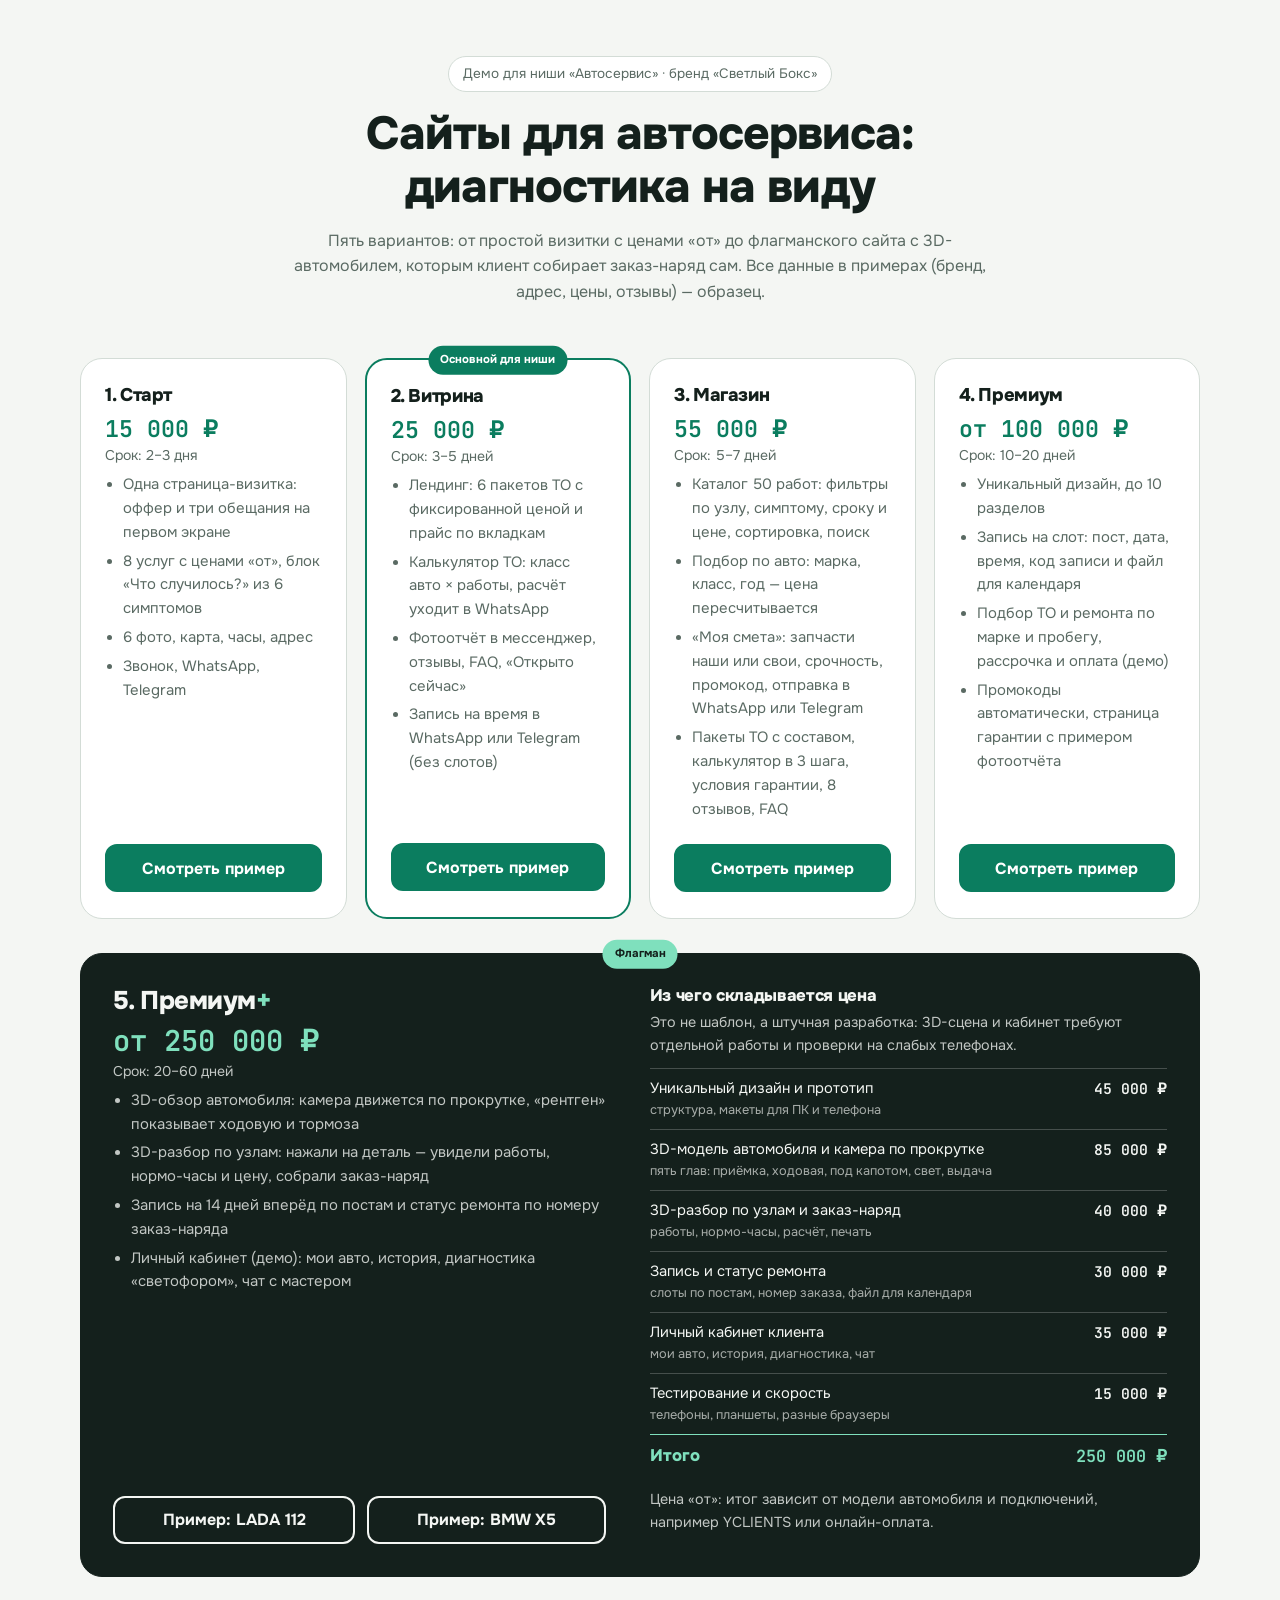
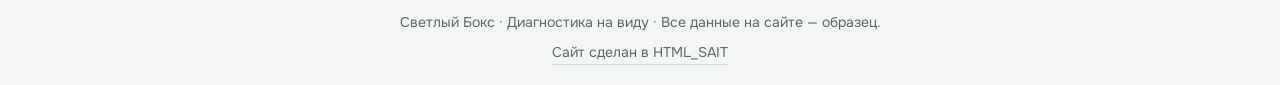
<file: index.html>
<!DOCTYPE html>
<html lang="ru">
<head>
<meta charset="UTF-8">
<meta name="viewport" content="width=device-width, initial-scale=1">
<meta name="robots" content="noindex, nofollow">
<title>Сайты для автосервиса: 5 тарифов — примеры</title>
<meta name="description" content="Пять вариантов сайта для автосервиса: от визитки с ценами до 3D-разбора автомобиля и личного кабинета. Все данные в примерах — образец.">
<meta property="og:type" content="website">
<meta property="og:title" content="Сайты для автосервиса: 5 тарифов — примеры">
<meta property="og:description" content="Пять вариантов сайта для автосервиса: от визитки с ценами до 3D-разбора автомобиля и личного кабинета. Все данные в примерах — образец.">
<meta property="og:image" content="img/1727893119356.jpg">
<link href="fonts/fonts.css" rel="stylesheet">
<!-- Яндекс Метрика: вставьте сюда код счётчика клиента -->
<script>document.documentElement.className+=" js"</script>
<style>
:root{--bg:#f4f6f3;--bg2:#e8eee9;--card:#ffffff;--ink:#14201c;--mute:#5a6a63;--acc:#0b7d5f;--acc-ink:#ffffff;--line:#d3dcd6;--warn:#b76a0a;--wa:#177f44;--tg:#1d76b0;--r:16px}
*{box-sizing:border-box}
html{scroll-behavior:smooth;-webkit-text-size-adjust:100%}
body{margin:0;background:var(--bg);color:var(--ink);font:16px/1.6 Onest,system-ui,-apple-system,"Segoe UI",Roboto,sans-serif;overflow-x:hidden}
h1,h2,h3{margin:0;font-weight:800;line-height:1.14;letter-spacing:-.02em;overflow-wrap:break-word}
p{margin:0}
a{color:inherit}
img{max-width:100%}
[hidden]{display:none!important}
.wr{max-width:1160px;margin:0 auto;padding:0 20px}
.mono{font-family:"JetBrains Mono",ui-monospace,Consolas,monospace;font-variant-numeric:tabular-nums}
:focus-visible{outline:3px solid var(--acc);outline-offset:2px}
.btn{display:inline-flex;align-items:center;justify-content:center;gap:8px;min-height:48px;padding:12px 22px;border-radius:12px;border:2px solid var(--acc);background:var(--acc);color:var(--acc-ink);font:700 1rem/1.2 Onest,system-ui,sans-serif;text-decoration:none;cursor:pointer;transition:transform .2s,box-shadow .2s}
.btn:hover{transform:translateY(-2px);box-shadow:0 10px 20px -12px var(--ink)}
.btn.line{background:transparent;color:var(--ink);border-color:var(--ink)}
.btn.ghost{background:transparent;color:var(--bg);border-color:var(--bg)}
.btns{display:flex;flex-wrap:wrap;gap:12px}
.top{padding:56px 0 34px;text-align:center}
.top h1{font-size:clamp(1.7rem,4.4vw,2.9rem);max-width:22ch;margin:16px auto 14px}
.top p{color:var(--mute);max-width:64ch;margin:0 auto}
.chip{display:inline-block;border:1px solid var(--line);background:var(--card);border-radius:999px;padding:6px 14px;font-size:.85rem;color:var(--mute)}
.g{display:grid;grid-template-columns:repeat(4,1fr);gap:18px;row-gap:34px;margin-top:20px}
.c{position:relative;background:var(--card);border:1px solid var(--line);border-radius:22px;padding:26px 24px;display:flex;flex-direction:column;gap:10px;transition:transform .25s,box-shadow .25s}
.c:hover{transform:translateY(-4px);box-shadow:0 20px 40px -26px var(--ink)}
.c h2{font-size:1.15rem}
.c .p{font-family:"JetBrains Mono",ui-monospace,Consolas,monospace;font-weight:600;font-size:1.45rem;line-height:1.15;color:var(--acc)}
.c .p small{display:block;font-family:Onest,system-ui,sans-serif;font-weight:400;font-size:.88rem;color:var(--mute);margin-top:4px}
.c ul{margin:0;padding-left:18px;color:var(--mute);font-size:.93rem;flex:1}
.c ul li{margin-bottom:5px}
.c .btn{margin-top:8px}
.c.top2{border:2px solid var(--acc)}
.lab{position:absolute;top:0;left:50%;transform:translate(-50%,-50%);white-space:nowrap;background:var(--acc);color:var(--acc-ink);font-size:.72rem;font-weight:700;padding:5px 12px;border-radius:999px}
.plus{grid-column:1/-1;display:grid;grid-template-columns:1fr 1.05fr;gap:14px 44px;background:var(--ink);color:var(--bg);border-color:var(--ink);padding:32px}
.plus:hover{transform:none}
.plus h2{font-size:1.6rem}.plus h2 span{color:#7fe0bd}
.plus .p{font-size:1.8rem;color:#7fe0bd}
.plus .p small,.plus ul{color:rgba(244,246,243,.78)}
.plus .l{display:flex;flex-direction:column;gap:10px}
.plus .lab{background:#7fe0bd;color:var(--ink)}
.why h3{margin:0 0 6px;font-size:1.05rem}
.why p{margin:0 0 10px;color:rgba(244,246,243,.78);font-size:.9rem}
.why table{width:100%;border-collapse:collapse;font-size:.92rem}
.why td{padding:8px 0;border-top:1px solid rgba(244,246,243,.22);vertical-align:top}
.why td small{display:block;color:rgba(244,246,243,.66);font-size:.8rem}
.why td:last-child{text-align:right;white-space:nowrap;font-weight:700;padding-left:14px;font-family:"JetBrains Mono",monospace}
.why tr.t td{border-top:1px solid #7fe0bd;color:#7fe0bd;font-size:1.05rem;font-weight:800}
.mt10{margin-top:10px!important}
.foot{text-align:center;color:var(--mute);font-size:.88rem;margin:34px 0 0;padding-bottom:20px}
.foot a{color:var(--mute);text-decoration:none;border-bottom:1px solid var(--line);display:inline-block;margin-top:8px}
.foot a:hover{color:var(--acc)}
.btns .btn{flex:1 1 auto}
@media(prefers-reduced-motion:reduce){html{scroll-behavior:auto}.btn,.c{transition:none}.c:hover,.btn:hover{transform:none}}
@media(max-width:1100px){.g{grid-template-columns:1fr 1fr}}
@media(max-width:900px){.plus{grid-template-columns:1fr}}
@media(max-width:620px){.g{grid-template-columns:1fr}.plus{padding:24px}.top{padding-top:34px}}
</style>
</head>
<body>
<main class="wr">
<section class="top">
  <span class="chip">Демо для ниши «Автосервис» · бренд «Светлый Бокс»</span>
  <h1>Сайты для автосервиса: диагностика на виду</h1>
  <p>Пять вариантов: от простой визитки с ценами «от» до флагманского сайта с 3D-автомобилем, которым клиент собирает заказ-наряд сам. Все данные в примерах (бренд, адрес, цены, отзывы) — образец.</p>
</section>
<div class="g">
  <div class="c"><h2>1. Старт</h2><div class="p">15 000 ₽<small>Срок: 2–3 дня</small></div><ul><li>Одна страница-визитка: оффер и три обещания на первом экране</li><li>8 услуг с ценами «от», блок «Что случилось?» из 6 симптомов</li><li>6 фото, карта, часы, адрес</li><li>Звонок, WhatsApp, Telegram</li></ul><a class="btn" href="1-start/index.html">Смотреть пример</a></div>
  <div class="c top2"><span class="lab">Основной для ниши</span><h2>2. Витрина</h2><div class="p">25 000 ₽<small>Срок: 3–5 дней</small></div><ul><li>Лендинг: 6 пакетов ТО с фиксированной ценой и прайс по вкладкам</li><li>Калькулятор ТО: класс авто × работы, расчёт уходит в WhatsApp</li><li>Фотоотчёт в мессенджер, отзывы, FAQ, «Открыто сейчас»</li><li>Запись на время в WhatsApp или Telegram (без слотов)</li></ul><a class="btn" href="2-vitrina/index.html">Смотреть пример</a></div>
  <div class="c"><h2>3. Магазин</h2><div class="p">55 000 ₽<small>Срок: 5–7 дней</small></div><ul><li>Каталог 50 работ: фильтры по узлу, симптому, сроку и цене, сортировка, поиск</li><li>Подбор по авто: марка, класс, год — цена пересчитывается</li><li>«Моя смета»: запчасти наши или свои, срочность, промокод, отправка в WhatsApp или Telegram</li><li>Пакеты ТО с составом, калькулятор в 3 шага, условия гарантии, 8 отзывов, FAQ</li></ul><a class="btn" href="3-magazin/index.html">Смотреть пример</a></div>
  <div class="c"><h2>4. Премиум</h2><div class="p">от 100 000 ₽<small>Срок: 10–20 дней</small></div><ul><li>Уникальный дизайн, до 10 разделов</li><li>Запись на слот: пост, дата, время, код записи и файл для календаря</li><li>Подбор ТО и ремонта по марке и пробегу, рассрочка и оплата (демо)</li><li>Промокоды автоматически, страница гарантии с примером фотоотчёта</li></ul><a class="btn" href="4-premium/index.html">Смотреть пример</a></div>
  <div class="c plus"><span class="lab">Флагман</span>
    <div class="l"><h2>5. Премиум<span>+</span></h2><div class="p">от 250 000 ₽<small>Срок: 20–60 дней</small></div><ul><li>3D-обзор автомобиля: камера движется по прокрутке, «рентген» показывает ходовую и тормоза</li><li>3D-разбор по узлам: нажали на деталь — увидели работы, нормо-часы и цену, собрали заказ-наряд</li><li>Запись на 14 дней вперёд по постам и статус ремонта по номеру заказ-наряда</li><li>Личный кабинет (демо): мои авто, история, диагностика «светофором», чат с мастером</li></ul>
      <div class="btns"><a class="btn ghost" href="https://artemdobrovolskii1-bit.github.io/Avtoservis/">Пример: LADA 112</a><a class="btn ghost" href="https://artemdobrovolskii1-bit.github.io/avtoservis-bmw/">Пример: BMW X5</a></div></div>
    <div class="why"><h3>Из чего складывается цена</h3><p>Это не шаблон, а штучная разработка: 3D-сцена и кабинет требуют отдельной работы и проверки на слабых телефонах.</p><table>
      <tr><td>Уникальный дизайн и прототип<small>структура, макеты для ПК и телефона</small></td><td>45 000 ₽</td></tr>
      <tr><td>3D-модель автомобиля и камера по прокрутке<small>пять глав: приёмка, ходовая, под капотом, свет, выдача</small></td><td>85 000 ₽</td></tr>
      <tr><td>3D-разбор по узлам и заказ-наряд<small>работы, нормо-часы, расчёт, печать</small></td><td>40 000 ₽</td></tr>
      <tr><td>Запись и статус ремонта<small>слоты по постам, номер заказа, файл для календаря</small></td><td>30 000 ₽</td></tr>
      <tr><td>Личный кабинет клиента<small>мои авто, история, диагностика, чат</small></td><td>35 000 ₽</td></tr>
      <tr><td>Тестирование и скорость<small>телефоны, планшеты, разные браузеры</small></td><td>15 000 ₽</td></tr>
      <tr class="t"><td>Итого</td><td>250 000 ₽</td></tr></table>
      <p class="mt10">Цена «от»: итог зависит от модели автомобиля и подключений, например YCLIENTS или онлайн-оплата.</p></div>
  </div>
</div>
<p class="foot">Светлый Бокс · Диагностика на виду · Все данные на сайте — образец.<br><a href="https://saitnazakaz.site/" target="_blank" rel="noopener">Сайт сделан в HTML_SAIT</a></p>
</main>
</body>
</html>
</file>
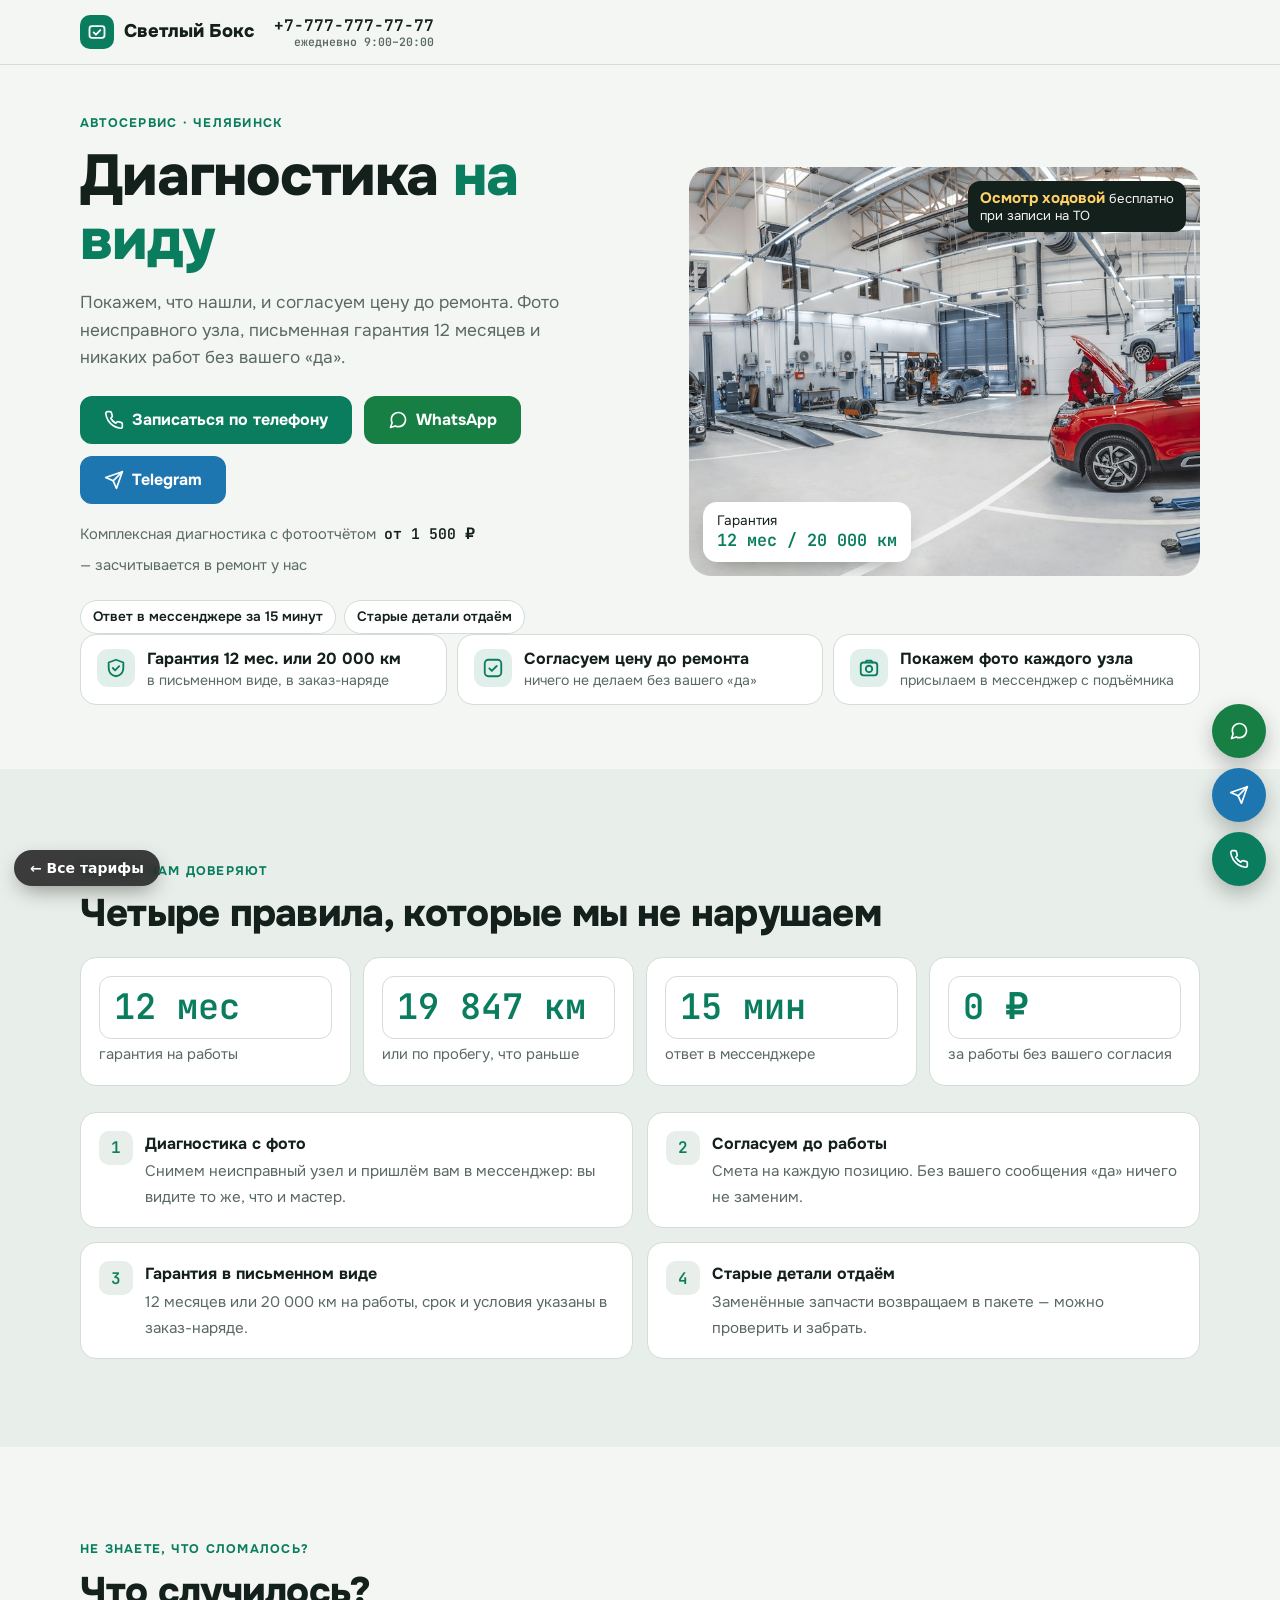
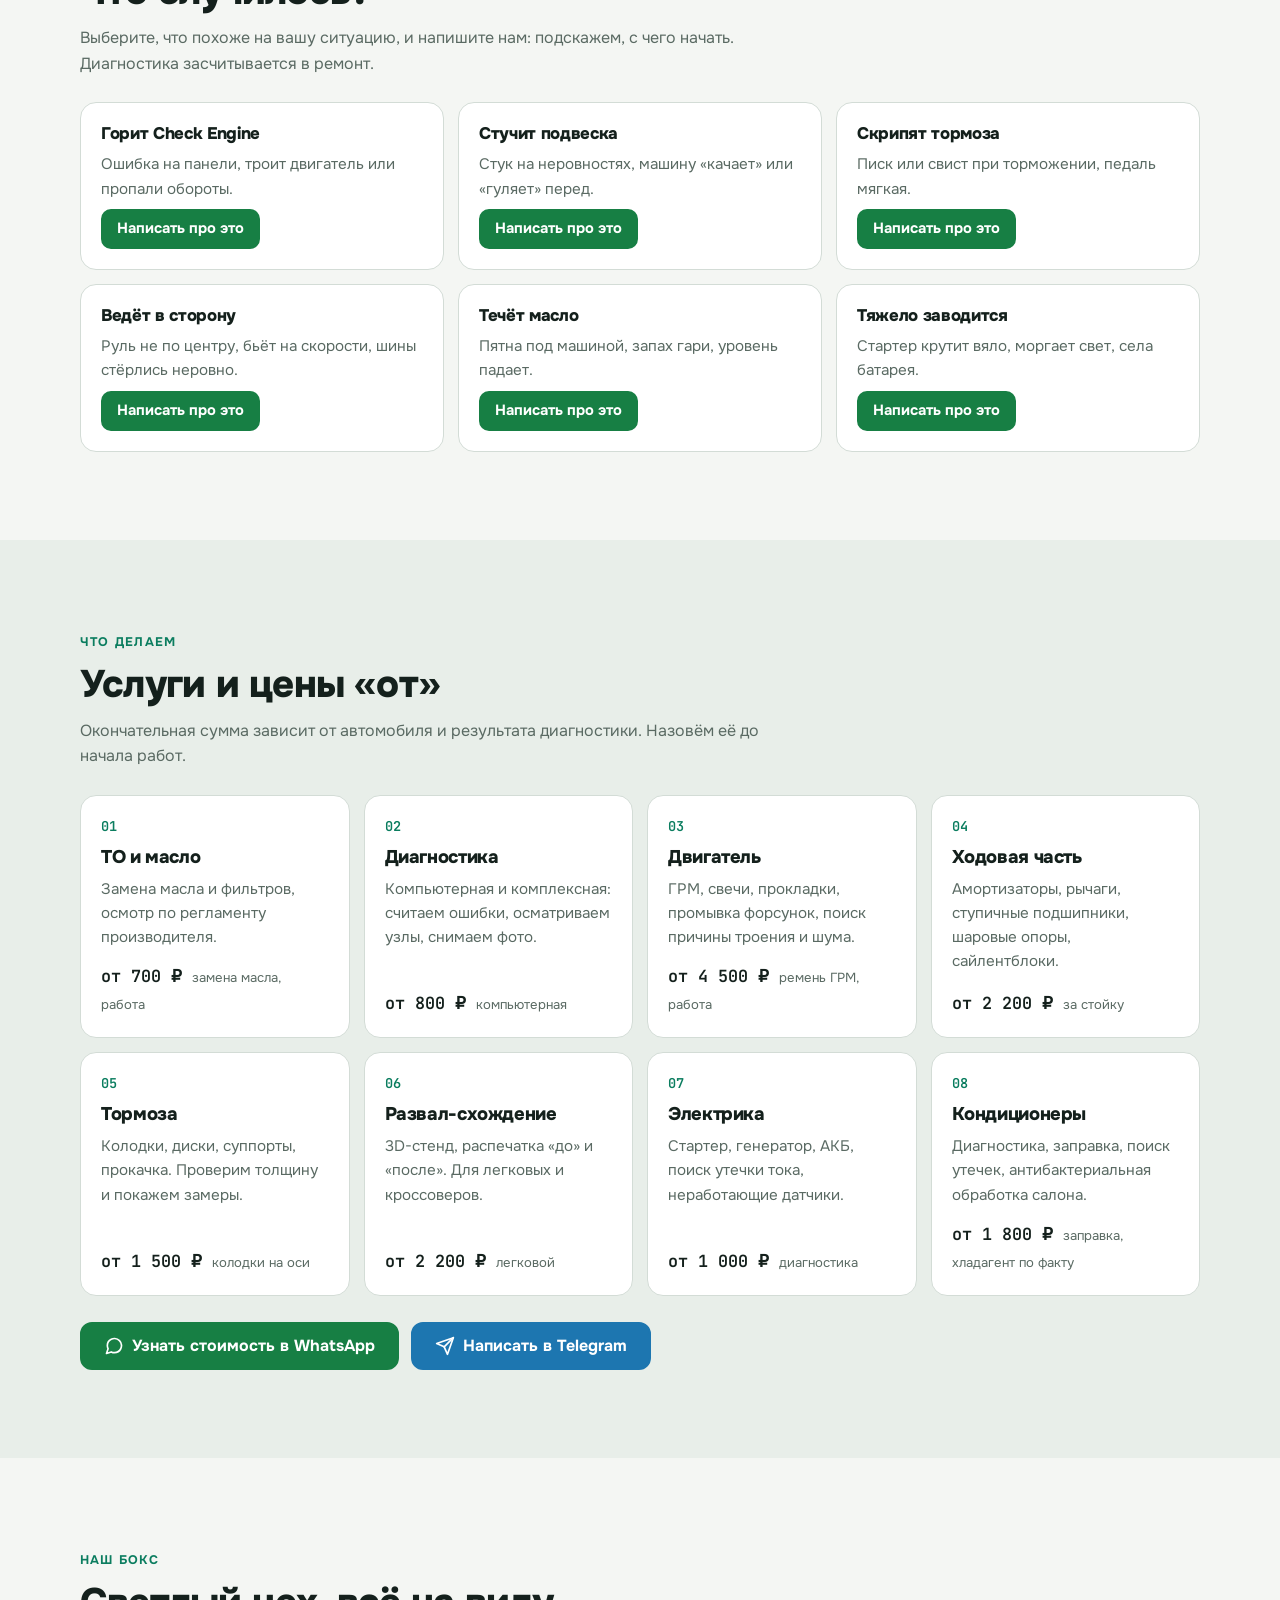
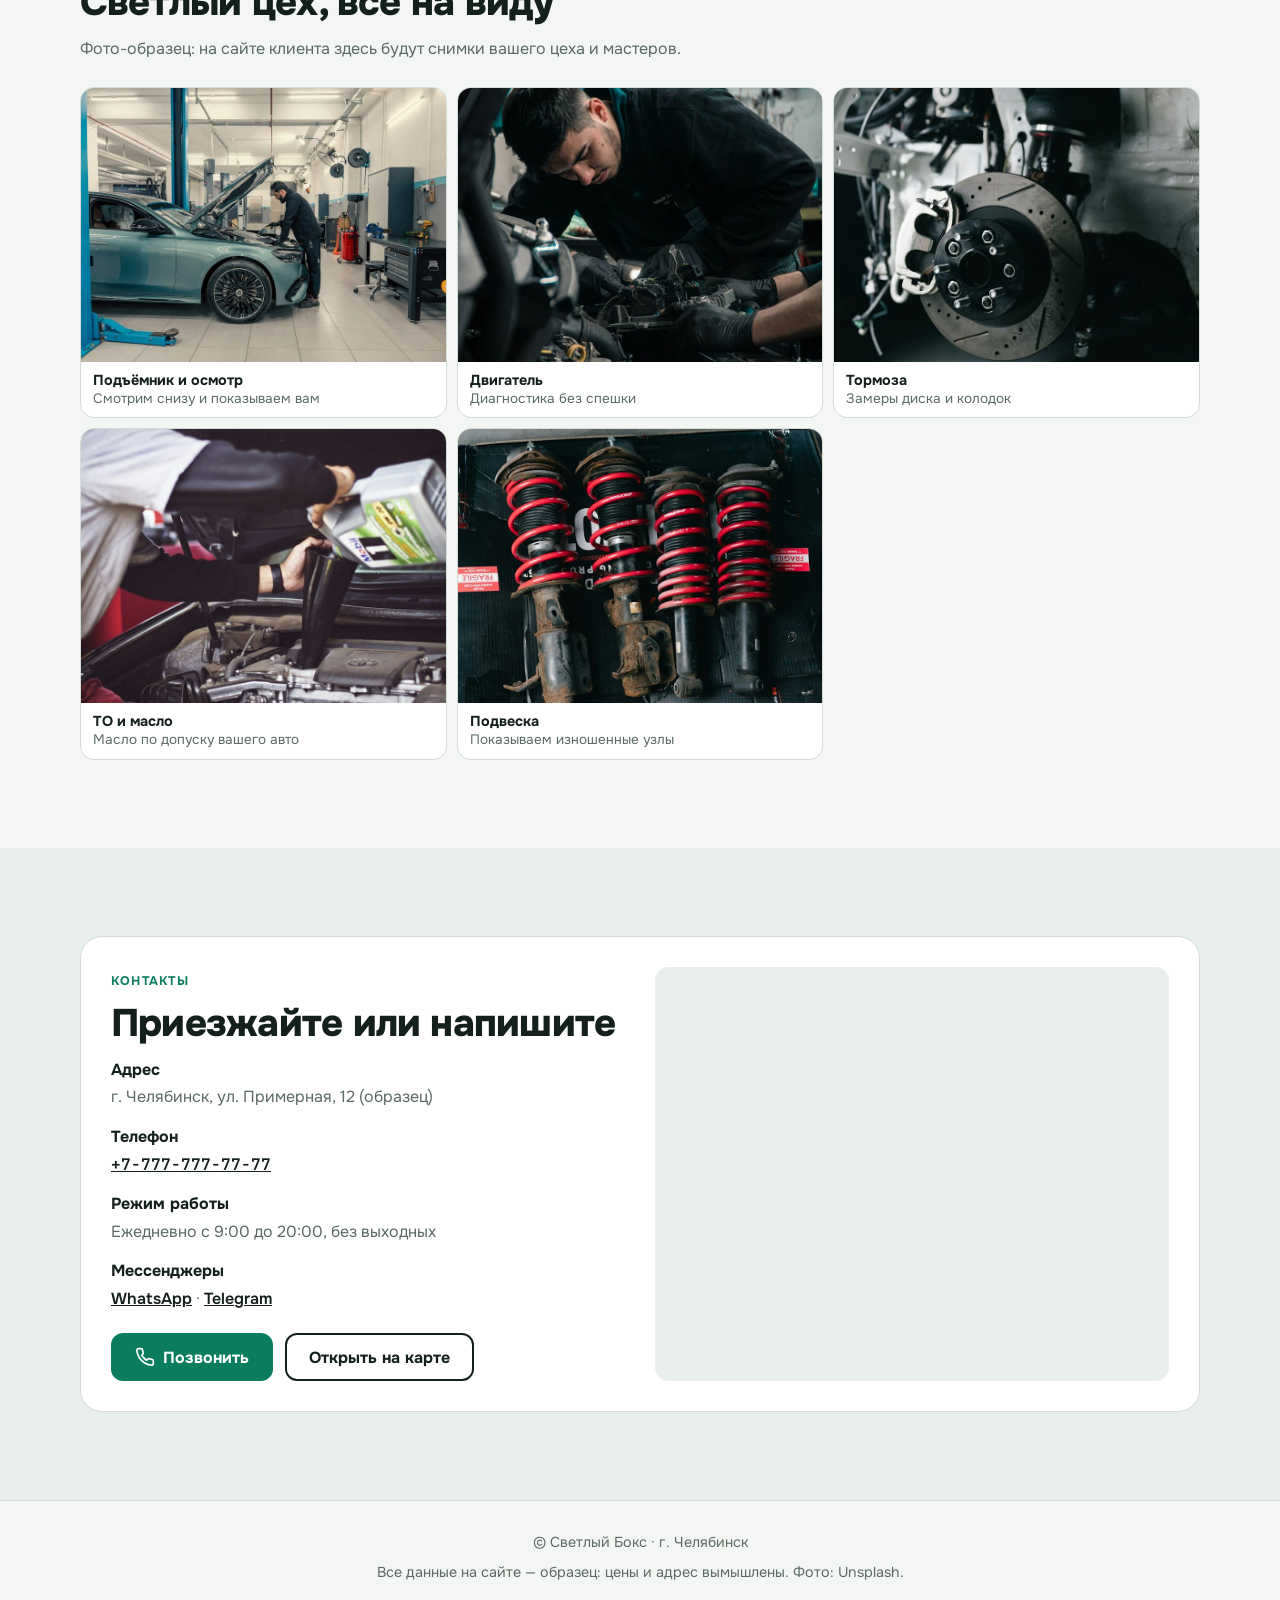
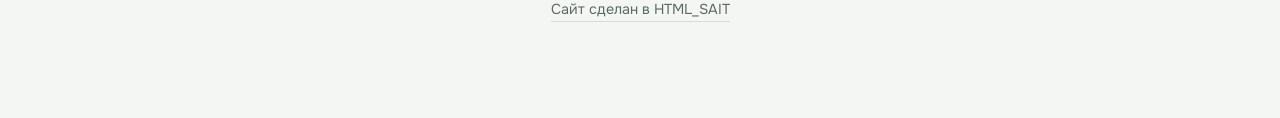
<file: 1-start/index.html>
<!DOCTYPE html>
<html lang="ru">
<head>
<meta charset="UTF-8">
<meta name="viewport" content="width=device-width, initial-scale=1">
<meta name="robots" content="noindex, nofollow">
<title>Светлый Бокс — автосервис в Челябинске, диагностика на виду</title>
<meta name="description" content="Автосервис в Челябинске: ТО, диагностика, двигатель, ходовая, тормоза, развал-схождение. Покажем фото неисправности и согласуем цену до ремонта. Гарантия 12 месяцев.">
<meta property="og:title" content="Светлый Бокс — диагностика на виду">
<meta property="og:description" content="Фото неисправности до ремонта, цена согласована заранее, гарантия 12 месяцев или 20 000 км.">
<meta property="og:type" content="website">
<meta property="og:image" content="img/1727893119356.jpg">
<link href="fonts/fonts.css" rel="stylesheet">
<script>document.documentElement.className+=" js"</script>
<!-- Яндекс Метрика: вставьте сюда код счётчика клиента -->
<style>
:root{--bg:#f4f6f3;--bg2:#e8eee9;--card:#ffffff;--ink:#14201c;--mute:#5a6a63;--acc:#0b7d5f;--acc-ink:#ffffff;--line:#d3dcd6;--warn:#b76a0a;--err:#b3261e;--wa:#177f44;--tg:#1d76b0;--r:16px}
*{box-sizing:border-box}
html{scroll-behavior:smooth;scroll-padding-top:76px}
body{margin:0;background:var(--bg);color:var(--ink);font:16px/1.6 Onest,system-ui,-apple-system,"Segoe UI",Roboto,sans-serif;overflow-x:hidden;-webkit-text-size-adjust:100%}
img{max-width:100%}
a{color:inherit}
h1,h2,h3,h4{margin:0;font-weight:800;line-height:1.12;letter-spacing:-.02em}
h1{font-size:clamp(2rem,6.4vw,3.6rem)}
h2{font-size:clamp(1.6rem,4vw,2.4rem);margin-bottom:12px}
h3{font-size:1.1rem;line-height:1.25}
p{margin:0}
.mono{font-family:"JetBrains Mono",ui-monospace,Consolas,monospace;font-variant-numeric:tabular-nums}
.wr{max-width:1160px;margin:0 auto;padding:0 20px}
.sec{padding:52px 0}
.sec.alt{background:var(--bg2)}
.tag{display:inline-block;color:var(--acc);font-weight:700;font-size:.78rem;letter-spacing:.1em;text-transform:uppercase;margin-bottom:10px}
.lead{color:var(--mute);max-width:64ch;margin-bottom:26px}
.sr{position:absolute;width:1px;height:1px;overflow:hidden;clip:rect(0 0 0 0);white-space:nowrap}
:focus-visible{outline:3px solid var(--acc);outline-offset:2px}

/* кнопки */
.btn{display:inline-flex;align-items:center;justify-content:center;gap:8px;min-height:48px;padding:12px 22px;border-radius:12px;border:2px solid var(--acc);font-family:inherit;font-weight:700;font-size:1rem;line-height:1.2;text-decoration:none;cursor:pointer;background:var(--acc);color:var(--acc-ink);transition:transform .2s,filter .2s,box-shadow .2s}
.btn:hover{filter:brightness(1.1);transform:translateY(-1px);box-shadow:0 8px 18px -10px rgba(20,32,28,.5)}
.btn.line{background:transparent;color:var(--ink);border-color:var(--ink)}
.btn.wa{background:var(--wa);border-color:var(--wa);color:#fff}
.btn.tg{background:var(--tg);border-color:var(--tg);color:#fff}
.btn.sm{min-height:40px;padding:8px 14px;font-size:.92rem;border-radius:10px}
.btn svg,.fl svg{width:20px;height:20px;flex:none;fill:none;stroke:currentColor;stroke-width:2;stroke-linecap:round;stroke-linejoin:round}
.btns{display:flex;flex-wrap:wrap;gap:12px}

/* шапка */
.nav{position:sticky;top:0;z-index:40;background:rgba(244,246,243,.94);-webkit-backdrop-filter:blur(8px);backdrop-filter:blur(8px);border-bottom:1px solid var(--line)}
.nav .wr{display:flex;align-items:center;gap:14px;min-height:64px}
.logo{display:flex;align-items:center;gap:10px;font-weight:800;font-size:1.15rem;text-decoration:none;white-space:nowrap}
.logo i{width:34px;height:34px;border-radius:10px;background:var(--acc);display:grid;place-items:center}
.logo i svg{width:20px;height:20px;fill:none;stroke:var(--acc-ink);stroke-width:2.2;stroke-linecap:round;stroke-linejoin:round}
.menu{display:none;margin-left:auto;gap:4px;align-items:center}
.menu a{padding:8px 11px;border-radius:9px;text-decoration:none;font-weight:600;font-size:.95rem;color:var(--ink)}
.menu a:hover{background:var(--bg2)}
.tel{margin-left:auto;font-weight:800;text-decoration:none;white-space:nowrap;text-align:right;line-height:1.2}
.tel small{display:block;font-weight:600;color:var(--mute);font-size:.72rem}
.burger{width:46px;height:46px;border:1px solid var(--line);border-radius:12px;background:var(--card);display:grid;place-items:center;cursor:pointer;padding:0;color:var(--ink)}
.burger svg{width:22px;height:22px;stroke:currentColor;stroke-width:2;fill:none;stroke-linecap:round}
.mm{display:none;border-top:1px solid var(--line);background:var(--bg);padding:8px 20px 16px}
.mm.on{display:block}
.mm a{display:block;padding:12px 4px;border-bottom:1px solid var(--line);text-decoration:none;font-weight:600}
@media(max-width:480px){.tel small{display:none}.logo{font-size:1rem}.nav .wr{gap:10px}}
@media(max-width:360px){.nav .tel{display:none}.burger{margin-left:auto}}
.nav .wr .burger{margin-left:0}

/* первый экран */
.hero{padding:30px 0 44px}
.hero .wr{display:grid;gap:28px;align-items:center}
.hero h1 em{font-style:normal;color:var(--acc)}
.hero p.sub{color:var(--mute);font-size:1.08rem;margin:16px 0 24px;max-width:46ch}
.pic{position:relative;border-radius:22px;overflow:hidden;background:var(--bg2);aspect-ratio:4/3.2}
.pic img,.pic .ph{width:100%;height:100%;object-fit:cover;display:block}
.pic .bd2{position:absolute;left:14px;bottom:14px;background:var(--card);border-radius:14px;padding:10px 14px;box-shadow:0 10px 24px -12px rgba(20,32,28,.5);font-size:.85rem;line-height:1.3}
.pic .bd2 b{display:block;font-family:"JetBrains Mono",ui-monospace,Consolas,monospace;font-size:1.05rem;color:var(--acc)}
.open{display:inline-flex;align-items:center;gap:8px;font-weight:600;font-size:.9rem;background:var(--card);border:1px solid var(--line);border-radius:999px;padding:6px 14px;margin-bottom:16px}
.open::before{content:"";width:9px;height:9px;border-radius:50%;background:var(--mute)}
.open.on::before{background:var(--acc);box-shadow:0 0 0 4px rgba(11,125,95,.2)}
.chips{display:flex;flex-wrap:wrap;gap:8px;margin-top:22px}
.chips span{font-size:.85rem;font-weight:600;border:1px solid var(--line);background:var(--card);border-radius:999px;padding:5px 12px}

/* карточки, цифры */
.nums{display:grid;grid-template-columns:1fr 1fr;gap:12px}
.num{background:var(--card);border:1px solid var(--line);border-radius:var(--r);padding:18px}
.num b{display:block;font-family:"JetBrains Mono",ui-monospace,Consolas,monospace;font-size:clamp(1.5rem,5vw,2.2rem);color:var(--acc);line-height:1.1;font-weight:600}
.num span{color:var(--mute);font-size:.92rem;display:block;margin-top:4px}
.cards{display:grid;gap:14px}
.card{background:var(--card);border:1px solid var(--line);border-radius:var(--r);padding:20px;display:flex;flex-direction:column;gap:8px}
.card .ix{font-family:"JetBrains Mono",ui-monospace,Consolas,monospace;color:var(--acc);font-size:.85rem;font-weight:600}
.card p{color:var(--mute);font-size:.95rem}
.pr{font-family:"JetBrains Mono",ui-monospace,Consolas,monospace;font-weight:600;font-variant-numeric:tabular-nums}
.pr small{font-family:Onest,system-ui,sans-serif;font-weight:400;color:var(--mute);font-size:.82rem}
.old{text-decoration:line-through;color:var(--mute);font-weight:400;font-size:.9em}
.bd{display:inline-block;font-size:.72rem;font-weight:700;letter-spacing:.04em;text-transform:uppercase;padding:3px 9px;border-radius:999px;background:var(--acc);color:var(--acc-ink);align-self:flex-start}
.bd.new{background:var(--ink)}
.bd.sale{background:var(--warn)}
.gal{display:grid;grid-template-columns:1fr 1fr;gap:10px}
.gal figure{margin:0;border-radius:14px;overflow:hidden;background:var(--card);border:1px solid var(--line)}
.gal .im{aspect-ratio:4/3;background:var(--bg2)}
.gal img,.gal .ph{width:100%;height:100%;object-fit:cover;display:block}
.gal figcaption{padding:9px 12px;font-size:.85rem;color:var(--mute);line-height:1.35}
.gal figcaption b{display:block;color:var(--ink);font-size:.9rem}
img.ph,div.ph{background:var(--bg2)}
div.ph svg{width:100%;height:100%;display:block}
.phs .bg{fill:var(--bg2)}.phs .b{fill:var(--acc)}.phs .w{fill:var(--ink)}.phs .g{fill:var(--card);opacity:.85}

/* контакты */
.ct{display:grid;gap:22px;background:var(--card);border:1px solid var(--line);border-radius:22px;padding:22px}
.ct dl{margin:0}.ct dt{font-weight:700;margin-top:14px}.ct dt:first-child{margin-top:0}.ct dd{margin:2px 0 0;color:var(--mute)}
.ct dd a{color:var(--ink);font-weight:600}
.ct iframe{width:100%;height:100%;min-height:280px;border:0;border-radius:14px;background:var(--bg2)}

/* формы */
.fm{display:grid;gap:14px}
.fm label{display:grid;gap:6px;font-weight:600;font-size:.92rem}
.fm input,.fm select,.fm textarea,.in{width:100%;min-height:48px;padding:11px 14px;border:1.5px solid var(--line);border-radius:12px;background:var(--card);color:var(--ink);font:inherit;font-weight:400}
.fm textarea{min-height:96px;resize:vertical}
.fm input:focus,.fm select:focus,.fm textarea:focus,.in:focus{outline:none;border-color:var(--acc);box-shadow:0 0 0 3px rgba(11,125,95,.18)}
.row2{display:grid;gap:14px}
.cons{display:flex!important;grid-template-columns:none;gap:10px;align-items:flex-start;font-weight:400!important;font-size:.85rem!important;color:var(--mute)}
.cons input{width:22px;height:22px;min-height:0;margin-top:2px;flex:none;accent-color:var(--acc)}
.cons a{color:var(--acc)}
.note{font-size:.85rem;color:var(--mute)}

/* FAQ */
.faq details{background:var(--card);border:1px solid var(--line);border-radius:14px;margin-bottom:10px}
.faq summary{cursor:pointer;padding:16px 18px;font-weight:700;list-style:none;display:flex;justify-content:space-between;gap:14px;align-items:center}
.faq summary::-webkit-details-marker{display:none}
.faq summary::after{content:"+";font-family:"JetBrains Mono",monospace;font-size:1.3rem;color:var(--acc);flex:none}
.faq details[open] summary::after{content:"\2212"}
.faq details p{padding:0 18px 16px;color:var(--mute)}

/* подвал и плавающие */
footer{border-top:1px solid var(--line);padding:30px 0 96px;color:var(--mute);font-size:.9rem;text-align:center}
footer .wr{display:grid;gap:6px}
.float{position:fixed;right:14px;bottom:calc(14px + env(safe-area-inset-bottom,0px));display:flex;flex-direction:column;gap:10px;z-index:45}
.fl{width:54px;height:54px;border-radius:50%;display:grid;place-items:center;color:#fff;text-decoration:none;box-shadow:0 8px 20px rgba(20,32,28,.28);transition:transform .2s}
.fl:hover{transform:scale(1.07)}
.fl.wa{background:var(--wa)}.fl.tg{background:var(--tg)}.fl.call{background:var(--acc)}
.toast{position:fixed;left:50%;bottom:76px;transform:translate(-50%,20px);background:var(--ink);color:var(--bg);padding:10px 18px;border-radius:12px;font-size:.92rem;opacity:0;pointer-events:none;transition:opacity .25s,transform .25s;z-index:60;max-width:90vw;text-align:center}
.toast.on{opacity:1;transform:translate(-50%,0)}

/* появление */
html.js .rv{opacity:0;transform:translateY(14px);transition:opacity .5s ease,transform .5s ease}
html.js .rv.in{opacity:1;transform:none}
@media(prefers-reduced-motion:reduce){html{scroll-behavior:auto}html.js .rv{opacity:1;transform:none;transition:none}.btn,.fl,.toast{transition:none}.btn:hover,.fl:hover{transform:none}}

/* адаптив */
@media(min-width:600px){.cards.c2,.cards.c3,.cards.c4{grid-template-columns:1fr 1fr}.row2{grid-template-columns:1fr 1fr}.gal{grid-template-columns:repeat(3,1fr)}}
@media(min-width:768px){.sec{padding:72px 0}.hero{padding:44px 0 64px}.hero .wr{grid-template-columns:1.05fr .95fr;gap:44px}.nums{grid-template-columns:repeat(4,1fr)}.ct{grid-template-columns:1fr 1fr;padding:30px;gap:30px}.cards.c3{grid-template-columns:repeat(3,1fr)}.cards.c4{grid-template-columns:repeat(2,1fr)}}
@media(min-width:1000px){.menu{display:flex}.burger,.mm{display:none!important}.tel{margin-left:6px}}
@media(min-width:1200px){.sec{padding:88px 0}.cards.c4{grid-template-columns:repeat(4,1fr)}}

/* Старт */
.svc .pr{font-size:1.05rem;margin-top:auto;padding-top:6px}
.svc .card h3{font-size:1.15rem}
.why{display:grid;gap:14px}
.why li{list-style:none;background:var(--card);border:1px solid var(--line);border-radius:var(--r);padding:18px 18px 18px 64px;position:relative}
.why{padding:0;margin:0}
.why li::before{content:attr(data-n);position:absolute;left:18px;top:18px;width:34px;height:34px;border-radius:10px;background:var(--bg2);color:var(--acc);display:grid;place-items:center;font-family:"JetBrains Mono",monospace;font-weight:600}
.why b{display:block;margin-bottom:2px}
.why span{color:var(--mute);font-size:.95rem}
.hours{display:inline-block;margin-top:2px}
@media(min-width:768px){.why{grid-template-columns:1fr 1fr}.cards.c4{grid-template-columns:repeat(2,1fr)}}
@media(min-width:1000px){.cards.c4{grid-template-columns:repeat(4,1fr)}}
/* Старт: полоса обещаний, симптомы, подпись */
[hidden]{display:none!important}
.stripe{display:grid;gap:10px}
.stripe div{display:flex;gap:12px;align-items:flex-start;background:var(--card);border:1px solid var(--line);border-radius:var(--r);padding:14px 16px}
.stripe i{flex:none;width:38px;height:38px;border-radius:11px;background:rgba(11,125,95,.12);display:grid;place-items:center}
.stripe svg{width:22px;height:22px;fill:none;stroke:var(--acc);stroke-width:2;stroke-linecap:round;stroke-linejoin:round}
.stripe b{display:block;line-height:1.25}
.stripe span{color:var(--mute);font-size:.88rem;line-height:1.4;display:block;margin-top:2px}
.anchor{display:inline-flex;gap:8px;align-items:baseline;flex-wrap:wrap;margin-top:18px;font-size:.92rem;color:var(--mute)}
.anchor b{font-family:"JetBrains Mono",ui-monospace,Consolas,monospace;color:var(--ink);font-weight:600}
.pic .bd3{position:absolute;right:14px;top:14px;background:var(--ink);color:var(--bg);border-radius:12px;padding:8px 12px;font-size:.82rem;line-height:1.25;max-width:70%}
.pic .bd3 b{color:#ffd166;font-size:.95rem}
.sym .card h3{font-size:1.05rem}
.sym .card .btn{margin-top:auto;align-self:flex-start}
.hero .wr.s2{display:block;padding-top:0}
footer .made{display:inline-block;margin-top:8px;color:var(--mute);text-decoration:none;border-bottom:1px solid var(--line)}
footer .made:hover{color:var(--acc)}
@media(min-width:600px){.stripe{grid-template-columns:repeat(3,1fr)}}
</style>
</head>
<body><a href="../index.html" class="tarify-back" aria-label="Вернуться ко всем тарифам" style="position:fixed;left:14px;bottom:calc(14px + env(safe-area-inset-bottom,0px));z-index:2147483000;display:inline-flex;align-items:center;gap:6px;padding:11px 16px;border-radius:999px;background:rgba(20,20,20,.82);color:#fff;font:600 14px/1 system-ui,-apple-system,'Segoe UI',Roboto,sans-serif;text-decoration:none;box-shadow:0 8px 22px -6px rgba(0,0,0,.45);-webkit-backdrop-filter:blur(6px);backdrop-filter:blur(6px)">← Все тарифы</a><script data-fp>(function(){try{var k="fp:"+location.pathname.split("/")[1],q=/[?&]from=portfolio(&|$)/.test(location.search);if(q)sessionStorage.setItem(k,"1");if(q||sessionStorage.getItem(k)){var b=document.querySelector(".tarify-back");if(b)b.style.display="none"}}catch(e){}})();</script>
<header class="nav">
  <div class="wr">
    <a class="logo" href="#top" aria-label="Светлый Бокс — на главную"><i><svg viewBox="0 0 24 24" aria-hidden="true"><rect x="3" y="5" width="18" height="14" rx="3"/><path d="M8 12.5l2.7 2.7L16 9.8"/></svg></i>Светлый Бокс</a>
    <a class="tel mono" href="tel:+77777777777">+7-777-777-77-77<small>ежедневно 9:00–20:00</small></a>
  </div>
</header>

<main>
<section class="hero" id="top">
  <div class="wr">
    <div>
      <p class="tag">Автосервис · Челябинск</p>
      <h1>Диагностика <em>на виду</em></h1>
      <p class="sub">Покажем, что нашли, и согласуем цену до ремонта. Фото неисправного узла, письменная гарантия 12 месяцев и никаких работ без вашего «да».</p>
      <div class="btns">
        <a class="btn" href="tel:+77777777777"><svg viewBox="0 0 24 24" aria-hidden="true"><path d="M22 16.92v3a2 2 0 0 1-2.18 2 19.79 19.79 0 0 1-8.63-3.07 19.5 19.5 0 0 1-6-6 19.79 19.79 0 0 1-3.07-8.67A2 2 0 0 1 4.11 2h3a2 2 0 0 1 2 1.72 12.84 12.84 0 0 0 .7 2.81 2 2 0 0 1-.45 2.11L8.09 9.91a16 16 0 0 0 6 6l1.27-1.27a2 2 0 0 1 2.11-.45 12.84 12.84 0 0 0 2.81.7A2 2 0 0 1 22 16.92z"/></svg>Записаться по телефону</a>
        <a class="btn wa" href="https://wa.me/77777777777?text=%D0%97%D0%B4%D1%80%D0%B0%D0%B2%D1%81%D1%82%D0%B2%D1%83%D0%B9%D1%82%D0%B5!%20%D0%A5%D0%BE%D1%87%D1%83%20%D0%B7%D0%B0%D0%BF%D0%B8%D1%81%D0%B0%D1%82%D1%8C%D1%81%D1%8F%20%D0%BD%D0%B0%20%D0%B4%D0%B8%D0%B0%D0%B3%D0%BD%D0%BE%D1%81%D1%82%D0%B8%D0%BA%D1%83." target="_blank" rel="noopener"><svg viewBox="0 0 24 24" aria-hidden="true"><path d="M21 11.5a8.38 8.38 0 0 1-.9 3.8 8.5 8.5 0 0 1-7.6 4.7 8.38 8.38 0 0 1-3.8-.9L3 21l1.9-5.7a8.38 8.38 0 0 1-.9-3.8 8.5 8.5 0 0 1 4.7-7.6 8.38 8.38 0 0 1 3.8-.9h.5a8.48 8.48 0 0 1 8 8v.5z"/></svg>WhatsApp</a>
        <a class="btn tg" href="https://t.me/" target="_blank" rel="noopener"><svg viewBox="0 0 24 24" aria-hidden="true"><path d="M22 2L11 13"/><path d="M22 2l-7 20-4-9-9-4 20-7z"/></svg>Telegram</a>
      </div>
      <p class="anchor"><span>Комплексная диагностика с фотоотчётом</span><b>от 1 500 ₽</b><span>— засчитывается в ремонт у нас</span></p>
      <div class="chips"><span>Ответ в мессенджере за 15 минут</span><span>Старые детали отдаём</span></div>
    </div>
    <div class="pic"><img class="ph" src="img/1727893119356.jpg" width="1000" height="800" alt="Светлый просторный цех автосервиса с подъёмниками" fetchpriority="high" decoding="async">
      <div class="bd3"><b>Осмотр ходовой</b> бесплатно<br>при записи на ТО</div>
      <div class="bd2">Гарантия<b>12 мес / 20 000 км</b></div>
    </div>
  </div>
  <div class="wr s2">
    <div class="stripe">
      <div><i><svg viewBox="0 0 24 24" aria-hidden="true"><path d="M12 3l8 3v6c0 4.5-3.2 8-8 9-4.8-1-8-4.5-8-9V6z"/><path d="M8.5 12l2.5 2.5L15.5 10"/></svg></i><p><b>Гарантия 12 мес. или 20 000 км</b><span>в письменном виде, в заказ-наряде</span></p></div>
      <div><i><svg viewBox="0 0 24 24" aria-hidden="true"><rect x="3" y="3" width="18" height="18" rx="4"/><path d="M8 12.5l2.7 2.7L16 9.8"/></svg></i><p><b>Согласуем цену до ремонта</b><span>ничего не делаем без вашего «да»</span></p></div>
      <div><i><svg viewBox="0 0 24 24" aria-hidden="true"><rect x="3" y="6" width="18" height="14" rx="3"/><circle cx="12" cy="13" r="3.5"/><path d="M8 6l1.5-2h5L16 6"/></svg></i><p><b>Покажем фото каждого узла</b><span>присылаем в мессенджер с подъёмника</span></p></div>
    </div>
  </div>
</section>

<section class="sec alt" id="pochemu" aria-labelledby="h-why">
  <div class="wr">
    <p class="tag">Почему нам доверяют</p>
    <h2 id="h-why">Четыре правила, которые мы не нарушаем</h2>
    <div class="nums" style="margin:22px 0 26px">
      <div class="num"><b data-count="12" data-suf=" мес">12 мес</b><span>гарантия на работы</span></div>
      <div class="num"><b data-count="20000" data-suf=" км">20&nbsp;000 км</b><span>или по пробегу, что раньше</span></div>
      <div class="num"><b data-count="15" data-suf=" мин">15 мин</b><span>ответ в мессенджере</span></div>
      <div class="num"><b data-count="0" data-suf=" ₽">0 ₽</b><span>за работы без вашего согласия</span></div>
    </div>
    <ol class="why">
      <li data-n="1"><b>Диагностика с фото</b><span>Снимем неисправный узел и пришлём вам в мессенджер: вы видите то же, что и мастер.</span></li>
      <li data-n="2"><b>Согласуем до работы</b><span>Смета на каждую позицию. Без вашего сообщения «да» ничего не заменим.</span></li>
      <li data-n="3"><b>Гарантия в письменном виде</b><span>12 месяцев или 20 000 км на работы, срок и условия указаны в заказ-наряде.</span></li>
      <li data-n="4"><b>Старые детали отдаём</b><span>Заменённые запчасти возвращаем в пакете — можно проверить и забрать.</span></li>
    </ol>
  </div>
</section>

<section class="sec" id="simptomy" aria-labelledby="h-sym">
  <div class="wr">
    <p class="tag">Не знаете, что сломалось?</p>
    <h2 id="h-sym">Что случилось?</h2>
    <p class="lead">Выберите, что похоже на вашу ситуацию, и напишите нам: подскажем, с чего начать. Диагностика засчитывается в ремонт.</p>
    <div class="cards c3 sym">
      <article class="card"><h3>Горит Check Engine</h3><p>Ошибка на панели, троит двигатель или пропали обороты.</p><a class="btn sm wa" href="https://wa.me/77777777777?text=%D0%97%D0%B4%D1%80%D0%B0%D0%B2%D1%81%D1%82%D0%B2%D1%83%D0%B9%D1%82%D0%B5%21%20%D0%A3%20%D0%BC%D0%B5%D0%BD%D1%8F%20%D0%BF%D1%80%D0%BE%D0%B1%D0%BB%D0%B5%D0%BC%D0%B0%3A%20%D0%B3%D0%BE%D1%80%D0%B8%D1%82%20check%20engine.%20%D0%A5%D0%BE%D1%87%D1%83%20%D0%B7%D0%B0%D0%BF%D0%B8%D1%81%D0%B0%D1%82%D1%8C%D1%81%D1%8F%20%D0%BD%D0%B0%20%D0%B4%D0%B8%D0%B0%D0%B3%D0%BD%D0%BE%D1%81%D1%82%D0%B8%D0%BA%D1%83." target="_blank" rel="noopener">Написать про это</a></article>
      <article class="card"><h3>Стучит подвеска</h3><p>Стук на неровностях, машину «качает» или «гуляет» перед.</p><a class="btn sm wa" href="https://wa.me/77777777777?text=%D0%97%D0%B4%D1%80%D0%B0%D0%B2%D1%81%D1%82%D0%B2%D1%83%D0%B9%D1%82%D0%B5%21%20%D0%A3%20%D0%BC%D0%B5%D0%BD%D1%8F%20%D0%BF%D1%80%D0%BE%D0%B1%D0%BB%D0%B5%D0%BC%D0%B0%3A%20%D1%81%D1%82%D1%83%D1%87%D0%B8%D1%82%20%D0%BF%D0%BE%D0%B4%D0%B2%D0%B5%D1%81%D0%BA%D0%B0.%20%D0%A5%D0%BE%D1%87%D1%83%20%D0%B7%D0%B0%D0%BF%D0%B8%D1%81%D0%B0%D1%82%D1%8C%D1%81%D1%8F%20%D0%BD%D0%B0%20%D0%B4%D0%B8%D0%B0%D0%B3%D0%BD%D0%BE%D1%81%D1%82%D0%B8%D0%BA%D1%83." target="_blank" rel="noopener">Написать про это</a></article>
      <article class="card"><h3>Скрипят тормоза</h3><p>Писк или свист при торможении, педаль мягкая.</p><a class="btn sm wa" href="https://wa.me/77777777777?text=%D0%97%D0%B4%D1%80%D0%B0%D0%B2%D1%81%D1%82%D0%B2%D1%83%D0%B9%D1%82%D0%B5%21%20%D0%A3%20%D0%BC%D0%B5%D0%BD%D1%8F%20%D0%BF%D1%80%D0%BE%D0%B1%D0%BB%D0%B5%D0%BC%D0%B0%3A%20%D1%81%D0%BA%D1%80%D0%B8%D0%BF%D1%8F%D1%82%20%D1%82%D0%BE%D1%80%D0%BC%D0%BE%D0%B7%D0%B0.%20%D0%A5%D0%BE%D1%87%D1%83%20%D0%B7%D0%B0%D0%BF%D0%B8%D1%81%D0%B0%D1%82%D1%8C%D1%81%D1%8F%20%D0%BD%D0%B0%20%D0%B4%D0%B8%D0%B0%D0%B3%D0%BD%D0%BE%D1%81%D1%82%D0%B8%D0%BA%D1%83." target="_blank" rel="noopener">Написать про это</a></article>
      <article class="card"><h3>Ведёт в сторону</h3><p>Руль не по центру, бьёт на скорости, шины стёрлись неровно.</p><a class="btn sm wa" href="https://wa.me/77777777777?text=%D0%97%D0%B4%D1%80%D0%B0%D0%B2%D1%81%D1%82%D0%B2%D1%83%D0%B9%D1%82%D0%B5%21%20%D0%A3%20%D0%BC%D0%B5%D0%BD%D1%8F%20%D0%BF%D1%80%D0%BE%D0%B1%D0%BB%D0%B5%D0%BC%D0%B0%3A%20%D0%B2%D0%B5%D0%B4%D1%91%D1%82%20%D0%B2%20%D1%81%D1%82%D0%BE%D1%80%D0%BE%D0%BD%D1%83.%20%D0%A5%D0%BE%D1%87%D1%83%20%D0%B7%D0%B0%D0%BF%D0%B8%D1%81%D0%B0%D1%82%D1%8C%D1%81%D1%8F%20%D0%BD%D0%B0%20%D0%B4%D0%B8%D0%B0%D0%B3%D0%BD%D0%BE%D1%81%D1%82%D0%B8%D0%BA%D1%83." target="_blank" rel="noopener">Написать про это</a></article>
      <article class="card"><h3>Течёт масло</h3><p>Пятна под машиной, запах гари, уровень падает.</p><a class="btn sm wa" href="https://wa.me/77777777777?text=%D0%97%D0%B4%D1%80%D0%B0%D0%B2%D1%81%D1%82%D0%B2%D1%83%D0%B9%D1%82%D0%B5%21%20%D0%A3%20%D0%BC%D0%B5%D0%BD%D1%8F%20%D0%BF%D1%80%D0%BE%D0%B1%D0%BB%D0%B5%D0%BC%D0%B0%3A%20%D1%82%D0%B5%D1%87%D1%91%D1%82%20%D0%BC%D0%B0%D1%81%D0%BB%D0%BE.%20%D0%A5%D0%BE%D1%87%D1%83%20%D0%B7%D0%B0%D0%BF%D0%B8%D1%81%D0%B0%D1%82%D1%8C%D1%81%D1%8F%20%D0%BD%D0%B0%20%D0%B4%D0%B8%D0%B0%D0%B3%D0%BD%D0%BE%D1%81%D1%82%D0%B8%D0%BA%D1%83." target="_blank" rel="noopener">Написать про это</a></article>
      <article class="card"><h3>Тяжело заводится</h3><p>Стартер крутит вяло, моргает свет, села батарея.</p><a class="btn sm wa" href="https://wa.me/77777777777?text=%D0%97%D0%B4%D1%80%D0%B0%D0%B2%D1%81%D1%82%D0%B2%D1%83%D0%B9%D1%82%D0%B5%21%20%D0%A3%20%D0%BC%D0%B5%D0%BD%D1%8F%20%D0%BF%D1%80%D0%BE%D0%B1%D0%BB%D0%B5%D0%BC%D0%B0%3A%20%D1%82%D1%8F%D0%B6%D0%B5%D0%BB%D0%BE%20%D0%B7%D0%B0%D0%B2%D0%BE%D0%B4%D0%B8%D1%82%D1%81%D1%8F.%20%D0%A5%D0%BE%D1%87%D1%83%20%D0%B7%D0%B0%D0%BF%D0%B8%D1%81%D0%B0%D1%82%D1%8C%D1%81%D1%8F%20%D0%BD%D0%B0%20%D0%B4%D0%B8%D0%B0%D0%B3%D0%BD%D0%BE%D1%81%D1%82%D0%B8%D0%BA%D1%83." target="_blank" rel="noopener">Написать про это</a></article>
    </div>
  </div>
</section>

<section class="sec alt" id="uslugi" aria-labelledby="h-svc">
  <div class="wr">
    <p class="tag">Что делаем</p>
    <h2 id="h-svc">Услуги и цены «от»</h2>
    <p class="lead">Окончательная сумма зависит от автомобиля и результата диагностики. Назовём её до начала работ.</p>
    <div class="cards c4 svc">
      <article class="card"><span class="ix">01</span><h3>ТО и масло</h3><p>Замена масла и фильтров, осмотр по регламенту производителя.</p><div class="pr">от 700 ₽ <small>замена масла, работа</small></div></article>
      <article class="card"><span class="ix">02</span><h3>Диагностика</h3><p>Компьютерная и комплексная: считаем ошибки, осматриваем узлы, снимаем фото.</p><div class="pr">от 800 ₽ <small>компьютерная</small></div></article>
      <article class="card"><span class="ix">03</span><h3>Двигатель</h3><p>ГРМ, свечи, прокладки, промывка форсунок, поиск причины троения и шума.</p><div class="pr">от 4 500 ₽ <small>ремень ГРМ, работа</small></div></article>
      <article class="card"><span class="ix">04</span><h3>Ходовая часть</h3><p>Амортизаторы, рычаги, ступичные подшипники, шаровые опоры, сайлентблоки.</p><div class="pr">от 2 200 ₽ <small>за стойку</small></div></article>
      <article class="card"><span class="ix">05</span><h3>Тормоза</h3><p>Колодки, диски, суппорты, прокачка. Проверим толщину и покажем замеры.</p><div class="pr">от 1 500 ₽ <small>колодки на оси</small></div></article>
      <article class="card"><span class="ix">06</span><h3>Развал-схождение</h3><p>3D-стенд, распечатка «до» и «после». Для легковых и кроссоверов.</p><div class="pr">от 2 200 ₽ <small>легковой</small></div></article>
      <article class="card"><span class="ix">07</span><h3>Электрика</h3><p>Стартер, генератор, АКБ, поиск утечки тока, неработающие датчики.</p><div class="pr">от 1 000 ₽ <small>диагностика</small></div></article>
      <article class="card"><span class="ix">08</span><h3>Кондиционеры</h3><p>Диагностика, заправка, поиск утечек, антибактериальная обработка салона.</p><div class="pr">от 1 800 ₽ <small>заправка, хладагент по факту</small></div></article>
    </div>
    <div class="btns" style="margin-top:26px">
      <a class="btn wa" href="https://wa.me/77777777777?text=%D0%97%D0%B4%D1%80%D0%B0%D0%B2%D1%81%D1%82%D0%B2%D1%83%D0%B9%D1%82%D0%B5!%20%D0%A5%D0%BE%D1%87%D1%83%20%D1%83%D0%B7%D0%BD%D0%B0%D1%82%D1%8C%20%D1%81%D1%82%D0%BE%D0%B8%D0%BC%D0%BE%D1%81%D1%82%D1%8C%20%D1%80%D0%B5%D0%BC%D0%BE%D0%BD%D1%82%D0%B0." target="_blank" rel="noopener"><svg viewBox="0 0 24 24" aria-hidden="true"><path d="M21 11.5a8.38 8.38 0 0 1-.9 3.8 8.5 8.5 0 0 1-7.6 4.7 8.38 8.38 0 0 1-3.8-.9L3 21l1.9-5.7a8.38 8.38 0 0 1-.9-3.8 8.5 8.5 0 0 1 4.7-7.6 8.38 8.38 0 0 1 3.8-.9h.5a8.48 8.48 0 0 1 8 8v.5z"/></svg>Узнать стоимость в WhatsApp</a>
      <a class="btn tg" href="https://t.me/" target="_blank" rel="noopener"><svg viewBox="0 0 24 24" aria-hidden="true"><path d="M22 2L11 13"/><path d="M22 2l-7 20-4-9-9-4 20-7z"/></svg>Написать в Telegram</a>
    </div>
  </div>
</section>

<section class="sec" id="foto" aria-labelledby="h-foto">
  <div class="wr">
    <p class="tag">Наш бокс</p>
    <h2 id="h-foto">Светлый цех, всё на виду</h2>
    <p class="lead">Фото-образец: на сайте клиента здесь будут снимки вашего цеха и мастеров.</p>
    <div class="gal">
      <figure><div class="im"><img class="ph" src="img/1771340012319.jpg" width="700" height="525" alt="Мастер осматривает седан на подъёмнике" loading="lazy" decoding="async"></div><figcaption><b>Подъёмник и осмотр</b>Смотрим снизу и показываем вам</figcaption></figure>
      <figure><div class="im"><img class="ph" src="img/1615906655593.jpg" width="700" height="525" alt="Мастер над моторным отсеком" loading="lazy" decoding="async"></div><figcaption><b>Двигатель</b>Диагностика без спешки</figcaption></figure>
      <figure><div class="im"><img class="ph" src="img/1760317890322.jpg" width="700" height="525" alt="Тормозной диск и суппорт" loading="lazy" decoding="async"></div><figcaption><b>Тормоза</b>Замеры диска и колодок</figcaption></figure>
      <figure><div class="im"><img class="ph" src="img/1487754180451.jpg" width="700" height="525" alt="Заливка масла в двигатель" loading="lazy" decoding="async"></div><figcaption><b>ТО и масло</b>Масло по допуску вашего авто</figcaption></figure>
      <figure><div class="im"><img class="ph" src="img/1760836395763.jpg" width="700" height="525" alt="Пружинные стойки подвески" loading="lazy" decoding="async"></div><figcaption><b>Подвеска</b>Показываем изношенные узлы</figcaption></figure>
    </div>
  </div>
</section>

<section class="sec alt" id="kontakty" aria-labelledby="h-ct">
  <div class="wr">
    <div class="ct">
      <div>
        <p class="tag">Контакты</p>
        <h2 id="h-ct">Приезжайте или напишите</h2>
        <dl>
          <dt>Адрес</dt><dd>г. Челябинск, ул. Примерная, 12 (образец)</dd>
          <dt>Телефон</dt><dd><a class="mono" href="tel:+77777777777">+7-777-777-77-77</a></dd>
          <dt>Режим работы</dt><dd class="hours">Ежедневно с 9:00 до 20:00, без выходных</dd>
          <dt>Мессенджеры</dt><dd><a href="https://wa.me/77777777777" target="_blank" rel="noopener">WhatsApp</a> · <a href="https://t.me/" target="_blank" rel="noopener">Telegram</a></dd>
        </dl>
        <div class="btns" style="margin-top:22px">
          <a class="btn" href="tel:+77777777777"><svg viewBox="0 0 24 24" aria-hidden="true"><path d="M22 16.92v3a2 2 0 0 1-2.18 2 19.79 19.79 0 0 1-8.63-3.07 19.5 19.5 0 0 1-6-6 19.79 19.79 0 0 1-3.07-8.67A2 2 0 0 1 4.11 2h3a2 2 0 0 1 2 1.72 12.84 12.84 0 0 0 .7 2.81 2 2 0 0 1-.45 2.11L8.09 9.91a16 16 0 0 0 6 6l1.27-1.27a2 2 0 0 1 2.11-.45 12.84 12.84 0 0 0 2.81.7A2 2 0 0 1 22 16.92z"/></svg>Позвонить</a>
          <a class="btn line" href="https://yandex.ru/maps/?text=%D0%A7%D0%B5%D0%BB%D1%8F%D0%B1%D0%B8%D0%BD%D1%81%D0%BA" target="_blank" rel="noopener">Открыть на карте</a>
        </div>
      </div>
      <iframe title="Карта: Челябинск" src="https://yandex.ru/map-widget/v1/?ll=61.402554%2C55.159897&amp;z=11" loading="lazy"></iframe>
    </div>
  </div>
</section>
</main>

<footer>
  <div class="wr">
    <div>© Светлый Бокс · г. Челябинск</div>
    <div>Все данные на сайте — образец: цены и адрес вымышлены. Фото: Unsplash.</div>
    <div><a class="made" href="https://saitnazakaz.site/" target="_blank" rel="noopener">Сайт сделан в HTML_SAIT</a></div>
  </div>
</footer>

<div class="float">
  <a class="fl wa" href="https://wa.me/77777777777" target="_blank" rel="noopener" aria-label="Написать в WhatsApp"><svg viewBox="0 0 24 24" aria-hidden="true"><path d="M21 11.5a8.38 8.38 0 0 1-.9 3.8 8.5 8.5 0 0 1-7.6 4.7 8.38 8.38 0 0 1-3.8-.9L3 21l1.9-5.7a8.38 8.38 0 0 1-.9-3.8 8.5 8.5 0 0 1 4.7-7.6 8.38 8.38 0 0 1 3.8-.9h.5a8.48 8.48 0 0 1 8 8v.5z"/></svg></a>
  <a class="fl tg" href="https://t.me/" target="_blank" rel="noopener" aria-label="Написать в Telegram"><svg viewBox="0 0 24 24" aria-hidden="true"><path d="M22 2L11 13"/><path d="M22 2l-7 20-4-9-9-4 20-7z"/></svg></a>
  <a class="fl call" href="tel:+77777777777" aria-label="Позвонить"><svg viewBox="0 0 24 24" aria-hidden="true"><path d="M22 16.92v3a2 2 0 0 1-2.18 2 19.79 19.79 0 0 1-8.63-3.07 19.5 19.5 0 0 1-6-6 19.79 19.79 0 0 1-3.07-8.67A2 2 0 0 1 4.11 2h3a2 2 0 0 1 2 1.72 12.84 12.84 0 0 0 .7 2.81 2 2 0 0 1-.45 2.11L8.09 9.91a16 16 0 0 0 6 6l1.27-1.27a2 2 0 0 1 2.11-.45 12.84 12.84 0 0 0 2.81.7A2 2 0 0 1 22 16.92z"/></svg></a>
</div>
<div class="toast" id="toast" role="status" aria-live="polite"></div>
<script>
(function(){
'use strict';
var $=function(s,r){return (r||document).querySelector(s)};
var $$=function(s,r){return Array.prototype.slice.call((r||document).querySelectorAll(s))};
var reduce=!!(window.matchMedia&&matchMedia('(prefers-reduced-motion: reduce)').matches);
document.documentElement.classList.add('js');
function waLink(t){return 'https://wa.me/77777777777?text='+encodeURIComponent(t)}
function fmt(n){return String(Math.round(n)).replace(/\B(?=(\d{3})+(?!\d))/g,' ')}
function esc(s){return String(s).replace(/[&<>"']/g,function(c){return {'&':'&amp;','<':'&lt;','>':'&gt;','"':'&quot;',"'":'&#39;'}[c]})}
function toast(t){var el=$('#toast');if(!el)return;el.textContent=t;el.classList.add('on');clearTimeout(toast.t);toast.t=setTimeout(function(){el.classList.remove('on')},2200)}

/* Фото Unsplash; если не загрузилось - показываем иллюстрацию */
var PH='<svg viewBox="0 0 400 300" class="phs" xmlns="http://www.w3.org/2000/svg" preserveAspectRatio="xMidYMid slice" role="img" aria-label="Иллюстрация: автомобиль"><rect class="bg" width="400" height="300"/><rect class="g" x="0" y="214" width="400" height="86"/><path class="b" d="M70 196c0-20 10-30 28-34l40-46c8-9 18-14 32-14h62c14 0 24 5 33 14l34 40c20 3 40 8 40 36v10H70z"/><path class="g" d="M146 150l26-28c4-4 8-6 14-6h30v34zM236 116h24c5 0 9 2 13 6l24 28h-61z"/><circle class="w" cx="140" cy="206" r="26"/><circle class="w" cx="296" cy="206" r="26"/><circle class="g" cx="140" cy="206" r="11"/><circle class="g" cx="296" cy="206" r="11"/></svg>';
function phFail(im){if(!im.parentNode)return;var d=document.createElement('div');d.className='ph';d.innerHTML=PH;im.parentNode.replaceChild(d,im)}
document.addEventListener('error',function(e){var t=e.target;if(t&&t.tagName==='IMG'&&t.classList.contains('ph'))phFail(t)},true);
$$('img.ph').forEach(function(im){if(im.loading!=='lazy'&&im.complete&&im.naturalWidth===0)phFail(im)});
function phUrl(id,w){return 'img/'+id+'.jpg'}
function pic(id,w,h,alt,sizes){var a=Math.round(w/2),b=Math.min(2000,w*2);return '<img class="ph" src="'+phUrl(id,w)+'" width="'+w+'" height="'+h+'" alt="'+esc(alt)+'" loading="lazy" decoding="async">'}

/* Открыто сейчас: 9:00-20:00 ежедневно, время Челябинска (UTC+5) */
function nowMin(){try{var h=0,m=0;new Intl.DateTimeFormat('en-GB',{timeZone:'Asia/Yekaterinburg',hour:'2-digit',minute:'2-digit',hour12:false}).formatToParts(new Date()).forEach(function(x){if(x.type==='hour')h=(+x.value)%24;if(x.type==='minute')m=+x.value});return h*60+m}catch(e){var d=new Date();return d.getHours()*60+d.getMinutes()}}
function openNow(){var t=nowMin(),on=t>=540&&t<1200;$$('[data-open]').forEach(function(el){el.classList.toggle('on',on);el.textContent=on?'Открыто сейчас · до 20:00':(t<540?'Сейчас закрыто · откроемся в 9:00':'Сейчас закрыто · откроемся завтра в 9:00')})}
openNow();setInterval(openNow,60000);

/* Счётчики и появление блоков */
function runCount(el){var to=+el.dataset.count,suf=el.dataset.suf||'',dur=1100,t0=null;if(reduce){el.textContent=fmt(to)+suf;return}function st(ts){if(t0===null)t0=ts;var p=Math.min(1,(ts-t0)/dur),e=1-Math.pow(1-p,3);el.textContent=fmt(to*e)+suf;if(p<1)requestAnimationFrame(st)}requestAnimationFrame(st)}
if('IntersectionObserver' in window){
  var io=new IntersectionObserver(function(es){es.forEach(function(e){if(e.isIntersecting){e.target.classList.add('in');if(e.target.hasAttribute('data-count'))runCount(e.target);io.unobserve(e.target)}})},{rootMargin:'0px 0px -6% 0px'});
  $$('.rv,[data-count]').forEach(function(el){io.observe(el)});
}else{
  $$('.rv').forEach(function(el){el.classList.add('in')});
  $$('[data-count]').forEach(function(el){el.textContent=fmt(+el.dataset.count)+(el.dataset.suf||'')});
}

/* Меню на телефоне */
var bg=$('.burger'),mm=$('.mm');
if(bg&&mm){bg.addEventListener('click',function(){var o=mm.classList.toggle('on');bg.setAttribute('aria-expanded',o?'true':'false')});mm.addEventListener('click',function(e){if(e.target.tagName==='A'){mm.classList.remove('on');bg.setAttribute('aria-expanded','false')}})}

})();
</script>
</body>
</html>
</file>
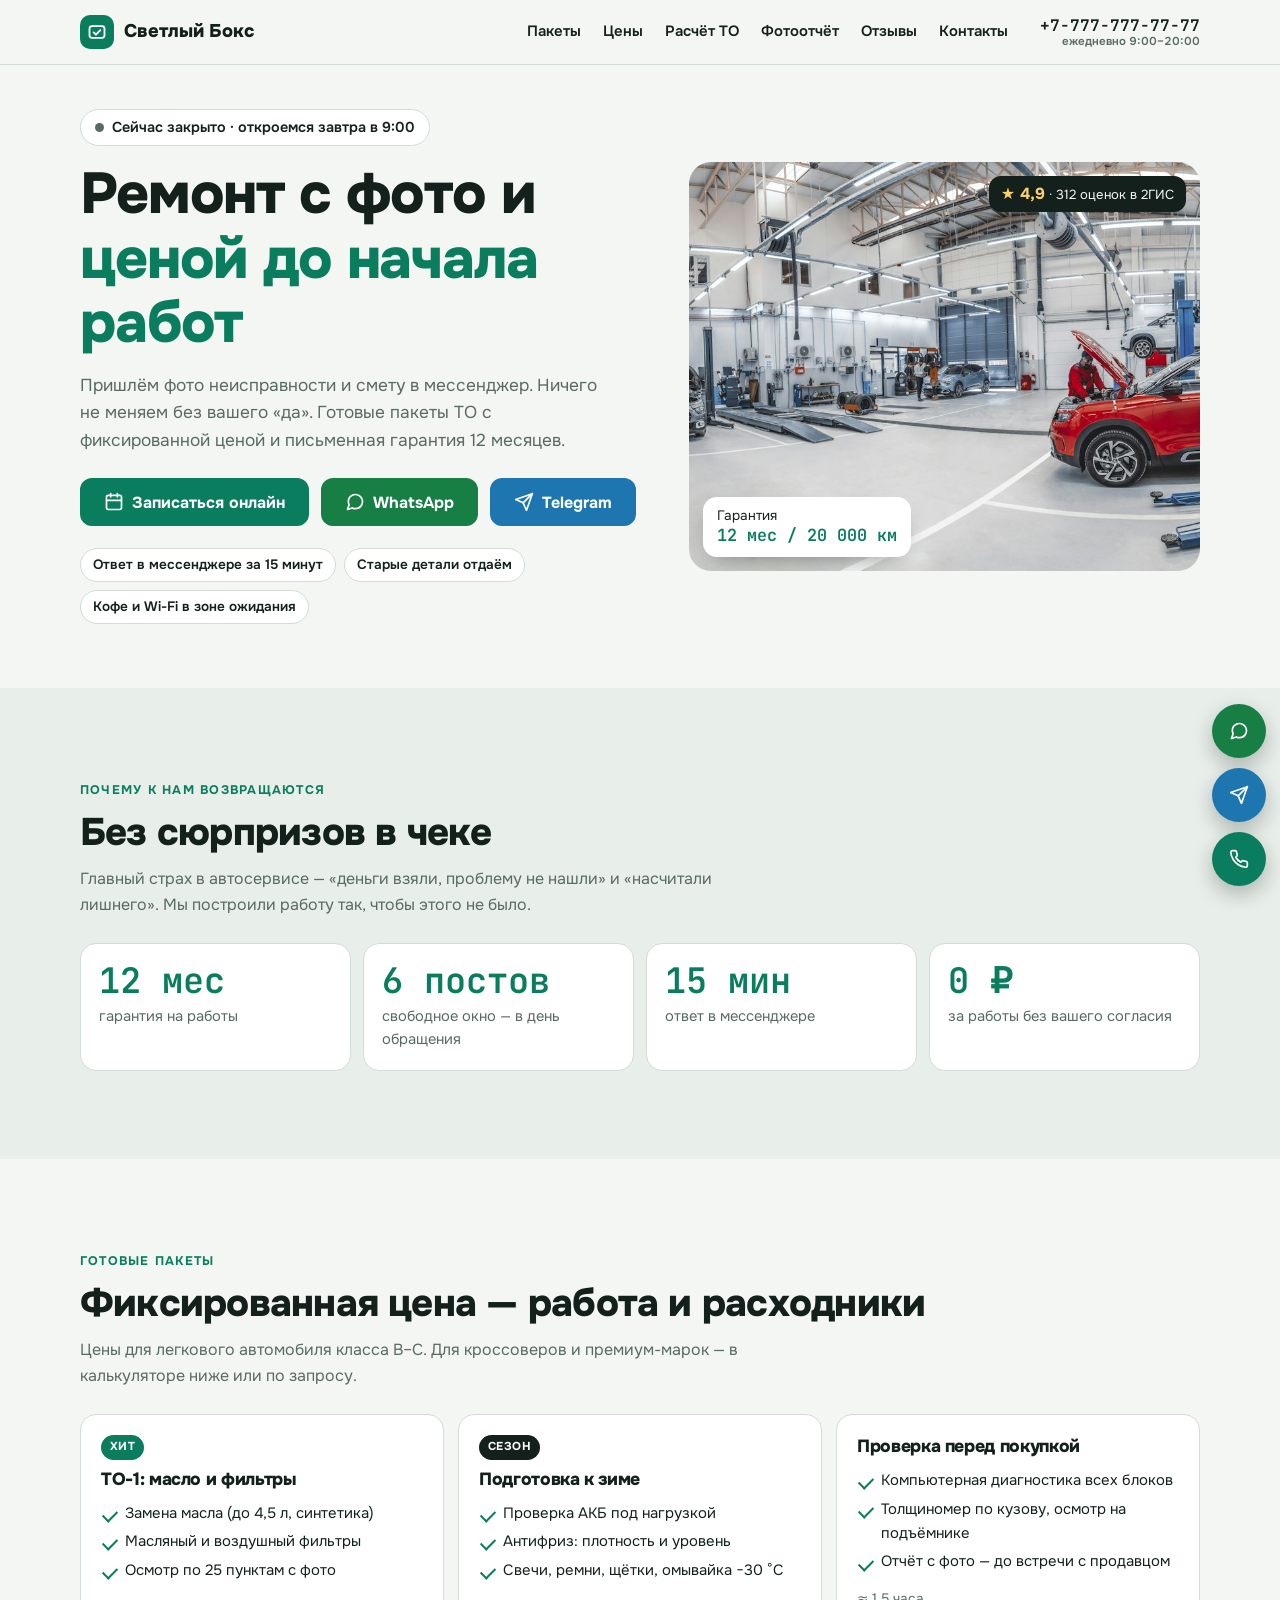
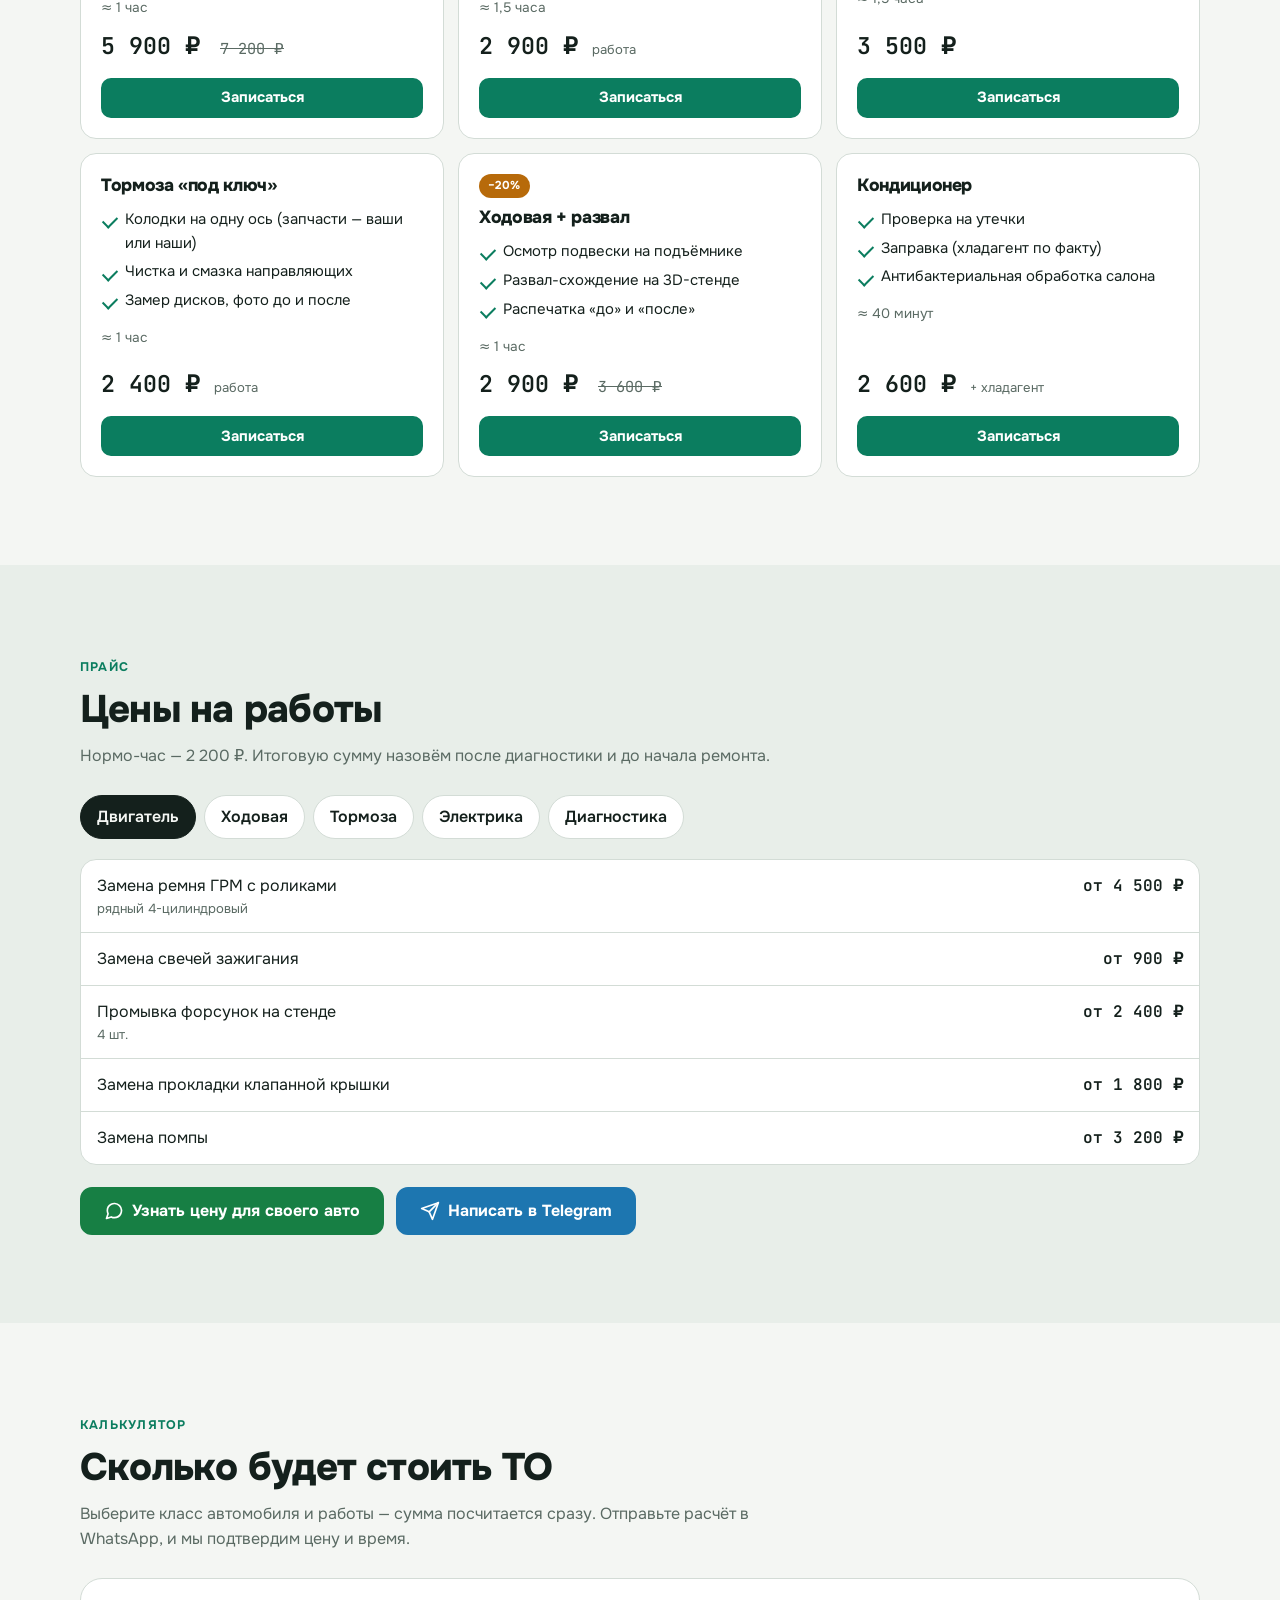
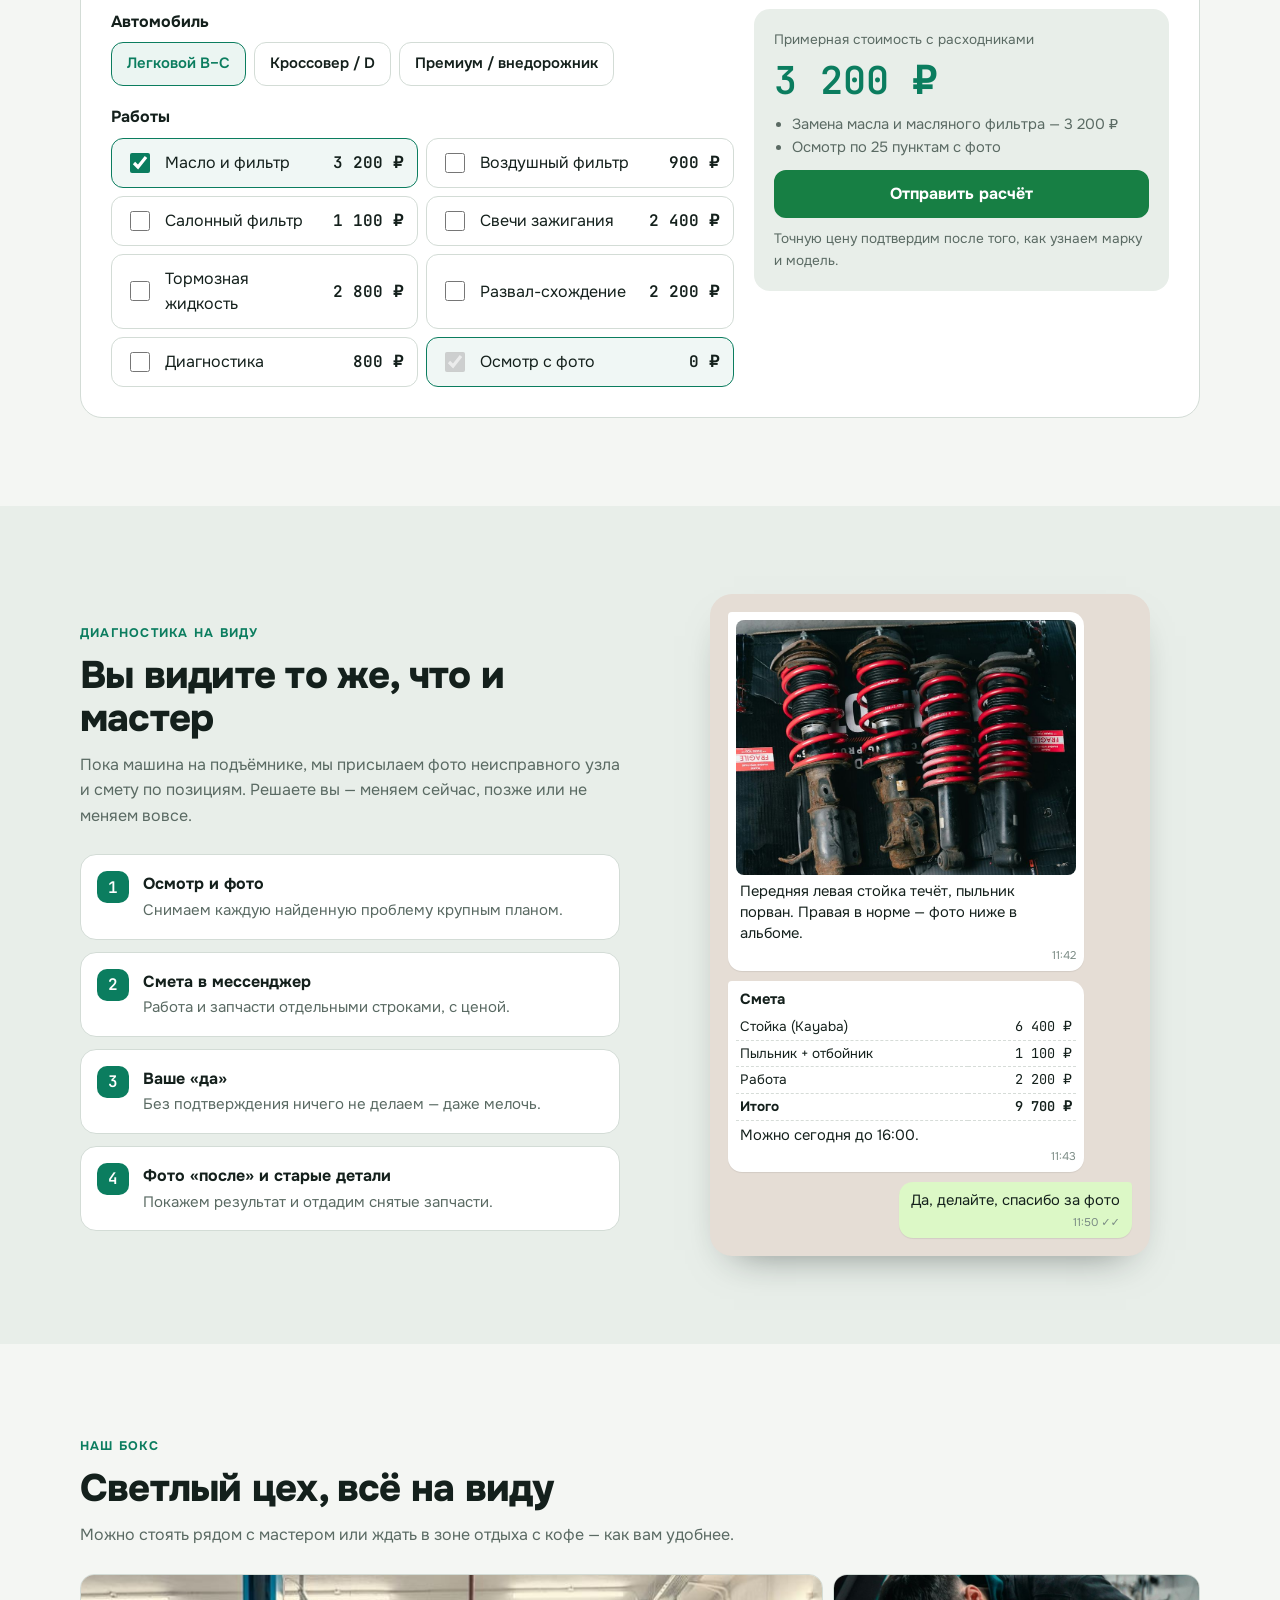
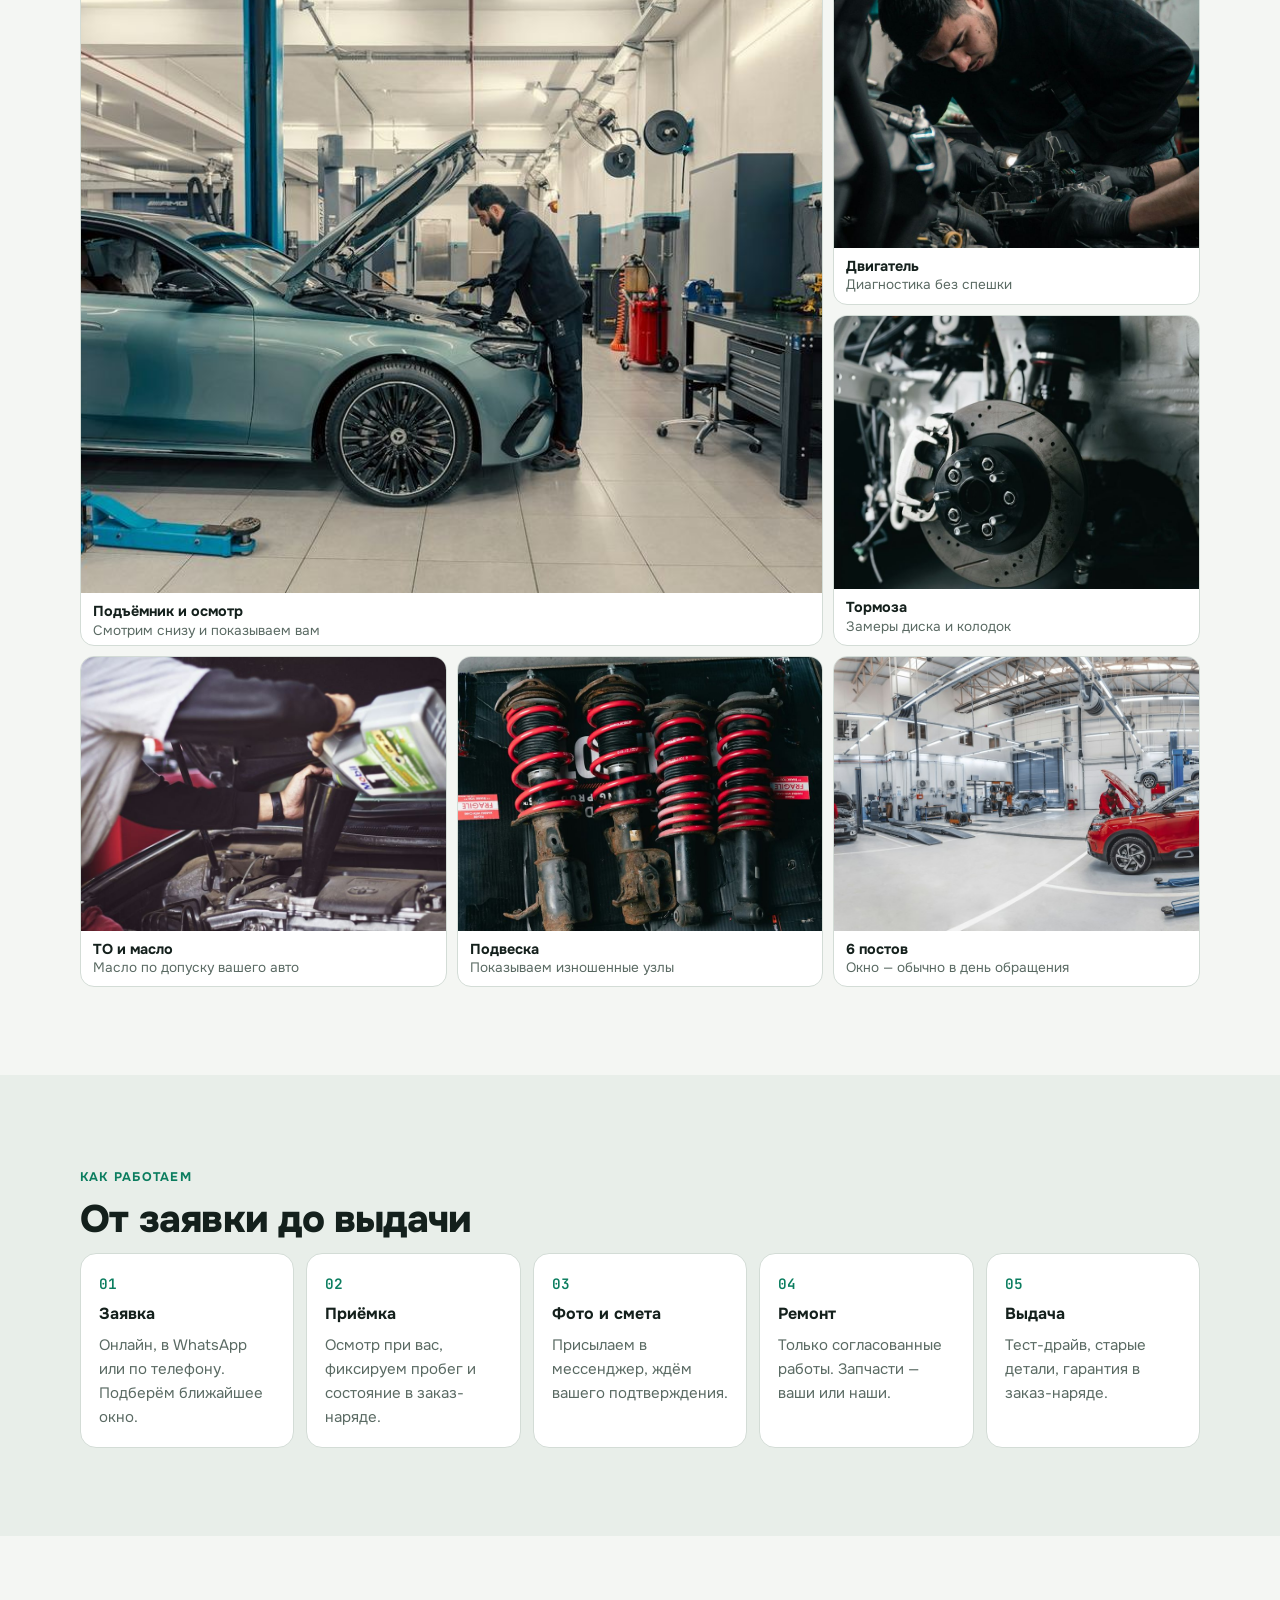
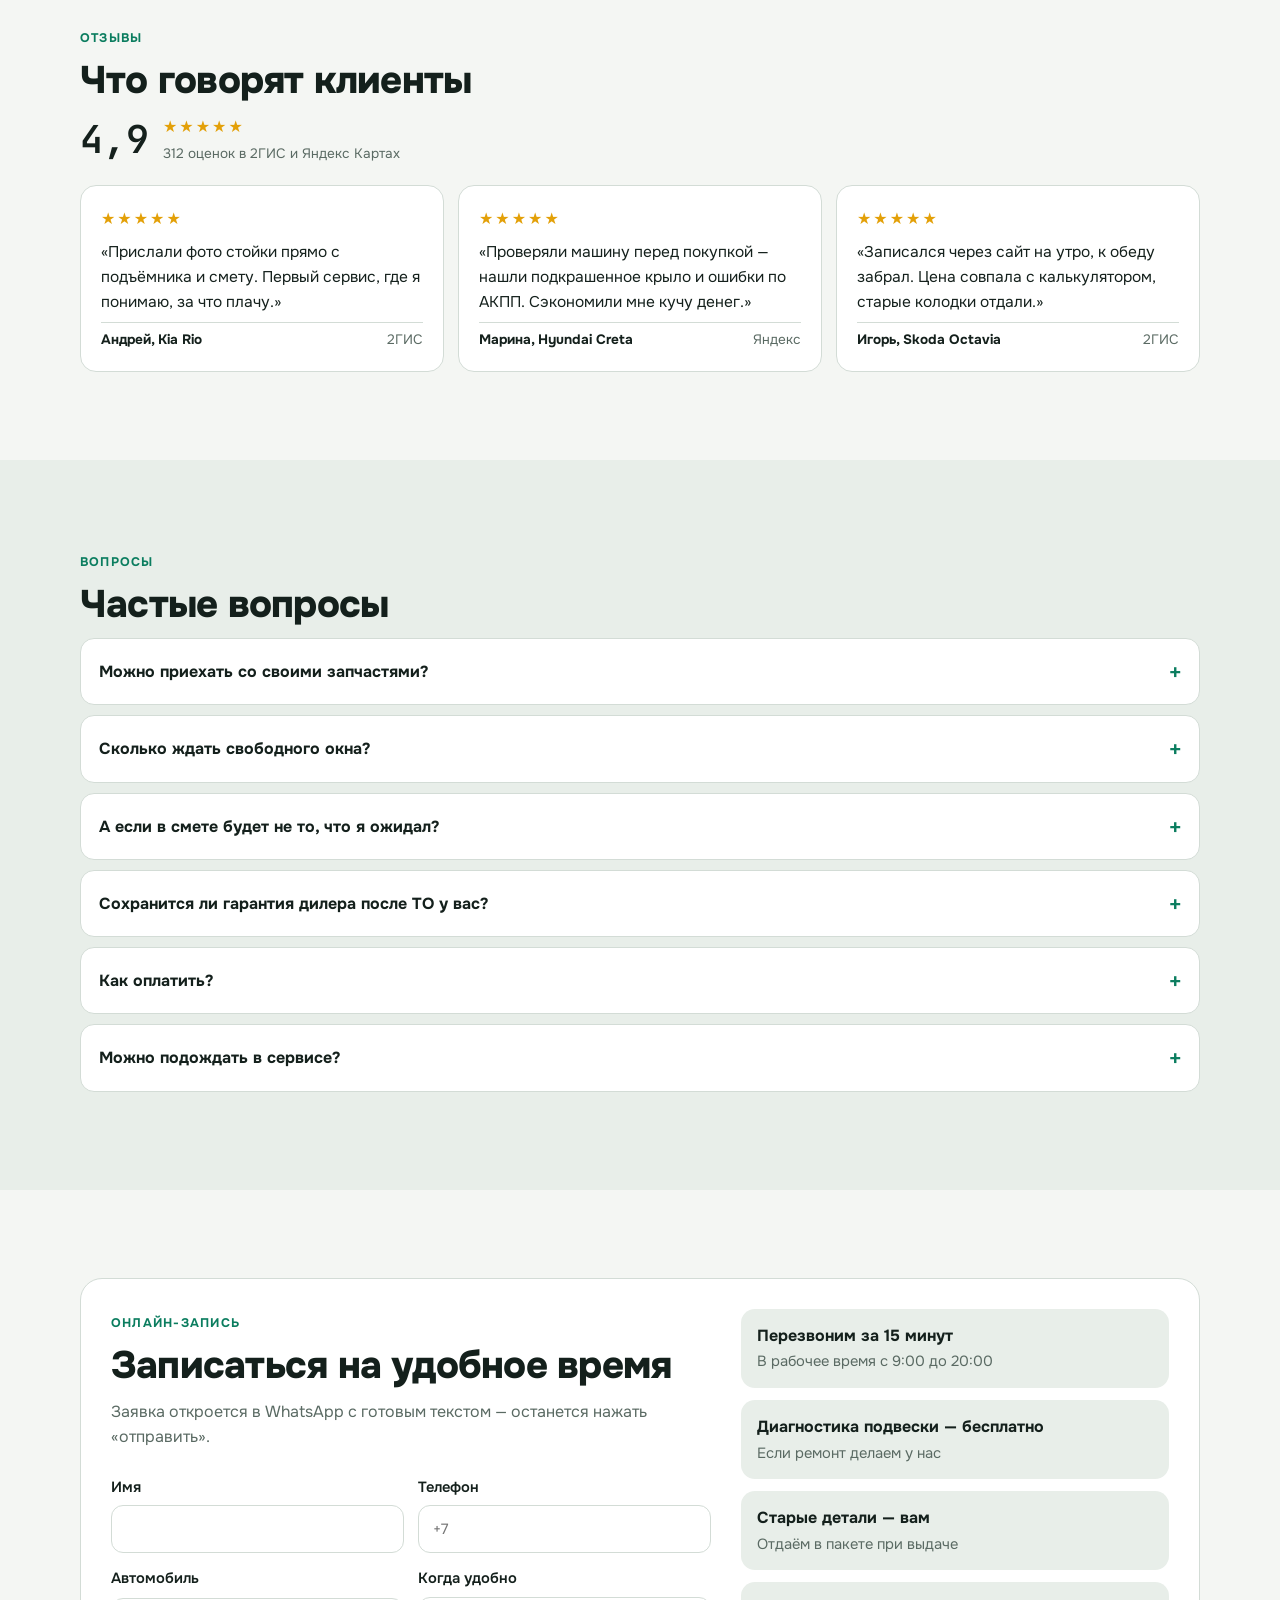
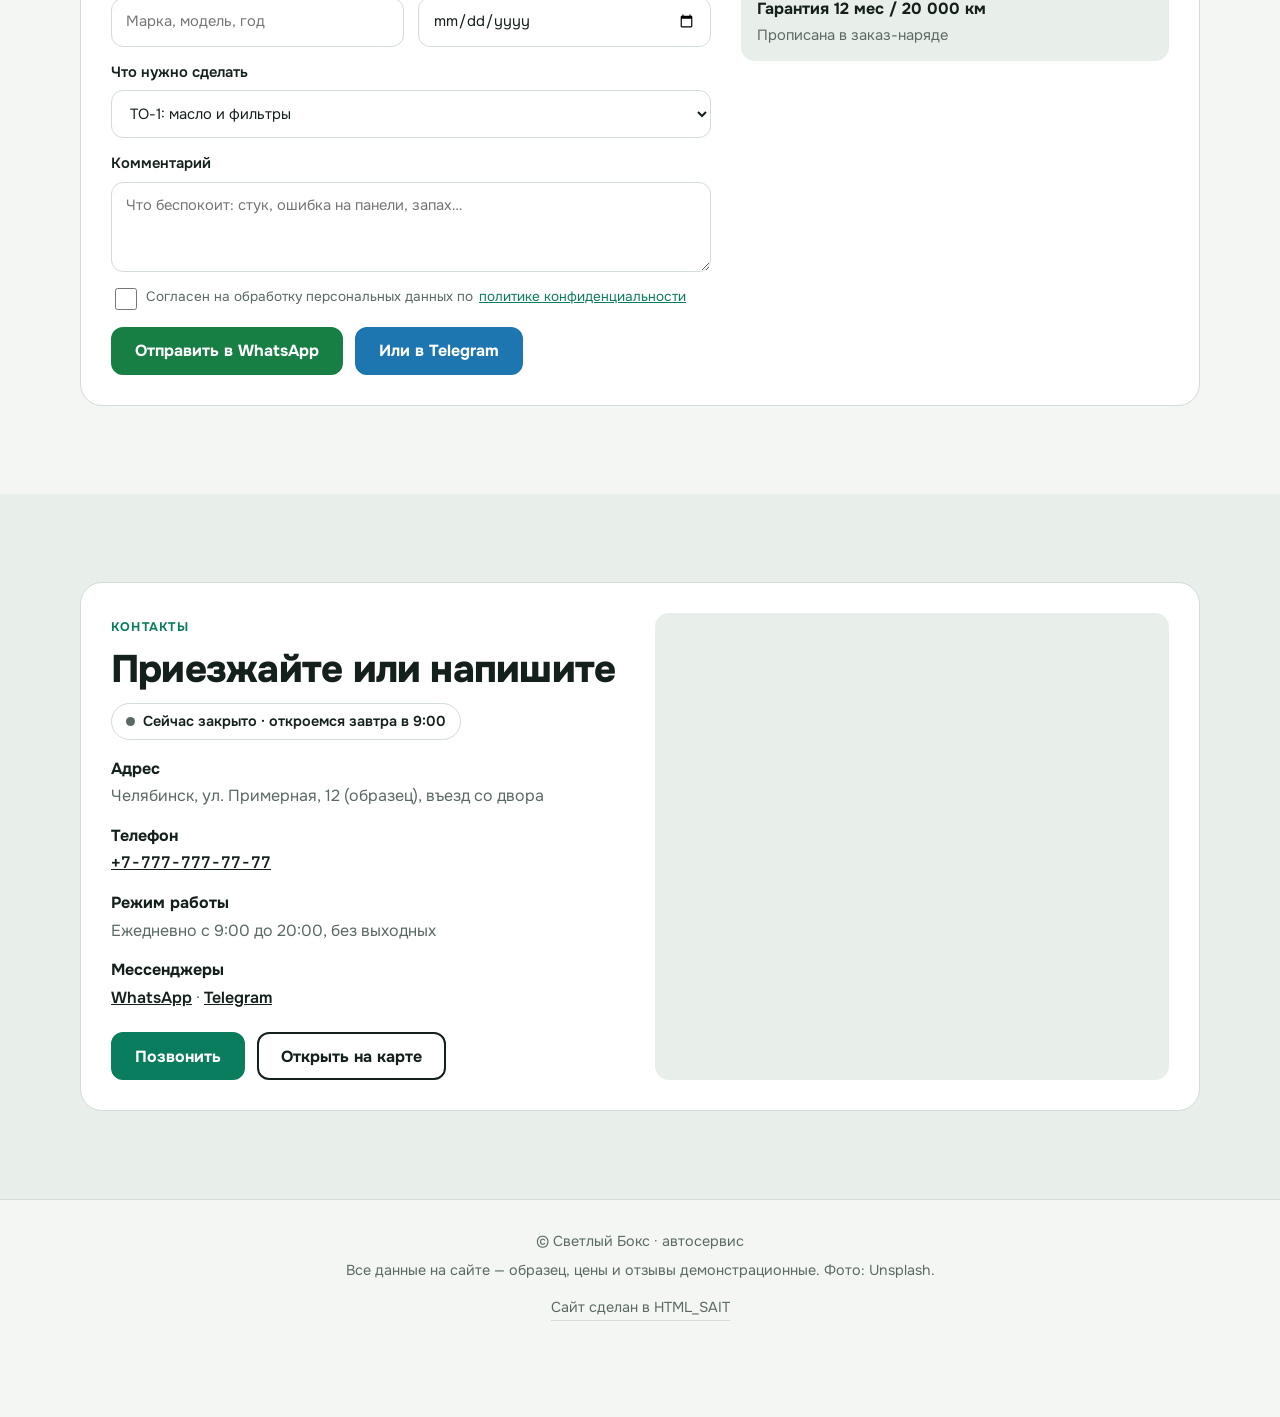
<file: 2-vitrina/index.html>
<!DOCTYPE html>
<html lang="ru">
<head>
<meta charset="UTF-8">
<meta name="viewport" content="width=device-width, initial-scale=1">
<meta name="robots" content="noindex, nofollow">
<title>Светлый Бокс — автосервис: ремонт с фото и ценой до начала работ</title>
<meta name="description" content="Автосервис: ТО, диагностика, двигатель, ходовая, тормоза, развал-схождение. Пакеты с фиксированной ценой, фотоотчёт в мессенджер, гарантия 12 месяцев.">
<meta property="og:title" content="Светлый Бокс — ремонт с фото и ценой до начала работ">
<meta property="og:description" content="Готовые пакеты ТО с ценой, фото неисправности до ремонта, запись онлайн, гарантия 12 месяцев или 20 000 км.">
<meta property="og:type" content="website">
<meta property="og:image" content="img/1727893119356.jpg">
<link href="fonts/fonts.css" rel="stylesheet">
<!-- Яндекс Метрика: вставьте сюда код счётчика клиента -->
<style>
:root{--bg:#f4f6f3;--bg2:#e8eee9;--card:#ffffff;--ink:#14201c;--mute:#5a6a63;--acc:#0b7d5f;--acc-ink:#ffffff;--line:#d3dcd6;--warn:#b76a0a;--wa:#177f44;--tg:#1d76b0;--r:16px}
*{box-sizing:border-box}
html{scroll-behavior:smooth;scroll-padding-top:76px}
body{margin:0;background:var(--bg);color:var(--ink);font:16px/1.6 Onest,system-ui,-apple-system,"Segoe UI",Roboto,sans-serif;overflow-x:hidden;-webkit-text-size-adjust:100%}
img{max-width:100%}
a{color:inherit}
h1,h2,h3,h4{margin:0;font-weight:800;line-height:1.12;letter-spacing:-.02em}
h1{font-size:clamp(2rem,6.4vw,3.6rem)}
h2{font-size:clamp(1.6rem,4vw,2.4rem);margin-bottom:12px}
h3{font-size:1.1rem;line-height:1.25}
p{margin:0}
.mono,.pr{font-family:"JetBrains Mono",ui-monospace,Consolas,monospace;font-variant-numeric:tabular-nums}
.wr{max-width:1160px;margin:0 auto;padding:0 20px}
.sec{padding:52px 0}
.sec.alt{background:var(--bg2)}
.tag{display:inline-block;color:var(--acc);font-weight:700;font-size:.78rem;letter-spacing:.1em;text-transform:uppercase;margin-bottom:10px}
.lead{color:var(--mute);max-width:64ch;margin-bottom:26px}
:focus-visible{outline:3px solid var(--acc);outline-offset:2px}

/* кнопки */
.btn{display:inline-flex;align-items:center;justify-content:center;gap:8px;min-height:48px;padding:12px 22px;border-radius:12px;border:2px solid var(--acc);font-family:inherit;font-weight:700;font-size:1rem;line-height:1.2;text-decoration:none;cursor:pointer;background:var(--acc);color:var(--acc-ink);transition:transform .2s,filter .2s,box-shadow .2s}
.btn:hover{filter:brightness(1.1);transform:translateY(-1px);box-shadow:0 8px 18px -10px rgba(20,32,28,.5)}
.btn.line{background:transparent;color:var(--ink);border-color:var(--ink)}
.btn.wa{background:var(--wa);border-color:var(--wa);color:#fff}
.btn.tg{background:var(--tg);border-color:var(--tg);color:#fff}
.btn.sm{min-height:40px;padding:8px 14px;font-size:.92rem;border-radius:10px}
.btn svg,.fl svg{width:20px;height:20px;flex:none;fill:none;stroke:currentColor;stroke-width:2;stroke-linecap:round;stroke-linejoin:round}
.btns{display:flex;flex-wrap:wrap;gap:12px}

/* шапка */
.nav{position:sticky;top:0;z-index:40;background:rgba(244,246,243,.94);-webkit-backdrop-filter:blur(8px);backdrop-filter:blur(8px);border-bottom:1px solid var(--line)}
.nav .wr{display:flex;align-items:center;gap:14px;min-height:64px}
.logo{display:flex;align-items:center;gap:10px;font-weight:800;font-size:1.15rem;text-decoration:none;white-space:nowrap}
.logo i{width:34px;height:34px;border-radius:10px;background:var(--acc);display:grid;place-items:center}
.logo i svg{width:20px;height:20px;fill:none;stroke:var(--acc-ink);stroke-width:2.2;stroke-linecap:round;stroke-linejoin:round}
.menu{display:none;margin-left:auto;gap:2px;align-items:center}
.menu a{padding:8px 10px;border-radius:9px;text-decoration:none;font-weight:600;font-size:.93rem}
.menu a:hover{background:var(--bg2)}
.tel{margin-left:auto;font-weight:800;text-decoration:none;white-space:nowrap;text-align:right;line-height:1.2}
.tel small{display:block;font-weight:600;color:var(--mute);font-size:.72rem;font-family:Onest,system-ui,sans-serif}
.burger{width:46px;height:46px;border:1px solid var(--line);border-radius:12px;background:var(--card);display:grid;place-items:center;cursor:pointer;padding:0;color:var(--ink);flex:none}
.burger svg{width:22px;height:22px;stroke:currentColor;stroke-width:2;fill:none;stroke-linecap:round}
.mm{display:none;border-top:1px solid var(--line);background:var(--bg);padding:8px 20px 16px}
.mm.on{display:block}
.mm a{display:block;padding:12px 4px;border-bottom:1px solid var(--line);text-decoration:none;font-weight:600}
@media(max-width:480px){.tel small{display:none}.logo{font-size:1rem}.nav .wr{gap:10px}}
@media(max-width:440px){.nav .tel{display:none}.burger{margin-left:auto}}

/* первый экран */
.hero{padding:30px 0 44px}
.hero .wr{display:grid;gap:28px;align-items:center}
.hero h1 em{font-style:normal;color:var(--acc)}
.hero p.sub{color:var(--mute);font-size:1.08rem;margin:16px 0 24px;max-width:48ch}
.pic{position:relative;border-radius:22px;overflow:hidden;background:var(--bg2);aspect-ratio:4/3.2}
.pic img,.pic .ph{width:100%;height:100%;object-fit:cover;display:block}
.pic .bd2{position:absolute;left:14px;bottom:14px;background:var(--card);border-radius:14px;padding:10px 14px;box-shadow:0 10px 24px -12px rgba(20,32,28,.5);font-size:.85rem;line-height:1.3}
.pic .bd2 b{display:block;font-family:"JetBrains Mono",ui-monospace,monospace;font-size:1.05rem;color:var(--acc)}
.pic .bd3{position:absolute;right:14px;top:14px;background:var(--ink);color:var(--bg);border-radius:12px;padding:8px 12px;font-size:.82rem;line-height:1.25}
.pic .bd3 b{color:#ffd166;font-size:1rem}
.open{display:inline-flex;align-items:center;gap:8px;font-weight:600;font-size:.9rem;background:var(--card);border:1px solid var(--line);border-radius:999px;padding:6px 14px;margin-bottom:16px}
.open::before{content:"";width:9px;height:9px;border-radius:50%;background:var(--mute)}
.open.on::before{background:var(--acc);box-shadow:0 0 0 4px rgba(11,125,95,.2)}
.chips{display:flex;flex-wrap:wrap;gap:8px;margin-top:22px}
.chips span{font-size:.85rem;font-weight:600;border:1px solid var(--line);background:var(--card);border-radius:999px;padding:5px 12px}

/* цифры, карточки */
.nums{display:grid;grid-template-columns:1fr 1fr;gap:12px}
.num{background:var(--card);border:1px solid var(--line);border-radius:var(--r);padding:18px}
.num b{display:block;font-family:"JetBrains Mono",ui-monospace,monospace;font-size:clamp(1.5rem,5vw,2.2rem);color:var(--acc);line-height:1.1;font-weight:600}
.num span{color:var(--mute);font-size:.92rem;display:block;margin-top:4px}
.cards{display:grid;gap:14px}
.card{background:var(--card);border:1px solid var(--line);border-radius:var(--r);padding:20px;display:flex;flex-direction:column;gap:8px}
.card p{color:var(--mute);font-size:.95rem}
.bd{display:inline-block;font-size:.72rem;font-weight:700;letter-spacing:.04em;text-transform:uppercase;padding:3px 9px;border-radius:999px;background:var(--acc);color:var(--acc-ink);align-self:flex-start}
.bd.new{background:var(--ink)}.bd.sale{background:var(--warn)}

/* пакеты */
.pk ul{margin:4px 0 6px;padding:0;list-style:none;display:grid;gap:5px;font-size:.93rem}
.pk li{padding-left:24px;position:relative}
.pk li::before{content:"";position:absolute;left:2px;top:.55em;width:12px;height:7px;border-left:2.5px solid var(--acc);border-bottom:2.5px solid var(--acc);transform:rotate(-45deg)}
.pk .pr{font-size:1.45rem;font-weight:600;margin-top:auto}
.pk .pr small{font-family:Onest,system-ui,sans-serif;font-size:.82rem;color:var(--mute);font-weight:400}
.pk .old{text-decoration:line-through;color:var(--mute);font-size:.95rem;margin-left:6px;font-weight:400}
.pk .btn{margin-top:6px}
.pk .tm{font-size:.85rem;color:var(--mute)}

/* прайс */
.tabs{display:flex;gap:8px;overflow-x:auto;padding-bottom:4px;margin-bottom:16px;scrollbar-width:none}
.tabs::-webkit-scrollbar{display:none}
.tabs button{flex:none;min-height:42px;padding:8px 16px;border-radius:999px;border:1.5px solid var(--line);background:var(--card);font:inherit;font-weight:600;color:var(--ink);cursor:pointer}
.tabs button[aria-selected="true"]{background:var(--ink);border-color:var(--ink);color:var(--bg)}
.price{background:var(--card);border:1px solid var(--line);border-radius:var(--r);overflow:hidden}
.price table{width:100%;border-collapse:collapse}
.price td{padding:13px 16px;border-bottom:1px solid var(--line);vertical-align:top}
.price tr:last-child td{border-bottom:0}
.price td:last-child{text-align:right;white-space:nowrap;font-family:"JetBrains Mono",monospace;font-weight:600}
.price td small{display:block;color:var(--mute);font-size:.82rem}
.price [hidden]{display:none}

/* калькулятор */
.calc{display:grid;gap:20px;background:var(--card);border:1px solid var(--line);border-radius:22px;padding:22px}
.seg{display:flex;flex-wrap:wrap;gap:8px;margin:8px 0 18px}
.seg label{cursor:pointer}
.seg input{position:absolute;opacity:0;pointer-events:none}
.seg span{display:inline-block;padding:9px 15px;border-radius:12px;border:1.5px solid var(--line);font-weight:600;font-size:.93rem}
.seg input:checked+span{border-color:var(--acc);background:rgba(11,125,95,.08);color:var(--acc)}
.seg input:focus-visible+span{outline:3px solid var(--acc);outline-offset:2px}
.chk{display:grid;gap:8px}
.chk label{display:flex;gap:12px;align-items:center;padding:11px 14px;border:1.5px solid var(--line);border-radius:12px;cursor:pointer;font-weight:500}
.chk label:has(input:checked){border-color:var(--acc);background:rgba(11,125,95,.06)}
.chk input{width:20px;height:20px;accent-color:var(--acc);flex:none}
.chk b{margin-left:auto;font-family:"JetBrains Mono",monospace;font-weight:600;white-space:nowrap}
.sum{background:var(--bg2);border-radius:16px;padding:20px;display:flex;flex-direction:column;gap:10px;align-self:start}
.sum .total{font-family:"JetBrains Mono",monospace;font-size:clamp(1.8rem,6vw,2.4rem);font-weight:600;color:var(--acc);line-height:1.1}
.sum ul{margin:0;padding-left:18px;color:var(--mute);font-size:.92rem}

/* фотоотчёт */
.rep{display:grid;gap:24px;align-items:center}
.chat{background:#e5ddd5;border-radius:22px;padding:18px;display:grid;gap:10px;max-width:440px;width:100%;justify-self:center;box-shadow:0 18px 40px -24px rgba(20,32,28,.6)}
.msg{background:#fff;border-radius:4px 14px 14px 14px;padding:8px;max-width:88%;font-size:.92rem;line-height:1.45;box-shadow:0 1px 1px rgba(0,0,0,.08)}
.msg.me{justify-self:end;background:#dcf8c6;border-radius:14px 4px 14px 14px;padding:8px 12px}
.msg img,.msg .ph{width:100%;height:auto;aspect-ratio:4/3;object-fit:cover;border-radius:8px;display:block;margin-bottom:6px}
.msg p{padding:0 4px}
.msg .t{display:block;text-align:right;font-size:.7rem;color:#7a8a84;margin-top:2px}
.msg table{width:100%;border-collapse:collapse;font-size:.85rem;margin:4px 0}
.msg td{padding:3px 4px;border-bottom:1px dashed #d6dcd8}
.msg td:last-child{text-align:right;font-family:"JetBrains Mono",monospace;white-space:nowrap}
.steps4{display:grid;gap:12px;padding:0;margin:0;list-style:none;counter-reset:s}
.steps4 li{counter-increment:s;background:var(--card);border:1px solid var(--line);border-radius:var(--r);padding:16px 16px 16px 62px;position:relative}
.steps4 li::before{content:counter(s);position:absolute;left:16px;top:16px;width:32px;height:32px;border-radius:10px;background:var(--acc);color:var(--acc-ink);display:grid;place-items:center;font-family:"JetBrains Mono",monospace;font-weight:600}
.steps4 b{display:block}
.steps4 span{color:var(--mute);font-size:.94rem}

/* галерея */
.gal{display:grid;grid-template-columns:1fr 1fr;gap:10px}
.gal figure{margin:0;border-radius:14px;overflow:hidden;background:var(--card);border:1px solid var(--line)}
.gal .im{aspect-ratio:4/3;background:var(--bg2)}
.gal img,.gal .ph{width:100%;height:100%;object-fit:cover;display:block}
.gal figcaption{padding:9px 12px;font-size:.85rem;color:var(--mute);line-height:1.35}
.gal figcaption b{display:block;color:var(--ink);font-size:.9rem}
.gal figure.big{grid-column:1/-1}
img.ph,div.ph{background:var(--bg2)}
div.ph svg{width:100%;height:100%;display:block}
.phs .bg{fill:var(--bg2)}.phs .b{fill:var(--acc)}.phs .w{fill:var(--ink)}.phs .g{fill:var(--card);opacity:.85}

/* этапы */
.flow{display:grid;gap:12px;padding:0;margin:0;list-style:none}
.flow li{background:var(--card);border:1px solid var(--line);border-radius:var(--r);padding:18px;display:flex;flex-direction:column;gap:6px}
.flow .n{font-family:"JetBrains Mono",monospace;color:var(--acc);font-weight:600;font-size:.9rem}
.flow p{color:var(--mute);font-size:.94rem}

/* отзывы */
.rv-top{display:flex;flex-wrap:wrap;gap:14px;align-items:center;margin-bottom:20px}
.rv-top .big{font-family:"JetBrains Mono",monospace;font-size:2.4rem;font-weight:600;line-height:1}
.stars{color:#e3a008;letter-spacing:2px}
.rvw blockquote{margin:0;color:var(--ink);font-size:.97rem}
.rvw .who{display:flex;justify-content:space-between;gap:10px;font-size:.85rem;color:var(--mute);margin-top:auto;padding-top:6px;border-top:1px solid var(--line)}
.rvw .who b{color:var(--ink)}

/* FAQ */
.faq details{background:var(--card);border:1px solid var(--line);border-radius:14px;margin-bottom:10px}
.faq summary{cursor:pointer;padding:16px 18px;font-weight:700;list-style:none;display:flex;justify-content:space-between;gap:14px;align-items:center}
.faq summary::-webkit-details-marker{display:none}
.faq summary::after{content:"+";font-family:"JetBrains Mono",monospace;font-size:1.3rem;color:var(--acc);flex:none}
.faq details[open] summary::after{content:"\2212"}
.faq details p{padding:0 18px 16px;color:var(--mute)}

/* форма, контакты */
.zap{display:grid;gap:24px;background:var(--card);border:1px solid var(--line);border-radius:22px;padding:22px}
.fm{display:grid;gap:14px}
.fm label{display:grid;gap:6px;font-weight:600;font-size:.92rem}
.fm input,.fm select,.fm textarea{width:100%;min-height:48px;padding:11px 14px;border:1.5px solid var(--line);border-radius:12px;background:var(--card);color:var(--ink);font:inherit;font-weight:400}
.fm textarea{min-height:90px;resize:vertical}
.fm input:focus,.fm select:focus,.fm textarea:focus{outline:none;border-color:var(--acc);box-shadow:0 0 0 3px rgba(11,125,95,.18)}
.fm .err{border-color:#b3261e}
.row2{display:grid;gap:14px}
.cons{display:flex!important;gap:10px;align-items:flex-start;font-weight:400!important;font-size:.85rem!important;color:var(--mute)}
.cons input{width:22px;height:22px;min-height:0!important;margin-top:2px;flex:none;accent-color:var(--acc)}
.cons a{color:var(--acc)}
.note{font-size:.85rem;color:var(--mute)}
.zap .side{display:grid;gap:12px;align-content:start}
.zap .side div{background:var(--bg2);border-radius:14px;padding:14px 16px}
.zap .side b{display:block}
.zap .side span{color:var(--mute);font-size:.92rem}
.ct{display:grid;gap:22px;background:var(--card);border:1px solid var(--line);border-radius:22px;padding:22px}
.ct dl{margin:0}.ct dt{font-weight:700;margin-top:14px}.ct dt:first-child{margin-top:0}.ct dd{margin:2px 0 0;color:var(--mute)}
.ct dd a{color:var(--ink);font-weight:600}
.ct iframe{width:100%;height:100%;min-height:300px;border:0;border-radius:14px;background:var(--bg2)}

/* подвал и плавающие */
footer{border-top:1px solid var(--line);padding:30px 0 96px;color:var(--mute);font-size:.9rem;text-align:center}
footer .wr{display:grid;gap:6px}
footer .made{display:inline-block;margin-top:8px;color:var(--mute);text-decoration:none;border-bottom:1px solid var(--line)}
footer .made:hover{color:var(--acc)}
.float{position:fixed;right:14px;bottom:calc(14px + env(safe-area-inset-bottom,0px));display:flex;flex-direction:column;gap:10px;z-index:45}
.fl{width:54px;height:54px;border-radius:50%;display:grid;place-items:center;color:#fff;text-decoration:none;box-shadow:0 8px 20px rgba(20,32,28,.28);transition:transform .2s}
.fl:hover{transform:scale(1.07)}
.fl.wa{background:var(--wa)}.fl.tg{background:var(--tg)}.fl.call{background:var(--acc)}
.toast{position:fixed;left:50%;bottom:76px;transform:translate(-50%,20px);background:var(--ink);color:var(--bg);padding:10px 18px;border-radius:12px;font-size:.92rem;opacity:0;pointer-events:none;transition:opacity .25s,transform .25s;z-index:60;max-width:90vw;text-align:center}
.toast.on{opacity:1;transform:translate(-50%,0)}

html.js .rv{opacity:0;transform:translateY(14px);transition:opacity .5s ease,transform .5s ease}
html.js .rv.in{opacity:1;transform:none}
@media(prefers-reduced-motion:reduce){html{scroll-behavior:auto}html.js .rv{opacity:1;transform:none;transition:none}.btn,.fl,.toast{transition:none}.btn:hover,.fl:hover{transform:none}}

@media(min-width:600px){.cards.c2,.cards.c3{grid-template-columns:1fr 1fr}.row2{grid-template-columns:1fr 1fr}.gal{grid-template-columns:repeat(3,1fr)}.gal figure.big{grid-column:span 2;grid-row:span 2}.gal figure.big .im{aspect-ratio:auto;height:calc(100% - 52px)}.flow{grid-template-columns:1fr 1fr}.chk{grid-template-columns:1fr 1fr}}
@media(min-width:768px) and (max-width:1099px){.chk{grid-template-columns:1fr}}
@media(min-width:768px){.sec{padding:72px 0}.hero{padding:44px 0 64px}.hero .wr{grid-template-columns:1.05fr .95fr;gap:44px}.nums{grid-template-columns:repeat(4,1fr)}.ct,.zap{grid-template-columns:1fr 1fr;padding:30px;gap:30px}.cards.c3{grid-template-columns:repeat(3,1fr)}.calc{grid-template-columns:1.5fr 1fr;padding:30px}.rep{grid-template-columns:1fr 1fr;gap:40px}.zap{grid-template-columns:1.4fr 1fr}}
@media(min-width:1000px){.menu{display:flex}.burger,.mm{display:none!important}.tel{margin-left:8px}.flow{grid-template-columns:repeat(5,1fr)}}
@media(min-width:1200px){.sec{padding:88px 0}}
</style>
</head>
<body>
<header class="nav">
  <div class="wr">
    <a class="logo" href="#top" aria-label="Светлый Бокс — на главную"><i><svg viewBox="0 0 24 24" aria-hidden="true"><rect x="3" y="5" width="18" height="14" rx="3"/><path d="M8 12.5l2.7 2.7L16 9.8"/></svg></i>Светлый Бокс</a>
    <nav class="menu" aria-label="Разделы">
      <a href="#pakety">Пакеты</a><a href="#ceny">Цены</a><a href="#kalkulyator">Расчёт ТО</a><a href="#otchet">Фотоотчёт</a><a href="#otzyvy">Отзывы</a><a href="#kontakty">Контакты</a>
    </nav>
    <a class="tel mono" href="tel:+77777777777">+7-777-777-77-77<small>ежедневно 9:00–20:00</small></a>
    <button class="burger" type="button" aria-label="Меню" aria-expanded="false" aria-controls="mm"><svg viewBox="0 0 24 24" aria-hidden="true"><path d="M4 7h16M4 12h16M4 17h16"/></svg></button>
  </div>
  <nav class="mm" id="mm" aria-label="Разделы">
    <a href="#pakety">Пакеты с ценой</a><a href="#ceny">Цены на работы</a><a href="#kalkulyator">Расчёт ТО</a><a href="#otchet">Фотоотчёт</a><a href="#raboty">Наш бокс</a><a href="#otzyvy">Отзывы</a><a href="#faq">Вопросы</a><a href="#zapis">Запись</a><a href="#kontakty">Контакты</a>
  </nav>
</header>

<main>
<section class="hero" id="top">
  <div class="wr">
    <div>
      <span class="open" data-open>Открыто сейчас</span>
      <h1>Ремонт с фото и <em>ценой до начала работ</em></h1>
      <p class="sub">Пришлём фото неисправности и смету в мессенджер. Ничего не меняем без вашего «да». Готовые пакеты ТО с фиксированной ценой и письменная гарантия 12 месяцев.</p>
      <div class="btns">
        <a class="btn" href="#zapis"><svg viewBox="0 0 24 24" aria-hidden="true"><rect x="3" y="4" width="18" height="17" rx="2"/><path d="M16 2v4M8 2v4M3 10h18"/></svg>Записаться онлайн</a>
        <a class="btn wa" data-wa="Здравствуйте! Хочу записаться в автосервис." href="https://wa.me/77777777777" target="_blank" rel="noopener"><svg viewBox="0 0 24 24" aria-hidden="true"><path d="M21 11.5a8.38 8.38 0 0 1-.9 3.8 8.5 8.5 0 0 1-7.6 4.7 8.38 8.38 0 0 1-3.8-.9L3 21l1.9-5.7a8.38 8.38 0 0 1-.9-3.8 8.5 8.5 0 0 1 4.7-7.6 8.38 8.38 0 0 1 3.8-.9h.5a8.48 8.48 0 0 1 8 8v.5z"/></svg>WhatsApp</a>
        <a class="btn tg" href="https://t.me/" target="_blank" rel="noopener"><svg viewBox="0 0 24 24" aria-hidden="true"><path d="M22 2L11 13"/><path d="M22 2l-7 20-4-9-9-4 20-7z"/></svg>Telegram</a>
      </div>
      <div class="chips"><span>Ответ в мессенджере за 15 минут</span><span>Старые детали отдаём</span><span>Кофе и Wi-Fi в зоне ожидания</span></div>
    </div>
    <div class="pic"><img class="ph" src="img/1727893119356.jpg" width="1000" height="800" alt="Светлый просторный цех автосервиса с подъёмниками" fetchpriority="high" decoding="async">
      <div class="bd3"><b>★ 4,9</b> · 312 оценок в 2ГИС</div>
      <div class="bd2">Гарантия<b>12 мес / 20 000 км</b></div>
    </div>
  </div>
</section>

<section class="sec alt" id="pochemu" aria-labelledby="h-why">
  <div class="wr">
    <p class="tag">Почему к нам возвращаются</p>
    <h2 id="h-why">Без сюрпризов в чеке</h2>
    <p class="lead">Главный страх в автосервисе — «деньги взяли, проблему не нашли» и «насчитали лишнего». Мы построили работу так, чтобы этого не было.</p>
    <div class="nums">
      <div class="num rv"><b data-count="12" data-suf=" мес">12 мес</b><span>гарантия на работы</span></div>
      <div class="num rv"><b data-count="6" data-suf=" постов">6 постов</b><span>свободное окно — в день обращения</span></div>
      <div class="num rv"><b data-count="15" data-suf=" мин">15 мин</b><span>ответ в мессенджере</span></div>
      <div class="num rv"><b data-count="0" data-suf=" ₽">0 ₽</b><span>за работы без вашего согласия</span></div>
    </div>
  </div>
</section>

<section class="sec" id="pakety" aria-labelledby="h-pk">
  <div class="wr">
    <p class="tag">Готовые пакеты</p>
    <h2 id="h-pk">Фиксированная цена — работа и расходники</h2>
    <p class="lead">Цены для легкового автомобиля класса B–C. Для кроссоверов и премиум-марок — в калькуляторе ниже или по запросу.</p>
    <div class="cards c3">
      <article class="card pk rv"><span class="bd">Хит</span><h3>ТО-1: масло и фильтры</h3><ul><li>Замена масла (до 4,5 л, синтетика)</li><li>Масляный и воздушный фильтры</li><li>Осмотр по 25 пунктам с фото</li></ul><p class="tm">≈ 1 час</p><div class="pr">5 900 ₽ <span class="old">7 200 ₽</span></div><a class="btn sm" data-wa="Здравствуйте! Хочу записаться на пакет «ТО-1: масло и фильтры» (5 900 ₽)." href="https://wa.me/77777777777" target="_blank" rel="noopener">Записаться</a></article>
      <article class="card pk rv"><span class="bd new">Сезон</span><h3>Подготовка к зиме</h3><ul><li>Проверка АКБ под нагрузкой</li><li>Антифриз: плотность и уровень</li><li>Свечи, ремни, щётки, омывайка −30 °С</li></ul><p class="tm">≈ 1,5 часа</p><div class="pr">2 900 ₽ <small>работа</small></div><a class="btn sm" data-wa="Здравствуйте! Хочу записаться на «Подготовку к зиме» (2 900 ₽)." href="https://wa.me/77777777777" target="_blank" rel="noopener">Записаться</a></article>
      <article class="card pk rv"><h3>Проверка перед покупкой</h3><ul><li>Компьютерная диагностика всех блоков</li><li>Толщиномер по кузову, осмотр на подъёмнике</li><li>Отчёт с фото — до встречи с продавцом</li></ul><p class="tm">≈ 1,5 часа</p><div class="pr">3 500 ₽</div><a class="btn sm" data-wa="Здравствуйте! Нужна проверка авто перед покупкой (3 500 ₽)." href="https://wa.me/77777777777" target="_blank" rel="noopener">Записаться</a></article>
      <article class="card pk rv"><h3>Тормоза «под ключ»</h3><ul><li>Колодки на одну ось (запчасти — ваши или наши)</li><li>Чистка и смазка направляющих</li><li>Замер дисков, фото до и после</li></ul><p class="tm">≈ 1 час</p><div class="pr">2 400 ₽ <small>работа</small></div><a class="btn sm" data-wa="Здравствуйте! Хочу заменить тормозные колодки (пакет 2 400 ₽)." href="https://wa.me/77777777777" target="_blank" rel="noopener">Записаться</a></article>
      <article class="card pk rv"><span class="bd sale">−20%</span><h3>Ходовая + развал</h3><ul><li>Осмотр подвески на подъёмнике</li><li>Развал-схождение на 3D-стенде</li><li>Распечатка «до» и «после»</li></ul><p class="tm">≈ 1 час</p><div class="pr">2 900 ₽ <span class="old">3 600 ₽</span></div><a class="btn sm" data-wa="Здравствуйте! Хочу пакет «Ходовая + развал» (2 900 ₽)." href="https://wa.me/77777777777" target="_blank" rel="noopener">Записаться</a></article>
      <article class="card pk rv"><h3>Кондиционер</h3><ul><li>Проверка на утечки</li><li>Заправка (хладагент по факту)</li><li>Антибактериальная обработка салона</li></ul><p class="tm">≈ 40 минут</p><div class="pr">2 600 ₽ <small>+ хладагент</small></div><a class="btn sm" data-wa="Здравствуйте! Хочу обслужить кондиционер (2 600 ₽ + хладагент)." href="https://wa.me/77777777777" target="_blank" rel="noopener">Записаться</a></article>
    </div>
  </div>
</section>

<section class="sec alt" id="ceny" aria-labelledby="h-ceny">
  <div class="wr">
    <p class="tag">Прайс</p>
    <h2 id="h-ceny">Цены на работы</h2>
    <p class="lead">Нормо-час — 2 200 ₽. Итоговую сумму назовём после диагностики и до начала ремонта.</p>
    <div class="tabs" role="tablist" aria-label="Разделы прайса" data-no-hs>
      <button type="button" role="tab" aria-selected="true" data-tab="dv">Двигатель</button>
      <button type="button" role="tab" aria-selected="false" data-tab="hd">Ходовая</button>
      <button type="button" role="tab" aria-selected="false" data-tab="tr">Тормоза</button>
      <button type="button" role="tab" aria-selected="false" data-tab="el">Электрика</button>
      <button type="button" role="tab" aria-selected="false" data-tab="dg">Диагностика</button>
    </div>
    <div class="price" role="tabpanel">
      <table>
        <tbody data-p="dv"><tr><td>Замена ремня ГРМ с роликами<small>рядный 4-цилиндровый</small></td><td>от 4 500 ₽</td></tr><tr><td>Замена свечей зажигания</td><td>от 900 ₽</td></tr><tr><td>Промывка форсунок на стенде<small>4 шт.</small></td><td>от 2 400 ₽</td></tr><tr><td>Замена прокладки клапанной крышки</td><td>от 1 800 ₽</td></tr><tr><td>Замена помпы</td><td>от 3 200 ₽</td></tr></tbody>
        <tbody data-p="hd" hidden><tr><td>Замена амортизатора<small>за 1 шт.</small></td><td>от 2 200 ₽</td></tr><tr><td>Замена рычага подвески</td><td>от 1 600 ₽</td></tr><tr><td>Замена ступичного подшипника</td><td>от 2 500 ₽</td></tr><tr><td>Замена шаровой опоры</td><td>от 1 200 ₽</td></tr><tr><td>Развал-схождение 3D<small>легковой / кроссовер</small></td><td>от 2 200 ₽</td></tr></tbody>
        <tbody data-p="tr" hidden><tr><td>Замена колодок<small>на одну ось</small></td><td>от 1 500 ₽</td></tr><tr><td>Замена дисков и колодок<small>на одну ось</small></td><td>от 2 800 ₽</td></tr><tr><td>Прокачка тормозной системы</td><td>от 1 400 ₽</td></tr><tr><td>Ремонт суппорта</td><td>от 2 000 ₽</td></tr></tbody>
        <tbody data-p="el" hidden><tr><td>Поиск утечки тока</td><td>от 1 800 ₽</td></tr><tr><td>Замена стартера</td><td>от 1 900 ₽</td></tr><tr><td>Замена генератора</td><td>от 2 400 ₽</td></tr><tr><td>Замена АКБ<small>с сохранением настроек</small></td><td>от 500 ₽</td></tr></tbody>
        <tbody data-p="dg" hidden><tr><td>Компьютерная диагностика</td><td>от 800 ₽</td></tr><tr><td>Комплексная диагностика с фотоотчётом</td><td>от 1 900 ₽</td></tr><tr><td>Диагностика подвески на подъёмнике</td><td>бесплатно<small>при ремонте у нас</small></td></tr><tr><td>Эндоскопия цилиндров</td><td>от 1 500 ₽</td></tr></tbody>
      </table>
    </div>
    <div class="btns" style="margin-top:22px">
      <a class="btn wa" data-wa="Здравствуйте! Подскажите стоимость ремонта. Марка, модель, год: " href="https://wa.me/77777777777" target="_blank" rel="noopener"><svg viewBox="0 0 24 24" aria-hidden="true"><path d="M21 11.5a8.38 8.38 0 0 1-.9 3.8 8.5 8.5 0 0 1-7.6 4.7 8.38 8.38 0 0 1-3.8-.9L3 21l1.9-5.7a8.38 8.38 0 0 1-.9-3.8 8.5 8.5 0 0 1 4.7-7.6 8.38 8.38 0 0 1 3.8-.9h.5a8.48 8.48 0 0 1 8 8v.5z"/></svg>Узнать цену для своего авто</a>
      <a class="btn tg" href="https://t.me/" target="_blank" rel="noopener"><svg viewBox="0 0 24 24" aria-hidden="true"><path d="M22 2L11 13"/><path d="M22 2l-7 20-4-9-9-4 20-7z"/></svg>Написать в Telegram</a>
    </div>
  </div>
</section>

<section class="sec" id="kalkulyator" aria-labelledby="h-calc">
  <div class="wr">
    <p class="tag">Калькулятор</p>
    <h2 id="h-calc">Сколько будет стоить ТО</h2>
    <p class="lead">Выберите класс автомобиля и работы — сумма посчитается сразу. Отправьте расчёт в WhatsApp, и мы подтвердим цену и время.</p>
    <form class="calc" id="calc">
      <div>
        <b>Автомобиль</b>
        <div class="seg">
          <label><input type="radio" name="cls" value="1" data-n="Легковой B–C" checked><span>Легковой B–C</span></label>
          <label><input type="radio" name="cls" value="1.2" data-n="Кроссовер / D-класс"><span>Кроссовер / D</span></label>
          <label><input type="radio" name="cls" value="1.45" data-n="Премиум / внедорожник"><span>Премиум / внедорожник</span></label>
        </div>
        <b>Работы</b>
        <div class="chk" style="margin-top:8px">
          <label><input type="checkbox" value="3200" data-n="Замена масла и масляного фильтра" checked>Масло и фильтр<b>3 200 ₽</b></label>
          <label><input type="checkbox" value="900" data-n="Воздушный фильтр">Воздушный фильтр<b>900 ₽</b></label>
          <label><input type="checkbox" value="1100" data-n="Салонный фильтр">Салонный фильтр<b>1 100 ₽</b></label>
          <label><input type="checkbox" value="2400" data-n="Свечи зажигания">Свечи зажигания<b>2 400 ₽</b></label>
          <label><input type="checkbox" value="2800" data-n="Тормозная жидкость">Тормозная жидкость<b>2 800 ₽</b></label>
          <label><input type="checkbox" value="2200" data-n="Развал-схождение">Развал-схождение<b>2 200 ₽</b></label>
          <label><input type="checkbox" value="800" data-n="Компьютерная диагностика">Диагностика<b>800 ₽</b></label>
          <label><input type="checkbox" value="0" data-n="Осмотр по 25 пунктам с фото" checked disabled>Осмотр с фото<b>0 ₽</b></label>
        </div>
      </div>
      <div class="sum" aria-live="polite">
        <span class="note">Примерная стоимость с расходниками</span>
        <div class="total" id="total">3 200 ₽</div>
        <ul id="sel"></ul>
        <a class="btn wa" id="calcWa" href="https://wa.me/77777777777" target="_blank" rel="noopener">Отправить расчёт</a>
        <span class="note">Точную цену подтвердим после того, как узнаем марку и модель.</span>
      </div>
    </form>
  </div>
</section>

<section class="sec alt" id="otchet" aria-labelledby="h-rep">
  <div class="wr">
    <div class="rep">
      <div>
        <p class="tag">Диагностика на виду</p>
        <h2 id="h-rep">Вы видите то же, что и мастер</h2>
        <p class="lead">Пока машина на подъёмнике, мы присылаем фото неисправного узла и смету по позициям. Решаете вы — меняем сейчас, позже или не меняем вовсе.</p>
        <ol class="steps4">
          <li><b>Осмотр и фото</b><span>Снимаем каждую найденную проблему крупным планом.</span></li>
          <li><b>Смета в мессенджер</b><span>Работа и запчасти отдельными строками, с ценой.</span></li>
          <li><b>Ваше «да»</b><span>Без подтверждения ничего не делаем — даже мелочь.</span></li>
          <li><b>Фото «после» и старые детали</b><span>Покажем результат и отдадим снятые запчасти.</span></li>
        </ol>
      </div>
      <div class="chat rv" aria-label="Пример фотоотчёта в мессенджере">
        <div class="msg"><img class="ph" src="img/1760836395763.jpg" width="700" height="525" alt="Фото изношенной стойки подвески из отчёта мастера" loading="lazy" decoding="async"><p>Передняя левая стойка течёт, пыльник порван. Правая в норме — фото ниже в альбоме.</p><span class="t">11:42</span></div>
        <div class="msg"><p><b>Смета</b></p><table><tr><td>Стойка (Kayaba)</td><td>6 400 ₽</td></tr><tr><td>Пыльник + отбойник</td><td>1 100 ₽</td></tr><tr><td>Работа</td><td>2 200 ₽</td></tr><tr><td><b>Итого</b></td><td><b>9 700 ₽</b></td></tr></table><p>Можно сегодня до 16:00.</p><span class="t">11:43</span></div>
        <div class="msg me">Да, делайте, спасибо за фото<span class="t">11:50 ✓✓</span></div>
      </div>
    </div>
  </div>
</section>

<section class="sec" id="raboty" aria-labelledby="h-foto">
  <div class="wr">
    <p class="tag">Наш бокс</p>
    <h2 id="h-foto">Светлый цех, всё на виду</h2>
    <p class="lead">Можно стоять рядом с мастером или ждать в зоне отдыха с кофе — как вам удобнее.</p>
    <div class="gal">
      <figure class="big rv"><div class="im"><img class="ph" src="img/1771340012319.jpg" width="1000" height="750" alt="Мастер осматривает седан на подъёмнике" loading="lazy" decoding="async"></div><figcaption><b>Подъёмник и осмотр</b>Смотрим снизу и показываем вам</figcaption></figure>
      <figure class="rv"><div class="im"><img class="ph" src="img/1615906655593.jpg" width="700" height="525" alt="Мастер над моторным отсеком" loading="lazy" decoding="async"></div><figcaption><b>Двигатель</b>Диагностика без спешки</figcaption></figure>
      <figure class="rv"><div class="im"><img class="ph" src="img/1760317890322.jpg" width="700" height="525" alt="Тормозной диск и суппорт" loading="lazy" decoding="async"></div><figcaption><b>Тормоза</b>Замеры диска и колодок</figcaption></figure>
      <figure class="rv"><div class="im"><img class="ph" src="img/1487754180451.jpg" width="700" height="525" alt="Заливка масла в двигатель" loading="lazy" decoding="async"></div><figcaption><b>ТО и масло</b>Масло по допуску вашего авто</figcaption></figure>
      <figure class="rv"><div class="im"><img class="ph" src="img/1760836395763.jpg" width="700" height="525" alt="Пружинные стойки подвески" loading="lazy" decoding="async"></div><figcaption><b>Подвеска</b>Показываем изношенные узлы</figcaption></figure>
      <figure class="rv"><div class="im"><img class="ph" src="img/1727893119356.jpg" width="700" height="525" alt="Общий вид цеха с подъёмниками" loading="lazy" decoding="async"></div><figcaption><b>6 постов</b>Окно — обычно в день обращения</figcaption></figure>
    </div>
  </div>
</section>

<section class="sec alt" id="etapy" aria-labelledby="h-flow">
  <div class="wr">
    <p class="tag">Как работаем</p>
    <h2 id="h-flow">От заявки до выдачи</h2>
    <ol class="flow">
      <li class="rv"><span class="n">01</span><b>Заявка</b><p>Онлайн, в WhatsApp или по телефону. Подберём ближайшее окно.</p></li>
      <li class="rv"><span class="n">02</span><b>Приёмка</b><p>Осмотр при вас, фиксируем пробег и состояние в заказ-наряде.</p></li>
      <li class="rv"><span class="n">03</span><b>Фото и смета</b><p>Присылаем в мессенджер, ждём вашего подтверждения.</p></li>
      <li class="rv"><span class="n">04</span><b>Ремонт</b><p>Только согласованные работы. Запчасти — ваши или наши.</p></li>
      <li class="rv"><span class="n">05</span><b>Выдача</b><p>Тест-драйв, старые детали, гарантия в заказ-наряде.</p></li>
    </ol>
  </div>
</section>

<section class="sec" id="otzyvy" aria-labelledby="h-rv">
  <div class="wr">
    <p class="tag">Отзывы</p>
    <h2 id="h-rv">Что говорят клиенты</h2>
    <div class="rv-top"><span class="big">4,9</span><div><div class="stars" aria-label="Рейтинг 4,9 из 5">★★★★★</div><span class="note">312 оценок в 2ГИС и Яндекс Картах</span></div></div>
    <div class="cards c3">
      <article class="card rvw rv"><div class="stars" aria-label="5 из 5">★★★★★</div><blockquote>«Прислали фото стойки прямо с подъёмника и смету. Первый сервис, где я понимаю, за что плачу.»</blockquote><div class="who"><b>Андрей, Kia Rio</b><span>2ГИС</span></div></article>
      <article class="card rvw rv"><div class="stars" aria-label="5 из 5">★★★★★</div><blockquote>«Проверяли машину перед покупкой — нашли подкрашенное крыло и ошибки по АКПП. Сэкономили мне кучу денег.»</blockquote><div class="who"><b>Марина, Hyundai Creta</b><span>Яндекс</span></div></article>
      <article class="card rvw rv"><div class="stars" aria-label="5 из 5">★★★★★</div><blockquote>«Записался через сайт на утро, к обеду забрал. Цена совпала с калькулятором, старые колодки отдали.»</blockquote><div class="who"><b>Игорь, Skoda Octavia</b><span>2ГИС</span></div></article>
    </div>
  </div>
</section>

<section class="sec alt faq" id="faq" aria-labelledby="h-faq">
  <div class="wr">
    <p class="tag">Вопросы</p>
    <h2 id="h-faq">Частые вопросы</h2>
    <details><summary>Можно приехать со своими запчастями?</summary><p>Да. Гарантия на работу сохраняется, на саму деталь — у продавца. Если деталь окажется неподходящей, скажем до установки.</p></details>
    <details><summary>Сколько ждать свободного окна?</summary><p>Обычно в день обращения или на следующий: у нас 6 постов. Точное время подтвердим в мессенджере.</p></details>
    <details><summary>А если в смете будет не то, что я ожидал?</summary><p>Вы можете отказаться от любой позиции. Платите только за диагностику и те работы, которые подтвердили.</p></details>
    <details><summary>Сохранится ли гарантия дилера после ТО у вас?</summary><p>Да, если ТО выполнено по регламенту производителя с оригинальными или сертифицированными расходниками. Делаем запись в сервисной книжке.</p></details>
    <details><summary>Как оплатить?</summary><p>Картой, наличными, по QR-коду или безналом для юрлиц. Чек и заказ-наряд выдаём всегда.</p></details>
    <details><summary>Можно подождать в сервисе?</summary><p>Да, есть зона отдыха с кофе и Wi-Fi. Можно также стоять рядом с мастером и смотреть.</p></details>
  </div>
</section>

<section class="sec" id="zapis" aria-labelledby="h-zap">
  <div class="wr">
    <div class="zap">
      <div>
        <p class="tag">Онлайн-запись</p>
        <h2 id="h-zap">Записаться на удобное время</h2>
        <p class="lead">Заявка откроется в WhatsApp с готовым текстом — останется нажать «отправить».</p>
        <form class="fm" id="form" novalidate>
          <div class="row2">
            <label>Имя<input name="name" autocomplete="given-name" required></label>
            <label>Телефон<input name="phone" type="tel" autocomplete="tel" inputmode="tel" placeholder="+7" required></label>
          </div>
          <div class="row2">
            <label>Автомобиль<input name="car" placeholder="Марка, модель, год"></label>
            <label>Когда удобно<input name="date" type="date"></label>
          </div>
          <label>Что нужно сделать<select name="svc"><option>ТО-1: масло и фильтры</option><option>Подготовка к зиме</option><option>Проверка перед покупкой</option><option>Тормоза</option><option>Ходовая и развал</option><option>Кондиционер</option><option>Диагностика / не знаю, что сломалось</option></select></label>
          <label>Комментарий<textarea name="msg" placeholder="Что беспокоит: стук, ошибка на панели, запах…"></textarea></label>
          <label class="cons"><input type="checkbox" name="ok" required>Согласен на обработку персональных данных по <a href="#" data-policy>политике конфиденциальности</a></label>
          <div class="btns"><button class="btn wa" type="submit">Отправить в WhatsApp</button><a class="btn tg" href="https://t.me/" target="_blank" rel="noopener">Или в Telegram</a></div>
        </form>
      </div>
      <div class="side">
        <div><b>Перезвоним за 15 минут</b><span>В рабочее время с 9:00 до 20:00</span></div>
        <div><b>Диагностика подвески — бесплатно</b><span>Если ремонт делаем у нас</span></div>
        <div><b>Старые детали — вам</b><span>Отдаём в пакете при выдаче</span></div>
        <div><b>Гарантия 12 мес / 20 000 км</b><span>Прописана в заказ-наряде</span></div>
      </div>
    </div>
  </div>
</section>

<section class="sec alt" id="kontakty" aria-labelledby="h-ct">
  <div class="wr">
    <div class="ct">
      <div>
        <p class="tag">Контакты</p>
        <h2 id="h-ct">Приезжайте или напишите</h2>
        <span class="open" data-open>Открыто сейчас</span>
        <dl>
          <dt>Адрес</dt><dd>Челябинск, ул. Примерная, 12 (образец), въезд со двора</dd>
          <dt>Телефон</dt><dd><a class="mono" href="tel:+77777777777">+7-777-777-77-77</a></dd>
          <dt>Режим работы</dt><dd>Ежедневно с 9:00 до 20:00, без выходных</dd>
          <dt>Мессенджеры</dt><dd><a href="https://wa.me/77777777777" target="_blank" rel="noopener">WhatsApp</a> · <a href="https://t.me/" target="_blank" rel="noopener">Telegram</a></dd>
        </dl>
        <div class="btns" style="margin-top:22px">
          <a class="btn" href="tel:+77777777777">Позвонить</a>
          <a class="btn line" href="https://yandex.ru/maps/?text=%D0%A7%D0%B5%D0%BB%D1%8F%D0%B1%D0%B8%D0%BD%D1%81%D0%BA%2C%20%D0%B0%D0%B2%D1%82%D0%BE%D1%81%D0%B5%D1%80%D0%B2%D0%B8%D1%81" target="_blank" rel="noopener">Открыть на карте</a>
        </div>
      </div>
      <iframe title="Карта проезда" src="https://yandex.ru/map-widget/v1/?ll=61.402554%2C55.159897&amp;z=11" loading="lazy"></iframe>
    </div>
  </div>
</section>
</main>

<footer>
  <div class="wr">
    <div>© Светлый Бокс · автосервис</div>
    <div>Все данные на сайте — образец, цены и отзывы демонстрационные. Фото: Unsplash.</div>
    <div><a class="made" href="https://saitnazakaz.site/" target="_blank" rel="noopener">Сайт сделан в HTML_SAIT</a></div>
  </div>
</footer>

<div class="float">
  <a class="fl wa" href="https://wa.me/77777777777" target="_blank" rel="noopener" aria-label="Написать в WhatsApp"><svg viewBox="0 0 24 24" aria-hidden="true"><path d="M21 11.5a8.38 8.38 0 0 1-.9 3.8 8.5 8.5 0 0 1-7.6 4.7 8.38 8.38 0 0 1-3.8-.9L3 21l1.9-5.7a8.38 8.38 0 0 1-.9-3.8 8.5 8.5 0 0 1 4.7-7.6 8.38 8.38 0 0 1 3.8-.9h.5a8.48 8.48 0 0 1 8 8v.5z"/></svg></a>
  <a class="fl tg" href="https://t.me/" target="_blank" rel="noopener" aria-label="Написать в Telegram"><svg viewBox="0 0 24 24" aria-hidden="true"><path d="M22 2L11 13"/><path d="M22 2l-7 20-4-9-9-4 20-7z"/></svg></a>
  <a class="fl call" href="tel:+77777777777" aria-label="Позвонить"><svg viewBox="0 0 24 24" aria-hidden="true"><path d="M22 16.92v3a2 2 0 0 1-2.18 2 19.79 19.79 0 0 1-8.63-3.07 19.5 19.5 0 0 1-6-6 19.79 19.79 0 0 1-3.07-8.67A2 2 0 0 1 4.11 2h3a2 2 0 0 1 2 1.72 12.84 12.84 0 0 0 .7 2.81 2 2 0 0 1-.45 2.11L8.09 9.91a16 16 0 0 0 6 6l1.27-1.27a2 2 0 0 1 2.11-.45 12.84 12.84 0 0 0 2.81.7A2 2 0 0 1 22 16.92z"/></svg></a>
</div>
<div class="toast" id="toast" role="status" aria-live="polite"></div>
<script>
(function(){
'use strict';
var PHONE='77777777777';
var $=function(s,r){return (r||document).querySelector(s)};
var $$=function(s,r){return Array.prototype.slice.call((r||document).querySelectorAll(s))};
var reduce=!!(window.matchMedia&&matchMedia('(prefers-reduced-motion: reduce)').matches);
document.documentElement.classList.add('js');
function wa(t){return 'https://wa.me/'+PHONE+'?text='+encodeURIComponent(t)}
function fmt(n){return String(Math.round(n)).replace(/\B(?=(\d{3})+(?!\d))/g,' ')}
function toast(t){var el=$('#toast');el.textContent=t;el.classList.add('on');clearTimeout(toast.t);toast.t=setTimeout(function(){el.classList.remove('on')},2400)}

/* ссылки WhatsApp с готовым текстом */
$$('[data-wa]').forEach(function(a){a.href=wa(a.getAttribute('data-wa'))});

/* фото: если не загрузилось - иллюстрация */
var PH='<svg viewBox="0 0 400 300" class="phs" xmlns="http://www.w3.org/2000/svg" preserveAspectRatio="xMidYMid slice" role="img" aria-label="Иллюстрация: автомобиль"><rect class="bg" width="400" height="300"/><rect class="g" x="0" y="214" width="400" height="86"/><path class="b" d="M70 196c0-20 10-30 28-34l40-46c8-9 18-14 32-14h62c14 0 24 5 33 14l34 40c20 3 40 8 40 36v10H70z"/><circle class="w" cx="140" cy="206" r="26"/><circle class="w" cx="296" cy="206" r="26"/><circle class="g" cx="140" cy="206" r="11"/><circle class="g" cx="296" cy="206" r="11"/></svg>';
function phFail(im){if(!im.parentNode)return;var d=document.createElement('div');d.className='ph';d.innerHTML=PH;im.parentNode.replaceChild(d,im)}
document.addEventListener('error',function(e){var t=e.target;if(t&&t.tagName==='IMG'&&t.classList.contains('ph'))phFail(t)},true);

/* открыто сейчас: 9:00-20:00 по Москве */
function nowMin(){try{var h=0,m=0;new Intl.DateTimeFormat('en-GB',{timeZone:'Europe/Moscow',hour:'2-digit',minute:'2-digit',hour12:false}).formatToParts(new Date()).forEach(function(x){if(x.type==='hour')h=(+x.value)%24;if(x.type==='minute')m=+x.value});return h*60+m}catch(e){var d=new Date();return d.getHours()*60+d.getMinutes()}}
function openNow(){var t=nowMin(),on=t>=540&&t<1200;$$('[data-open]').forEach(function(el){el.classList.toggle('on',on);el.textContent=on?'Открыто сейчас · до 20:00':(t<540?'Сейчас закрыто · откроемся в 9:00':'Сейчас закрыто · откроемся завтра в 9:00')})}
openNow();setInterval(openNow,60000);

/* счётчики и появление */
function runCount(el){var to=+el.dataset.count,suf=el.dataset.suf||'',dur=1100,t0=null;if(reduce){el.textContent=fmt(to)+suf;return}function st(ts){if(t0===null)t0=ts;var p=Math.min(1,(ts-t0)/dur),e=1-Math.pow(1-p,3);el.textContent=fmt(to*e)+suf;if(p<1)requestAnimationFrame(st)}requestAnimationFrame(st)}
if('IntersectionObserver' in window){
  var io=new IntersectionObserver(function(es){es.forEach(function(e){if(e.isIntersecting){e.target.classList.add('in');if(e.target.hasAttribute('data-count'))runCount(e.target);io.unobserve(e.target)}})},{rootMargin:'0px 0px -6% 0px'});
  $$('.rv,[data-count]').forEach(function(el){io.observe(el)});
}else{$$('.rv').forEach(function(el){el.classList.add('in')})}

/* меню */
var bg=$('.burger'),mm=$('.mm');
bg.addEventListener('click',function(){var o=mm.classList.toggle('on');bg.setAttribute('aria-expanded',o?'true':'false')});
mm.addEventListener('click',function(e){if(e.target.tagName==='A'){mm.classList.remove('on');bg.setAttribute('aria-expanded','false')}});

/* вкладки прайса */
var tabs=$$('.tabs button');
tabs.forEach(function(b){b.addEventListener('click',function(){tabs.forEach(function(x){x.setAttribute('aria-selected',x===b?'true':'false')});$$('.price tbody').forEach(function(tb){tb.hidden=tb.getAttribute('data-p')!==b.getAttribute('data-tab')})})});

/* калькулятор ТО */
var calc=$('#calc');
function recalc(){var k=+(calc.querySelector('input[name=cls]:checked').value),cls=calc.querySelector('input[name=cls]:checked').getAttribute('data-n'),sum=0,items=[];
  $$('.chk input',calc).forEach(function(c){if(c.checked){var v=Math.round(+c.value*k/100)*100;sum+=v;items.push(c.getAttribute('data-n')+(v?' — '+fmt(v)+' ₽':''))}});
  $('#total').textContent=fmt(sum)+' ₽';
  $('#sel').innerHTML=items.map(function(i){return '<li>'+i+'</li>'}).join('');
  $('#calcWa').href=wa('Здравствуйте! Посчитал ТО на сайте.\nАвтомобиль: '+cls+'\n'+items.join('\n')+'\nИтого примерно: '+fmt(sum)+' ₽\nМарка и модель: ');
}
calc.addEventListener('change',recalc);calc.addEventListener('submit',function(e){e.preventDefault()});recalc();

/* форма записи */
var f=$('#form');
f.addEventListener('submit',function(e){e.preventDefault();var ok=true;
  ['name','phone'].forEach(function(n){var i=f.elements[n],bad=n==='phone'?i.value.replace(/\D/g,'').length<10:!i.value.trim();i.classList.toggle('err',bad);if(bad)ok=false});
  if(!f.elements.ok.checked){toast('Отметьте согласие на обработку данных');return}
  if(!ok){toast('Заполните имя и телефон');return}
  var d=f.elements.date.value?f.elements.date.value.split('-').reverse().join('.'):'по согласованию';
  var t='Здравствуйте! Запись в автосервис.\nИмя: '+f.elements.name.value.trim()+'\nТелефон: '+f.elements.phone.value.trim()+'\nАвто: '+(f.elements.car.value.trim()||'—')+'\nУслуга: '+f.elements.svc.value+'\nКогда: '+d+(f.elements.msg.value.trim()?'\nКомментарий: '+f.elements.msg.value.trim():'');
  window.open(wa(t),'_blank','noopener');toast('Открываем WhatsApp…');
});
$$('[data-policy]').forEach(function(a){a.addEventListener('click',function(e){e.preventDefault();toast('Политика конфиденциальности — на сайте клиента')})});
})();
</script>
</body>
</html>
</file>
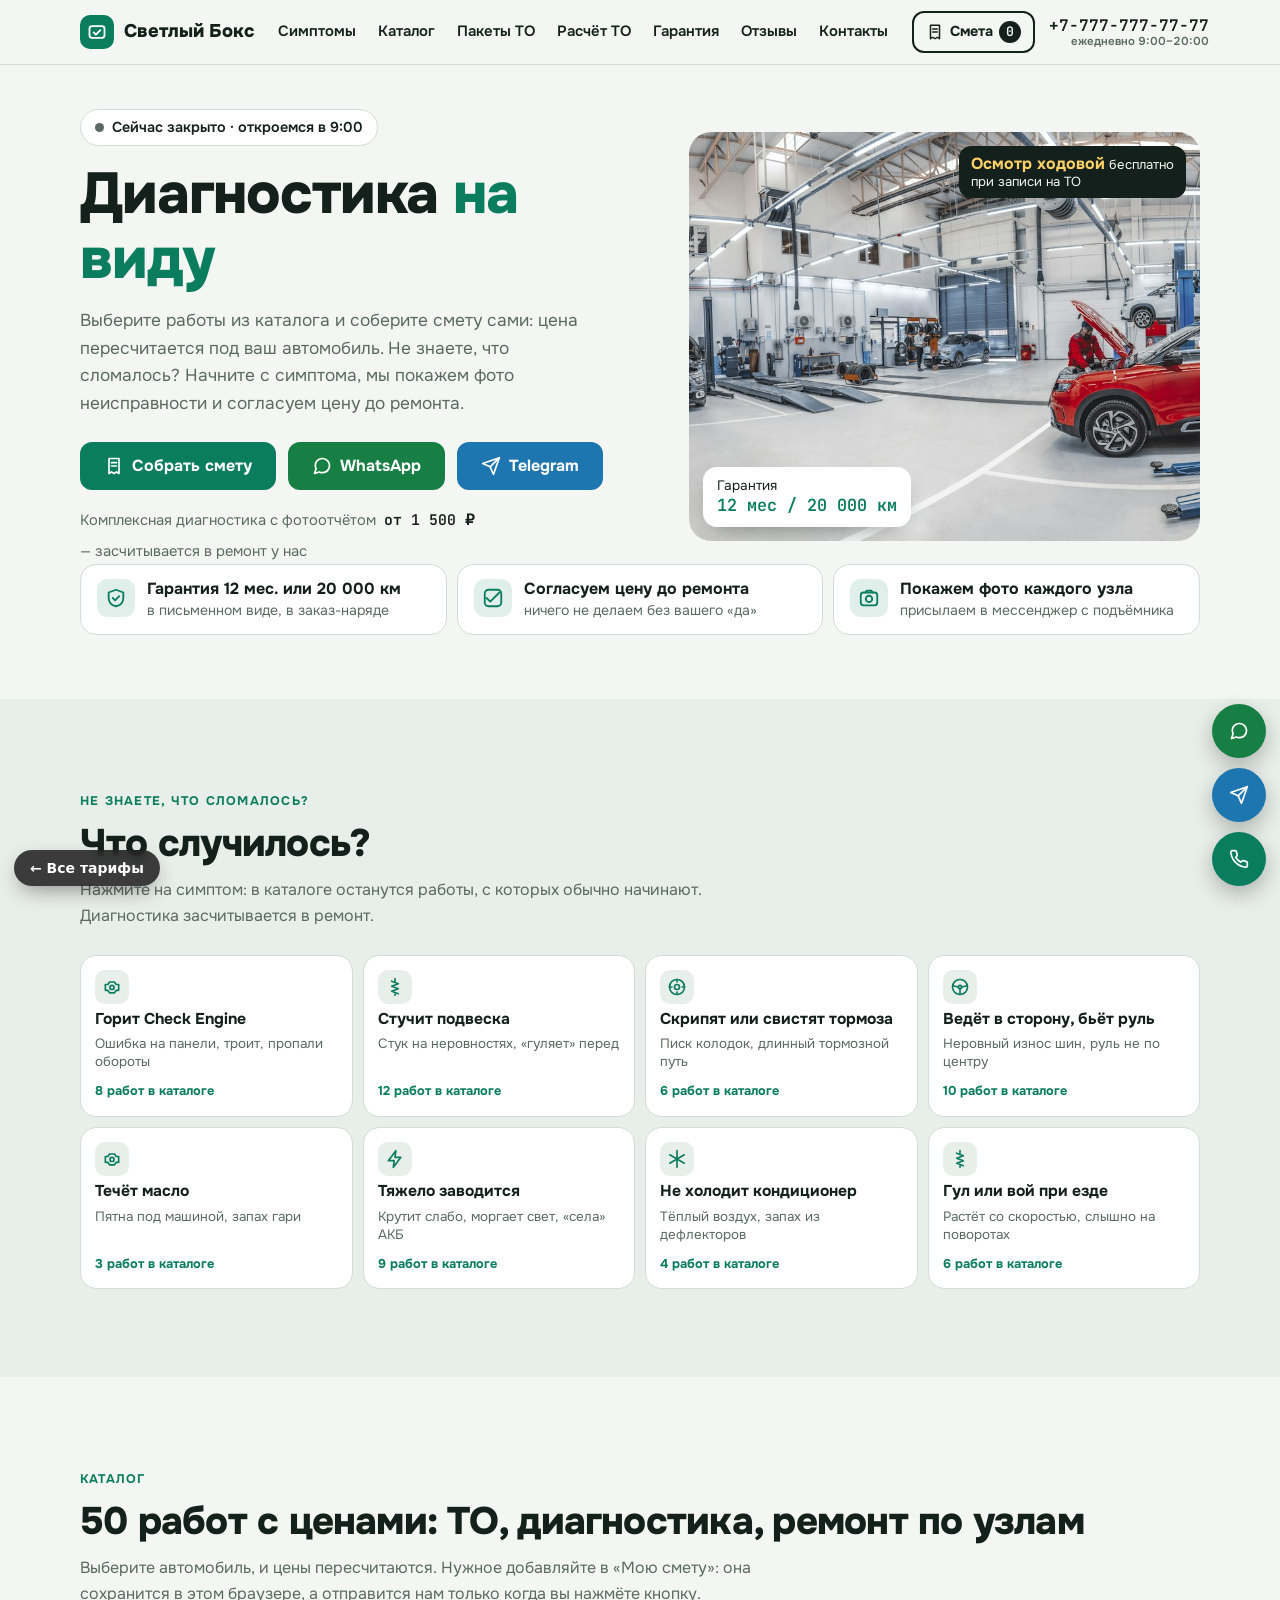
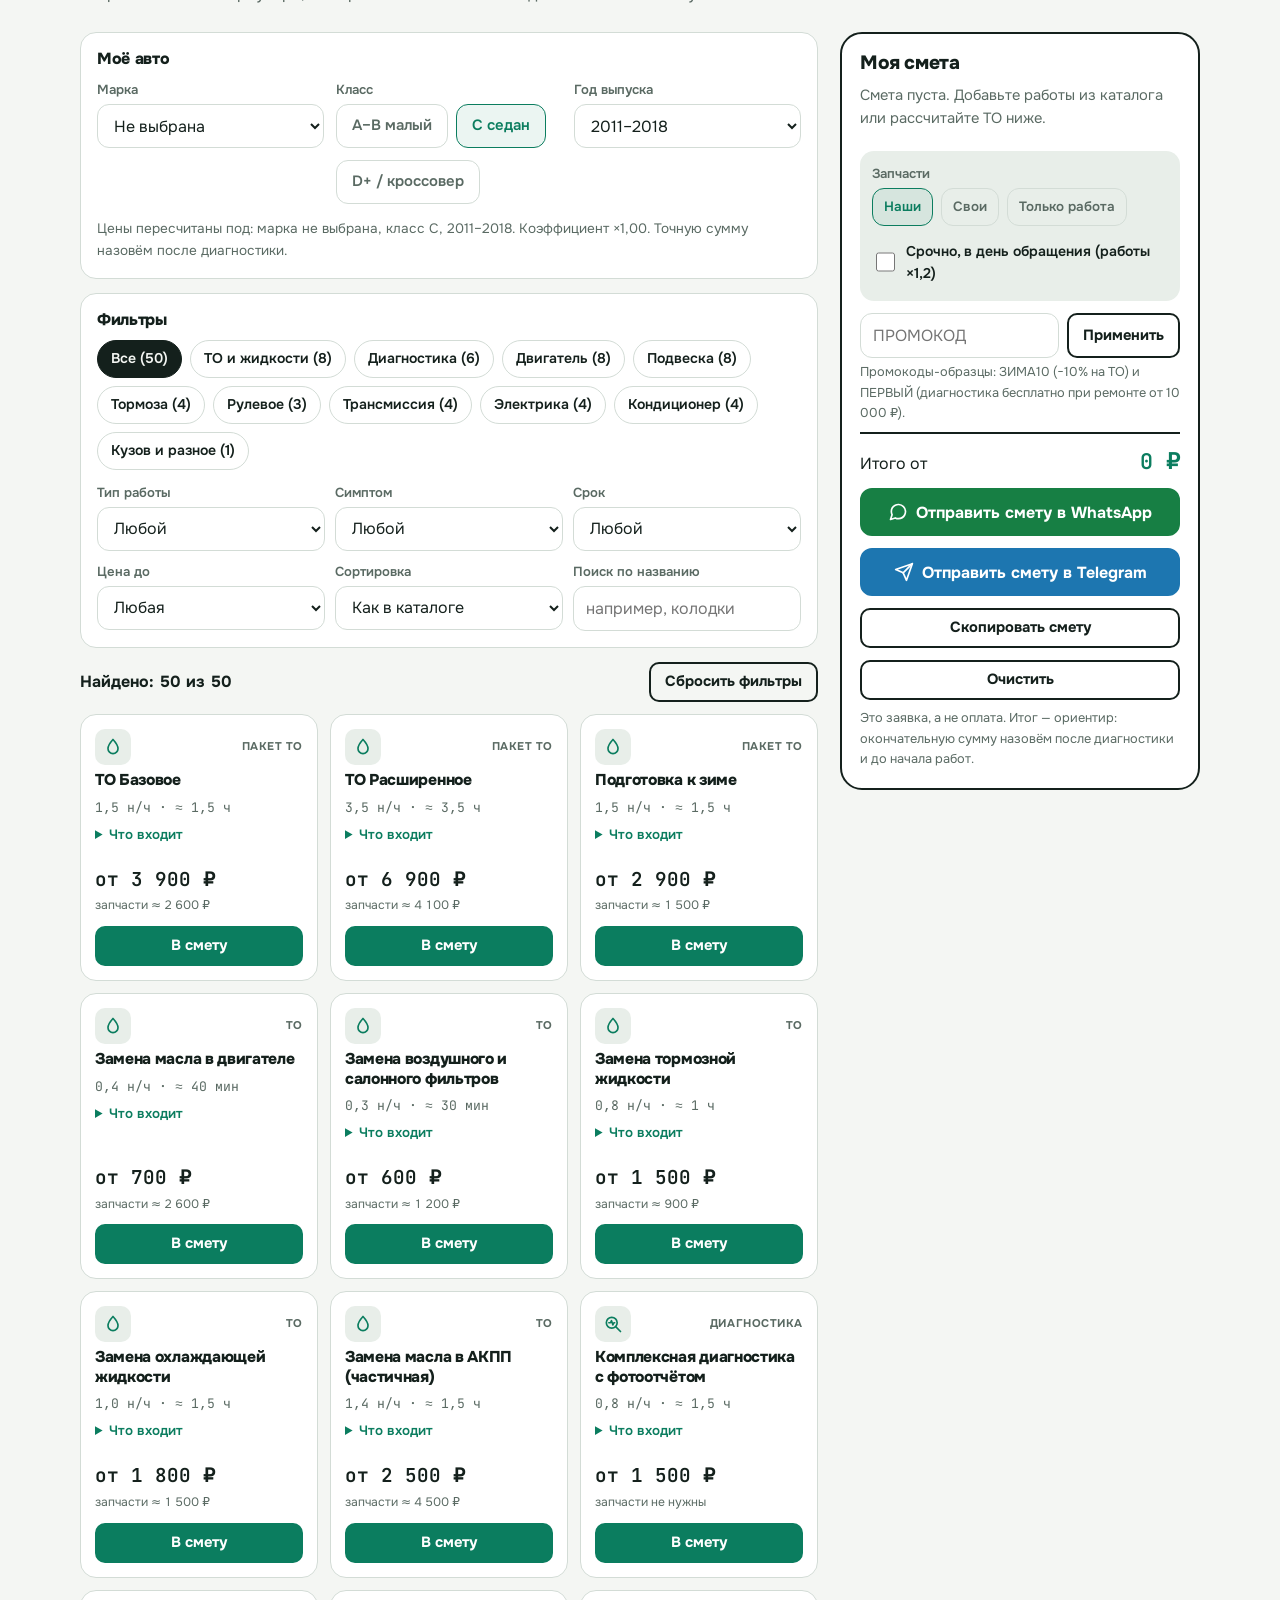
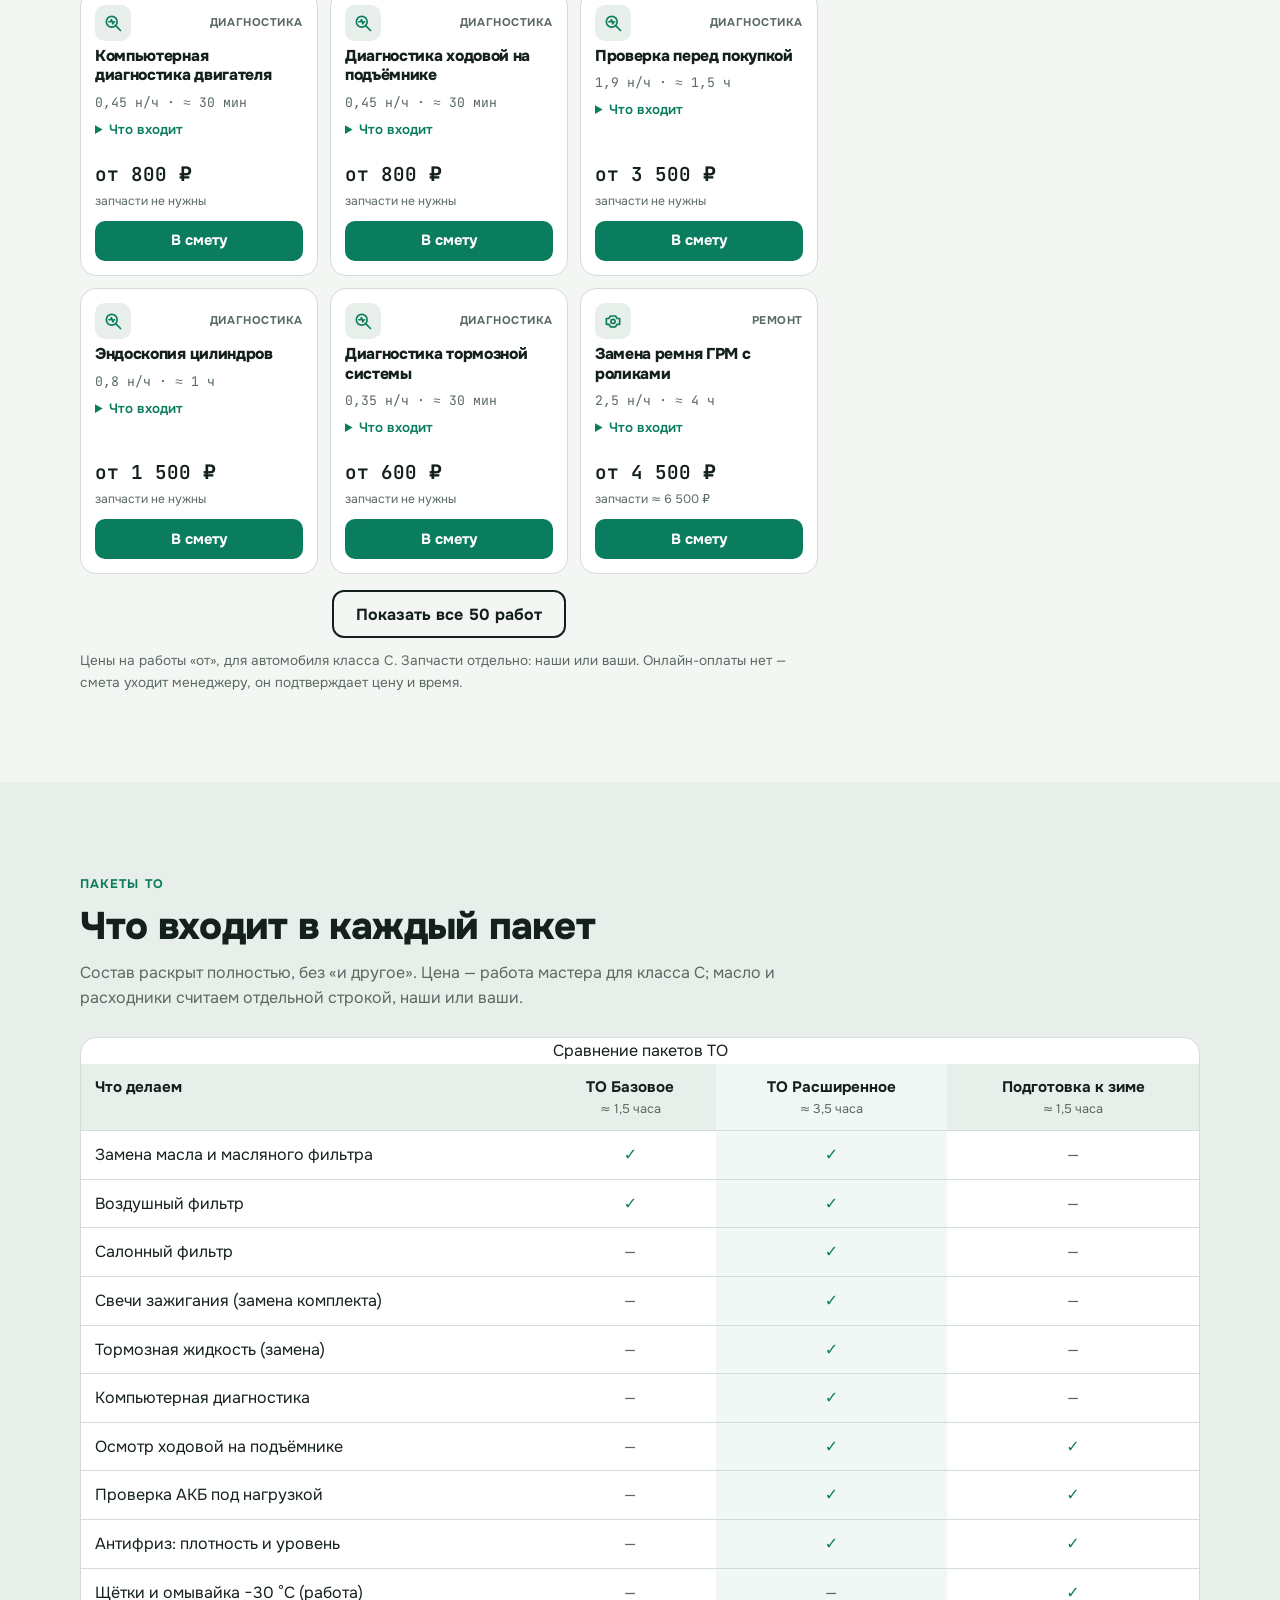
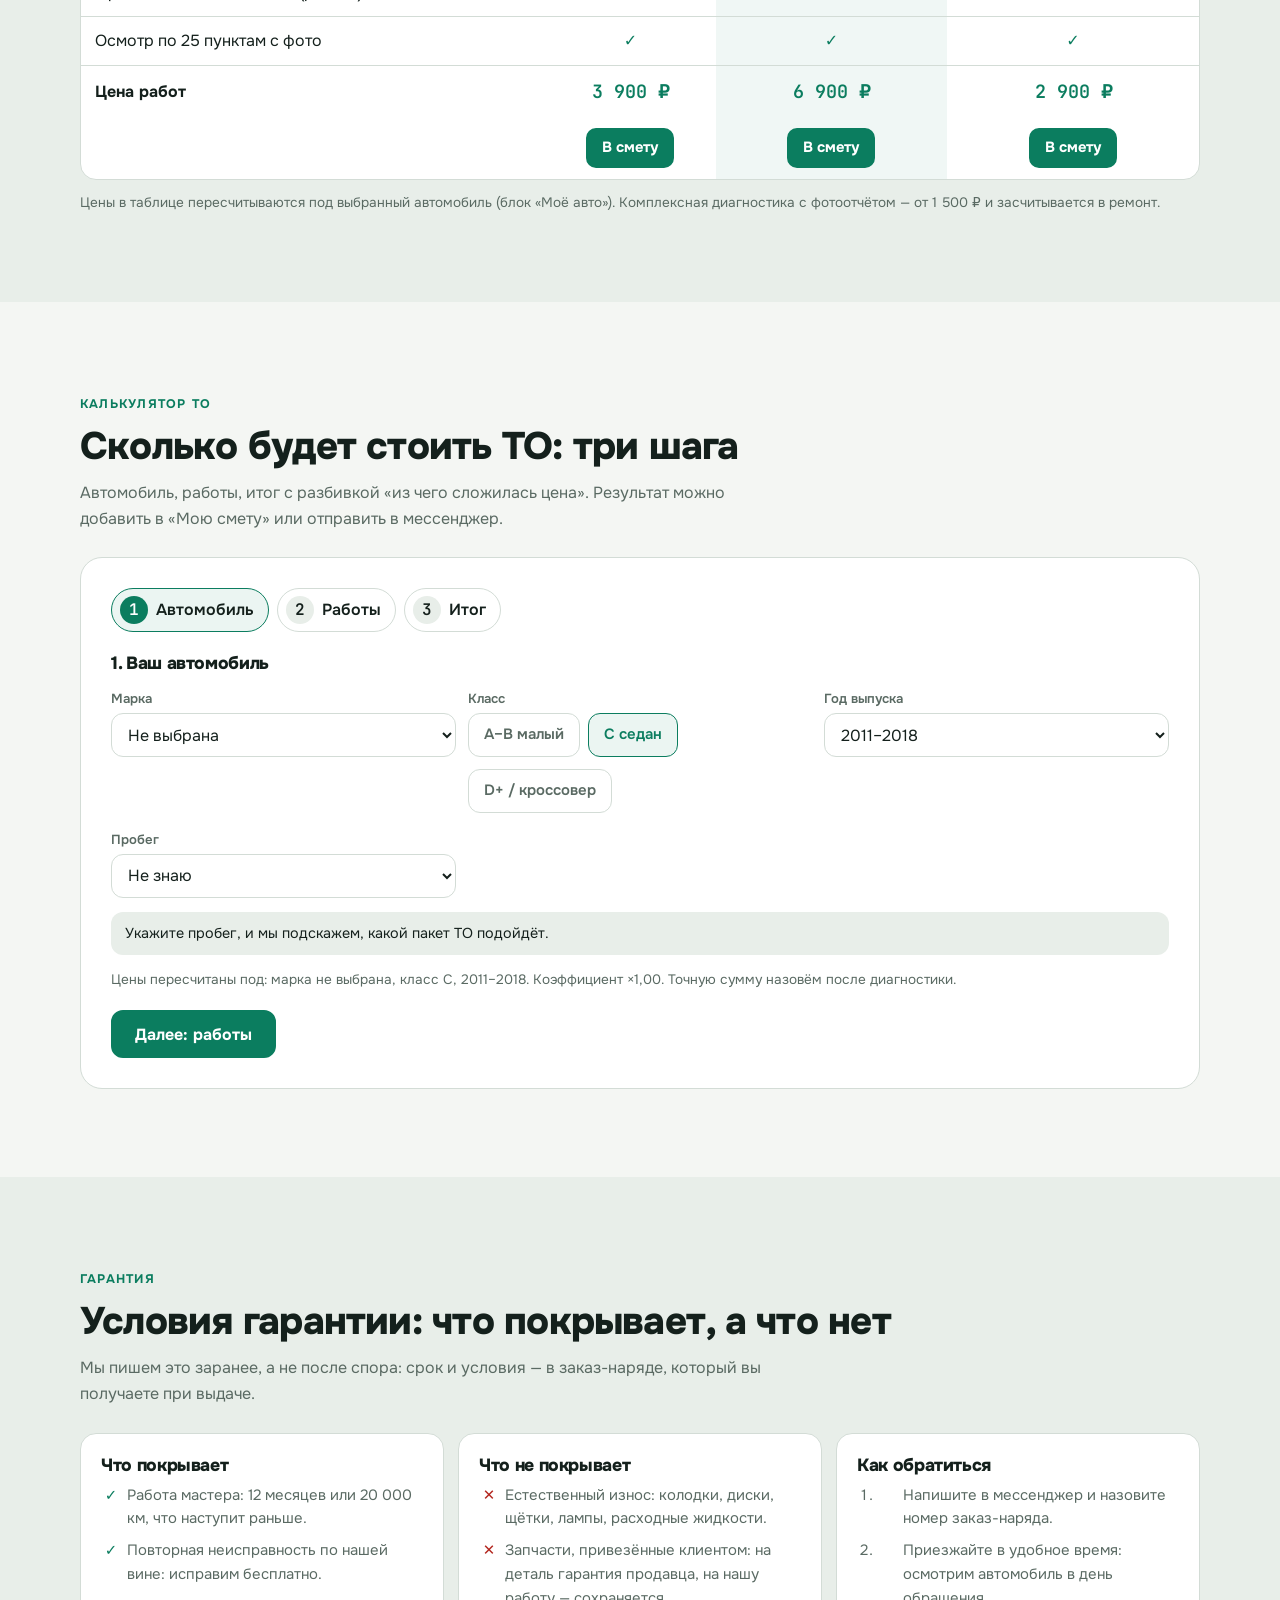
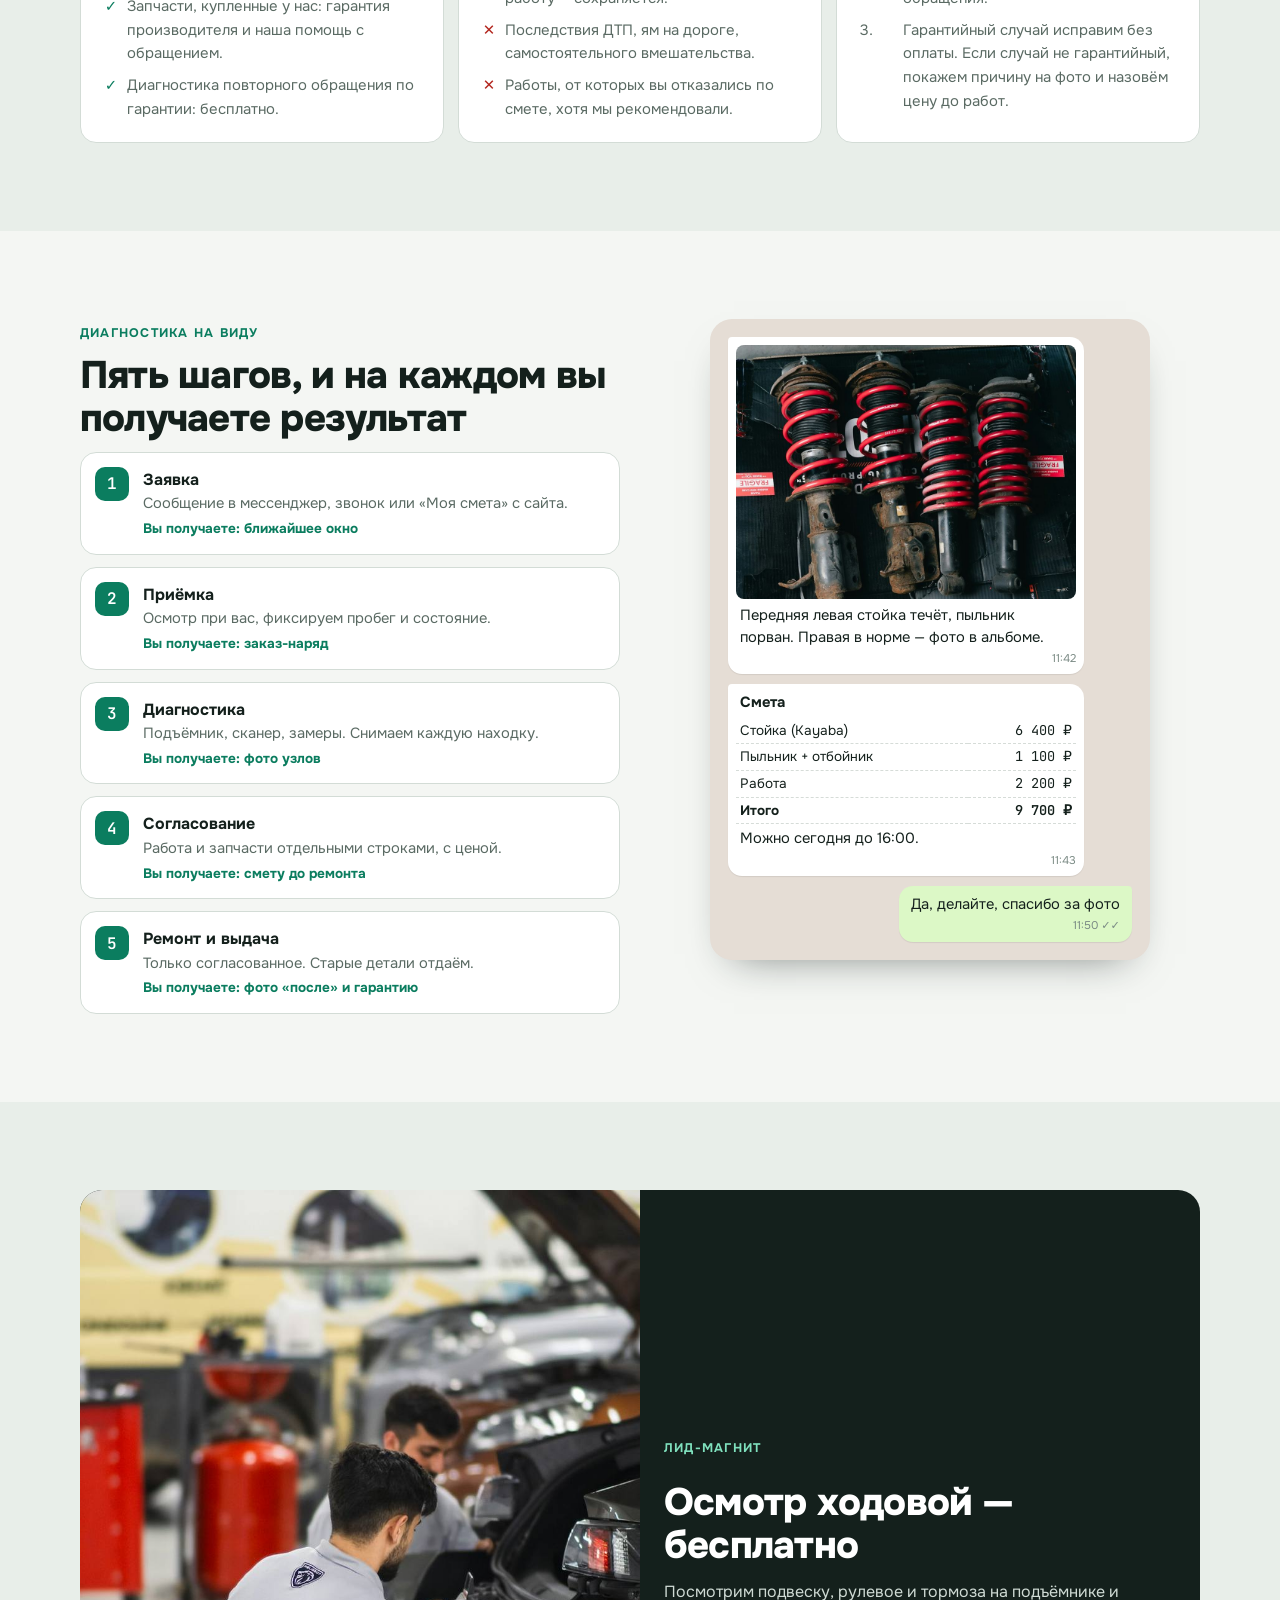
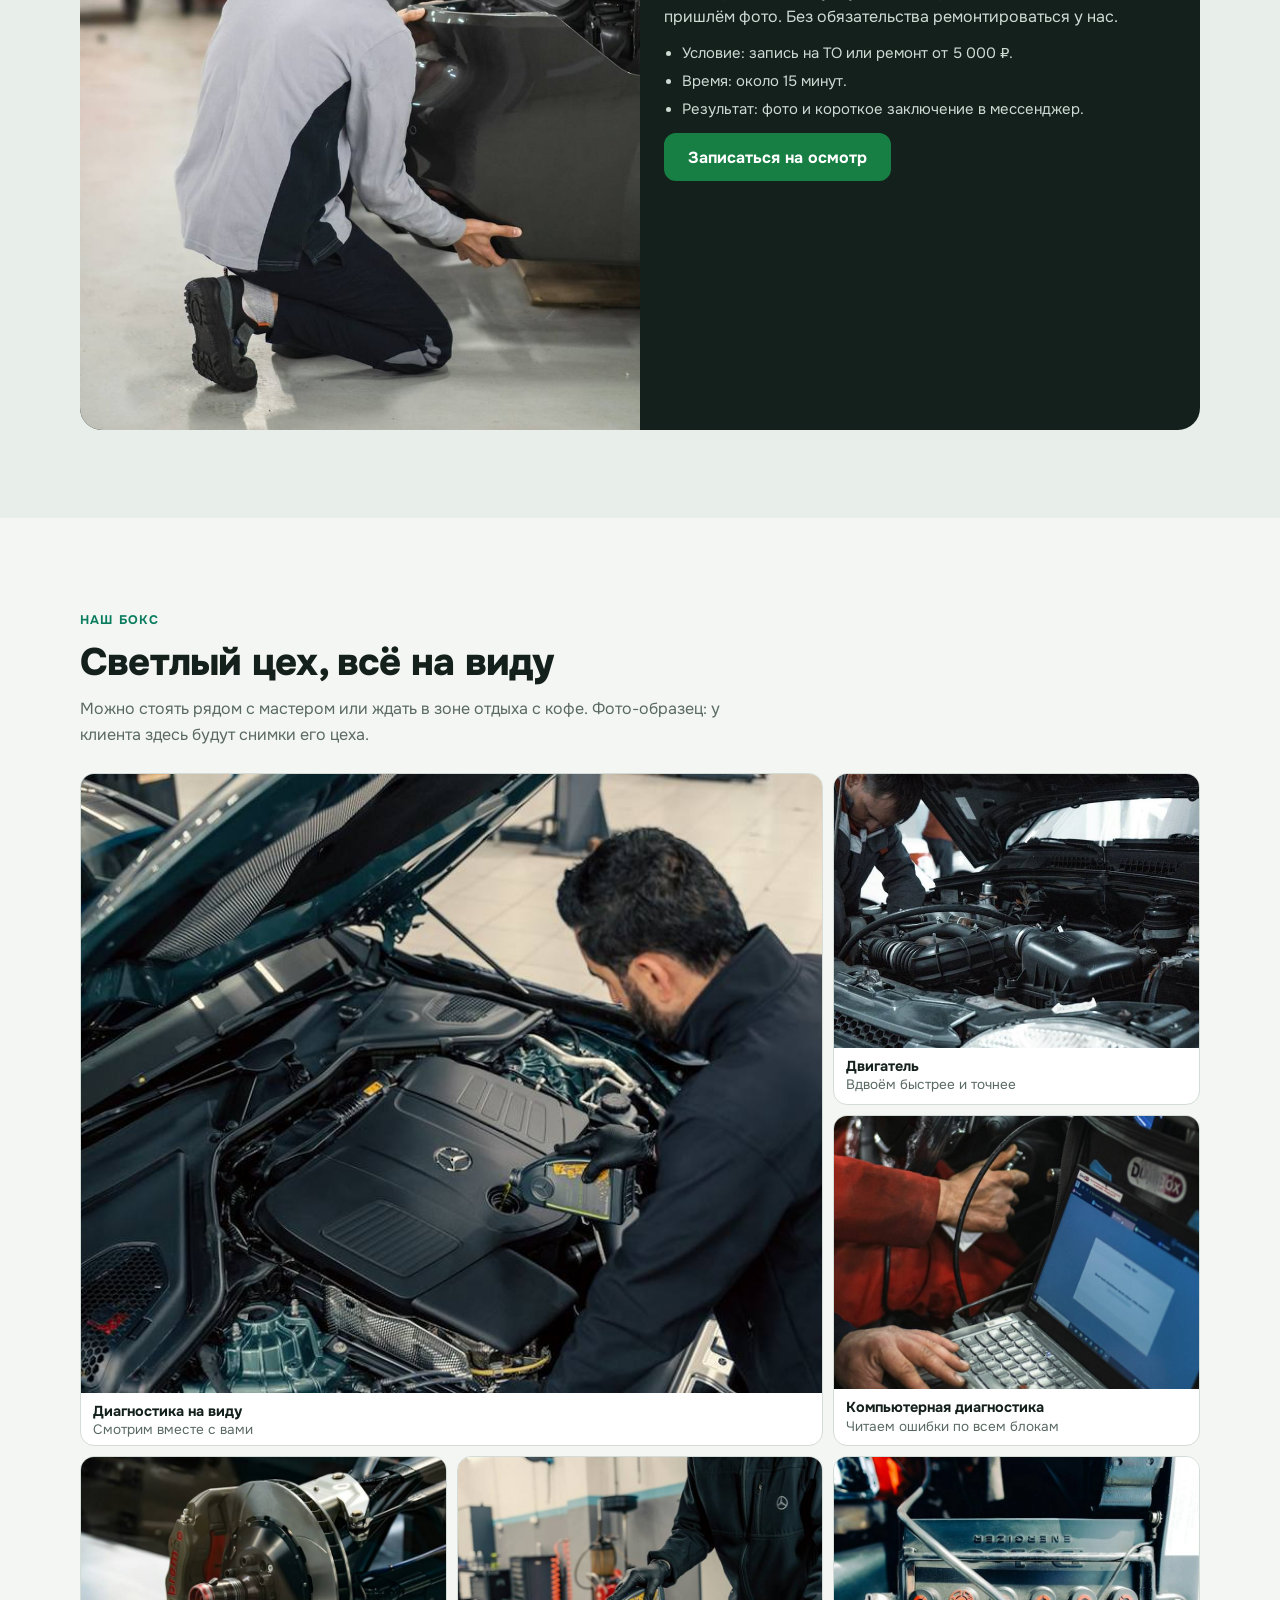
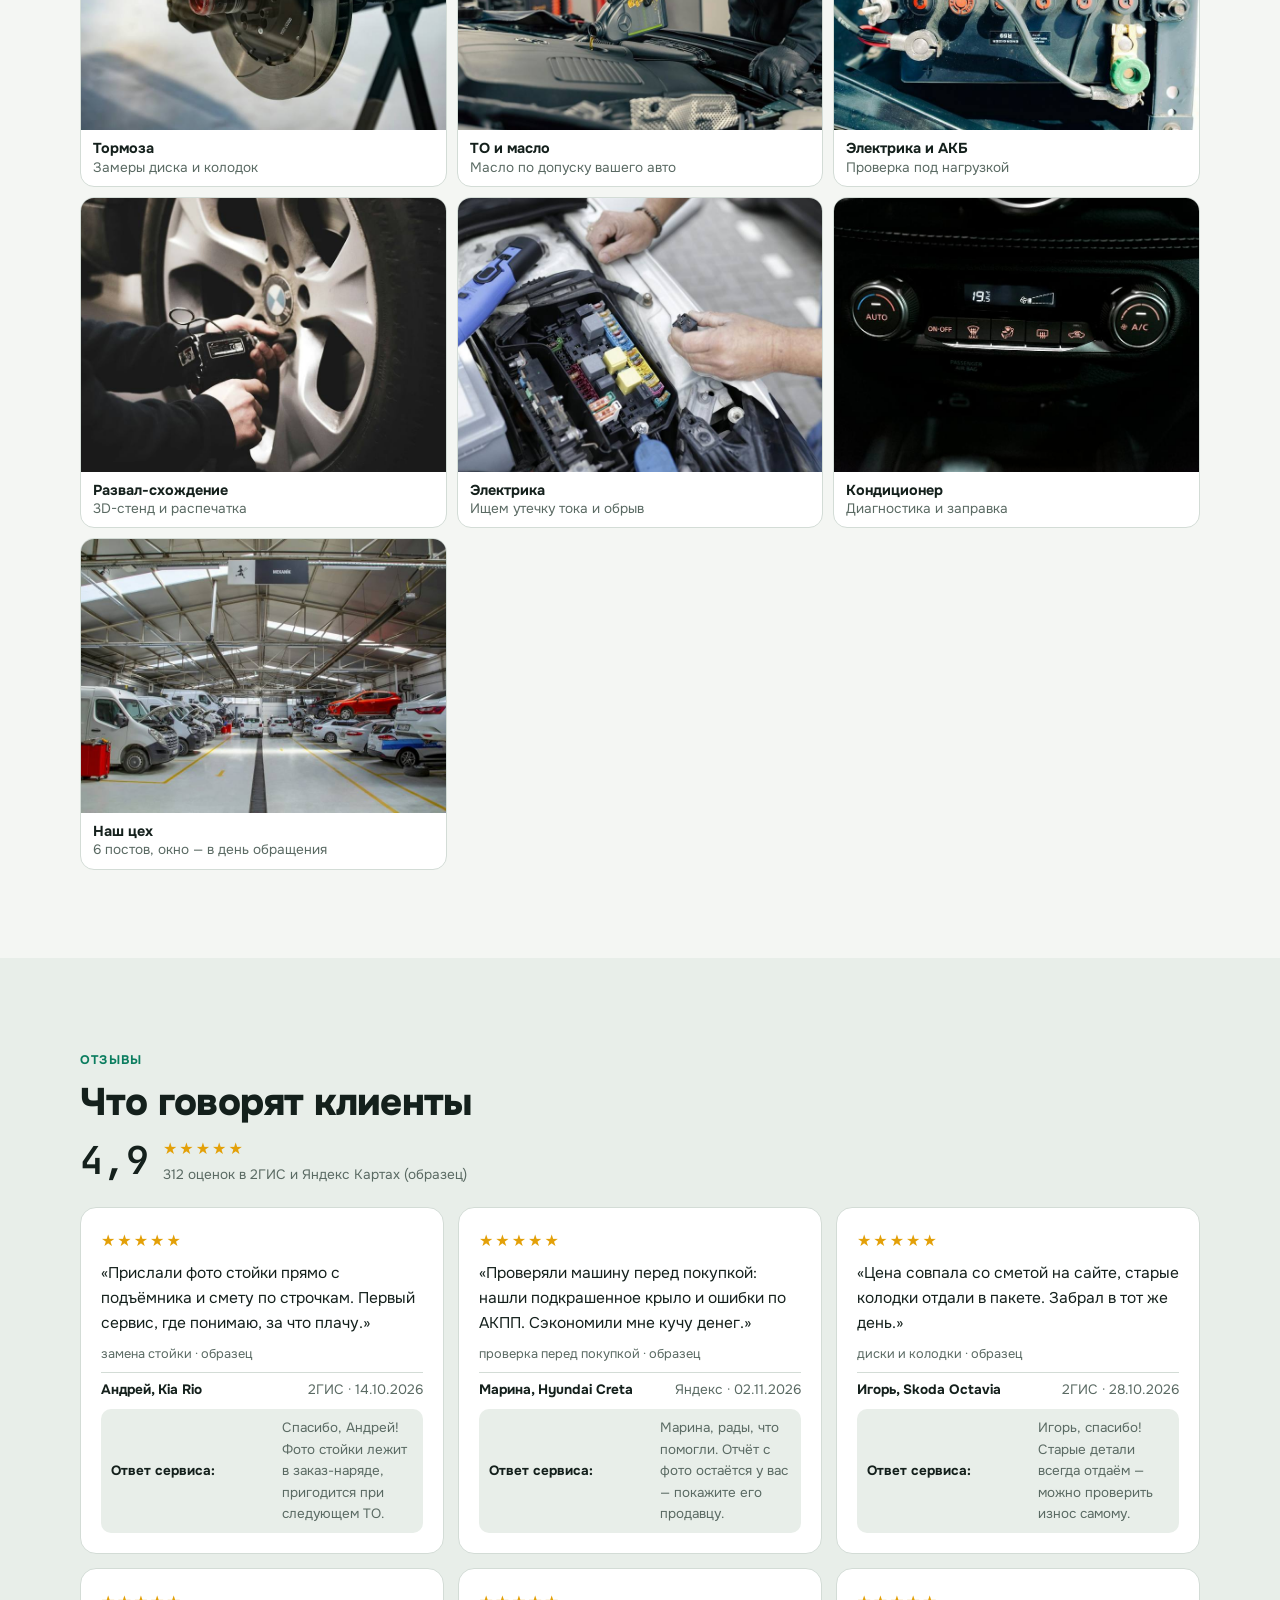
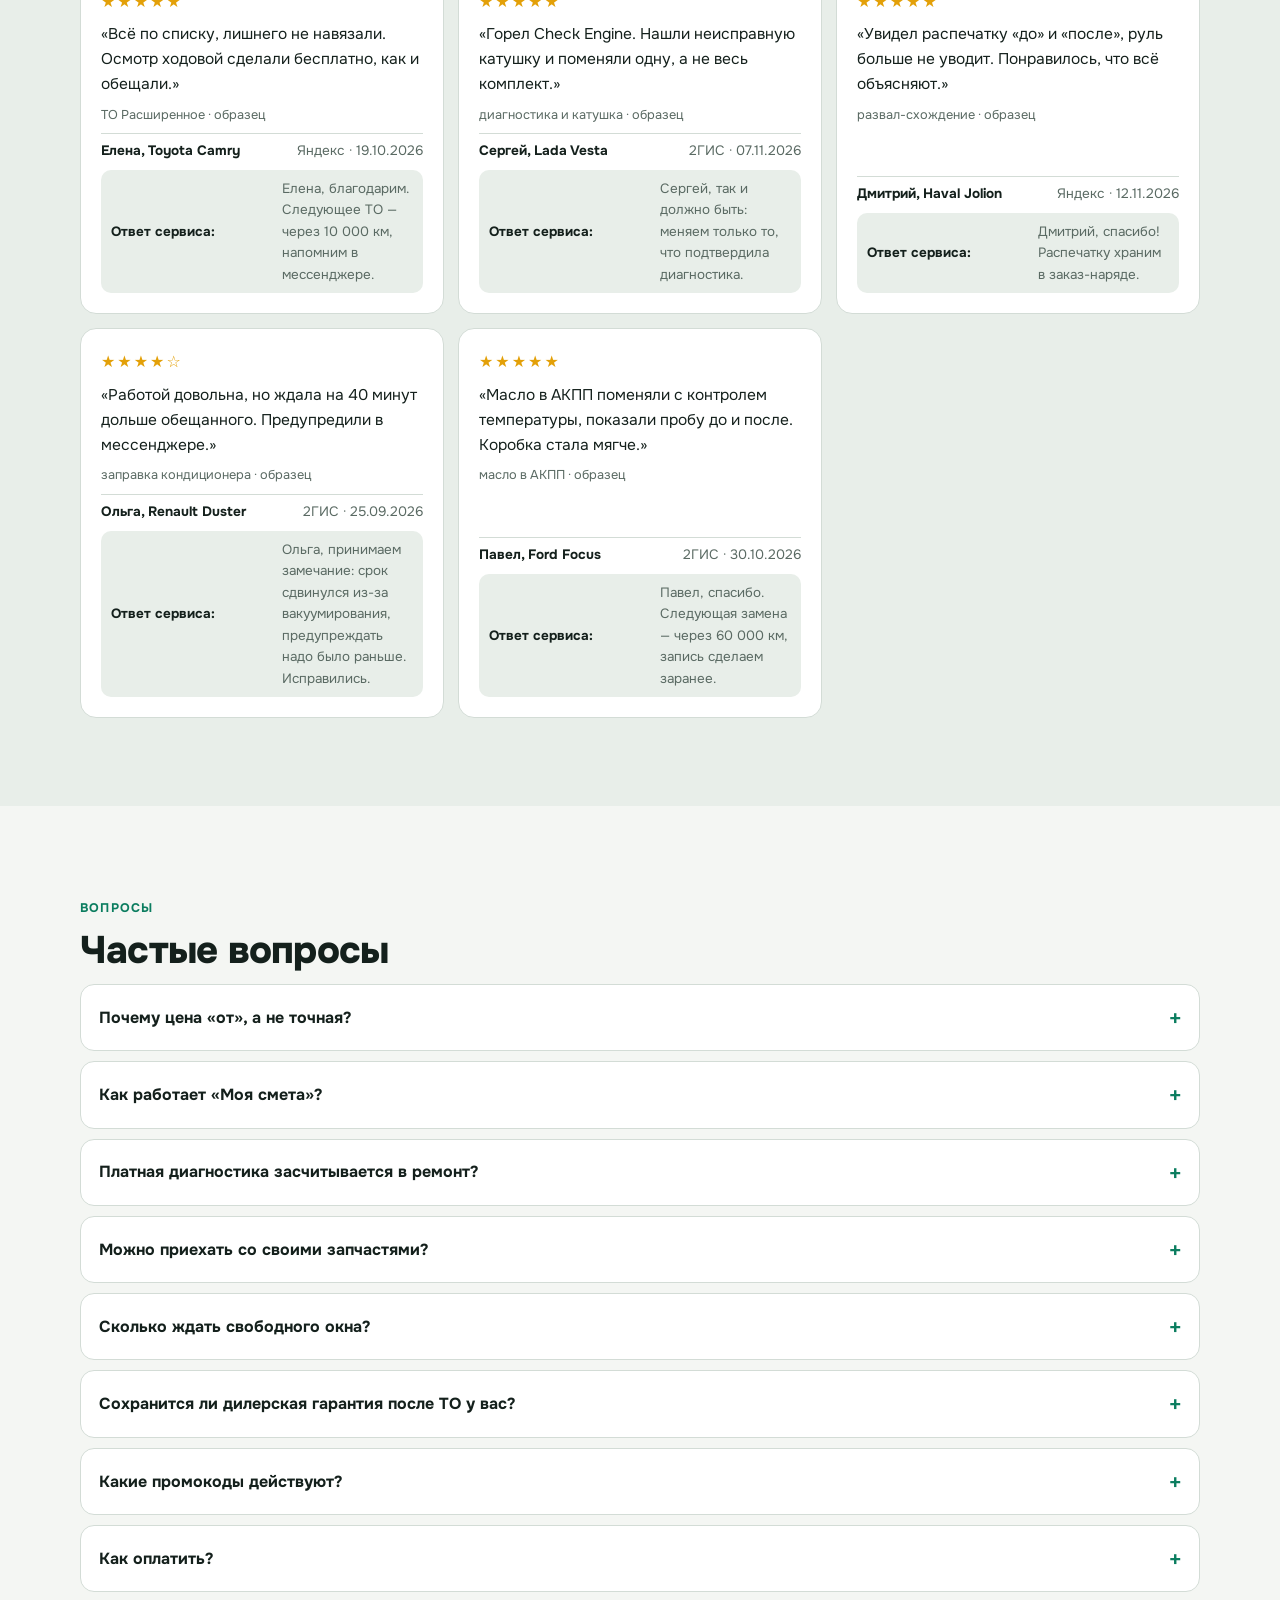
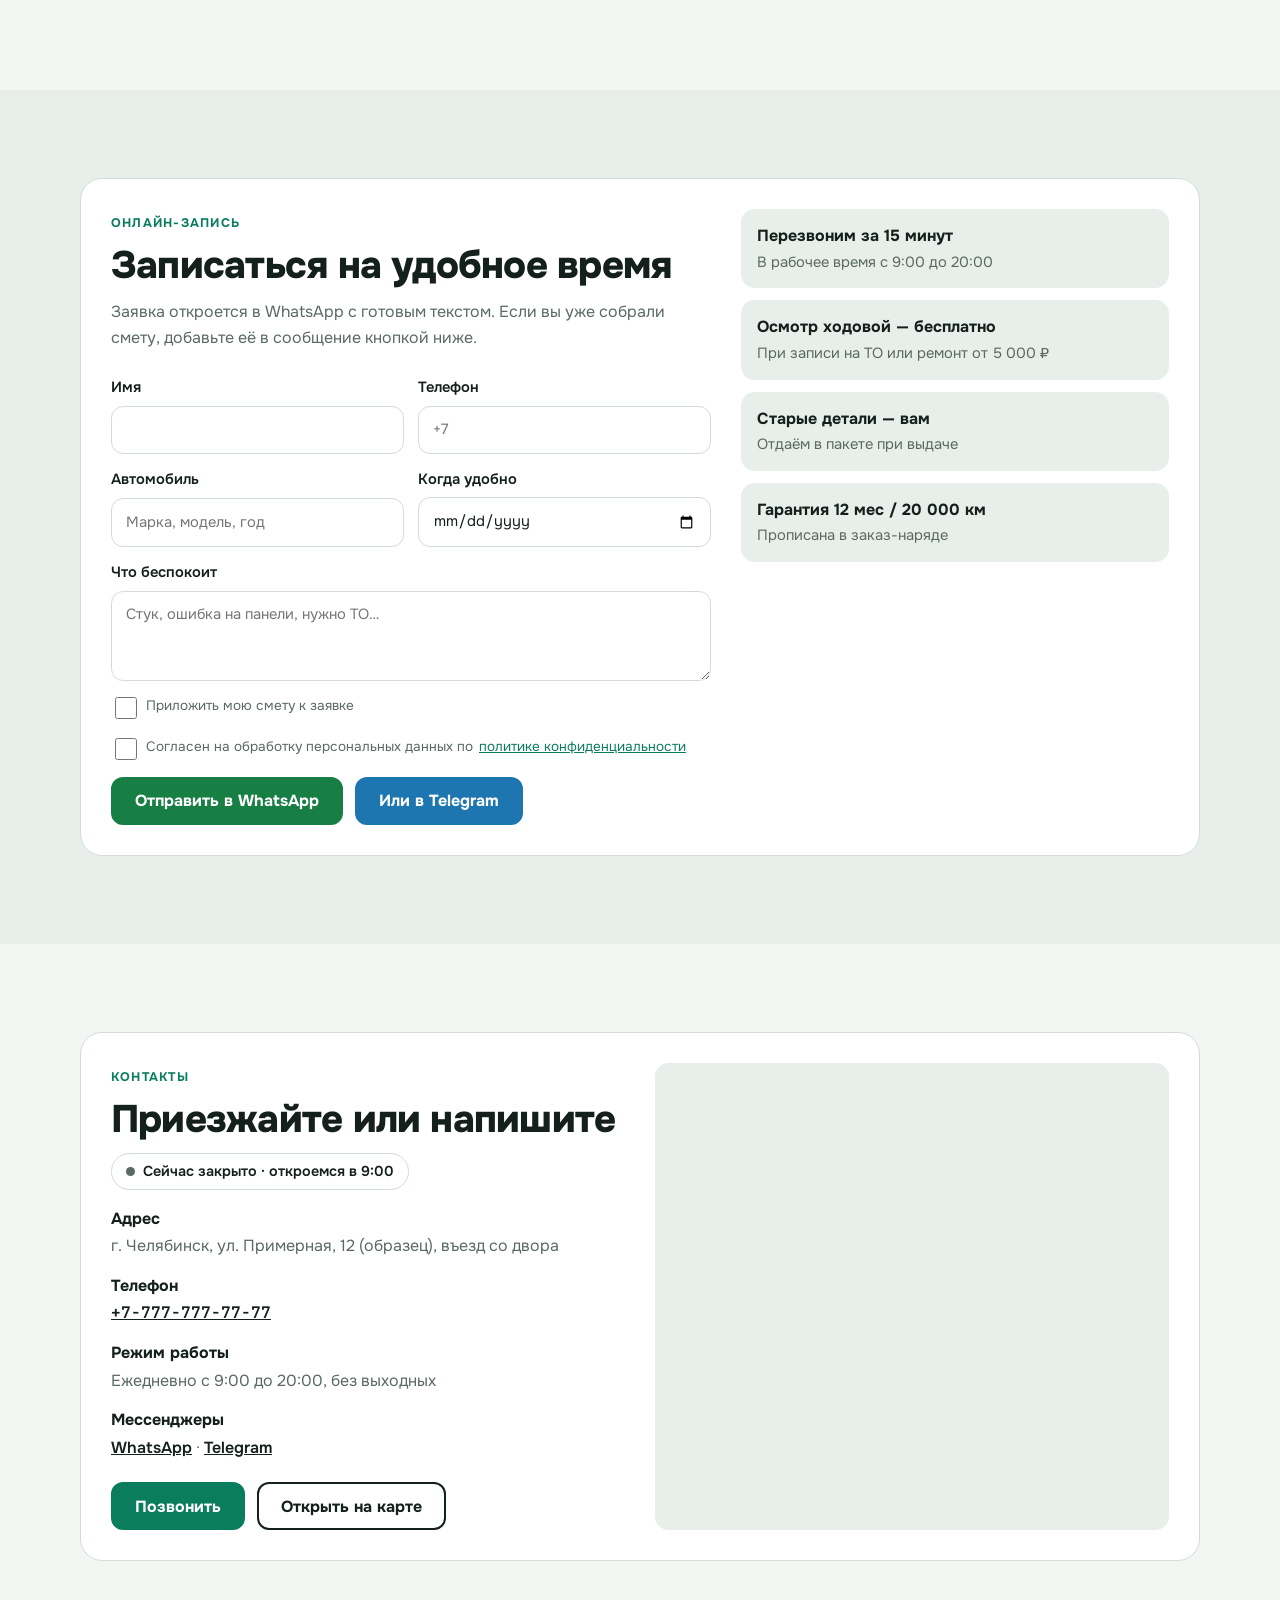
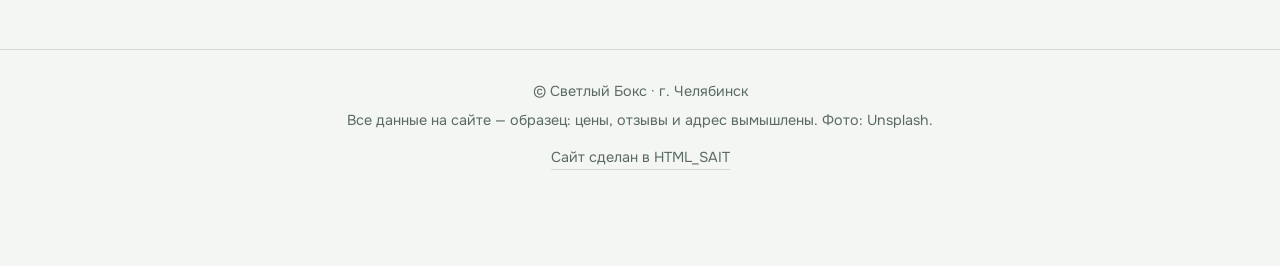
<file: 3-magazin/index.html>
<!DOCTYPE html>
<html lang="ru">
<head>
<meta charset="UTF-8">
<meta name="viewport" content="width=device-width, initial-scale=1">
<meta name="robots" content="noindex, nofollow">
<title>Светлый Бокс — автосервис в Челябинске: 50 работ и «Моя смета»</title>
<meta name="description" content="Автосервис в Челябинске: каталог из 50 работ с ценами, подбор по симптому, «Моя смета» и калькулятор ТО. Фото узлов, цена до ремонта, гарантия 12 месяцев.">
<meta property="og:title" content="Светлый Бокс — диагностика на виду, цена до ремонта">
<meta property="og:description" content="Соберите смету на ремонт и ТО за пару минут: 50 работ, пакеты ТО с составом, гарантия 12 месяцев или 20 000 км.">
<meta property="og:type" content="website">
<meta property="og:image" content="img/1727893119356.jpg">
<link href="fonts/fonts.css" rel="stylesheet">
<script>document.documentElement.className+=" js"</script>
<!-- Яндекс Метрика: вставьте сюда код счётчика клиента -->
<style>
:root{--bg:#f4f6f3;--bg2:#e8eee9;--card:#ffffff;--ink:#14201c;--mute:#5a6a63;--acc:#0b7d5f;--acc-ink:#ffffff;--line:#d3dcd6;--warn:#b76a0a;--wa:#177f44;--tg:#1d76b0;--r:16px}
*{box-sizing:border-box}
html{scroll-behavior:smooth;scroll-padding-top:76px}
body{margin:0;background:var(--bg);color:var(--ink);font:16px/1.6 Onest,system-ui,-apple-system,"Segoe UI",Roboto,sans-serif;overflow-x:hidden;-webkit-text-size-adjust:100%}
img{max-width:100%}
a{color:inherit}
h1,h2,h3,h4{margin:0;font-weight:800;line-height:1.12;letter-spacing:-.02em}
h1{font-size:clamp(2rem,6.4vw,3.6rem)}
h2{font-size:clamp(1.6rem,4vw,2.4rem);margin-bottom:12px}
h3{font-size:1.1rem;line-height:1.25}
p{margin:0}
.mono,.pr{font-family:"JetBrains Mono",ui-monospace,Consolas,monospace;font-variant-numeric:tabular-nums}
.wr{max-width:1160px;margin:0 auto;padding:0 20px}
.sec{padding:52px 0}
.sec.alt{background:var(--bg2)}
.tag{display:inline-block;color:var(--acc);font-weight:700;font-size:.78rem;letter-spacing:.1em;text-transform:uppercase;margin-bottom:10px}
.lead{color:var(--mute);max-width:64ch;margin-bottom:26px}
:focus-visible{outline:3px solid var(--acc);outline-offset:2px}

/* кнопки */
.btn{display:inline-flex;align-items:center;justify-content:center;gap:8px;min-height:48px;padding:12px 22px;border-radius:12px;border:2px solid var(--acc);font-family:inherit;font-weight:700;font-size:1rem;line-height:1.2;text-decoration:none;cursor:pointer;background:var(--acc);color:var(--acc-ink);transition:transform .2s,filter .2s,box-shadow .2s}
.btn:hover{filter:brightness(1.1);transform:translateY(-1px);box-shadow:0 8px 18px -10px rgba(20,32,28,.5)}
.btn.line{background:transparent;color:var(--ink);border-color:var(--ink)}
.btn.wa{background:var(--wa);border-color:var(--wa);color:#fff}
.btn.tg{background:var(--tg);border-color:var(--tg);color:#fff}
.btn.sm{min-height:40px;padding:8px 14px;font-size:.92rem;border-radius:10px}
.btn svg,.fl svg{width:20px;height:20px;flex:none;fill:none;stroke:currentColor;stroke-width:2;stroke-linecap:round;stroke-linejoin:round}
.btns{display:flex;flex-wrap:wrap;gap:12px}

/* шапка */
.nav{position:sticky;top:0;z-index:40;background:rgba(244,246,243,.94);-webkit-backdrop-filter:blur(8px);backdrop-filter:blur(8px);border-bottom:1px solid var(--line)}
.nav .wr{display:flex;align-items:center;gap:14px;min-height:64px}
.logo{display:flex;align-items:center;gap:10px;font-weight:800;font-size:1.15rem;text-decoration:none;white-space:nowrap}
.logo i{width:34px;height:34px;border-radius:10px;background:var(--acc);display:grid;place-items:center}
.logo i svg{width:20px;height:20px;fill:none;stroke:var(--acc-ink);stroke-width:2.2;stroke-linecap:round;stroke-linejoin:round}
.menu{display:none;margin-left:auto;gap:2px;align-items:center}
.menu a{padding:8px 10px;border-radius:9px;text-decoration:none;font-weight:600;font-size:.93rem}
.menu a:hover{background:var(--bg2)}
.tel{margin-left:auto;font-weight:800;text-decoration:none;white-space:nowrap;text-align:right;line-height:1.2}
.tel small{display:block;font-weight:600;color:var(--mute);font-size:.72rem;font-family:Onest,system-ui,sans-serif}
.burger{width:46px;height:46px;border:1px solid var(--line);border-radius:12px;background:var(--card);display:grid;place-items:center;cursor:pointer;padding:0;color:var(--ink);flex:none}
.burger svg{width:22px;height:22px;stroke:currentColor;stroke-width:2;fill:none;stroke-linecap:round}
.mm{display:none;border-top:1px solid var(--line);background:var(--bg);padding:8px 20px 16px}
.mm.on{display:block}
.mm a{display:block;padding:12px 4px;border-bottom:1px solid var(--line);text-decoration:none;font-weight:600}
@media(max-width:480px){.tel small{display:none}.logo{font-size:1rem}.nav .wr{gap:10px}}
@media(max-width:440px){.nav .tel{display:none}.burger{margin-left:auto}}

/* первый экран */
.hero{padding:30px 0 44px}
.hero .wr{display:grid;gap:28px;align-items:center}
.hero h1 em{font-style:normal;color:var(--acc)}
.hero p.sub{color:var(--mute);font-size:1.08rem;margin:16px 0 24px;max-width:48ch}
.pic{position:relative;border-radius:22px;overflow:hidden;background:var(--bg2);aspect-ratio:4/3.2}
.pic img,.pic .ph{width:100%;height:100%;object-fit:cover;display:block}
.pic .bd2{position:absolute;left:14px;bottom:14px;background:var(--card);border-radius:14px;padding:10px 14px;box-shadow:0 10px 24px -12px rgba(20,32,28,.5);font-size:.85rem;line-height:1.3}
.pic .bd2 b{display:block;font-family:"JetBrains Mono",ui-monospace,monospace;font-size:1.05rem;color:var(--acc)}
.pic .bd3{position:absolute;right:14px;top:14px;background:var(--ink);color:var(--bg);border-radius:12px;padding:8px 12px;font-size:.82rem;line-height:1.25}
.pic .bd3 b{color:#ffd166;font-size:1rem}
.open{display:inline-flex;align-items:center;gap:8px;font-weight:600;font-size:.9rem;background:var(--card);border:1px solid var(--line);border-radius:999px;padding:6px 14px;margin-bottom:16px}
.open::before{content:"";width:9px;height:9px;border-radius:50%;background:var(--mute)}
.open.on::before{background:var(--acc);box-shadow:0 0 0 4px rgba(11,125,95,.2)}
.chips{display:flex;flex-wrap:wrap;gap:8px;margin-top:22px}
.chips span{font-size:.85rem;font-weight:600;border:1px solid var(--line);background:var(--card);border-radius:999px;padding:5px 12px}

/* цифры, карточки */
.nums{display:grid;grid-template-columns:1fr 1fr;gap:12px}
.num{background:var(--card);border:1px solid var(--line);border-radius:var(--r);padding:18px}
.num b{display:block;font-family:"JetBrains Mono",ui-monospace,monospace;font-size:clamp(1.5rem,5vw,2.2rem);color:var(--acc);line-height:1.1;font-weight:600}
.num span{color:var(--mute);font-size:.92rem;display:block;margin-top:4px}
.cards{display:grid;gap:14px}
.card{background:var(--card);border:1px solid var(--line);border-radius:var(--r);padding:20px;display:flex;flex-direction:column;gap:8px}
.card p{color:var(--mute);font-size:.95rem}
.bd{display:inline-block;font-size:.72rem;font-weight:700;letter-spacing:.04em;text-transform:uppercase;padding:3px 9px;border-radius:999px;background:var(--acc);color:var(--acc-ink);align-self:flex-start}
.bd.new{background:var(--ink)}.bd.sale{background:var(--warn)}

/* пакеты */
.pk ul{margin:4px 0 6px;padding:0;list-style:none;display:grid;gap:5px;font-size:.93rem}
.pk li{padding-left:24px;position:relative}
.pk li::before{content:"";position:absolute;left:2px;top:.55em;width:12px;height:7px;border-left:2.5px solid var(--acc);border-bottom:2.5px solid var(--acc);transform:rotate(-45deg)}
.pk .pr{font-size:1.45rem;font-weight:600;margin-top:auto}
.pk .pr small{font-family:Onest,system-ui,sans-serif;font-size:.82rem;color:var(--mute);font-weight:400}
.pk .old{text-decoration:line-through;color:var(--mute);font-size:.95rem;margin-left:6px;font-weight:400}
.pk .btn{margin-top:6px}
.pk .tm{font-size:.85rem;color:var(--mute)}

/* прайс */
.tabs{display:flex;gap:8px;overflow-x:auto;padding-bottom:4px;margin-bottom:16px;scrollbar-width:none}
.tabs::-webkit-scrollbar{display:none}
.tabs button{flex:none;min-height:42px;padding:8px 16px;border-radius:999px;border:1.5px solid var(--line);background:var(--card);font:inherit;font-weight:600;color:var(--ink);cursor:pointer}
.tabs button[aria-selected="true"]{background:var(--ink);border-color:var(--ink);color:var(--bg)}
.price{background:var(--card);border:1px solid var(--line);border-radius:var(--r);overflow:hidden}
.price table{width:100%;border-collapse:collapse}
.price td{padding:13px 16px;border-bottom:1px solid var(--line);vertical-align:top}
.price tr:last-child td{border-bottom:0}
.price td:last-child{text-align:right;white-space:nowrap;font-family:"JetBrains Mono",monospace;font-weight:600}
.price td small{display:block;color:var(--mute);font-size:.82rem}
.price [hidden]{display:none}

/* калькулятор */
.calc{display:grid;gap:20px;background:var(--card);border:1px solid var(--line);border-radius:22px;padding:22px}
.seg{display:flex;flex-wrap:wrap;gap:8px;margin:8px 0 18px}
.seg label{cursor:pointer}
.seg input{position:absolute;opacity:0;pointer-events:none}
.seg span{display:inline-block;padding:9px 15px;border-radius:12px;border:1.5px solid var(--line);font-weight:600;font-size:.93rem}
.seg input:checked+span{border-color:var(--acc);background:rgba(11,125,95,.08);color:var(--acc)}
.seg input:focus-visible+span{outline:3px solid var(--acc);outline-offset:2px}
.chk{display:grid;gap:8px}
.chk label{display:flex;gap:12px;align-items:center;padding:11px 14px;border:1.5px solid var(--line);border-radius:12px;cursor:pointer;font-weight:500}
.chk label:has(input:checked){border-color:var(--acc);background:rgba(11,125,95,.06)}
.chk input{width:20px;height:20px;accent-color:var(--acc);flex:none}
.chk b{margin-left:auto;font-family:"JetBrains Mono",monospace;font-weight:600;white-space:nowrap}
.sum{background:var(--bg2);border-radius:16px;padding:20px;display:flex;flex-direction:column;gap:10px;align-self:start}
.sum .total{font-family:"JetBrains Mono",monospace;font-size:clamp(1.8rem,6vw,2.4rem);font-weight:600;color:var(--acc);line-height:1.1}
.sum ul{margin:0;padding-left:18px;color:var(--mute);font-size:.92rem}

/* фотоотчёт */
.rep{display:grid;gap:24px;align-items:center}
.chat{background:#e5ddd5;border-radius:22px;padding:18px;display:grid;gap:10px;max-width:440px;width:100%;justify-self:center;box-shadow:0 18px 40px -24px rgba(20,32,28,.6)}
.msg{background:#fff;border-radius:4px 14px 14px 14px;padding:8px;max-width:88%;font-size:.92rem;line-height:1.45;box-shadow:0 1px 1px rgba(0,0,0,.08)}
.msg.me{justify-self:end;background:#dcf8c6;border-radius:14px 4px 14px 14px;padding:8px 12px}
.msg img,.msg .ph{width:100%;height:auto;aspect-ratio:4/3;object-fit:cover;border-radius:8px;display:block;margin-bottom:6px}
.msg p{padding:0 4px}
.msg .t{display:block;text-align:right;font-size:.7rem;color:#7a8a84;margin-top:2px}
.msg table{width:100%;border-collapse:collapse;font-size:.85rem;margin:4px 0}
.msg td{padding:3px 4px;border-bottom:1px dashed #d6dcd8}
.msg td:last-child{text-align:right;font-family:"JetBrains Mono",monospace;white-space:nowrap}
.steps4{display:grid;gap:12px;padding:0;margin:0;list-style:none;counter-reset:s}
.steps4 li{counter-increment:s;background:var(--card);border:1px solid var(--line);border-radius:var(--r);padding:16px 16px 16px 62px;position:relative}
.steps4 li::before{content:counter(s);position:absolute;left:16px;top:16px;width:32px;height:32px;border-radius:10px;background:var(--acc);color:var(--acc-ink);display:grid;place-items:center;font-family:"JetBrains Mono",monospace;font-weight:600}
.steps4 b{display:block}
.steps4 span{color:var(--mute);font-size:.94rem}

/* галерея */
.gal{display:grid;grid-template-columns:1fr 1fr;gap:10px}
.gal figure{margin:0;border-radius:14px;overflow:hidden;background:var(--card);border:1px solid var(--line)}
.gal .im{aspect-ratio:4/3;background:var(--bg2)}
.gal img,.gal .ph{width:100%;height:100%;object-fit:cover;display:block}
.gal figcaption{padding:9px 12px;font-size:.85rem;color:var(--mute);line-height:1.35}
.gal figcaption b{display:block;color:var(--ink);font-size:.9rem}
.gal figure.big{grid-column:1/-1}
img.ph,div.ph{background:var(--bg2)}
div.ph svg{width:100%;height:100%;display:block}
.phs .bg{fill:var(--bg2)}.phs .b{fill:var(--acc)}.phs .w{fill:var(--ink)}.phs .g{fill:var(--card);opacity:.85}

/* этапы */
.flow{display:grid;gap:12px;padding:0;margin:0;list-style:none}
.flow li{background:var(--card);border:1px solid var(--line);border-radius:var(--r);padding:18px;display:flex;flex-direction:column;gap:6px}
.flow .n{font-family:"JetBrains Mono",monospace;color:var(--acc);font-weight:600;font-size:.9rem}
.flow p{color:var(--mute);font-size:.94rem}

/* отзывы */
.rv-top{display:flex;flex-wrap:wrap;gap:14px;align-items:center;margin-bottom:20px}
.rv-top .big{font-family:"JetBrains Mono",monospace;font-size:2.4rem;font-weight:600;line-height:1}
.stars{color:#e3a008;letter-spacing:2px}
.rvw blockquote{margin:0;color:var(--ink);font-size:.97rem}
.rvw .who{display:flex;justify-content:space-between;gap:10px;font-size:.85rem;color:var(--mute);margin-top:auto;padding-top:6px;border-top:1px solid var(--line)}
.rvw .who b{color:var(--ink)}

/* FAQ */
.faq details{background:var(--card);border:1px solid var(--line);border-radius:14px;margin-bottom:10px}
.faq summary{cursor:pointer;padding:16px 18px;font-weight:700;list-style:none;display:flex;justify-content:space-between;gap:14px;align-items:center}
.faq summary::-webkit-details-marker{display:none}
.faq summary::after{content:"+";font-family:"JetBrains Mono",monospace;font-size:1.3rem;color:var(--acc);flex:none}
.faq details[open] summary::after{content:"\2212"}
.faq details p{padding:0 18px 16px;color:var(--mute)}

/* форма, контакты */
.zap{display:grid;gap:24px;background:var(--card);border:1px solid var(--line);border-radius:22px;padding:22px}
.fm{display:grid;gap:14px}
.fm label{display:grid;gap:6px;font-weight:600;font-size:.92rem}
.fm input,.fm select,.fm textarea{width:100%;min-height:48px;padding:11px 14px;border:1.5px solid var(--line);border-radius:12px;background:var(--card);color:var(--ink);font:inherit;font-weight:400}
.fm textarea{min-height:90px;resize:vertical}
.fm input:focus,.fm select:focus,.fm textarea:focus{outline:none;border-color:var(--acc);box-shadow:0 0 0 3px rgba(11,125,95,.18)}
.fm .err{border-color:#b3261e}
.row2{display:grid;gap:14px}
.cons{display:flex!important;gap:10px;align-items:flex-start;font-weight:400!important;font-size:.85rem!important;color:var(--mute)}
.cons input{width:22px;height:22px;min-height:0!important;margin-top:2px;flex:none;accent-color:var(--acc)}
.cons a{color:var(--acc)}
.note{font-size:.85rem;color:var(--mute)}
.zap .side{display:grid;gap:12px;align-content:start}
.zap .side div{background:var(--bg2);border-radius:14px;padding:14px 16px}
.zap .side b{display:block}
.zap .side span{color:var(--mute);font-size:.92rem}
.ct{display:grid;gap:22px;background:var(--card);border:1px solid var(--line);border-radius:22px;padding:22px}
.ct dl{margin:0}.ct dt{font-weight:700;margin-top:14px}.ct dt:first-child{margin-top:0}.ct dd{margin:2px 0 0;color:var(--mute)}
.ct dd a{color:var(--ink);font-weight:600}
.ct iframe{width:100%;height:100%;min-height:300px;border:0;border-radius:14px;background:var(--bg2)}

/* подвал и плавающие */
footer{border-top:1px solid var(--line);padding:30px 0 96px;color:var(--mute);font-size:.9rem;text-align:center}
footer .wr{display:grid;gap:6px}
footer .made{display:inline-block;margin-top:8px;color:var(--mute);text-decoration:none;border-bottom:1px solid var(--line)}
footer .made:hover{color:var(--acc)}
.float{position:fixed;right:14px;bottom:calc(14px + env(safe-area-inset-bottom,0px));display:flex;flex-direction:column;gap:10px;z-index:45}
.fl{width:54px;height:54px;border-radius:50%;display:grid;place-items:center;color:#fff;text-decoration:none;box-shadow:0 8px 20px rgba(20,32,28,.28);transition:transform .2s}
.fl:hover{transform:scale(1.07)}
.fl.wa{background:var(--wa)}.fl.tg{background:var(--tg)}.fl.call{background:var(--acc)}
.toast{position:fixed;left:50%;bottom:76px;transform:translate(-50%,20px);background:var(--ink);color:var(--bg);padding:10px 18px;border-radius:12px;font-size:.92rem;opacity:0;pointer-events:none;transition:opacity .25s,transform .25s;z-index:60;max-width:90vw;text-align:center}
.toast.on{opacity:1;transform:translate(-50%,0)}

html.js .rv{opacity:0;transform:translateY(14px);transition:opacity .5s ease,transform .5s ease}
html.js .rv.in{opacity:1;transform:none}
@media(prefers-reduced-motion:reduce){html{scroll-behavior:auto}html.js .rv{opacity:1;transform:none;transition:none}.btn,.fl,.toast{transition:none}.btn:hover,.fl:hover{transform:none}}

@media(min-width:600px){.cards.c2,.cards.c3{grid-template-columns:1fr 1fr}.row2{grid-template-columns:1fr 1fr}.gal{grid-template-columns:repeat(3,1fr)}.gal figure.big{grid-column:span 2;grid-row:span 2}.gal figure.big .im{aspect-ratio:auto;height:calc(100% - 52px)}.flow{grid-template-columns:1fr 1fr}.chk{grid-template-columns:1fr 1fr}}
@media(min-width:768px) and (max-width:1099px){.chk{grid-template-columns:1fr}}
@media(min-width:768px){.sec{padding:72px 0}.hero{padding:44px 0 64px}.hero .wr{grid-template-columns:1.05fr .95fr;gap:44px}.nums{grid-template-columns:repeat(4,1fr)}.ct,.zap{grid-template-columns:1fr 1fr;padding:30px;gap:30px}.cards.c3{grid-template-columns:repeat(3,1fr)}.calc{grid-template-columns:1.5fr 1fr;padding:30px}.rep{grid-template-columns:1fr 1fr;gap:40px}.zap{grid-template-columns:1.4fr 1fr}}
@media(min-width:1000px){.menu{display:flex}.burger,.mm{display:none!important}.tel{margin-left:8px}.flow{grid-template-columns:repeat(5,1fr)}}
@media(min-width:1200px){.sec{padding:88px 0}}
.chk label.cov{opacity:.6}.chk label i{font-style:normal;margin-left:auto;font-size:.75rem;color:var(--acc);font-weight:700}.chk label b{margin-left:8px}.chk label i+b{margin-left:8px}.err{border-color:#b3261e!important}

/* ===== Магазин ===== */
[hidden]{display:none!important}
.nav-toggle{position:absolute;opacity:0;pointer-events:none;width:1px;height:1px}
.nav-toggle:checked~.mm{display:block}
.nav-toggle:focus-visible~.wr .burger{outline:3px solid var(--acc);outline-offset:2px}
.burger{cursor:pointer}
.nav .smb{display:inline-flex;align-items:center;gap:6px;min-height:42px;padding:6px 12px;border-radius:12px;border:2px solid var(--ink);font-weight:700;font-size:.9rem;text-decoration:none;white-space:nowrap}
.nav .smb b{font-family:"JetBrains Mono",monospace;background:var(--ink);color:var(--bg);border-radius:999px;min-width:22px;padding:0 6px;text-align:center;font-size:.82rem;line-height:22px}
.nav .smb svg{width:18px;height:18px;fill:none;stroke:currentColor;stroke-width:2;stroke-linecap:round;stroke-linejoin:round}
.nav .tel{margin-left:0}
.nav .smb{margin-left:auto}
@media(max-width:440px){.nav .smb span{display:none}}
.hero .wr.s2{display:block;padding-top:0}
.stripe{display:grid;gap:10px}
.stripe div{display:flex;gap:12px;align-items:flex-start;background:var(--card);border:1px solid var(--line);border-radius:var(--r);padding:14px 16px}
.stripe i{flex:none;width:38px;height:38px;border-radius:11px;background:rgba(11,125,95,.12);display:grid;place-items:center}
.stripe svg{width:22px;height:22px;fill:none;stroke:var(--acc);stroke-width:2;stroke-linecap:round;stroke-linejoin:round}
.stripe b{display:block;line-height:1.25}
.stripe span{color:var(--mute);font-size:.88rem;line-height:1.4;display:block;margin-top:2px}
.anchor{display:inline-flex;gap:8px;align-items:baseline;flex-wrap:wrap;margin-top:18px;font-size:.92rem;color:var(--mute)}
.anchor b{font-family:"JetBrains Mono",monospace;color:var(--ink);font-weight:600}
.syms{display:grid;grid-template-columns:1fr 1fr;gap:10px}
.sy{display:flex;flex-direction:column;gap:6px;text-align:left;background:var(--card);border:1.5px solid var(--line);border-radius:var(--r);padding:14px;font:inherit;color:var(--ink);cursor:pointer;transition:border-color .2s,transform .2s}
.sy:hover{border-color:var(--acc);transform:translateY(-2px)}
.sy .ic{width:34px;height:34px;border-radius:10px;background:var(--bg2);display:grid;place-items:center}
.sy .ic svg{width:20px;height:20px;fill:none;stroke:var(--acc);stroke-width:2;stroke-linecap:round;stroke-linejoin:round}
.sy b{font-size:.98rem;line-height:1.25}
.sy span{color:var(--mute);font-size:.84rem;line-height:1.35}
.sy em{font-style:normal;font-size:.8rem;font-weight:700;color:var(--acc);margin-top:auto;padding-top:4px}
.shop{display:grid;gap:22px;align-items:start}
.panel{background:var(--card);border:1px solid var(--line);border-radius:var(--r);padding:16px;margin-bottom:14px}
.panel h3{font-size:1rem;margin-bottom:10px}
.fg{display:grid;gap:12px}
.fg label,.fl2 label{display:block;font-weight:600;font-size:.82rem;margin-bottom:4px;color:var(--mute)}
.panel select,.panel input[type=text],.panel input[type=search],.cart input[type=text],.stepp select{width:100%;min-height:44px;padding:9px 12px;border:1.5px solid var(--line);border-radius:12px;background:var(--card);color:var(--ink);font:inherit;font-weight:400}
.panel select:focus,.panel input:focus,.cart input:focus,.stepp select:focus{outline:none;border-color:var(--acc);box-shadow:0 0 0 3px rgba(11,125,95,.18)}
.fg .seg{margin:0}
.fl2{display:grid;gap:10px;margin-top:12px}
.sbtn{display:flex;flex-wrap:wrap;gap:8px}
.sbtn button{min-height:38px;padding:6px 13px;border-radius:999px;border:1.5px solid var(--line);background:var(--card);font:inherit;font-size:.88rem;font-weight:600;color:var(--ink);cursor:pointer}
.sbtn button[aria-pressed="true"]{background:var(--ink);border-color:var(--ink);color:var(--bg)}
.bar{display:flex;flex-wrap:wrap;gap:10px;align-items:center;justify-content:space-between;margin:4px 0 12px}
.bar .cnt{font-weight:700}
.symflag{display:flex;gap:10px;align-items:center;justify-content:space-between;background:rgba(11,125,95,.1);border:1px solid var(--acc);border-radius:12px;padding:8px 12px;margin-bottom:12px;font-size:.9rem;font-weight:600}
.grid{display:grid;grid-template-columns:repeat(auto-fill,minmax(235px,1fr));gap:12px;list-style:none;margin:0;padding:0}
.pc{background:var(--card);border:1px solid var(--line);border-radius:var(--r);padding:14px;display:flex;flex-direction:column;gap:6px;min-width:0}
.pc .top{display:flex;align-items:center;gap:8px;justify-content:space-between}
.pc .i{width:36px;height:36px;border-radius:10px;background:var(--bg2);display:grid;place-items:center;flex:none}
.pc .i svg{width:20px;height:20px;fill:none;stroke:var(--acc);stroke-width:2;stroke-linecap:round;stroke-linejoin:round}
.pc .tp{font-size:.7rem;font-weight:700;letter-spacing:.05em;text-transform:uppercase;color:var(--mute)}
.pc h3{font-size:.98rem;line-height:1.25}
.pc .mt{font-size:.82rem;color:var(--mute);font-family:"JetBrains Mono",monospace}
.pc details{font-size:.84rem;color:var(--mute)}
.pc summary{cursor:pointer;font-weight:600;color:var(--acc);min-height:28px}
.pc details p{margin-top:4px;line-height:1.45}
.pc .pr{margin-top:auto;padding-top:6px;font-size:1.2rem;font-weight:600}
.pc .pr small{display:block;font-family:Onest,system-ui,sans-serif;font-size:.76rem;color:var(--mute);font-weight:400;margin-top:2px}
.pc .btn{margin-top:4px;width:100%}
.pc .btn.on{background:var(--ink);border-color:var(--ink);color:var(--bg)}
.more{display:flex;justify-content:center;margin-top:16px}
.cart{background:var(--card);border:2px solid var(--ink);border-radius:22px;padding:18px}
.cart h2{font-size:1.2rem;margin:0 0 10px}
.cart ul{list-style:none;margin:0 0 10px;padding:0;display:grid;gap:10px}
.cart li{display:grid;grid-template-columns:1fr auto;gap:4px 10px;padding-bottom:10px;border-bottom:1px solid var(--line);font-size:.88rem}
.cart li .n{font-weight:700;line-height:1.3}
.cart li .n small{display:block;font-weight:400;color:var(--mute);font-family:"JetBrains Mono",monospace;font-size:.78rem}
.cart li .s{font-family:"JetBrains Mono",monospace;font-weight:600;text-align:right;white-space:nowrap}
.cart .q{display:flex;align-items:center;gap:6px}
.cart .q button{width:32px;height:32px;border-radius:8px;border:1.5px solid var(--ink);background:var(--bg);font:700 1rem/1 Onest,sans-serif;color:var(--ink);cursor:pointer}
.cart .q b{min-width:24px;text-align:center}
.cart .x{justify-self:end;background:none;border:0;color:var(--mute);cursor:pointer;font:inherit;font-size:.8rem;text-decoration:underline;padding:4px;min-height:32px}
.cart .ex{grid-column:1/-1;font-size:.8rem;color:var(--mute)}
.cart .empty{color:var(--mute);font-size:.92rem;margin-bottom:10px}
.opt{display:grid;gap:10px;margin:8px 0 12px;padding:12px;background:var(--bg2);border-radius:14px}
.opt label{font-size:.82rem;font-weight:600;color:var(--mute);display:block;margin-bottom:4px}
.opt .seg{margin:0}
.opt .seg span{padding:7px 11px;font-size:.84rem}
.opt .urg{display:flex;gap:8px;align-items:center;font-size:.88rem;font-weight:600;color:var(--ink);cursor:pointer}
.opt .urg input{width:20px;height:20px;accent-color:var(--acc)}
.promo{display:flex;gap:8px;margin:6px 0 4px}
.promo input{flex:1;min-width:0;text-transform:uppercase}
.pm{font-size:.8rem;color:var(--mute);min-height:1.2em;margin-bottom:8px}
.brk{display:grid;gap:4px;font-size:.88rem;margin:6px 0 10px}
.brk div{display:flex;justify-content:space-between;gap:10px;color:var(--mute)}
.brk div span:last-child{font-family:"JetBrains Mono",monospace;white-space:nowrap}
.brk .dsc span:last-child{color:var(--acc)}
.tot{display:flex;justify-content:space-between;align-items:baseline;gap:10px;border-top:2px solid var(--ink);padding-top:10px}
.tot b{font-family:"JetBrains Mono",monospace;font-size:1.35rem;color:var(--acc);font-weight:600;text-align:right}
.rng{font-size:.82rem;color:var(--mute);text-align:right;margin-bottom:10px}
.cart .btns{margin-top:8px}
.cart .btns .btn{flex:1 1 100%}
.cart .nt{font-size:.8rem;color:var(--mute);margin-top:8px}
.sbar{position:fixed;left:14px;bottom:calc(66px + env(safe-area-inset-bottom,0px));z-index:44;display:inline-flex;align-items:center;gap:8px;background:var(--acc);color:var(--acc-ink);text-decoration:none;font-weight:700;font-size:.92rem;padding:11px 16px;border-radius:999px;box-shadow:0 10px 22px -8px rgba(20,32,28,.55)}
.sbar b{font-family:"JetBrains Mono",monospace}
.sbar svg{width:18px;height:18px;fill:none;stroke:currentColor;stroke-width:2;stroke-linecap:round;stroke-linejoin:round}
.cmpw{overflow-x:auto;border:1px solid var(--line);border-radius:var(--r);background:var(--card)}
.cmp{width:100%;border-collapse:collapse;min-width:560px}
.cmp th,.cmp td{padding:11px 14px;border-bottom:1px solid var(--line);text-align:center;vertical-align:middle}
.cmp th:first-child,.cmp td:first-child{text-align:left}
.cmp thead th{background:var(--bg2);font-size:.95rem;vertical-align:top}
.cmp thead th small{display:block;font-weight:400;color:var(--mute)}
.cmp .pp{font-family:"JetBrains Mono",monospace;font-weight:600;font-size:1.15rem;color:var(--acc)}
.cmp .yes{color:var(--acc);font-weight:800}
.cmp .no{color:var(--mute)}
.cmp tfoot td{border-bottom:0}
.cmp .hi{background:rgba(11,125,95,.06)}
.stp{display:flex;gap:8px;list-style:none;margin:0 0 20px;padding:0;overflow-x:auto}
.stp button{display:flex;gap:8px;align-items:center;min-height:44px;padding:6px 14px 6px 8px;border-radius:999px;border:1.5px solid var(--line);background:var(--card);font:inherit;font-weight:600;color:var(--ink);cursor:pointer;white-space:nowrap}
.stp button i{font-style:normal;width:28px;height:28px;border-radius:50%;background:var(--bg2);display:grid;place-items:center;font-family:"JetBrains Mono",monospace;font-weight:600}
.stp button[aria-current="step"]{border-color:var(--acc);background:rgba(11,125,95,.08)}
.stp button[aria-current="step"] i{background:var(--acc);color:var(--acc-ink)}
.stepp{display:grid;gap:14px}
.stepp h3{font-size:1.1rem}
.stepp .nx{display:flex;gap:10px;flex-wrap:wrap;margin-top:6px}
.stepp .hint{background:var(--bg2);border-radius:12px;padding:10px 14px;font-size:.9rem}
.cw{background:var(--card);border:1px solid var(--line);border-radius:22px;padding:22px}
html.js .cw.stepmode .stepp:not(.on){display:none}
.rtab{width:100%;border-collapse:collapse;font-size:.92rem}
.rtab td{padding:8px 4px;border-bottom:1px dashed var(--line);vertical-align:top}
.rtab td:last-child{text-align:right;font-family:"JetBrains Mono",monospace;white-space:nowrap}
.rtab small{display:block;color:var(--mute);font-size:.8rem;font-family:"JetBrains Mono",monospace}
.rsum{background:var(--bg2);border-radius:16px;padding:16px;display:grid;gap:8px}
.rsum .total{font-family:"JetBrains Mono",monospace;font-size:clamp(1.5rem,5vw,2rem);font-weight:600;color:var(--acc);line-height:1.15}
.gar{display:grid;gap:14px}
.gar .card h3{display:flex;gap:8px;align-items:center}
.gar ul{list-style:none;margin:0;padding:0;display:grid;gap:8px;font-size:.93rem}
.gar li{padding-left:26px;position:relative;color:var(--mute)}
.gar li::before{position:absolute;left:0;top:0;width:20px;text-align:center;font-weight:800}
.gar .ok li::before{content:"\2713";color:var(--acc)}
.gar .no li::before{content:"\2715";color:#b3261e}
.gar ol{margin:0;padding-left:20px;display:grid;gap:8px;font-size:.93rem;color:var(--mute)}
.band{display:grid;gap:0;border-radius:22px;overflow:hidden;background:var(--ink);color:var(--bg)}
.band .im{aspect-ratio:16/9;background:var(--bg2)}
.band img,.band .ph{width:100%;height:100%;object-fit:cover;display:block}
.band .tx{padding:24px;display:grid;gap:12px;align-content:center}
.band .tag{color:#7fe0bd}
.band h2{color:#fff;margin:0}
.band p{color:#cfdad4}
.band ul{margin:0;padding-left:18px;color:#cfdad4;font-size:.93rem;display:grid;gap:4px}
.band .btn.line{color:#fff;border-color:#fff}
.rvw .rep{font-size:.84rem;color:var(--mute);background:var(--bg2);border-radius:10px;padding:8px 10px}
.rvw .rep b{color:var(--ink)}
.rvw .wk{font-size:.8rem;color:var(--mute)}
.steps5{display:grid;gap:12px;padding:0;margin:0;list-style:none;counter-reset:s}
.steps5 li{counter-increment:s;background:var(--card);border:1px solid var(--line);border-radius:var(--r);padding:14px 16px 14px 62px;position:relative}
.steps5 li::before{content:counter(s);position:absolute;left:14px;top:14px;width:34px;height:34px;border-radius:10px;background:var(--acc);color:var(--acc-ink);display:grid;place-items:center;font-family:"JetBrains Mono",monospace;font-weight:600}
.steps5 b{display:block}
.steps5 span{color:var(--mute);font-size:.92rem;display:block}
.steps5 em{font-style:normal;font-weight:700;color:var(--acc);font-size:.85rem;display:block;margin-top:2px}
.rep2{display:grid;gap:24px;align-items:start}
.dg .tabs{margin-bottom:0}
.spr{display:none}
.cards>*,.gar>*{min-width:0}
#otzyvy .cards.c3{grid-template-columns:1fr}
@media(min-width:640px){#otzyvy .cards.c3{grid-template-columns:1fr 1fr}}
@media(min-width:900px){.gar{grid-template-columns:repeat(3,1fr)}}
@media(min-width:1100px){#otzyvy .cards.c3{grid-template-columns:repeat(3,1fr)}}
.menu a{white-space:nowrap}
@media(min-width:1000px) and (max-width:1179px){.menu{display:none}.burger{display:grid!important}.nav-toggle:checked~.mm{display:block!important}.nav .smb{margin-left:auto}}
@media(min-width:600px){.syms{grid-template-columns:repeat(4,1fr)}.stripe{grid-template-columns:repeat(3,1fr)}.fg{grid-template-columns:repeat(3,1fr)}.fl2{grid-template-columns:1fr 1fr 1fr}}
@media(min-width:768px){.band{grid-template-columns:1fr 1fr}.band .im{aspect-ratio:auto;min-height:260px}.rep2{grid-template-columns:1fr 1fr;gap:40px}.cw{padding:30px}}
@media(min-width:1000px){.shop{grid-template-columns:minmax(0,1fr) 360px}.cart{position:sticky;top:78px;max-height:calc(100vh - 96px);overflow:auto}.sbar{display:none}.fl2{grid-template-columns:repeat(3,1fr)}.fg{grid-template-columns:repeat(3,1fr)}}
@media(max-width:599px){.fl2{grid-template-columns:1fr 1fr}.fl2 .wide{grid-column:1/-1}}
</style>
</head>
<body>
<a href="../index.html" class="tarify-back" aria-label="Вернуться ко всем тарифам" style="position:fixed;left:14px;bottom:calc(14px + env(safe-area-inset-bottom,0px));z-index:2147483000;display:inline-flex;align-items:center;gap:6px;padding:11px 16px;border-radius:999px;background:rgba(20,20,20,.82);color:#fff;font:600 14px/1 system-ui,-apple-system,'Segoe UI',Roboto,sans-serif;text-decoration:none;box-shadow:0 8px 22px -6px rgba(0,0,0,.45);-webkit-backdrop-filter:blur(6px);backdrop-filter:blur(6px)">← Все тарифы</a><script data-fp>(function(){try{var k="fp:"+location.pathname.split("/")[1],q=/[?&]from=portfolio(&|$)/.test(location.search);if(q)sessionStorage.setItem(k,"1");if(q||sessionStorage.getItem(k)){var b=document.querySelector(".tarify-back");if(b)b.style.display="none"}}catch(e){}})();</script>

<header class="nav">
  <input class="nav-toggle" id="navT" type="checkbox" tabindex="-1" aria-hidden="true">
  <div class="wr">
    <a class="logo" href="#top" aria-label="Светлый Бокс — на главную"><i><svg viewBox="0 0 24 24" aria-hidden="true"><rect x="3" y="5" width="18" height="14" rx="3"/><path d="M8 12.5l2.7 2.7L16 9.8"/></svg></i>Светлый Бокс</a>
    <nav class="menu" aria-label="Разделы">
      <a href="#simptomy">Симптомы</a><a href="#katalog">Каталог</a><a href="#pakety">Пакеты ТО</a><a href="#kalkulyator">Расчёт ТО</a><a href="#garantiya">Гарантия</a><a href="#otzyvy">Отзывы</a><a href="#kontakty">Контакты</a>
    </nav>
    <a class="smb" href="#smeta" aria-label="Перейти к моей смете"><svg viewBox="0 0 24 24" aria-hidden="true"><path d="M6 3h12v18l-3-2-3 2-3-2-3 2z"/><path d="M9 8h6M9 12h6"/></svg><span>Смета</span><b id="navCnt">0</b></a>
    <a class="tel mono" href="tel:+77777777777">+7-777-777-77-77<small>ежедневно 9:00–20:00</small></a>
    <label class="burger" for="navT" role="button" tabindex="0" aria-label="Меню" aria-controls="mm"><svg viewBox="0 0 24 24" aria-hidden="true"><path d="M4 7h16M4 12h16M4 17h16"/></svg></label>
  </div>
  <nav class="mm" id="mm" aria-label="Разделы">
    <a href="#simptomy">Что случилось?</a><a href="#katalog">Каталог работ и «Моя смета»</a><a href="#pakety">Пакеты ТО с составом</a><a href="#kalkulyator">Калькулятор ТО</a><a href="#garantiya">Гарантия</a><a href="#otchet">Диагностика на виду</a><a href="#foto">Наш бокс</a><a href="#otzyvy">Отзывы</a><a href="#faq">Вопросы</a><a href="#kontakty">Контакты</a>
  </nav>
</header>

<main>
<section class="hero" id="top">
  <div class="wr">
    <div>
      <span class="open" data-open>Открыто сейчас</span>
      <h1>Диагностика <em>на виду</em></h1>
      <p class="sub">Выберите работы из каталога и соберите смету сами: цена пересчитается под ваш автомобиль. Не знаете, что сломалось? Начните с симптома, мы покажем фото неисправности и согласуем цену до ремонта.</p>
      <div class="btns">
        <a class="btn" href="#katalog"><svg viewBox="0 0 24 24" aria-hidden="true"><path d="M6 3h12v18l-3-2-3 2-3-2-3 2z"/><path d="M9 8h6M9 12h6"/></svg>Собрать смету</a>
        <a class="btn wa" data-wa="Здравствуйте! Хочу записаться в автосервис." href="https://wa.me/77777777777" target="_blank" rel="noopener"><svg viewBox="0 0 24 24" aria-hidden="true"><path d="M21 11.5a8.38 8.38 0 0 1-.9 3.8 8.5 8.5 0 0 1-7.6 4.7 8.38 8.38 0 0 1-3.8-.9L3 21l1.9-5.7a8.38 8.38 0 0 1-.9-3.8 8.5 8.5 0 0 1 4.7-7.6 8.38 8.38 0 0 1 3.8-.9h.5a8.48 8.48 0 0 1 8 8v.5z"/></svg>WhatsApp</a>
        <a class="btn tg" href="https://t.me/" target="_blank" rel="noopener"><svg viewBox="0 0 24 24" aria-hidden="true"><path d="M22 2L11 13"/><path d="M22 2l-7 20-4-9-9-4 20-7z"/></svg>Telegram</a>
      </div>
      <p class="anchor"><span>Комплексная диагностика с фотоотчётом</span><b>от 1 500 ₽</b><span>— засчитывается в ремонт у нас</span></p>
    </div>
    <div class="pic"><img class="ph" src="img/1727893119356.jpg" width="1000" height="800" alt="Светлый просторный цех автосервиса с подъёмниками" fetchpriority="high" decoding="async">
      <div class="bd3"><b>Осмотр ходовой</b> бесплатно<br>при записи на ТО</div>
      <div class="bd2">Гарантия<b>12 мес / 20 000 км</b></div>
    </div>
  </div>
  <div class="wr s2">
    <div class="stripe">
      <div><i><svg viewBox="0 0 24 24" aria-hidden="true"><path d="M12 3l8 3v6c0 4.5-3.2 8-8 9-4.8-1-8-4.5-8-9V6z"/><path d="M8.5 12l2.5 2.5L15.5 10"/></svg></i><p><b>Гарантия 12 мес. или 20 000 км</b><span>в письменном виде, в заказ-наряде</span></p></div>
      <div><i><svg viewBox="0 0 24 24" aria-hidden="true"><path d="M5 12l4 4 10-10"/><rect x="3" y="3" width="18" height="18" rx="4"/></svg></i><p><b>Согласуем цену до ремонта</b><span>ничего не делаем без вашего «да»</span></p></div>
      <div><i><svg viewBox="0 0 24 24" aria-hidden="true"><rect x="3" y="6" width="18" height="14" rx="3"/><circle cx="12" cy="13" r="3.5"/><path d="M8 6l1.5-2h5L16 6"/></svg></i><p><b>Покажем фото каждого узла</b><span>присылаем в мессенджер с подъёмника</span></p></div>
    </div>
  </div>
</section>

<section class="sec alt" id="simptomy" aria-labelledby="h-sym">
  <div class="wr">
    <p class="tag">Не знаете, что сломалось?</p>
    <h2 id="h-sym">Что случилось?</h2>
    <p class="lead">Нажмите на симптом: в каталоге останутся работы, с которых обычно начинают. Диагностика засчитывается в ремонт.</p>
    <div class="syms">
      <button class="sy" type="button" data-sym="check"><span class="ic"><svg viewBox="0 0 24 24" aria-hidden="true"><path d="M4 9h3l2-3h6l2 3h3v7h-3l-2 3H9l-2-3H4z"/><circle cx="12" cy="12.5" r="2.5"/></svg></span><b>Горит Check Engine</b><span>Ошибка на панели, троит, пропали обороты</span><em>8 работ в каталоге</em></button>
      <button class="sy" type="button" data-sym="knock"><span class="ic"><svg viewBox="0 0 24 24" aria-hidden="true"><path d="M12 2v3M8 5l8 3-8 3 8 3-8 3 8 3M12 20v2"/></svg></span><b>Стучит подвеска</b><span>Стук на неровностях, «гуляет» перед</span><em>12 работ в каталоге</em></button>
      <button class="sy" type="button" data-sym="squeak"><span class="ic"><svg viewBox="0 0 24 24" aria-hidden="true"><circle cx="12" cy="12" r="9"/><circle cx="12" cy="12" r="3"/><path d="M12 3v3M12 18v3M3 12h3M18 12h3"/></svg></span><b>Скрипят или свистят тормоза</b><span>Писк колодок, длинный тормозной путь</span><em>6 работ в каталоге</em></button>
      <button class="sy" type="button" data-sym="pull"><span class="ic"><svg viewBox="0 0 24 24" aria-hidden="true"><circle cx="12" cy="12" r="9"/><circle cx="12" cy="12" r="2"/><path d="M12 14v7M3.5 10.5L10 12M20.5 10.5L14 12"/></svg></span><b>Ведёт в сторону, бьёт руль</b><span>Неровный износ шин, руль не по центру</span><em>10 работ в каталоге</em></button>
      <button class="sy" type="button" data-sym="oil"><span class="ic"><svg viewBox="0 0 24 24" aria-hidden="true"><path d="M4 9h3l2-3h6l2 3h3v7h-3l-2 3H9l-2-3H4z"/><circle cx="12" cy="12.5" r="2.5"/></svg></span><b>Течёт масло</b><span>Пятна под машиной, запах гари</span><em>3 работ в каталоге</em></button>
      <button class="sy" type="button" data-sym="cold"><span class="ic"><svg viewBox="0 0 24 24" aria-hidden="true"><path d="M13 2L4 14h7l-1 8 9-12h-7z"/></svg></span><b>Тяжело заводится</b><span>Крутит слабо, моргает свет, «села» АКБ</span><em>9 работ в каталоге</em></button>
      <button class="sy" type="button" data-sym="ac"><span class="ic"><svg viewBox="0 0 24 24" aria-hidden="true"><path d="M12 2v20M3.3 7l17.4 10M3.3 17L20.7 7"/></svg></span><b>Не холодит кондиционер</b><span>Тёплый воздух, запах из дефлекторов</span><em>4 работ в каталоге</em></button>
      <button class="sy" type="button" data-sym="noise"><span class="ic"><svg viewBox="0 0 24 24" aria-hidden="true"><path d="M12 2v3M8 5l8 3-8 3 8 3-8 3 8 3M12 20v2"/></svg></span><b>Гул или вой при езде</b><span>Растёт со скоростью, слышно на поворотах</span><em>6 работ в каталоге</em></button>
    </div>
  </div>
</section>

<section class="sec" id="katalog" aria-labelledby="h-kat">
  <div class="wr">
    <p class="tag">Каталог</p>
    <h2 id="h-kat">50 работ с ценами: ТО, диагностика, ремонт по узлам</h2>
    <p class="lead">Выберите автомобиль, и цены пересчитаются. Нужное добавляйте в «Мою смету»: она сохранится в этом браузере, а отправится нам только когда вы нажмёте кнопку.</p>
    <div class="shop">
      <div>
        <div class="panel">
          <h3>Моё авто</h3>
          <div class="fg">
            <div><label for="cb">Марка</label><select id="cb" data-car="brand"><option value="" data-k="1">Не выбрана</option><option value="Lada" data-k="0.9">Lada</option><option value="Kia" data-k="1">Kia</option><option value="Hyundai" data-k="1">Hyundai</option><option value="Renault" data-k="0.9">Renault</option><option value="Skoda" data-k="1.1">Skoda</option><option value="Volkswagen" data-k="1.1">Volkswagen</option><option value="Toyota" data-k="1">Toyota</option><option value="Nissan" data-k="1">Nissan</option><option value="Ford" data-k="1">Ford</option><option value="Haval" data-k="1.1">Haval</option><option value="Geely" data-k="1.1">Geely</option><option value="Chery" data-k="1.1">Chery</option><option value="Audi" data-k="1.3">Audi</option><option value="BMW" data-k="1.3">BMW</option><option value="Mercedes-Benz" data-k="1.3">Mercedes-Benz</option></select></div>
            <div><label>Класс</label><div class="seg" role="radiogroup" aria-label="Класс автомобиля"><label><input type="radio" name="cls1" value="ab" data-cls><span>A–B малый</span></label><label><input type="radio" name="cls1" value="c" data-cls checked><span>C седан</span></label><label><input type="radio" name="cls1" value="d" data-cls><span>D+ / кроссовер</span></label></div></div>
            <div><label for="cy">Год выпуска</label><select id="cy" data-car="year"><option value="new">2019 и новее</option><option value="mid" selected>2011–2018</option><option value="old">2010 и старше</option></select></div>
          </div>
          <p class="note" id="knote0" style="margin-top:10px">Коэффициент цены: ×1,00 (класс C). Точную сумму назовём после диагностики.</p>
        </div>
        <div class="panel">
          <h3>Фильтры</h3>
          <div class="sbtn" role="group" aria-label="Раздел"><button type="button" data-sys="all" aria-pressed="true">Все (50)</button><button type="button" data-sys="to" aria-pressed="false">ТО и жидкости (8)</button><button type="button" data-sys="diag" aria-pressed="false">Диагностика (6)</button><button type="button" data-sys="dvs" aria-pressed="false">Двигатель (8)</button><button type="button" data-sys="hod" aria-pressed="false">Подвеска (8)</button><button type="button" data-sys="tor" aria-pressed="false">Тормоза (4)</button><button type="button" data-sys="rul" aria-pressed="false">Рулевое (3)</button><button type="button" data-sys="tr" aria-pressed="false">Трансмиссия (4)</button><button type="button" data-sys="el" aria-pressed="false">Электрика (4)</button><button type="button" data-sys="cond" aria-pressed="false">Кондиционер (4)</button><button type="button" data-sys="kuz" aria-pressed="false">Кузов и разное (1)</button></div>
          <div class="fl2">
            <div><label for="ft">Тип работы</label><select id="ft"><option value="">Любой</option><option value="diag">Диагностика</option><option value="replace">Замена</option><option value="repair">Ремонт</option><option value="to">ТО и обслуживание</option></select></div>
            <div><label for="fy">Симптом</label><select id="fy"><option value="">Любой</option><option value="check">Горит Check Engine</option><option value="knock">Стучит подвеска</option><option value="squeak">Скрипят или свистят тормоза</option><option value="pull">Ведёт в сторону, бьёт руль</option><option value="oil">Течёт масло</option><option value="cold">Тяжело заводится</option><option value="ac">Не холодит кондиционер</option><option value="noise">Гул или вой при езде</option></select></div>
            <div><label for="fm">Срок</label><select id="fm"><option value="">Любой</option><option value="1">До 1 часа</option><option value="3">До 3 часов</option><option value="8">В день обращения</option></select></div>
            <div><label for="fp">Цена до</label><select id="fp"><option value="">Любая</option><option value="1000">1 000 ₽</option><option value="2500">2 500 ₽</option><option value="5000">5 000 ₽</option><option value="9000">9 000 ₽</option></select></div>
            <div><label for="fo">Сортировка</label><select id="fo"><option value="">Как в каталоге</option><option value="pa">Сначала дешевле</option><option value="pd">Сначала дороже</option><option value="ta">Сначала быстрее</option><option value="n">По названию</option></select></div>
            <div><label for="fq">Поиск по названию</label><input type="search" id="fq" placeholder="например, колодки" autocomplete="off"></div>
          </div>
        </div>
        <div class="bar"><span class="cnt" id="cnt" aria-live="polite">Найдено: 50 из 50</span><button class="btn line sm" type="button" id="rst">Сбросить фильтры</button></div>
        <div class="symflag" id="symflag" hidden><span id="symtxt"></span><button class="btn line sm" type="button" id="symx">Показать всё</button></div>
        <ul class="grid" id="grid">
          <li class="pc" data-id="pk-base" data-sys="to" data-type="pack" data-name="ТО Базовое" data-nh="1.5" data-base="3900" data-est="2600" data-term="≈ 1,5 ч" data-termh="2" data-sym="" data-inc="замена масла и масляного фильтра; воздушный фильтр; осмотр по 25 пунктам с фото. Фильтры в цене, масло отдельно">
            <div class="top"><span class="i"><svg viewBox="0 0 24 24" aria-hidden="true"><path d="M12 3s6 6.5 6 11a6 6 0 0 1-12 0c0-4.5 6-11 6-11z"/></svg></span><span class="tp">Пакет ТО</span></div>
            <h3>ТО Базовое</h3>
            <p class="mt">1,5 н/ч · ≈ 1,5 ч</p>
            <details><summary>Что входит</summary><p>Замена масла и масляного фильтра; воздушный фильтр; осмотр по 25 пунктам с фото. Фильтры в цене, масло отдельно.</p></details>
            <div class="pr"><span class="pv">от 3 900 ₽</span><small>запчасти ≈ 2 600 ₽</small></div>
            <button class="btn sm add" type="button">В смету</button>
          </li>
          <li class="pc" data-id="pk-ext" data-sys="to" data-type="pack" data-name="ТО Расширенное" data-nh="3.5" data-base="6900" data-est="4100" data-term="≈ 3,5 ч" data-termh="4" data-sym="" data-inc="всё из Базового; салонный фильтр; свечи; тормозная жидкость; компьютерная диагностика; осмотр ходовой">
            <div class="top"><span class="i"><svg viewBox="0 0 24 24" aria-hidden="true"><path d="M12 3s6 6.5 6 11a6 6 0 0 1-12 0c0-4.5 6-11 6-11z"/></svg></span><span class="tp">Пакет ТО</span></div>
            <h3>ТО Расширенное</h3>
            <p class="mt">3,5 н/ч · ≈ 3,5 ч</p>
            <details><summary>Что входит</summary><p>Всё из Базового; салонный фильтр; свечи; тормозная жидкость; компьютерная диагностика; осмотр ходовой.</p></details>
            <div class="pr"><span class="pv">от 6 900 ₽</span><small>запчасти ≈ 4 100 ₽</small></div>
            <button class="btn sm add" type="button">В смету</button>
          </li>
          <li class="pc" data-id="pk-win" data-sys="to" data-type="pack" data-name="Подготовка к зиме" data-nh="1.5" data-base="2900" data-est="1500" data-term="≈ 1,5 ч" data-termh="2" data-sym="cold" data-inc="проверка АКБ под нагрузкой; антифриз: плотность и уровень; щётки и омывайка −30 °С; осмотр ходовой">
            <div class="top"><span class="i"><svg viewBox="0 0 24 24" aria-hidden="true"><path d="M12 3s6 6.5 6 11a6 6 0 0 1-12 0c0-4.5 6-11 6-11z"/></svg></span><span class="tp">Пакет ТО</span></div>
            <h3>Подготовка к зиме</h3>
            <p class="mt">1,5 н/ч · ≈ 1,5 ч</p>
            <details><summary>Что входит</summary><p>Проверка АКБ под нагрузкой; антифриз: плотность и уровень; щётки и омывайка −30 °С; осмотр ходовой.</p></details>
            <div class="pr"><span class="pv">от 2 900 ₽</span><small>запчасти ≈ 1 500 ₽</small></div>
            <button class="btn sm add" type="button">В смету</button>
          </li>
          <li class="pc" data-id="oil" data-sys="to" data-type="to" data-name="Замена масла в двигателе" data-nh="0.4" data-base="700" data-est="2600" data-term="≈ 40 мин" data-termh="1" data-sym="oil" data-inc="слив, замена масляного фильтра, заливка, сброс интервала ТО; запчасти: масло и фильтр">
            <div class="top"><span class="i"><svg viewBox="0 0 24 24" aria-hidden="true"><path d="M12 3s6 6.5 6 11a6 6 0 0 1-12 0c0-4.5 6-11 6-11z"/></svg></span><span class="tp">ТО</span></div>
            <h3>Замена масла в двигателе</h3>
            <p class="mt">0,4 н/ч · ≈ 40 мин</p>
            <details><summary>Что входит</summary><p>Слив, замена масляного фильтра, заливка, сброс интервала ТО; запчасти: масло и фильтр.</p></details>
            <div class="pr"><span class="pv">от 700 ₽</span><small>запчасти ≈ 2 600 ₽</small></div>
            <button class="btn sm add" type="button">В смету</button>
          </li>
          <li class="pc" data-id="filt" data-sys="to" data-type="to" data-name="Замена воздушного и салонного фильтров" data-nh="0.3" data-base="600" data-est="1200" data-term="≈ 30 мин" data-termh="1" data-sym="" data-inc="замена двух фильтров, чистка корпусов; запчасти: фильтры">
            <div class="top"><span class="i"><svg viewBox="0 0 24 24" aria-hidden="true"><path d="M12 3s6 6.5 6 11a6 6 0 0 1-12 0c0-4.5 6-11 6-11z"/></svg></span><span class="tp">ТО</span></div>
            <h3>Замена воздушного и салонного фильтров</h3>
            <p class="mt">0,3 н/ч · ≈ 30 мин</p>
            <details><summary>Что входит</summary><p>Замена двух фильтров, чистка корпусов; запчасти: фильтры.</p></details>
            <div class="pr"><span class="pv">от 600 ₽</span><small>запчасти ≈ 1 200 ₽</small></div>
            <button class="btn sm add" type="button">В смету</button>
          </li>
          <li class="pc" data-id="brk-fl" data-sys="to" data-type="to" data-name="Замена тормозной жидкости" data-nh="0.8" data-base="1500" data-est="900" data-term="≈ 1 ч" data-termh="1" data-sym="squeak" data-inc="замена с прокачкой всех контуров, проверка уровня и плотности">
            <div class="top"><span class="i"><svg viewBox="0 0 24 24" aria-hidden="true"><path d="M12 3s6 6.5 6 11a6 6 0 0 1-12 0c0-4.5 6-11 6-11z"/></svg></span><span class="tp">ТО</span></div>
            <h3>Замена тормозной жидкости</h3>
            <p class="mt">0,8 н/ч · ≈ 1 ч</p>
            <details><summary>Что входит</summary><p>Замена с прокачкой всех контуров, проверка уровня и плотности.</p></details>
            <div class="pr"><span class="pv">от 1 500 ₽</span><small>запчасти ≈ 900 ₽</small></div>
            <button class="btn sm add" type="button">В смету</button>
          </li>
          <li class="pc" data-id="cool" data-sys="to" data-type="to" data-name="Замена охлаждающей жидкости" data-nh="1.0" data-base="1800" data-est="1500" data-term="≈ 1,5 ч" data-termh="2" data-sym="" data-inc="слив, промывка контура, заливка, удаление воздуха; запчасти: антифриз">
            <div class="top"><span class="i"><svg viewBox="0 0 24 24" aria-hidden="true"><path d="M12 3s6 6.5 6 11a6 6 0 0 1-12 0c0-4.5 6-11 6-11z"/></svg></span><span class="tp">ТО</span></div>
            <h3>Замена охлаждающей жидкости</h3>
            <p class="mt">1,0 н/ч · ≈ 1,5 ч</p>
            <details><summary>Что входит</summary><p>Слив, промывка контура, заливка, удаление воздуха; запчасти: антифриз.</p></details>
            <div class="pr"><span class="pv">от 1 800 ₽</span><small>запчасти ≈ 1 500 ₽</small></div>
            <button class="btn sm add" type="button">В смету</button>
          </li>
          <li class="pc" data-id="akpp-oil" data-sys="to" data-type="to" data-name="Замена масла в АКПП (частичная)" data-nh="1.4" data-base="2500" data-est="4500" data-term="≈ 1,5 ч" data-termh="2" data-sym="" data-inc="слив и заливка с контролем уровня и температуры; запчасти: масло АКПП">
            <div class="top"><span class="i"><svg viewBox="0 0 24 24" aria-hidden="true"><path d="M12 3s6 6.5 6 11a6 6 0 0 1-12 0c0-4.5 6-11 6-11z"/></svg></span><span class="tp">ТО</span></div>
            <h3>Замена масла в АКПП (частичная)</h3>
            <p class="mt">1,4 н/ч · ≈ 1,5 ч</p>
            <details><summary>Что входит</summary><p>Слив и заливка с контролем уровня и температуры; запчасти: масло АКПП.</p></details>
            <div class="pr"><span class="pv">от 2 500 ₽</span><small>запчасти ≈ 4 500 ₽</small></div>
            <button class="btn sm add" type="button">В смету</button>
          </li>
          <li class="pc" data-id="d-full" data-sys="diag" data-type="diag" data-name="Комплексная диагностика с фотоотчётом" data-nh="0.8" data-base="1500" data-est="0" data-term="≈ 1,5 ч" data-termh="2" data-sym="check knock noise pull cold" data-inc="компьютерная диагностика, осмотр на подъёмнике, фото найденного, заключение в мессенджер. Засчитывается в ремонт">
            <div class="top"><span class="i"><svg viewBox="0 0 24 24" aria-hidden="true"><circle cx="10.5" cy="10.5" r="6.5"/><path d="M15.5 15.5L21 21M7 10.5h2l1.2-2.5 1.6 5 1.2-2.5H14"/></svg></span><span class="tp">Диагностика</span></div>
            <h3>Комплексная диагностика с фотоотчётом</h3>
            <p class="mt">0,8 н/ч · ≈ 1,5 ч</p>
            <details><summary>Что входит</summary><p>Компьютерная диагностика, осмотр на подъёмнике, фото найденного, заключение в мессенджер. Засчитывается в ремонт.</p></details>
            <div class="pr"><span class="pv">от 1 500 ₽</span><small>запчасти не нужны</small></div>
            <button class="btn sm add" type="button">В смету</button>
          </li>
          <li class="pc" data-id="d-pc" data-sys="diag" data-type="diag" data-name="Компьютерная диагностика двигателя" data-nh="0.45" data-base="800" data-est="0" data-term="≈ 30 мин" data-termh="1" data-sym="check cold" data-inc="считывание и расшифровка ошибок, заключение. Сброс ошибок только по согласованию">
            <div class="top"><span class="i"><svg viewBox="0 0 24 24" aria-hidden="true"><circle cx="10.5" cy="10.5" r="6.5"/><path d="M15.5 15.5L21 21M7 10.5h2l1.2-2.5 1.6 5 1.2-2.5H14"/></svg></span><span class="tp">Диагностика</span></div>
            <h3>Компьютерная диагностика двигателя</h3>
            <p class="mt">0,45 н/ч · ≈ 30 мин</p>
            <details><summary>Что входит</summary><p>Считывание и расшифровка ошибок, заключение. Сброс ошибок только по согласованию.</p></details>
            <div class="pr"><span class="pv">от 800 ₽</span><small>запчасти не нужны</small></div>
            <button class="btn sm add" type="button">В смету</button>
          </li>
          <li class="pc" data-id="d-chs" data-sys="diag" data-type="diag" data-name="Диагностика ходовой на подъёмнике" data-nh="0.45" data-base="800" data-est="0" data-term="≈ 30 мин" data-termh="1" data-sym="knock pull noise squeak" data-inc="осмотр подвески, рулевого и тормозов, фото узлов. Бесплатно, если ремонт делаем у нас">
            <div class="top"><span class="i"><svg viewBox="0 0 24 24" aria-hidden="true"><circle cx="10.5" cy="10.5" r="6.5"/><path d="M15.5 15.5L21 21M7 10.5h2l1.2-2.5 1.6 5 1.2-2.5H14"/></svg></span><span class="tp">Диагностика</span></div>
            <h3>Диагностика ходовой на подъёмнике</h3>
            <p class="mt">0,45 н/ч · ≈ 30 мин</p>
            <details><summary>Что входит</summary><p>Осмотр подвески, рулевого и тормозов, фото узлов. Бесплатно, если ремонт делаем у нас.</p></details>
            <div class="pr"><span class="pv">от 800 ₽</span><small>запчасти не нужны</small></div>
            <button class="btn sm add" type="button">В смету</button>
          </li>
          <li class="pc" data-id="d-buy" data-sys="diag" data-type="diag" data-name="Проверка перед покупкой" data-nh="1.9" data-base="3500" data-est="0" data-term="≈ 1,5 ч" data-termh="2" data-sym="" data-inc="диагностика всех блоков, толщиномер по кузову, осмотр на подъёмнике, отчёт с фото">
            <div class="top"><span class="i"><svg viewBox="0 0 24 24" aria-hidden="true"><circle cx="10.5" cy="10.5" r="6.5"/><path d="M15.5 15.5L21 21M7 10.5h2l1.2-2.5 1.6 5 1.2-2.5H14"/></svg></span><span class="tp">Диагностика</span></div>
            <h3>Проверка перед покупкой</h3>
            <p class="mt">1,9 н/ч · ≈ 1,5 ч</p>
            <details><summary>Что входит</summary><p>Диагностика всех блоков, толщиномер по кузову, осмотр на подъёмнике, отчёт с фото.</p></details>
            <div class="pr"><span class="pv">от 3 500 ₽</span><small>запчасти не нужны</small></div>
            <button class="btn sm add" type="button">В смету</button>
          </li>
          <li class="pc" data-id="d-endo" data-sys="diag" data-type="diag" data-name="Эндоскопия цилиндров" data-nh="0.8" data-base="1500" data-est="0" data-term="≈ 1 ч" data-termh="1" data-sym="check oil" data-inc="осмотр стенок цилиндров и клапанов эндоскопом, фото и заключение">
            <div class="top"><span class="i"><svg viewBox="0 0 24 24" aria-hidden="true"><circle cx="10.5" cy="10.5" r="6.5"/><path d="M15.5 15.5L21 21M7 10.5h2l1.2-2.5 1.6 5 1.2-2.5H14"/></svg></span><span class="tp">Диагностика</span></div>
            <h3>Эндоскопия цилиндров</h3>
            <p class="mt">0,8 н/ч · ≈ 1 ч</p>
            <details><summary>Что входит</summary><p>Осмотр стенок цилиндров и клапанов эндоскопом, фото и заключение.</p></details>
            <div class="pr"><span class="pv">от 1 500 ₽</span><small>запчасти не нужны</small></div>
            <button class="btn sm add" type="button">В смету</button>
          </li>
          <li class="pc" data-id="d-brk" data-sys="diag" data-type="diag" data-name="Диагностика тормозной системы" data-nh="0.35" data-base="600" data-est="0" data-term="≈ 30 мин" data-termh="1" data-sym="squeak pull" data-inc="замер колодок и дисков, проверка шлангов и жидкости, фото">
            <div class="top"><span class="i"><svg viewBox="0 0 24 24" aria-hidden="true"><circle cx="10.5" cy="10.5" r="6.5"/><path d="M15.5 15.5L21 21M7 10.5h2l1.2-2.5 1.6 5 1.2-2.5H14"/></svg></span><span class="tp">Диагностика</span></div>
            <h3>Диагностика тормозной системы</h3>
            <p class="mt">0,35 н/ч · ≈ 30 мин</p>
            <details><summary>Что входит</summary><p>Замер колодок и дисков, проверка шлангов и жидкости, фото.</p></details>
            <div class="pr"><span class="pv">от 600 ₽</span><small>запчасти не нужны</small></div>
            <button class="btn sm add" type="button">В смету</button>
          </li>
          <li class="pc" data-id="belt" data-sys="dvs" data-type="repair" data-name="Замена ремня ГРМ с роликами" data-nh="2.5" data-base="4500" data-est="6500" data-term="≈ 4 ч" data-termh="4" data-sym="check" data-inc="замена ремня и роликов, проверка фаз; запчасти: комплект ГРМ">
            <div class="top"><span class="i"><svg viewBox="0 0 24 24" aria-hidden="true"><path d="M4 9h3l2-3h6l2 3h3v7h-3l-2 3H9l-2-3H4z"/><circle cx="12" cy="12.5" r="2.5"/></svg></span><span class="tp">Ремонт</span></div>
            <h3>Замена ремня ГРМ с роликами</h3>
            <p class="mt">2,5 н/ч · ≈ 4 ч</p>
            <details><summary>Что входит</summary><p>Замена ремня и роликов, проверка фаз; запчасти: комплект ГРМ.</p></details>
            <div class="pr"><span class="pv">от 4 500 ₽</span><small>запчасти ≈ 6 500 ₽</small></div>
            <button class="btn sm add" type="button">В смету</button>
          </li>
          <li class="pc" data-id="chain" data-sys="dvs" data-type="repair" data-name="Замена цепи ГРМ" data-nh="5.0" data-base="9000" data-est="14000" data-term="1 день" data-termh="8" data-sym="check" data-inc="замена цепи, звёздочек и натяжителя; запчасти: комплект цепи">
            <div class="top"><span class="i"><svg viewBox="0 0 24 24" aria-hidden="true"><path d="M4 9h3l2-3h6l2 3h3v7h-3l-2 3H9l-2-3H4z"/><circle cx="12" cy="12.5" r="2.5"/></svg></span><span class="tp">Ремонт</span></div>
            <h3>Замена цепи ГРМ</h3>
            <p class="mt">5,0 н/ч · 1 день</p>
            <details><summary>Что входит</summary><p>Замена цепи, звёздочек и натяжителя; запчасти: комплект цепи.</p></details>
            <div class="pr"><span class="pv">от 9 000 ₽</span><small>запчасти ≈ 14 000 ₽</small></div>
            <button class="btn sm add" type="button">В смету</button>
          </li>
          <li class="pc" data-id="spark" data-sys="dvs" data-type="replace" data-name="Замена свечей зажигания" data-nh="0.5" data-base="900" data-est="1600" data-term="≈ 40 мин" data-termh="1" data-sym="check cold" data-inc="замена комплекта, проверка зазора; запчасти: свечи">
            <div class="top"><span class="i"><svg viewBox="0 0 24 24" aria-hidden="true"><path d="M4 9h3l2-3h6l2 3h3v7h-3l-2 3H9l-2-3H4z"/><circle cx="12" cy="12.5" r="2.5"/></svg></span><span class="tp">Замена</span></div>
            <h3>Замена свечей зажигания</h3>
            <p class="mt">0,5 н/ч · ≈ 40 мин</p>
            <details><summary>Что входит</summary><p>Замена комплекта, проверка зазора; запчасти: свечи.</p></details>
            <div class="pr"><span class="pv">от 900 ₽</span><small>запчасти ≈ 1 600 ₽</small></div>
            <button class="btn sm add" type="button">В смету</button>
          </li>
          <li class="pc" data-id="coil" data-sys="dvs" data-type="replace" data-name="Замена катушки зажигания" data-nh="0.45" data-base="800" data-est="3500" data-term="≈ 40 мин" data-termh="1" data-sym="check" data-inc="замена одной катушки, проверка ошибок; запчасти: катушка">
            <div class="top"><span class="i"><svg viewBox="0 0 24 24" aria-hidden="true"><path d="M4 9h3l2-3h6l2 3h3v7h-3l-2 3H9l-2-3H4z"/><circle cx="12" cy="12.5" r="2.5"/></svg></span><span class="tp">Замена</span></div>
            <h3>Замена катушки зажигания</h3>
            <p class="mt">0,45 н/ч · ≈ 40 мин</p>
            <details><summary>Что входит</summary><p>Замена одной катушки, проверка ошибок; запчасти: катушка.</p></details>
            <div class="pr"><span class="pv">от 800 ₽</span><small>запчасти ≈ 3 500 ₽</small></div>
            <button class="btn sm add" type="button">В смету</button>
          </li>
          <li class="pc" data-id="inj" data-sys="dvs" data-type="repair" data-name="Промывка форсунок на стенде" data-nh="1.0" data-base="1800" data-est="0" data-term="≈ 3 ч" data-termh="3" data-sym="check cold" data-inc="снятие, промывка на ультразвуковом стенде, проверка факела, установка">
            <div class="top"><span class="i"><svg viewBox="0 0 24 24" aria-hidden="true"><path d="M4 9h3l2-3h6l2 3h3v7h-3l-2 3H9l-2-3H4z"/><circle cx="12" cy="12.5" r="2.5"/></svg></span><span class="tp">Ремонт</span></div>
            <h3>Промывка форсунок на стенде</h3>
            <p class="mt">1,0 н/ч · ≈ 3 ч</p>
            <details><summary>Что входит</summary><p>Снятие, промывка на ультразвуковом стенде, проверка факела, установка.</p></details>
            <div class="pr"><span class="pv">от 1 800 ₽</span><small>запчасти не нужны</small></div>
            <button class="btn sm add" type="button">В смету</button>
          </li>
          <li class="pc" data-id="vcover" data-sys="dvs" data-type="repair" data-name="Замена прокладки клапанной крышки" data-nh="1.0" data-base="1800" data-est="1200" data-term="≈ 2 ч" data-termh="3" data-sym="oil" data-inc="снятие крышки, замена прокладки, чистка посадочных мест; запчасти: прокладка">
            <div class="top"><span class="i"><svg viewBox="0 0 24 24" aria-hidden="true"><path d="M4 9h3l2-3h6l2 3h3v7h-3l-2 3H9l-2-3H4z"/><circle cx="12" cy="12.5" r="2.5"/></svg></span><span class="tp">Ремонт</span></div>
            <h3>Замена прокладки клапанной крышки</h3>
            <p class="mt">1,0 н/ч · ≈ 2 ч</p>
            <details><summary>Что входит</summary><p>Снятие крышки, замена прокладки, чистка посадочных мест; запчасти: прокладка.</p></details>
            <div class="pr"><span class="pv">от 1 800 ₽</span><small>запчасти ≈ 1 200 ₽</small></div>
            <button class="btn sm add" type="button">В смету</button>
          </li>
          <li class="pc" data-id="pump" data-sys="dvs" data-type="replace" data-name="Замена помпы" data-nh="1.8" data-base="3200" data-est="4000" data-term="≈ 3 ч" data-termh="3" data-sym="" data-inc="замена помпы, заливка и прокачка охлаждающей жидкости; запчасти: помпа">
            <div class="top"><span class="i"><svg viewBox="0 0 24 24" aria-hidden="true"><path d="M4 9h3l2-3h6l2 3h3v7h-3l-2 3H9l-2-3H4z"/><circle cx="12" cy="12.5" r="2.5"/></svg></span><span class="tp">Замена</span></div>
            <h3>Замена помпы</h3>
            <p class="mt">1,8 н/ч · ≈ 3 ч</p>
            <details><summary>Что входит</summary><p>Замена помпы, заливка и прокачка охлаждающей жидкости; запчасти: помпа.</p></details>
            <div class="pr"><span class="pv">от 3 200 ₽</span><small>запчасти ≈ 4 000 ₽</small></div>
            <button class="btn sm add" type="button">В смету</button>
          </li>
          <li class="pc" data-id="thermo" data-sys="dvs" data-type="replace" data-name="Замена термостата" data-nh="0.8" data-base="1500" data-est="1800" data-term="≈ 2 ч" data-termh="2" data-sym="" data-inc="замена термостата и прокладки, прокачка контура; запчасти: термостат">
            <div class="top"><span class="i"><svg viewBox="0 0 24 24" aria-hidden="true"><path d="M4 9h3l2-3h6l2 3h3v7h-3l-2 3H9l-2-3H4z"/><circle cx="12" cy="12.5" r="2.5"/></svg></span><span class="tp">Замена</span></div>
            <h3>Замена термостата</h3>
            <p class="mt">0,8 н/ч · ≈ 2 ч</p>
            <details><summary>Что входит</summary><p>Замена термостата и прокладки, прокачка контура; запчасти: термостат.</p></details>
            <div class="pr"><span class="pv">от 1 500 ₽</span><small>запчасти ≈ 1 800 ₽</small></div>
            <button class="btn sm add" type="button">В смету</button>
          </li>
          <li class="pc" data-id="strut" data-sys="hod" data-type="replace" data-name="Замена амортизатора (стойки)" data-nh="1.2" data-base="2200" data-est="5000" data-term="≈ 2 ч" data-termh="2" data-sym="knock noise pull" data-inc="замена одной стойки в сборе, затяжка на опущенной подвеске; запчасти: стойка">
            <div class="top"><span class="i"><svg viewBox="0 0 24 24" aria-hidden="true"><path d="M12 2v3M8 5l8 3-8 3 8 3-8 3 8 3M12 20v2"/></svg></span><span class="tp">Замена</span></div>
            <h3>Замена амортизатора (стойки)</h3>
            <p class="mt">1,2 н/ч · ≈ 2 ч</p>
            <details><summary>Что входит</summary><p>Замена одной стойки в сборе, затяжка на опущенной подвеске; запчасти: стойка.</p></details>
            <div class="pr"><span class="pv">от 2 200 ₽</span><small>запчасти ≈ 5 000 ₽</small></div>
            <button class="btn sm add" type="button">В смету</button>
          </li>
          <li class="pc" data-id="stab" data-sys="hod" data-type="replace" data-name="Замена стойки стабилизатора" data-nh="0.5" data-base="900" data-est="900" data-term="≈ 40 мин" data-termh="1" data-sym="knock" data-inc="замена одной стойки, проверка люфтов; запчасти: стойка стабилизатора">
            <div class="top"><span class="i"><svg viewBox="0 0 24 24" aria-hidden="true"><path d="M12 2v3M8 5l8 3-8 3 8 3-8 3 8 3M12 20v2"/></svg></span><span class="tp">Замена</span></div>
            <h3>Замена стойки стабилизатора</h3>
            <p class="mt">0,5 н/ч · ≈ 40 мин</p>
            <details><summary>Что входит</summary><p>Замена одной стойки, проверка люфтов; запчасти: стойка стабилизатора.</p></details>
            <div class="pr"><span class="pv">от 900 ₽</span><small>запчасти ≈ 900 ₽</small></div>
            <button class="btn sm add" type="button">В смету</button>
          </li>
          <li class="pc" data-id="arm" data-sys="hod" data-type="replace" data-name="Замена рычага подвески" data-nh="0.9" data-base="1600" data-est="4500" data-term="≈ 1,5 ч" data-termh="2" data-sym="knock pull" data-inc="замена рычага, проверка углов; запчасти: рычаг">
            <div class="top"><span class="i"><svg viewBox="0 0 24 24" aria-hidden="true"><path d="M12 2v3M8 5l8 3-8 3 8 3-8 3 8 3M12 20v2"/></svg></span><span class="tp">Замена</span></div>
            <h3>Замена рычага подвески</h3>
            <p class="mt">0,9 н/ч · ≈ 1,5 ч</p>
            <details><summary>Что входит</summary><p>Замена рычага, проверка углов; запчасти: рычаг.</p></details>
            <div class="pr"><span class="pv">от 1 600 ₽</span><small>запчасти ≈ 4 500 ₽</small></div>
            <button class="btn sm add" type="button">В смету</button>
          </li>
          <li class="pc" data-id="hub" data-sys="hod" data-type="replace" data-name="Замена ступичного подшипника" data-nh="1.4" data-base="2500" data-est="3500" data-term="≈ 2 ч" data-termh="2" data-sym="noise" data-inc="выпрессовка и запрессовка подшипника, проверка; запчасти: подшипник">
            <div class="top"><span class="i"><svg viewBox="0 0 24 24" aria-hidden="true"><path d="M12 2v3M8 5l8 3-8 3 8 3-8 3 8 3M12 20v2"/></svg></span><span class="tp">Замена</span></div>
            <h3>Замена ступичного подшипника</h3>
            <p class="mt">1,4 н/ч · ≈ 2 ч</p>
            <details><summary>Что входит</summary><p>Выпрессовка и запрессовка подшипника, проверка; запчасти: подшипник.</p></details>
            <div class="pr"><span class="pv">от 2 500 ₽</span><small>запчасти ≈ 3 500 ₽</small></div>
            <button class="btn sm add" type="button">В смету</button>
          </li>
          <li class="pc" data-id="ball" data-sys="hod" data-type="replace" data-name="Замена шаровой опоры" data-nh="0.7" data-base="1200" data-est="1500" data-term="≈ 1 ч" data-termh="1" data-sym="knock" data-inc="замена опоры и пыльника, проверка люфтов; запчасти: шаровая">
            <div class="top"><span class="i"><svg viewBox="0 0 24 24" aria-hidden="true"><path d="M12 2v3M8 5l8 3-8 3 8 3-8 3 8 3M12 20v2"/></svg></span><span class="tp">Замена</span></div>
            <h3>Замена шаровой опоры</h3>
            <p class="mt">0,7 н/ч · ≈ 1 ч</p>
            <details><summary>Что входит</summary><p>Замена опоры и пыльника, проверка люфтов; запчасти: шаровая.</p></details>
            <div class="pr"><span class="pv">от 1 200 ₽</span><small>запчасти ≈ 1 500 ₽</small></div>
            <button class="btn sm add" type="button">В смету</button>
          </li>
          <li class="pc" data-id="silent" data-sys="hod" data-type="repair" data-name="Замена сайлентблоков рычага" data-nh="1.1" data-base="2000" data-est="1800" data-term="≈ 2 ч" data-termh="2" data-sym="knock pull" data-inc="выпрессовка и запрессовка сайлентблоков; запчасти: сайлентблоки">
            <div class="top"><span class="i"><svg viewBox="0 0 24 24" aria-hidden="true"><path d="M12 2v3M8 5l8 3-8 3 8 3-8 3 8 3M12 20v2"/></svg></span><span class="tp">Ремонт</span></div>
            <h3>Замена сайлентблоков рычага</h3>
            <p class="mt">1,1 н/ч · ≈ 2 ч</p>
            <details><summary>Что входит</summary><p>Выпрессовка и запрессовка сайлентблоков; запчасти: сайлентблоки.</p></details>
            <div class="pr"><span class="pv">от 2 000 ₽</span><small>запчасти ≈ 1 800 ₽</small></div>
            <button class="btn sm add" type="button">В смету</button>
          </li>
          <li class="pc" data-id="align" data-sys="hod" data-type="repair" data-name="Развал-схождение на 3D-стенде" data-nh="1.2" data-base="2200" data-est="0" data-term="≈ 1 ч" data-termh="1" data-sym="pull" data-inc="регулировка углов, распечатка «до» и «после»">
            <div class="top"><span class="i"><svg viewBox="0 0 24 24" aria-hidden="true"><path d="M12 2v3M8 5l8 3-8 3 8 3-8 3 8 3M12 20v2"/></svg></span><span class="tp">Ремонт</span></div>
            <h3>Развал-схождение на 3D-стенде</h3>
            <p class="mt">1,2 н/ч · ≈ 1 ч</p>
            <details><summary>Что входит</summary><p>Регулировка углов, распечатка «до» и «после».</p></details>
            <div class="pr"><span class="pv">от 2 200 ₽</span><small>запчасти не нужны</small></div>
            <button class="btn sm add" type="button">В смету</button>
          </li>
          <li class="pc" data-id="mount" data-sys="hod" data-type="replace" data-name="Замена опоры амортизатора" data-nh="1.0" data-base="1800" data-est="2500" data-term="≈ 1,5 ч" data-termh="2" data-sym="knock" data-inc="замена опоры и подшипника; запчасти: опора">
            <div class="top"><span class="i"><svg viewBox="0 0 24 24" aria-hidden="true"><path d="M12 2v3M8 5l8 3-8 3 8 3-8 3 8 3M12 20v2"/></svg></span><span class="tp">Замена</span></div>
            <h3>Замена опоры амортизатора</h3>
            <p class="mt">1,0 н/ч · ≈ 1,5 ч</p>
            <details><summary>Что входит</summary><p>Замена опоры и подшипника; запчасти: опора.</p></details>
            <div class="pr"><span class="pv">от 1 800 ₽</span><small>запчасти ≈ 2 500 ₽</small></div>
            <button class="btn sm add" type="button">В смету</button>
          </li>
          <li class="pc" data-id="pads" data-sys="tor" data-type="replace" data-name="Замена колодок (на ось)" data-nh="0.8" data-base="1500" data-est="2200" data-term="≈ 1 ч" data-termh="1" data-sym="squeak" data-inc="замена колодок, чистка и смазка направляющих, замер дисков; запчасти: колодки">
            <div class="top"><span class="i"><svg viewBox="0 0 24 24" aria-hidden="true"><circle cx="12" cy="12" r="9"/><circle cx="12" cy="12" r="3"/><path d="M12 3v3M12 18v3M3 12h3M18 12h3"/></svg></span><span class="tp">Замена</span></div>
            <h3>Замена колодок (на ось)</h3>
            <p class="mt">0,8 н/ч · ≈ 1 ч</p>
            <details><summary>Что входит</summary><p>Замена колодок, чистка и смазка направляющих, замер дисков; запчасти: колодки.</p></details>
            <div class="pr"><span class="pv">от 1 500 ₽</span><small>запчасти ≈ 2 200 ₽</small></div>
            <button class="btn sm add" type="button">В смету</button>
          </li>
          <li class="pc" data-id="disc" data-sys="tor" data-type="replace" data-name="Замена дисков и колодок (на ось)" data-nh="1.5" data-base="2800" data-est="6500" data-term="≈ 1,5 ч" data-termh="2" data-sym="squeak pull" data-inc="замена дисков и колодок, чистка суппортов, фото до и после; запчасти: диски, колодки">
            <div class="top"><span class="i"><svg viewBox="0 0 24 24" aria-hidden="true"><circle cx="12" cy="12" r="9"/><circle cx="12" cy="12" r="3"/><path d="M12 3v3M12 18v3M3 12h3M18 12h3"/></svg></span><span class="tp">Замена</span></div>
            <h3>Замена дисков и колодок (на ось)</h3>
            <p class="mt">1,5 н/ч · ≈ 1,5 ч</p>
            <details><summary>Что входит</summary><p>Замена дисков и колодок, чистка суппортов, фото до и после; запчасти: диски, колодки.</p></details>
            <div class="pr"><span class="pv">от 2 800 ₽</span><small>запчасти ≈ 6 500 ₽</small></div>
            <button class="btn sm add" type="button">В смету</button>
          </li>
          <li class="pc" data-id="bleed" data-sys="tor" data-type="to" data-name="Прокачка тормозной системы" data-nh="0.8" data-base="1400" data-est="900" data-term="≈ 1 ч" data-termh="1" data-sym="" data-inc="прокачка всех контуров; запчасти: тормозная жидкость">
            <div class="top"><span class="i"><svg viewBox="0 0 24 24" aria-hidden="true"><circle cx="12" cy="12" r="9"/><circle cx="12" cy="12" r="3"/><path d="M12 3v3M12 18v3M3 12h3M18 12h3"/></svg></span><span class="tp">ТО</span></div>
            <h3>Прокачка тормозной системы</h3>
            <p class="mt">0,8 н/ч · ≈ 1 ч</p>
            <details><summary>Что входит</summary><p>Прокачка всех контуров; запчасти: тормозная жидкость.</p></details>
            <div class="pr"><span class="pv">от 1 400 ₽</span><small>запчасти ≈ 900 ₽</small></div>
            <button class="btn sm add" type="button">В смету</button>
          </li>
          <li class="pc" data-id="caliper" data-sys="tor" data-type="repair" data-name="Ремонт суппорта" data-nh="1.1" data-base="2000" data-est="1200" data-term="≈ 2 ч" data-termh="3" data-sym="squeak pull" data-inc="снятие, чистка, замена пыльников и поршней; запчасти: ремкомплект">
            <div class="top"><span class="i"><svg viewBox="0 0 24 24" aria-hidden="true"><circle cx="12" cy="12" r="9"/><circle cx="12" cy="12" r="3"/><path d="M12 3v3M12 18v3M3 12h3M18 12h3"/></svg></span><span class="tp">Ремонт</span></div>
            <h3>Ремонт суппорта</h3>
            <p class="mt">1,1 н/ч · ≈ 2 ч</p>
            <details><summary>Что входит</summary><p>Снятие, чистка, замена пыльников и поршней; запчасти: ремкомплект.</p></details>
            <div class="pr"><span class="pv">от 2 000 ₽</span><small>запчасти ≈ 1 200 ₽</small></div>
            <button class="btn sm add" type="button">В смету</button>
          </li>
          <li class="pc" data-id="tip" data-sys="rul" data-type="replace" data-name="Замена рулевых наконечников" data-nh="0.7" data-base="1200" data-est="1400" data-term="≈ 1 ч" data-termh="1" data-sym="knock pull" data-inc="замена наконечника, регулировка схождения отдельно; запчасти: наконечник">
            <div class="top"><span class="i"><svg viewBox="0 0 24 24" aria-hidden="true"><circle cx="12" cy="12" r="9"/><circle cx="12" cy="12" r="2"/><path d="M12 14v7M3.5 10.5L10 12M20.5 10.5L14 12"/></svg></span><span class="tp">Замена</span></div>
            <h3>Замена рулевых наконечников</h3>
            <p class="mt">0,7 н/ч · ≈ 1 ч</p>
            <details><summary>Что входит</summary><p>Замена наконечника, регулировка схождения отдельно; запчасти: наконечник.</p></details>
            <div class="pr"><span class="pv">от 1 200 ₽</span><small>запчасти ≈ 1 400 ₽</small></div>
            <button class="btn sm add" type="button">В смету</button>
          </li>
          <li class="pc" data-id="rod" data-sys="rul" data-type="replace" data-name="Замена рулевой тяги" data-nh="0.8" data-base="1400" data-est="2200" data-term="≈ 1,5 ч" data-termh="2" data-sym="knock" data-inc="замена тяги, проверка люфта; запчасти: рулевая тяга">
            <div class="top"><span class="i"><svg viewBox="0 0 24 24" aria-hidden="true"><circle cx="12" cy="12" r="9"/><circle cx="12" cy="12" r="2"/><path d="M12 14v7M3.5 10.5L10 12M20.5 10.5L14 12"/></svg></span><span class="tp">Замена</span></div>
            <h3>Замена рулевой тяги</h3>
            <p class="mt">0,8 н/ч · ≈ 1,5 ч</p>
            <details><summary>Что входит</summary><p>Замена тяги, проверка люфта; запчасти: рулевая тяга.</p></details>
            <div class="pr"><span class="pv">от 1 400 ₽</span><small>запчасти ≈ 2 200 ₽</small></div>
            <button class="btn sm add" type="button">В смету</button>
          </li>
          <li class="pc" data-id="rack" data-sys="rul" data-type="repair" data-name="Ремонт рулевой рейки" data-nh="3.2" data-base="5500" data-est="3000" data-term="1 день" data-termh="8" data-sym="knock noise" data-inc="снятие, разборка, замена втулки и уплотнений, установка; запчасти: ремкомплект">
            <div class="top"><span class="i"><svg viewBox="0 0 24 24" aria-hidden="true"><circle cx="12" cy="12" r="9"/><circle cx="12" cy="12" r="2"/><path d="M12 14v7M3.5 10.5L10 12M20.5 10.5L14 12"/></svg></span><span class="tp">Ремонт</span></div>
            <h3>Ремонт рулевой рейки</h3>
            <p class="mt">3,2 н/ч · 1 день</p>
            <details><summary>Что входит</summary><p>Снятие, разборка, замена втулки и уплотнений, установка; запчасти: ремкомплект.</p></details>
            <div class="pr"><span class="pv">от 5 500 ₽</span><small>запчасти ≈ 3 000 ₽</small></div>
            <button class="btn sm add" type="button">В смету</button>
          </li>
          <li class="pc" data-id="clutch" data-sys="tr" data-type="replace" data-name="Замена сцепления" data-nh="4.7" data-base="8500" data-est="9500" data-term="1 день" data-termh="8" data-sym="" data-inc="снятие КПП, замена комплекта, установка; запчасти: комплект сцепления">
            <div class="top"><span class="i"><svg viewBox="0 0 24 24" aria-hidden="true"><path d="M7 4v16M7 4L4 7M7 4l3 3M17 20V4M17 20l-3-3M17 20l3-3"/></svg></span><span class="tp">Замена</span></div>
            <h3>Замена сцепления</h3>
            <p class="mt">4,7 н/ч · 1 день</p>
            <details><summary>Что входит</summary><p>Снятие КПП, замена комплекта, установка; запчасти: комплект сцепления.</p></details>
            <div class="pr"><span class="pv">от 8 500 ₽</span><small>запчасти ≈ 9 500 ₽</small></div>
            <button class="btn sm add" type="button">В смету</button>
          </li>
          <li class="pc" data-id="mkpp" data-sys="tr" data-type="to" data-name="Замена масла в МКПП" data-nh="0.8" data-base="1500" data-est="2500" data-term="≈ 1 ч" data-termh="1" data-sym="" data-inc="слив и заливка, проверка сапунов; запчасти: масло КПП">
            <div class="top"><span class="i"><svg viewBox="0 0 24 24" aria-hidden="true"><path d="M7 4v16M7 4L4 7M7 4l3 3M17 20V4M17 20l-3-3M17 20l3-3"/></svg></span><span class="tp">ТО</span></div>
            <h3>Замена масла в МКПП</h3>
            <p class="mt">0,8 н/ч · ≈ 1 ч</p>
            <details><summary>Что входит</summary><p>Слив и заливка, проверка сапунов; запчасти: масло КПП.</p></details>
            <div class="pr"><span class="pv">от 1 500 ₽</span><small>запчасти ≈ 2 500 ₽</small></div>
            <button class="btn sm add" type="button">В смету</button>
          </li>
          <li class="pc" data-id="cvt" data-sys="tr" data-type="to" data-name="Замена масла в вариаторе" data-nh="1.7" data-base="3000" data-est="6500" data-term="≈ 2 ч" data-termh="2" data-sym="" data-inc="слив и заливка с контролем температуры; запчасти: масло вариатора">
            <div class="top"><span class="i"><svg viewBox="0 0 24 24" aria-hidden="true"><path d="M7 4v16M7 4L4 7M7 4l3 3M17 20V4M17 20l-3-3M17 20l3-3"/></svg></span><span class="tp">ТО</span></div>
            <h3>Замена масла в вариаторе</h3>
            <p class="mt">1,7 н/ч · ≈ 2 ч</p>
            <details><summary>Что входит</summary><p>Слив и заливка с контролем температуры; запчасти: масло вариатора.</p></details>
            <div class="pr"><span class="pv">от 3 000 ₽</span><small>запчасти ≈ 6 500 ₽</small></div>
            <button class="btn sm add" type="button">В смету</button>
          </li>
          <li class="pc" data-id="cv" data-sys="tr" data-type="replace" data-name="Замена ШРУСа" data-nh="1.5" data-base="2700" data-est="3500" data-term="≈ 2 ч" data-termh="2" data-sym="knock noise" data-inc="замена шарнира и пыльника; запчасти: ШРУС">
            <div class="top"><span class="i"><svg viewBox="0 0 24 24" aria-hidden="true"><path d="M7 4v16M7 4L4 7M7 4l3 3M17 20V4M17 20l-3-3M17 20l3-3"/></svg></span><span class="tp">Замена</span></div>
            <h3>Замена ШРУСа</h3>
            <p class="mt">1,5 н/ч · ≈ 2 ч</p>
            <details><summary>Что входит</summary><p>Замена шарнира и пыльника; запчасти: ШРУС.</p></details>
            <div class="pr"><span class="pv">от 2 700 ₽</span><small>запчасти ≈ 3 500 ₽</small></div>
            <button class="btn sm add" type="button">В смету</button>
          </li>
          <li class="pc" data-id="akb" data-sys="el" data-type="replace" data-name="Замена АКБ" data-nh="0.3" data-base="500" data-est="6000" data-term="≈ 20 мин" data-termh="1" data-sym="cold" data-inc="замена с сохранением настроек, проверка зарядки; запчасти: аккумулятор">
            <div class="top"><span class="i"><svg viewBox="0 0 24 24" aria-hidden="true"><path d="M13 2L4 14h7l-1 8 9-12h-7z"/></svg></span><span class="tp">Замена</span></div>
            <h3>Замена АКБ</h3>
            <p class="mt">0,3 н/ч · ≈ 20 мин</p>
            <details><summary>Что входит</summary><p>Замена с сохранением настроек, проверка зарядки; запчасти: аккумулятор.</p></details>
            <div class="pr"><span class="pv">от 500 ₽</span><small>запчасти ≈ 6 000 ₽</small></div>
            <button class="btn sm add" type="button">В смету</button>
          </li>
          <li class="pc" data-id="starter" data-sys="el" data-type="replace" data-name="Замена стартера" data-nh="1.1" data-base="1900" data-est="6500" data-term="≈ 2 ч" data-termh="2" data-sym="cold" data-inc="снятие, замена, проверка запуска; запчасти: стартер">
            <div class="top"><span class="i"><svg viewBox="0 0 24 24" aria-hidden="true"><path d="M13 2L4 14h7l-1 8 9-12h-7z"/></svg></span><span class="tp">Замена</span></div>
            <h3>Замена стартера</h3>
            <p class="mt">1,1 н/ч · ≈ 2 ч</p>
            <details><summary>Что входит</summary><p>Снятие, замена, проверка запуска; запчасти: стартер.</p></details>
            <div class="pr"><span class="pv">от 1 900 ₽</span><small>запчасти ≈ 6 500 ₽</small></div>
            <button class="btn sm add" type="button">В смету</button>
          </li>
          <li class="pc" data-id="gen" data-sys="el" data-type="replace" data-name="Замена генератора" data-nh="1.3" data-base="2400" data-est="8500" data-term="≈ 2 ч" data-termh="2" data-sym="cold" data-inc="замена генератора и ремня, проверка зарядки; запчасти: генератор">
            <div class="top"><span class="i"><svg viewBox="0 0 24 24" aria-hidden="true"><path d="M13 2L4 14h7l-1 8 9-12h-7z"/></svg></span><span class="tp">Замена</span></div>
            <h3>Замена генератора</h3>
            <p class="mt">1,3 н/ч · ≈ 2 ч</p>
            <details><summary>Что входит</summary><p>Замена генератора и ремня, проверка зарядки; запчасти: генератор.</p></details>
            <div class="pr"><span class="pv">от 2 400 ₽</span><small>запчасти ≈ 8 500 ₽</small></div>
            <button class="btn sm add" type="button">В смету</button>
          </li>
          <li class="pc" data-id="leak" data-sys="el" data-type="diag" data-name="Поиск утечки тока" data-nh="1.0" data-base="1800" data-est="0" data-term="≈ 2 ч" data-termh="3" data-sym="cold" data-inc="измерение токов, поиск потребителя, заключение">
            <div class="top"><span class="i"><svg viewBox="0 0 24 24" aria-hidden="true"><path d="M13 2L4 14h7l-1 8 9-12h-7z"/></svg></span><span class="tp">Диагностика</span></div>
            <h3>Поиск утечки тока</h3>
            <p class="mt">1,0 н/ч · ≈ 2 ч</p>
            <details><summary>Что входит</summary><p>Измерение токов, поиск потребителя, заключение.</p></details>
            <div class="pr"><span class="pv">от 1 800 ₽</span><small>запчасти не нужны</small></div>
            <button class="btn sm add" type="button">В смету</button>
          </li>
          <li class="pc" data-id="ac-d" data-sys="cond" data-type="diag" data-name="Диагностика кондиционера" data-nh="0.45" data-base="800" data-est="0" data-term="≈ 30 мин" data-termh="1" data-sym="ac" data-inc="проверка давления, работы компрессора и вентилятора, заключение">
            <div class="top"><span class="i"><svg viewBox="0 0 24 24" aria-hidden="true"><path d="M12 2v20M3.3 7l17.4 10M3.3 17L20.7 7"/></svg></span><span class="tp">Диагностика</span></div>
            <h3>Диагностика кондиционера</h3>
            <p class="mt">0,45 н/ч · ≈ 30 мин</p>
            <details><summary>Что входит</summary><p>Проверка давления, работы компрессора и вентилятора, заключение.</p></details>
            <div class="pr"><span class="pv">от 800 ₽</span><small>запчасти не нужны</small></div>
            <button class="btn sm add" type="button">В смету</button>
          </li>
          <li class="pc" data-id="ac-f" data-sys="cond" data-type="to" data-name="Заправка кондиционера" data-nh="1.0" data-base="1800" data-est="1500" data-term="≈ 1 ч" data-termh="1" data-sym="ac" data-inc="вакуумирование, заправка, проверка; хладагент по факту">
            <div class="top"><span class="i"><svg viewBox="0 0 24 24" aria-hidden="true"><path d="M12 2v20M3.3 7l17.4 10M3.3 17L20.7 7"/></svg></span><span class="tp">ТО</span></div>
            <h3>Заправка кондиционера</h3>
            <p class="mt">1,0 н/ч · ≈ 1 ч</p>
            <details><summary>Что входит</summary><p>Вакуумирование, заправка, проверка; хладагент по факту.</p></details>
            <div class="pr"><span class="pv">от 1 800 ₽</span><small>запчасти ≈ 1 500 ₽</small></div>
            <button class="btn sm add" type="button">В смету</button>
          </li>
          <li class="pc" data-id="ac-l" data-sys="cond" data-type="repair" data-name="Поиск утечек кондиционера" data-nh="0.85" data-base="1500" data-est="0" data-term="≈ 1 ч" data-termh="1" data-sym="ac" data-inc="заправка контрастом, осмотр в ультрафиолете, заключение с фото">
            <div class="top"><span class="i"><svg viewBox="0 0 24 24" aria-hidden="true"><path d="M12 2v20M3.3 7l17.4 10M3.3 17L20.7 7"/></svg></span><span class="tp">Ремонт</span></div>
            <h3>Поиск утечек кондиционера</h3>
            <p class="mt">0,85 н/ч · ≈ 1 ч</p>
            <details><summary>Что входит</summary><p>Заправка контрастом, осмотр в ультрафиолете, заключение с фото.</p></details>
            <div class="pr"><span class="pv">от 1 500 ₽</span><small>запчасти не нужны</small></div>
            <button class="btn sm add" type="button">В смету</button>
          </li>
          <li class="pc" data-id="ac-b" data-sys="cond" data-type="to" data-name="Антибактериальная обработка салона" data-nh="0.85" data-base="1500" data-est="700" data-term="≈ 1 ч" data-termh="1" data-sym="ac" data-inc="обработка испарителя и каналов; запчасти: состав">
            <div class="top"><span class="i"><svg viewBox="0 0 24 24" aria-hidden="true"><path d="M12 2v20M3.3 7l17.4 10M3.3 17L20.7 7"/></svg></span><span class="tp">ТО</span></div>
            <h3>Антибактериальная обработка салона</h3>
            <p class="mt">0,85 н/ч · ≈ 1 ч</p>
            <details><summary>Что входит</summary><p>Обработка испарителя и каналов; запчасти: состав.</p></details>
            <div class="pr"><span class="pv">от 1 500 ₽</span><small>запчасти ≈ 700 ₽</small></div>
            <button class="btn sm add" type="button">В смету</button>
          </li>
          <li class="pc" data-id="lamp" data-sys="kuz" data-type="repair" data-name="Полировка фар" data-nh="1.0" data-base="1800" data-est="0" data-term="≈ 2 ч" data-termh="3" data-sym="" data-inc="шлифовка, полировка, защитный лак">
            <div class="top"><span class="i"><svg viewBox="0 0 24 24" aria-hidden="true"><path d="M3 15l1.5-5A2 2 0 0 1 6.4 8.5h11.2a2 2 0 0 1 1.9 1.5L21 15v3h-2.5M3 15v3h2.5M3 15h18"/><circle cx="7.5" cy="18" r="1.5"/><circle cx="16.5" cy="18" r="1.5"/></svg></span><span class="tp">Ремонт</span></div>
            <h3>Полировка фар</h3>
            <p class="mt">1,0 н/ч · ≈ 2 ч</p>
            <details><summary>Что входит</summary><p>Шлифовка, полировка, защитный лак.</p></details>
            <div class="pr"><span class="pv">от 1 800 ₽</span><small>запчасти не нужны</small></div>
            <button class="btn sm add" type="button">В смету</button>
          </li>
        </ul>
        <p class="note" id="empty" hidden style="margin-top:12px">Ничего не нашлось. Сбросьте фильтры или напишите нам — подберём вручную.</p>
        <div class="more"><button class="btn line" type="button" id="more" hidden>Показать все 50 работ</button></div>
        <p class="note" style="margin-top:12px">Цены на работы «от», для автомобиля класса C. Запчасти отдельно: наши или ваши. Онлайн-оплаты нет — смета уходит менеджеру, он подтверждает цену и время.</p>
      </div>
      <aside class="cart" id="smeta" aria-label="Моя смета">
        <h2>Моя смета</h2>
        <p class="empty" id="sempty">Смета пуста. Добавьте работы из каталога или рассчитайте ТО ниже.</p>
        <ul id="slist"></ul>
        <div class="opt">
          <div><label>Запчасти</label><div class="seg" role="radiogroup" aria-label="Запчасти"><label><input type="radio" name="pts" value="ours" data-opt-parts checked><span>Наши</span></label><label><input type="radio" name="pts" value="own" data-opt-parts><span>Свои</span></label><label><input type="radio" name="pts" value="none" data-opt-parts><span>Только работа</span></label></div></div>
          <label class="urg"><input type="checkbox" data-opt="urgent"> Срочно, в день обращения (работы ×1,2)</label>
        </div>
        <div class="promo"><input type="text" id="pcode" placeholder="Промокод" aria-label="Промокод" autocomplete="off"><button class="btn sm line" type="button" id="pbtn">Применить</button></div>
        <div class="pm" id="pmsg">Промокоды-образцы: ЗИМА10 (−10% на ТО) и ПЕРВЫЙ (диагностика бесплатно при ремонте от 10 000 ₽).</div>
        <div class="brk" id="brk" hidden></div>
        <div class="tot"><span>Итого от</span><b id="stot">0&nbsp;₽</b></div>
        <div class="rng" id="srng">до — ₽ после диагностики</div>
        <div class="btns">
          <button class="btn wa" type="button" id="swa"><svg viewBox="0 0 24 24" aria-hidden="true"><path d="M21 11.5a8.38 8.38 0 0 1-.9 3.8 8.5 8.5 0 0 1-7.6 4.7 8.38 8.38 0 0 1-3.8-.9L3 21l1.9-5.7a8.38 8.38 0 0 1-.9-3.8 8.5 8.5 0 0 1 4.7-7.6 8.38 8.38 0 0 1 3.8-.9h.5a8.48 8.48 0 0 1 8 8v.5z"/></svg>Отправить смету в WhatsApp</button>
          <button class="btn tg" type="button" id="stg"><svg viewBox="0 0 24 24" aria-hidden="true"><path d="M22 2L11 13"/><path d="M22 2l-7 20-4-9-9-4 20-7z"/></svg>Отправить смету в Telegram</button>
          <button class="btn line sm" type="button" id="scp">Скопировать смету</button>
          <button class="btn line sm" type="button" id="sclr">Очистить</button>
        </div>
        <div class="nt" id="snote">Это заявка, а не оплата. Итог — ориентир: окончательную сумму назовём после диагностики и до начала работ.</div>
      </aside>
    </div>
  </div>
</section>

<section class="sec alt" id="pakety" aria-labelledby="h-pk">
  <div class="wr">
    <p class="tag">Пакеты ТО</p>
    <h2 id="h-pk">Что входит в каждый пакет</h2>
    <p class="lead">Состав раскрыт полностью, без «и другое». Цена — работа мастера для класса C; масло и расходники считаем отдельной строкой, наши или ваши.</p>
    <div class="cmpw">
      <table class="cmp">
        <caption class="sr">Сравнение пакетов ТО</caption>
        <thead><tr><th scope="col">Что делаем</th><th scope="col">ТО Базовое<small>≈ 1,5 часа</small></th><th scope="col" class="hi">ТО Расширенное<small>≈ 3,5 часа</small></th><th scope="col">Подготовка к зиме<small>≈ 1,5 часа</small></th></tr></thead>
        <tbody>
          <tr><td>Замена масла и масляного фильтра</td><td><span class="yes" aria-label="входит">✓</span></td><td class="hi"><span class="yes" aria-label="входит">✓</span></td><td><span class="no" aria-label="не входит">—</span></td></tr>
          <tr><td>Воздушный фильтр</td><td><span class="yes" aria-label="входит">✓</span></td><td class="hi"><span class="yes" aria-label="входит">✓</span></td><td><span class="no" aria-label="не входит">—</span></td></tr>
          <tr><td>Салонный фильтр</td><td><span class="no" aria-label="не входит">—</span></td><td class="hi"><span class="yes" aria-label="входит">✓</span></td><td><span class="no" aria-label="не входит">—</span></td></tr>
          <tr><td>Свечи зажигания (замена комплекта)</td><td><span class="no" aria-label="не входит">—</span></td><td class="hi"><span class="yes" aria-label="входит">✓</span></td><td><span class="no" aria-label="не входит">—</span></td></tr>
          <tr><td>Тормозная жидкость (замена)</td><td><span class="no" aria-label="не входит">—</span></td><td class="hi"><span class="yes" aria-label="входит">✓</span></td><td><span class="no" aria-label="не входит">—</span></td></tr>
          <tr><td>Компьютерная диагностика</td><td><span class="no" aria-label="не входит">—</span></td><td class="hi"><span class="yes" aria-label="входит">✓</span></td><td><span class="no" aria-label="не входит">—</span></td></tr>
          <tr><td>Осмотр ходовой на подъёмнике</td><td><span class="no" aria-label="не входит">—</span></td><td class="hi"><span class="yes" aria-label="входит">✓</span></td><td><span class="yes" aria-label="входит">✓</span></td></tr>
          <tr><td>Проверка АКБ под нагрузкой</td><td><span class="no" aria-label="не входит">—</span></td><td class="hi"><span class="yes" aria-label="входит">✓</span></td><td><span class="yes" aria-label="входит">✓</span></td></tr>
          <tr><td>Антифриз: плотность и уровень</td><td><span class="no" aria-label="не входит">—</span></td><td class="hi"><span class="yes" aria-label="входит">✓</span></td><td><span class="yes" aria-label="входит">✓</span></td></tr>
          <tr><td>Щётки и омывайка −30 °С (работа)</td><td><span class="no" aria-label="не входит">—</span></td><td class="hi"><span class="no" aria-label="не входит">—</span></td><td><span class="yes" aria-label="входит">✓</span></td></tr>
          <tr><td>Осмотр по 25 пунктам с фото</td><td><span class="yes" aria-label="входит">✓</span></td><td class="hi"><span class="yes" aria-label="входит">✓</span></td><td><span class="yes" aria-label="входит">✓</span></td></tr>
        </tbody>
        <tfoot>
          <tr><td><b>Цена работ</b></td><td><span class="pp" data-pp="pk-base">3 900 ₽</span></td><td class="hi"><span class="pp" data-pp="pk-ext">6 900 ₽</span></td><td><span class="pp" data-pp="pk-win">2 900 ₽</span></td></tr>
          <tr><td></td><td><button class="btn sm" type="button" data-add="pk-base">В смету</button></td><td class="hi"><button class="btn sm" type="button" data-add="pk-ext">В смету</button></td><td><button class="btn sm" type="button" data-add="pk-win">В смету</button></td></tr>
        </tfoot>
      </table>
    </div>
    <p class="note" style="margin-top:12px">Цены в таблице пересчитываются под выбранный автомобиль (блок «Моё авто»). Комплексная диагностика с фотоотчётом — от 1 500 ₽ и засчитывается в ремонт.</p>
  </div>
</section>

<section class="sec" id="kalkulyator" aria-labelledby="h-calc">
  <div class="wr">
    <p class="tag">Калькулятор ТО</p>
    <h2 id="h-calc">Сколько будет стоить ТО: три шага</h2>
    <p class="lead">Автомобиль, работы, итог с разбивкой «из чего сложилась цена». Результат можно добавить в «Мою смету» или отправить в мессенджер.</p>
    <div class="cw" id="calc">
      <ol class="stp" id="stp" aria-label="Шаги расчёта" hidden>
        <li><button type="button" data-go="1" aria-current="step"><i>1</i>Автомобиль</button></li>
        <li><button type="button" data-go="2"><i>2</i>Работы</button></li>
        <li><button type="button" data-go="3"><i>3</i>Итог</button></li>
      </ol>
      <div class="stepp on" data-step="1">
        <h3>1. Ваш автомобиль</h3>
        <div class="fg">
          <div><label for="kb">Марка</label><select id="kb" data-car="brand"><option value="" data-k="1">Не выбрана</option><option value="Lada" data-k="0.9">Lada</option><option value="Kia" data-k="1">Kia</option><option value="Hyundai" data-k="1">Hyundai</option><option value="Renault" data-k="0.9">Renault</option><option value="Skoda" data-k="1.1">Skoda</option><option value="Volkswagen" data-k="1.1">Volkswagen</option><option value="Toyota" data-k="1">Toyota</option><option value="Nissan" data-k="1">Nissan</option><option value="Ford" data-k="1">Ford</option><option value="Haval" data-k="1.1">Haval</option><option value="Geely" data-k="1.1">Geely</option><option value="Chery" data-k="1.1">Chery</option><option value="Audi" data-k="1.3">Audi</option><option value="BMW" data-k="1.3">BMW</option><option value="Mercedes-Benz" data-k="1.3">Mercedes-Benz</option></select></div>
          <div><label>Класс</label><div class="seg" role="radiogroup" aria-label="Класс автомобиля для расчёта"><label><input type="radio" name="cls2" value="ab" data-cls><span>A–B малый</span></label><label><input type="radio" name="cls2" value="c" data-cls checked><span>C седан</span></label><label><input type="radio" name="cls2" value="d" data-cls><span>D+ / кроссовер</span></label></div></div>
          <div><label for="ky">Год выпуска</label><select id="ky" data-car="year"><option value="new">2019 и новее</option><option value="mid" selected>2011–2018</option><option value="old">2010 и старше</option></select></div>
          <div><label for="km">Пробег</label><select id="km"><option value="">Не знаю</option><option value="40">до 60 000 км</option><option value="90">60 000–120 000 км</option><option value="150">больше 120 000 км</option></select></div>
        </div>
        <p class="hint" id="kmhint">Укажите пробег, и мы подскажем, какой пакет ТО подойдёт.</p>
        <p class="note" id="knote1">Коэффициент цены: ×1,00 (класс C).</p>
        <div class="nx"><button class="btn" type="button" data-go="2">Далее: работы</button></div>
      </div>
      <div class="stepp on" data-step="2">
        <h3>2. Что нужно сделать</h3>
        <div><label class="note" style="display:block;margin-bottom:6px;font-weight:600">Пакет ТО</label>
          <div class="seg" role="radiogroup" aria-label="Пакет ТО">
            <label><input type="radio" name="pk" value="" checked><span>Без пакета</span></label>
            <label><input type="radio" name="pk" value="pk-base"><span>ТО Базовое</span></label>
            <label><input type="radio" name="pk" value="pk-ext"><span>ТО Расширенное</span></label>
            <label><input type="radio" name="pk" value="pk-win"><span>Подготовка к зиме</span></label>
          </div></div>
        <div><label class="note" style="display:block;margin-bottom:6px;font-weight:600">Дополнительно</label>
          <div class="chk" id="kx">
            <label><input type="checkbox" data-id="oil">Замена масла в двигателе<i hidden>в пакете</i></label>
            <label><input type="checkbox" data-id="filt">Замена воздушного и салонного фильтров<i hidden>в пакете</i></label>
            <label><input type="checkbox" data-id="spark">Замена свечей зажигания<i hidden>в пакете</i></label>
            <label><input type="checkbox" data-id="brk-fl">Замена тормозной жидкости<i hidden>в пакете</i></label>
            <label><input type="checkbox" data-id="cool">Замена охлаждающей жидкости<i hidden>в пакете</i></label>
            <label><input type="checkbox" data-id="akpp-oil">Замена масла в АКПП (частичная)<i hidden>в пакете</i></label>
            <label><input type="checkbox" data-id="mkpp">Замена масла в МКПП<i hidden>в пакете</i></label>
            <label><input type="checkbox" data-id="d-pc">Компьютерная диагностика двигателя<i hidden>в пакете</i></label>
            <label><input type="checkbox" data-id="d-chs">Диагностика ходовой на подъёмнике<i hidden>в пакете</i></label>
            <label><input type="checkbox" data-id="align">Развал-схождение на 3D-стенде<i hidden>в пакете</i></label>
            <label><input type="checkbox" data-id="pads">Замена колодок (на ось)<i hidden>в пакете</i></label>
            <label><input type="checkbox" data-id="ac-f">Заправка кондиционера<i hidden>в пакете</i></label>
          </div></div>
        <div class="nx"><button class="btn line" type="button" data-go="1">Назад</button><button class="btn" type="button" data-go="3">Далее: итог</button></div>
      </div>
      <div class="stepp on" data-step="3" aria-live="polite">
        <h3>3. Итог: из чего сложилась цена</h3>
        <div class="rsum">
          <table class="rtab" id="rtab"></table>
          <div class="brk" id="rbrk"></div>
          <div class="tot"><span>Итого от</span><b class="total" id="rtot">0&nbsp;₽</b></div>
          <div class="rng" id="rrng" style="margin:0"></div>
          <div class="btns">
            <button class="btn" type="button" id="radd">Добавить в «Мою смету»</button>
            <a class="btn wa" id="rwa" href="https://wa.me/77777777777" target="_blank" rel="noopener">Отправить расчёт в WhatsApp</a>
          </div>
          <p class="note">Запчасти и срочность задаются в «Моей смете» и учитываются здесь. Окончательную сумму назовём после диагностики.</p>
        </div>
        <div class="nx"><button class="btn line" type="button" data-go="2">Назад</button></div>
      </div>
    </div>
  </div>
</section>

<section class="sec alt" id="garantiya" aria-labelledby="h-gar">
  <div class="wr">
    <p class="tag">Гарантия</p>
    <h2 id="h-gar">Условия гарантии: что покрывает, а что нет</h2>
    <p class="lead">Мы пишем это заранее, а не после спора: срок и условия — в заказ-наряде, который вы получаете при выдаче.</p>
    <div class="gar">
      <article class="card ok rv"><h3>Что покрывает</h3><ul>
        <li>Работа мастера: 12 месяцев или 20 000 км, что наступит раньше.</li>
        <li>Повторная неисправность по нашей вине: исправим бесплатно.</li>
        <li>Запчасти, купленные у нас: гарантия производителя и наша помощь с обращением.</li>
        <li>Диагностика повторного обращения по гарантии: бесплатно.</li></ul></article>
      <article class="card no rv"><h3>Что не покрывает</h3><ul>
        <li>Естественный износ: колодки, диски, щётки, лампы, расходные жидкости.</li>
        <li>Запчасти, привезённые клиентом: на деталь гарантия продавца, на нашу работу — сохраняется.</li>
        <li>Последствия ДТП, ям на дороге, самостоятельного вмешательства.</li>
        <li>Работы, от которых вы отказались по смете, хотя мы рекомендовали.</li></ul></article>
      <article class="card rv"><h3>Как обратиться</h3><ol>
        <li>Напишите в мессенджер и назовите номер заказ-наряда.</li>
        <li>Приезжайте в удобное время: осмотрим автомобиль в день обращения.</li>
        <li>Гарантийный случай исправим без оплаты. Если случай не гарантийный, покажем причину на фото и назовём цену до работ.</li></ol></article>
    </div>
  </div>
</section>

<section class="sec" id="otchet" aria-labelledby="h-rep">
  <div class="wr">
    <div class="rep2">
      <div>
        <p class="tag">Диагностика на виду</p>
        <h2 id="h-rep">Пять шагов, и на каждом вы получаете результат</h2>
        <ol class="steps5">
          <li><b>Заявка</b><span>Сообщение в мессенджер, звонок или «Моя смета» с сайта.</span><em>Вы получаете: ближайшее окно</em></li>
          <li><b>Приёмка</b><span>Осмотр при вас, фиксируем пробег и состояние.</span><em>Вы получаете: заказ-наряд</em></li>
          <li><b>Диагностика</b><span>Подъёмник, сканер, замеры. Снимаем каждую находку.</span><em>Вы получаете: фото узлов</em></li>
          <li><b>Согласование</b><span>Работа и запчасти отдельными строками, с ценой.</span><em>Вы получаете: смету до ремонта</em></li>
          <li><b>Ремонт и выдача</b><span>Только согласованное. Старые детали отдаём.</span><em>Вы получаете: фото «после» и гарантию</em></li>
        </ol>
      </div>
      <div class="chat rv" aria-label="Пример фотоотчёта в мессенджере">
        <div class="msg"><img class="ph" src="img/1760836395763.jpg" width="700" height="525" alt="Фото изношенной стойки подвески из отчёта мастера" loading="lazy" decoding="async"><p>Передняя левая стойка течёт, пыльник порван. Правая в норме — фото в альбоме.</p><span class="t">11:42</span></div>
        <div class="msg"><p><b>Смета</b></p><table><tr><td>Стойка (Kayaba)</td><td>6 400 ₽</td></tr><tr><td>Пыльник + отбойник</td><td>1 100 ₽</td></tr><tr><td>Работа</td><td>2 200 ₽</td></tr><tr><td><b>Итого</b></td><td><b>9 700 ₽</b></td></tr></table><p>Можно сегодня до 16:00.</p><span class="t">11:43</span></div>
        <div class="msg me">Да, делайте, спасибо за фото<span class="t">11:50 ✓✓</span></div>
      </div>
    </div>
  </div>
</section>

<section class="sec alt" id="osmotr" aria-labelledby="h-os">
  <div class="wr">
    <div class="band">
      <div class="im"><img class="ph" src="img/1727893359929.jpg" width="900" height="600" alt="Мастер осматривает автомобиль в светлом боксе" loading="lazy" decoding="async"></div>
      <div class="tx">
        <p class="tag">Лид-магнит</p>
        <h2 id="h-os">Осмотр ходовой — бесплатно</h2>
        <p>Посмотрим подвеску, рулевое и тормоза на подъёмнике и пришлём фото. Без обязательства ремонтироваться у нас.</p>
        <ul><li>Условие: запись на ТО или ремонт от 5 000 ₽.</li><li>Время: около 15 минут.</li><li>Результат: фото и короткое заключение в мессенджер.</li></ul>
        <div class="btns"><a class="btn wa" data-wa="Здравствуйте! Хочу записаться на ТО и бесплатный осмотр ходовой." href="https://wa.me/77777777777" target="_blank" rel="noopener">Записаться на осмотр</a></div>
      </div>
    </div>
  </div>
</section>

<section class="sec" id="foto" aria-labelledby="h-foto">
  <div class="wr">
    <p class="tag">Наш бокс</p>
    <h2 id="h-foto">Светлый цех, всё на виду</h2>
    <p class="lead">Можно стоять рядом с мастером или ждать в зоне отдыха с кофе. Фото-образец: у клиента здесь будут снимки его цеха.</p>
    <div class="gal">
      <figure class="rv big"><div class="im"><img class="ph" src="img/1771340012378.jpg" width="1000" height="750" alt="Мастер у открытого капота" loading="lazy" decoding="async"></div><figcaption><b>Диагностика на виду</b>Смотрим вместе с вами</figcaption></figure>
      <figure class="rv"><div class="im"><img class="ph" src="img/1625047509248.jpg" width="700" height="525" alt="Два мастера у двигателя" loading="lazy" decoding="async"></div><figcaption><b>Двигатель</b>Вдвоём быстрее и точнее</figcaption></figure>
      <figure class="rv"><div class="im"><img class="ph" src="img/1727893380169.jpg" width="700" height="525" alt="Ноутбук подключён к автомобилю" loading="lazy" decoding="async"></div><figcaption><b>Компьютерная диагностика</b>Читаем ошибки по всем блокам</figcaption></figure>
      <figure class="rv"><div class="im"><img class="ph" src="img/1696494561430.jpg" width="700" height="525" alt="Тормозной диск на стойке" loading="lazy" decoding="async"></div><figcaption><b>Тормоза</b>Замеры диска и колодок</figcaption></figure>
      <figure class="rv"><div class="im"><img class="ph" src="img/1771340742493.jpg" width="700" height="525" alt="Мастер заливает масло в двигатель" loading="lazy" decoding="async"></div><figcaption><b>ТО и масло</b>Масло по допуску вашего авто</figcaption></figure>
      <figure class="rv"><div class="im"><img class="ph" src="img/1765211003026.jpg" width="700" height="525" alt="Аккумулятор с подключёнными проводами" loading="lazy" decoding="async"></div><figcaption><b>Электрика и АКБ</b>Проверка под нагрузкой</figcaption></figure>
      <figure class="rv"><div class="im"><img class="ph" src="img/1613214149922.jpg" width="700" height="525" alt="Мастер измеряет колесо автомобиля" loading="lazy" decoding="async"></div><figcaption><b>Развал-схождение</b>3D-стенд и распечатка</figcaption></figure>
      <figure class="rv"><div class="im"><img class="ph" src="img/1632733711679.jpg" width="700" height="525" alt="Блок предохранителей под капотом" loading="lazy" decoding="async"></div><figcaption><b>Электрика</b>Ищем утечку тока и обрыв</figcaption></figure>
      <figure class="rv"><div class="im"><img class="ph" src="img/1778938525731.jpg" width="700" height="525" alt="Панель климат-контроля" loading="lazy" decoding="async"></div><figcaption><b>Кондиционер</b>Диагностика и заправка</figcaption></figure>
      <figure class="rv"><div class="im"><img class="ph" src="img/1727893294198.jpg" width="700" height="525" alt="Общий вид большого цеха с боксами" loading="lazy" decoding="async"></div><figcaption><b>Наш цех</b>6 постов, окно — в день обращения</figcaption></figure>
    </div>
  </div>
</section>

<section class="sec alt" id="otzyvy" aria-labelledby="h-rv">
  <div class="wr">
    <p class="tag">Отзывы</p>
    <h2 id="h-rv">Что говорят клиенты</h2>
    <div class="rv-top"><span class="big">4,9</span><div><div class="stars" aria-label="Рейтинг 4,9 из 5">★★★★★</div><span class="note">312 оценок в 2ГИС и Яндекс Картах (образец)</span></div></div>
    <div class="cards c3">
      <article class="card rvw rv"><div class="stars" aria-label="5 из 5">★★★★★</div><blockquote>«Прислали фото стойки прямо с подъёмника и смету по строчкам. Первый сервис, где понимаю, за что плачу.»</blockquote><p class="wk">замена стойки · образец</p><div class="who"><b>Андрей, Kia Rio</b><span>2ГИС · 14.10.2026</span></div><p class="rep"><b>Ответ сервиса:</b> Спасибо, Андрей! Фото стойки лежит в заказ-наряде, пригодится при следующем ТО.</p></article>
      <article class="card rvw rv"><div class="stars" aria-label="5 из 5">★★★★★</div><blockquote>«Проверяли машину перед покупкой: нашли подкрашенное крыло и ошибки по АКПП. Сэкономили мне кучу денег.»</blockquote><p class="wk">проверка перед покупкой · образец</p><div class="who"><b>Марина, Hyundai Creta</b><span>Яндекс · 02.11.2026</span></div><p class="rep"><b>Ответ сервиса:</b> Марина, рады, что помогли. Отчёт с фото остаётся у вас — покажите его продавцу.</p></article>
      <article class="card rvw rv"><div class="stars" aria-label="5 из 5">★★★★★</div><blockquote>«Цена совпала со сметой на сайте, старые колодки отдали в пакете. Забрал в тот же день.»</blockquote><p class="wk">диски и колодки · образец</p><div class="who"><b>Игорь, Skoda Octavia</b><span>2ГИС · 28.10.2026</span></div><p class="rep"><b>Ответ сервиса:</b> Игорь, спасибо! Старые детали всегда отдаём — можно проверить износ самому.</p></article>
      <article class="card rvw rv"><div class="stars" aria-label="5 из 5">★★★★★</div><blockquote>«Всё по списку, лишнего не навязали. Осмотр ходовой сделали бесплатно, как и обещали.»</blockquote><p class="wk">ТО Расширенное · образец</p><div class="who"><b>Елена, Toyota Camry</b><span>Яндекс · 19.10.2026</span></div><p class="rep"><b>Ответ сервиса:</b> Елена, благодарим. Следующее ТО — через 10 000 км, напомним в мессенджере.</p></article>
      <article class="card rvw rv"><div class="stars" aria-label="5 из 5">★★★★★</div><blockquote>«Горел Check Engine. Нашли неисправную катушку и поменяли одну, а не весь комплект.»</blockquote><p class="wk">диагностика и катушка · образец</p><div class="who"><b>Сергей, Lada Vesta</b><span>2ГИС · 07.11.2026</span></div><p class="rep"><b>Ответ сервиса:</b> Сергей, так и должно быть: меняем только то, что подтвердила диагностика.</p></article>
      <article class="card rvw rv"><div class="stars" aria-label="5 из 5">★★★★★</div><blockquote>«Увидел распечатку «до» и «после», руль больше не уводит. Понравилось, что всё объясняют.»</blockquote><p class="wk">развал-схождение · образец</p><div class="who"><b>Дмитрий, Haval Jolion</b><span>Яндекс · 12.11.2026</span></div><p class="rep"><b>Ответ сервиса:</b> Дмитрий, спасибо! Распечатку храним в заказ-наряде.</p></article>
      <article class="card rvw rv"><div class="stars" aria-label="4 из 5">★★★★☆</div><blockquote>«Работой довольна, но ждала на 40 минут дольше обещанного. Предупредили в мессенджере.»</blockquote><p class="wk">заправка кондиционера · образец</p><div class="who"><b>Ольга, Renault Duster</b><span>2ГИС · 25.09.2026</span></div><p class="rep"><b>Ответ сервиса:</b> Ольга, принимаем замечание: срок сдвинулся из-за вакуумирования, предупреждать надо было раньше. Исправились.</p></article>
      <article class="card rvw rv"><div class="stars" aria-label="5 из 5">★★★★★</div><blockquote>«Масло в АКПП поменяли с контролем температуры, показали пробу до и после. Коробка стала мягче.»</blockquote><p class="wk">масло в АКПП · образец</p><div class="who"><b>Павел, Ford Focus</b><span>2ГИС · 30.10.2026</span></div><p class="rep"><b>Ответ сервиса:</b> Павел, спасибо. Следующая замена — через 60 000 км, запись сделаем заранее.</p></article>
    </div>
  </div>
</section>

<section class="sec faq" id="faq" aria-labelledby="h-faq">
  <div class="wr">
    <p class="tag">Вопросы</p>
    <h2 id="h-faq">Частые вопросы</h2>
    <details><summary>Почему цена «от», а не точная?</summary><p>Цена зависит от марки, года и состояния узлов. В каталоге мы считаем по нормо-часу 1 800 ₽ с поправкой на ваш автомобиль, а итог называем после диагностики и до начала работ. В смете показан диапазон: до +15% к «от».</p></details>
    <details><summary>Как работает «Моя смета»?</summary><p>Вы добавляете работы, а мы считаем сумму. Смета хранится только в вашем браузере на этом устройстве. Нам она уйдёт, когда вы нажмёте «Отправить в WhatsApp» или «в Telegram».</p></details>
    <details><summary>Платная диагностика засчитывается в ремонт?</summary><p>Да. Если после диагностики вы делаете ремонт у нас, её стоимость вычитается из счёта. Подробности и условия — в разделе «Гарантия» и в заказ-наряде.</p></details>
    <details><summary>Можно приехать со своими запчастями?</summary><p>Да. В смете выберите «Свои»: работы считаем с коэффициентом ×1,15, потому что мы отвечаем за результат без контроля качества детали. Если деталь окажется неподходящей, скажем до установки.</p></details>
    <details><summary>Сколько ждать свободного окна?</summary><p>Обычно в день обращения или на следующий: у нас 6 постов. Срочные работы «в день обращения» считаем с коэффициентом ×1,2.</p></details>
    <details><summary>Сохранится ли дилерская гарантия после ТО у вас?</summary><p>Да, если ТО выполнено по регламенту производителя с подходящими расходниками. Делаем запись в сервисной книжке и храним чеки на расходники.</p></details>
    <details><summary>Какие промокоды действуют?</summary><p>В образце: ЗИМА10 (−10% на ТО и жидкости) и ПЕРВЫЙ (диагностика бесплатно при ремонте от 10 000 ₽). Вводятся вручную в «Моей смете». Актуальные промокоды клиент меняет сам.</p></details>
    <details><summary>Как оплатить?</summary><p>Картой, наличными, по QR-коду или безналом для юрлиц. Чек и заказ-наряд выдаём всегда. Онлайн-оплаты на сайте нет.</p></details>
  </div>
</section>

<section class="sec alt" id="zapis" aria-labelledby="h-zap">
  <div class="wr">
    <div class="zap">
      <div>
        <p class="tag">Онлайн-запись</p>
        <h2 id="h-zap">Записаться на удобное время</h2>
        <p class="lead">Заявка откроется в WhatsApp с готовым текстом. Если вы уже собрали смету, добавьте её в сообщение кнопкой ниже.</p>
        <form class="fm" id="form" novalidate>
          <div class="row2">
            <label>Имя<input name="name" autocomplete="given-name" required></label>
            <label>Телефон<input name="phone" type="tel" autocomplete="tel" inputmode="tel" placeholder="+7" required></label>
          </div>
          <div class="row2">
            <label>Автомобиль<input name="car" placeholder="Марка, модель, год"></label>
            <label>Когда удобно<input name="date" type="date"></label>
          </div>
          <label>Что беспокоит<textarea name="msg" placeholder="Стук, ошибка на панели, нужно ТО…"></textarea></label>
          <label class="cons"><input type="checkbox" name="smeta"> Приложить мою смету к заявке</label>
          <label class="cons"><input type="checkbox" name="ok" required>Согласен на обработку персональных данных по <a href="#" data-policy>политике конфиденциальности</a></label>
          <div class="btns"><button class="btn wa" type="submit">Отправить в WhatsApp</button><a class="btn tg" href="https://t.me/" target="_blank" rel="noopener">Или в Telegram</a></div>
        </form>
      </div>
      <div class="side">
        <div><b>Перезвоним за 15 минут</b><span>В рабочее время с 9:00 до 20:00</span></div>
        <div><b>Осмотр ходовой — бесплатно</b><span>При записи на ТО или ремонт от 5 000 ₽</span></div>
        <div><b>Старые детали — вам</b><span>Отдаём в пакете при выдаче</span></div>
        <div><b>Гарантия 12 мес / 20 000 км</b><span>Прописана в заказ-наряде</span></div>
      </div>
    </div>
  </div>
</section>

<section class="sec" id="kontakty" aria-labelledby="h-ct">
  <div class="wr">
    <div class="ct">
      <div>
        <p class="tag">Контакты</p>
        <h2 id="h-ct">Приезжайте или напишите</h2>
        <span class="open" data-open>Открыто сейчас</span>
        <dl>
          <dt>Адрес</dt><dd>г. Челябинск, ул. Примерная, 12 (образец), въезд со двора</dd>
          <dt>Телефон</dt><dd><a class="mono" href="tel:+77777777777">+7-777-777-77-77</a></dd>
          <dt>Режим работы</dt><dd>Ежедневно с 9:00 до 20:00, без выходных</dd>
          <dt>Мессенджеры</dt><dd><a href="https://wa.me/77777777777" target="_blank" rel="noopener">WhatsApp</a> · <a href="https://t.me/" target="_blank" rel="noopener">Telegram</a></dd>
        </dl>
        <div class="btns" style="margin-top:22px">
          <a class="btn" href="tel:+77777777777">Позвонить</a>
          <a class="btn line" href="https://yandex.ru/maps/?text=%D0%A7%D0%B5%D0%BB%D1%8F%D0%B1%D0%B8%D0%BD%D1%81%D0%BA%20%D0%B0%D0%B2%D1%82%D0%BE%D1%81%D0%B5%D1%80%D0%B2%D0%B8%D1%81" target="_blank" rel="noopener">Открыть на карте</a>
        </div>
      </div>
      <iframe title="Карта: Челябинск" src="https://yandex.ru/map-widget/v1/?ll=61.402554%2C55.159897&amp;z=11" loading="lazy"></iframe>
    </div>
  </div>
</section>
</main>

<footer>
  <div class="wr">
    <div>© Светлый Бокс · г. Челябинск</div>
    <div>Все данные на сайте — образец: цены, отзывы и адрес вымышлены. Фото: Unsplash.</div>
    <div><a class="made" href="https://saitnazakaz.site/" target="_blank" rel="noopener">Сайт сделан в HTML_SAIT</a></div>
  </div>
</footer>

<a class="sbar" id="sbar" href="#smeta" hidden><svg viewBox="0 0 24 24" aria-hidden="true"><path d="M6 3h12v18l-3-2-3 2-3-2-3 2z"/><path d="M9 8h6M9 12h6"/></svg><span id="sbt"></span></a>
<div class="float">
  <a class="fl wa" href="https://wa.me/77777777777" target="_blank" rel="noopener" aria-label="Написать в WhatsApp"><svg viewBox="0 0 24 24" aria-hidden="true"><path d="M21 11.5a8.38 8.38 0 0 1-.9 3.8 8.5 8.5 0 0 1-7.6 4.7 8.38 8.38 0 0 1-3.8-.9L3 21l1.9-5.7a8.38 8.38 0 0 1-.9-3.8 8.5 8.5 0 0 1 4.7-7.6 8.38 8.38 0 0 1 3.8-.9h.5a8.48 8.48 0 0 1 8 8v.5z"/></svg></a>
  <a class="fl tg" href="https://t.me/" target="_blank" rel="noopener" aria-label="Написать в Telegram"><svg viewBox="0 0 24 24" aria-hidden="true"><path d="M22 2L11 13"/><path d="M22 2l-7 20-4-9-9-4 20-7z"/></svg></a>
  <a class="fl call" href="tel:+77777777777" aria-label="Позвонить"><svg viewBox="0 0 24 24" aria-hidden="true"><path d="M22 16.92v3a2 2 0 0 1-2.18 2 19.79 19.79 0 0 1-8.63-3.07 19.5 19.5 0 0 1-6-6 19.79 19.79 0 0 1-3.07-8.67A2 2 0 0 1 4.11 2h3a2 2 0 0 1 2 1.72 12.84 12.84 0 0 0 .7 2.81 2 2 0 0 1-.45 2.11L8.09 9.91a16 16 0 0 0 6 6l1.27-1.27a2 2 0 0 1 2.11-.45 12.84 12.84 0 0 0 2.81.7A2 2 0 0 1 22 16.92z"/></svg></a>
</div>
<div class="toast" id="toast" role="status" aria-live="polite"></div>
<script>
(function(){
'use strict';
var PHONE='77777777777',HOUR=1800;
var $=function(s,r){return (r||document).querySelector(s)};
var $$=function(s,r){return Array.prototype.slice.call((r||document).querySelectorAll(s))};
var reduce=!!(window.matchMedia&&matchMedia('(prefers-reduced-motion: reduce)').matches);
function wa(t){return 'https://wa.me/'+PHONE+(t?'?text='+encodeURIComponent(t):'')}
function rub(n){return String(Math.round(n)).replace(/\B(?=(\d{3})+(?!\d))/g,' ')+' ₽'}
function esc(s){return String(s).replace(/&/g,'&amp;').replace(/"/g,'&quot;').replace(/</g,'&lt;')}
function p50(x){return Math.round(x/50)*50}
function toast(t){var el=$('#toast');el.textContent=t;el.classList.add('on');clearTimeout(toast.t);toast.t=setTimeout(function(){el.classList.remove('on')},2600)}
function copyText(t,done){function fb(){var a=document.createElement('textarea');a.value=t;a.setAttribute('readonly','');a.style.position='fixed';a.style.opacity='0';document.body.appendChild(a);a.select();try{document.execCommand('copy')}catch(e){}document.body.removeChild(a);done()}
  if(navigator.clipboard&&navigator.clipboard.writeText){navigator.clipboard.writeText(t).then(done,fb)}else fb()}
$$('[data-wa]').forEach(function(a){a.href=wa(a.getAttribute('data-wa'))});

/* фото: если не загрузилось - иллюстрация */
var PH='<svg viewBox="0 0 400 300" class="phs" xmlns="http://www.w3.org/2000/svg" preserveAspectRatio="xMidYMid slice" role="img" aria-label="Иллюстрация: автомобиль"><rect class="bg" width="400" height="300"/><rect class="g" x="0" y="214" width="400" height="86"/><path class="b" d="M70 196c0-20 10-30 28-34l40-46c8-9 18-14 32-14h62c14 0 24 5 33 14l34 40c20 3 40 8 40 36v10H70z"/><circle class="w" cx="140" cy="206" r="26"/><circle class="w" cx="296" cy="206" r="26"/><circle class="g" cx="140" cy="206" r="11"/><circle class="g" cx="296" cy="206" r="11"/></svg>';
function phFail(im){if(!im.parentNode||im.dataset.fb)return;im.dataset.fb=1;var d=document.createElement('div');d.className='ph';d.innerHTML=PH;im.parentNode.replaceChild(d,im)}
document.addEventListener('error',function(e){var t=e.target;if(t&&t.tagName==='IMG'&&t.classList.contains('ph'))phFail(t)},true);
$$('img.ph').forEach(function(im){if(im.complete&&im.naturalWidth===0)phFail(im)});

/* открыто сейчас: 9:00-20:00, время Челябинска */
function nowMin(){try{var h=0,m=0;new Intl.DateTimeFormat('en-GB',{timeZone:'Asia/Yekaterinburg',hour:'2-digit',minute:'2-digit',hour12:false}).formatToParts(new Date()).forEach(function(x){if(x.type==='hour')h=(+x.value)%24;if(x.type==='minute')m=+x.value});return h*60+m}catch(e){var d=new Date();return d.getHours()*60+d.getMinutes()}}
function openNow(){var t=nowMin(),on=t>=540&&t<1200;$$('[data-open]').forEach(function(el){el.classList.toggle('on',on);el.textContent=on?'Открыто сейчас · до 20:00':(t<540?'Сейчас закрыто · откроемся в 9:00':'Сейчас закрыто · откроемся завтра в 9:00')})}
openNow();setInterval(openNow,60000);

/* появление блоков */
if('IntersectionObserver' in window&&!reduce){
  var io=new IntersectionObserver(function(es){es.forEach(function(e){if(e.isIntersecting){e.target.classList.add('in');io.unobserve(e.target)}})},{rootMargin:'0px 0px -6% 0px'});
  $$('.rv').forEach(function(el){io.observe(el)});
  setTimeout(function(){$$('.rv').forEach(function(e){e.classList.add('in')})},3500);
}else{$$('.rv').forEach(function(el){el.classList.add('in')})}

/* меню */
var navT=$('#navT');
$$('.mm a,.menu a').forEach(function(a){a.addEventListener('click',function(){navT.checked=false})});
$('.burger').addEventListener('keydown',function(e){if(e.key==='Enter'||e.key===' '){e.preventDefault();navT.checked=!navT.checked}});

/* ---------- данные каталога из разметки ---------- */
var CLS={ab:.9,c:1,d:1.25},YR={old:1.1,mid:1,"new":1};
var CLSN={ab:'класс A–B',c:'класс C',d:'D+ / кроссовер'},YRN={old:'2010 и старше',mid:'2011–2018',"new":'2019 и новее'};
var SYMN={};$$('#fy option[value]').forEach(function(o){if(o.value)SYMN[o.value]=o.textContent});
var lis=$$('#grid .pc'),IT={};
lis.forEach(function(li){var d=li.dataset;IT[d.id]={id:d.id,sys:d.sys,type:d.type,name:d.name,nh:+d.nh,base:+d.base,est:+d.est,term:d.term,termh:+d.termh,sym:(d.sym||'').split(' ').filter(Boolean),inc:d.inc,li:li}});
var PACKINC={'pk-base':['oil','filt'],'pk-ext':['oil','filt','spark','brk-fl','d-pc','d-chs'],'pk-win':[]};
var car={brand:'',cls:'c',year:'mid'},opts={parts:'ours',urgent:false},cart=[],promo='';
var KEY='sb-magazin-v1';
function brandK(){var s=$('#cb'),o=s.options[s.selectedIndex];return o?(+o.getAttribute('data-k')||1):1}
function kAll(){return CLS[car.cls]*YR[car.year]*brandK()}
function unit(it){return p50(it.base*kAll())}
function brandName(){var s=$('#cb');return s.value?s.options[s.selectedIndex].textContent:'марка не выбрана'}
function carText(){return brandName()+', '+CLSN[car.cls]+', '+YRN[car.year]}
function kText(){var k=kAll();return 'Цены пересчитаны под: '+carText()+'. Коэффициент ×'+k.toFixed(2).replace('.',',')+'. Точную сумму назовём после диагностики.'}
function save(){try{localStorage.setItem(KEY,JSON.stringify({cart:cart,car:car,opts:opts,promo:promo}))}catch(e){}}
function load(){try{var s=JSON.parse(localStorage.getItem(KEY)||'null');if(!s)return;
  if(s.car){car.brand=s.car.brand||'';car.cls=CLS[s.car.cls]?s.car.cls:'c';car.year=YR[s.car.year]?s.car.year:'mid'}
  if(s.opts){opts.parts=({ours:1,own:1,none:1})[s.opts.parts]?s.opts.parts:'ours';opts.urgent=!!s.opts.urgent}
  promo=(s.promo||'').toString().slice(0,20);
  (s.cart||[]).forEach(function(l){if(l&&IT[l.id]){var q=Math.max(1,Math.min(99,+l.qty||1));cart.push({id:l.id,qty:q})}})
}catch(e){}}

/* ---------- Моё авто (общее для каталога и калькулятора) ---------- */
function syncCarUI(){
  $$('[data-car="brand"]').forEach(function(s){s.value=car.brand});
  $$('[data-car="year"]').forEach(function(s){s.value=car.year});
  $$('input[data-cls]').forEach(function(r){r.checked=r.value===car.cls});
  $$('input[data-opt-parts]').forEach(function(r){r.checked=r.value===opts.parts});
  $$('input[data-opt="urgent"]').forEach(function(c){c.checked=opts.urgent});
  var t=kText();$('#knote0').textContent=t;$('#knote1').textContent=t;
}
function onCar(){syncCarUI();priceAll();filt();renderCart();calcRender()}
$$('[data-car="brand"]').forEach(function(s){s.addEventListener('change',function(){car.brand=s.value;onCar()})});
$$('[data-car="year"]').forEach(function(s){s.addEventListener('change',function(){car.year=s.value;onCar()})});
$$('input[data-cls]').forEach(function(r){r.addEventListener('change',function(){if(r.checked){car.cls=r.value;onCar()}})});
$$('input[data-opt-parts]').forEach(function(r){r.addEventListener('change',function(){if(r.checked){opts.parts=r.value;syncCarUI();renderCart();calcRender()}})});
$$('input[data-opt="urgent"]').forEach(function(c){c.addEventListener('change',function(){opts.urgent=c.checked;syncCarUI();renderCart();calcRender()})});
function priceAll(){
  lis.forEach(function(li){var it=IT[li.dataset.id];$('.pv',li).textContent='от '+rub(unit(it))});
  $$('[data-pp]').forEach(function(el){el.textContent=rub(unit(IT[el.getAttribute('data-pp')]))});
}

/* ---------- Фильтры ---------- */
var F={sys:'all',type:'',sym:'',term:'',price:'',q:'',sort:''},LIMIT=15,expanded=false,orig=lis.slice();
function active(){return F.sys!=='all'||F.type||F.sym||F.term||F.price||F.q||F.sort}
function filt(){
  var n=0,shown=0,q=F.q.trim().toLowerCase(),mp=+F.price||0,mt=+F.term||0,act=!!(F.sys!=='all'||F.type||F.sym||F.term||F.price||q);
  var arr=orig.slice();
  if(F.sort==='pa')arr.sort(function(a,b){return unit(IT[a.dataset.id])-unit(IT[b.dataset.id])});
  if(F.sort==='pd')arr.sort(function(a,b){return unit(IT[b.dataset.id])-unit(IT[a.dataset.id])});
  if(F.sort==='ta')arr.sort(function(a,b){return IT[a.dataset.id].termh-IT[b.dataset.id].termh});
  if(F.sort==='n')arr.sort(function(a,b){return IT[a.dataset.id].name.localeCompare(IT[b.dataset.id].name,'ru')});
  var g=$('#grid');arr.forEach(function(li){g.appendChild(li)});
  arr.forEach(function(li){var it=IT[li.dataset.id],ok=true;
    if(F.sys!=='all'&&it.sys!==F.sys)ok=false;
    if(F.type&&it.type!==F.type&&!(F.type==='to'&&it.type==='pack'))ok=false;
    if(F.sym&&it.sym.indexOf(F.sym)<0)ok=false;
    if(mt&&it.termh>mt)ok=false;
    if(mp&&unit(it)>mp)ok=false;
    if(q&&it.name.toLowerCase().indexOf(q)<0)ok=false;
    if(ok){n++;if(!act&&!expanded&&shown>=LIMIT){li.hidden=true}else{li.hidden=false;shown++}}else li.hidden=true});
  $('#cnt').textContent='Найдено: '+n+' из '+lis.length;
  $('#empty').hidden=n>0;
  var more=$('#more');more.hidden=!(n>shown);if(!more.hidden)more.textContent='Показать все '+n+' работ';
  var sf=$('#symflag');sf.hidden=!F.sym;if(F.sym)$('#symtxt').textContent='Симптом: «'+SYMN[F.sym]+'». Показаны работы, с которых начинают.';
  $$('.sbtn button').forEach(function(b){b.setAttribute('aria-pressed',b.getAttribute('data-sys')===F.sys?'true':'false')});
  $('#ft').value=F.type;$('#fy').value=F.sym;$('#fm').value=F.term;$('#fp').value=F.price;$('#fo').value=F.sort;
}
$$('.sbtn button').forEach(function(b){b.addEventListener('click',function(){F.sys=b.getAttribute('data-sys');filt()})});
[['ft','type'],['fy','sym'],['fm','term'],['fp','price'],['fo','sort']].forEach(function(p){$('#'+p[0]).addEventListener('change',function(){F[p[1]]=this.value;filt()})});
$('#fq').addEventListener('input',function(){F.q=this.value;filt()});
function resetF(){F={sys:'all',type:'',sym:'',term:'',price:'',q:'',sort:''};$('#fq').value='';expanded=false;filt()}
$('#rst').addEventListener('click',resetF);
$('#symx').addEventListener('click',function(){F.sym='';filt()});
$('#more').addEventListener('click',function(){expanded=true;filt()});
$$('.sy').forEach(function(b){b.addEventListener('click',function(){
  F={sys:'all',type:'',sym:b.getAttribute('data-sym'),term:'',price:'',q:'',sort:''};$('#fq').value='';filt();
  $('#katalog').scrollIntoView({behavior:reduce?'auto':'smooth',block:'start'});
  toast('Показаны работы: '+SYMN[F.sym])})});

/* ---------- Расчёт сметы ---------- */
function totals(lines,usePromo){
  var work=0,repair=0,diag=0,toS=0,parts=0;
  lines.forEach(function(l){var it=IT[l.id],u=unit(it),w=u*l.qty;l.u=u;l.w=w;work+=w;
    if(it.type==='replace'||it.type==='repair')repair+=w;
    if(it.type==='diag')diag+=w;
    if(it.sys==='to')toS+=w;
    if(opts.parts==='ours')parts+=it.est*l.qty});
  var mult=(opts.urgent?1.2:1)*(opts.parts==='own'?1.15:1),workAdj=p50(work*mult),urgentAdd=0,ownAdd=0;
  if(opts.urgent){urgentAdd=p50(work*.2)}
  if(opts.parts==='own'){ownAdd=workAdj-work-urgentAdd}
  var disc=0,dnote='';
  if(usePromo&&promo==='ЗИМА10'&&toS>0){disc=Math.round(toS*.1/10)*10;dnote='ЗИМА10: −10% на ТО и жидкости'}
  if(usePromo&&promo==='ПЕРВЫЙ'&&diag>0&&repair>=10000){disc=diag;dnote='ПЕРВЫЙ: диагностика бесплатно'}
  var total=Math.max(0,workAdj+parts-disc);
  return {work:work,urgentAdd:urgentAdd,ownAdd:ownAdd,parts:parts,disc:disc,dnote:dnote,total:total,hi:p50(total*1.15)}
}
function brkHTML(t){
  var h='<div><span>Работы</span><span>'+rub(t.work)+'</span></div>';
  if(t.urgentAdd)h+='<div><span>Срочность ×1,2</span><span>+'+rub(t.urgentAdd)+'</span></div>';
  if(t.ownAdd)h+='<div><span>Свои запчасти ×1,15</span><span>+'+rub(t.ownAdd)+'</span></div>';
  if(opts.parts==='ours')h+='<div><span>Запчасти и расходники (оценка)</span><span>+'+rub(t.parts)+'</span></div>';
  if(t.disc)h+='<div class="dsc"><span>'+esc(t.dnote)+'</span><span>−'+rub(t.disc)+'</span></div>';
  return h
}
var PM={ours:'наши, оценка по каждой позиции',own:'ваши, работы ×1,15',none:'только работа'};
function textOf(lines,t,head){
  var s=head+'\nАвто: '+carText()+'\n';
  lines.forEach(function(l,i){s+=(i+1)+'. '+IT[l.id].name+(l.qty>1?' × '+l.qty:'')+' — '+rub(l.w)+'\n'});
  s+='Запчасти: '+PM[opts.parts]+(opts.parts==='ours'?' ('+rub(t.parts)+')':'')+'\n';
  if(opts.urgent)s+='Срочно: в день обращения\n';
  if(t.disc)s+=t.dnote+': −'+rub(t.disc)+'\n';
  s+='Итого: от '+rub(t.total)+' до '+rub(t.hi)+' (окончательную цену подтвердите после диагностики)';return s
}

/* ---------- Моя смета ---------- */
function find(id){for(var i=0;i<cart.length;i++)if(cart[i].id===id)return cart[i];return null}
function add(id,qty){var l=find(id);if(l)l.qty=Math.min(99,l.qty+(qty||1));else cart.push({id:id,qty:qty||1});renderCart()}
function renderCart(){
  var ul=$('#slist');ul.innerHTML='';var lines=cart.map(function(l){return {id:l.id,qty:l.qty}}),t=totals(lines,true);
  lines.forEach(function(l,i){var it=IT[l.id],c=cart[i],el=document.createElement('li');
    el.innerHTML='<div class="n">'+esc(it.name)+'<small>'+String(it.nh).replace('.',',')+' н/ч · '+rub(l.u)+(l.qty>1?' × '+l.qty:'')+'</small></div><div class="s">'+rub(l.w)+'</div><div class="q"><button type="button" data-a="m" aria-label="Меньше">−</button><b>'+l.qty+'</b><button type="button" data-a="p" aria-label="Больше">+</button></div><button class="x" type="button" data-a="x">Убрать</button><div class="ex">Что входит: '+esc(it.inc)+'</div>';
    $$('button',el).forEach(function(b){b.addEventListener('click',function(){var a=b.getAttribute('data-a');if(a==='p')c.qty=Math.min(99,c.qty+1);if(a==='m')c.qty=Math.max(1,c.qty-1);if(a==='x')cart.splice(cart.indexOf(c),1);renderCart()})});
    ul.appendChild(el)});
  $('#sempty').hidden=cart.length>0;
  var b=$('#brk');b.hidden=!cart.length;b.innerHTML=cart.length?brkHTML(t):'';
  $('#stot').innerHTML=rub(t.total).replace(/ /g,'&nbsp;');
  $('#srng').textContent=cart.length?'до '+rub(t.hi)+' после диагностики':'';
  var pm=$('#pmsg');
  if(promo==='ЗИМА10')pm.textContent=t.disc?'Промокод ЗИМА10 применён: −'+rub(t.disc)+'.':'Промокод принят: скидка 10% действует на ТО и жидкости — добавьте их в смету.';
  else if(promo==='ПЕРВЫЙ')pm.textContent=t.disc?'Промокод ПЕРВЫЙ применён: диагностика бесплатно.':'Промокод принят: нужна диагностика и ремонт от 10 000 ₽ в смете.';
  else if(promo)pm.textContent='Такого промокода нет. Образцы: ЗИМА10, ПЕРВЫЙ.';
  else pm.textContent='Промокоды-образцы: ЗИМА10 (−10% на ТО) и ПЕРВЫЙ (диагностика бесплатно при ремонте от 10 000 ₽).';
  lis.forEach(function(li){var bt=$('.add',li),l=find(li.dataset.id);if(l){bt.textContent='В смете: '+l.qty+' · ещё';bt.classList.add('on')}else{bt.textContent='В смету';bt.classList.remove('on')}});
  $$('[data-add]').forEach(function(bt){var l=find(bt.getAttribute('data-add'));bt.textContent=l?'В смете · ещё':'В смету'});
  $('#navCnt').textContent=cart.length;
  var sb=$('#sbar');sb.hidden=!cart.length;$('#sbt').innerHTML='Смета: '+cart.length+' поз. · <b>'+rub(t.total)+'</b>';
  save();
}
lis.forEach(function(li){$('.add',li).addEventListener('click',function(){add(li.dataset.id)})});
$$('[data-add]').forEach(function(b){b.addEventListener('click',function(){add(b.getAttribute('data-add'));toast('Добавлено в «Мою смету»')})});
$('#pbtn').addEventListener('click',function(){promo=$('#pcode').value.trim().toUpperCase();renderCart()});
$('#pcode').addEventListener('keydown',function(e){if(e.key==='Enter'){e.preventDefault();$('#pbtn').click()}});
$('#sclr').addEventListener('click',function(){cart=[];promo='';$('#pcode').value='';renderCart()});
function cartPayload(){var lines=cart.map(function(l){return {id:l.id,qty:l.qty}}),t=totals(lines,true);return textOf(lines,t,'Здравствуйте! Моя смета с сайта «Светлый Бокс»:')}
function needCart(){if(!cart.length){$('#snote').textContent='Сначала добавьте в смету хотя бы одну работу.';toast('Смета пуста');return false}$('#snote').textContent='Это заявка, а не оплата. Итог — ориентир: окончательную сумму назовём после диагностики и до начала работ.';return true}
$('#swa').addEventListener('click',function(){if(needCart())window.open(wa(cartPayload()),'_blank','noopener')});
$('#stg').addEventListener('click',function(){if(!needCart())return;copyText(cartPayload(),function(){$('#snote').textContent='Смета скопирована. Откроется Telegram: вставьте текст в чат и отправьте.';window.open('https://t.me/','_blank','noopener')})});
$('#scp').addEventListener('click',function(){if(!needCart())return;copyText(cartPayload(),function(){toast('Смета скопирована')})});

/* ---------- Калькулятор ТО цепочкой ---------- */
var calcEl=$('#calc'),step=1;
calcEl.classList.add('stepmode');$('#stp').hidden=false;
function go(n){step=n;$$('.stepp',calcEl).forEach(function(p){p.classList.toggle('on',+p.getAttribute('data-step')===n)});
  $$('#stp button').forEach(function(b){if(+b.getAttribute('data-go')===n)b.setAttribute('aria-current','step');else b.removeAttribute('aria-current')});
  if(n===3)calcRender()}
$$('[data-go]',calcEl).forEach(function(b){b.addEventListener('click',function(){go(+b.getAttribute('data-go'))})});
go(1);
function calcSel(){
  var pk=($('input[name=pk]:checked')||{}).value||'',inc=PACKINC[pk]||[],ids=[];
  if(pk)ids.push(pk);
  $$('#kx input').forEach(function(c){var id=c.getAttribute('data-id'),cov=inc.indexOf(id)>=0;c.disabled=cov;if(cov)c.checked=false;c.parentNode.classList.toggle('cov',cov);var s=c.parentNode.querySelector('i');if(s)s.hidden=!cov;if(c.checked&&!cov)ids.push(id)});
  return ids
}
var calcLines=[];
function calcRender(){
  var ids=calcSel();calcLines=ids.map(function(id){return {id:id,qty:1}});
  var t=totals(calcLines,false),tb=$('#rtab');
  tb.innerHTML=calcLines.length?calcLines.map(function(l){var it=IT[l.id];return '<tr><td>'+esc(it.name)+'<small>'+String(it.nh).replace('.',',')+' н/ч · '+esc(it.term)+'</small></td><td>'+rub(l.w)+'</td></tr>'}).join(''):'<tr><td>Выберите пакет или работы на шаге 2.</td><td></td></tr>';
  $('#rbrk').innerHTML=calcLines.length?brkHTML(t):'';
  $('#rtot').innerHTML=rub(t.total).replace(/ /g,'&nbsp;');
  $('#rrng').textContent=calcLines.length?'до '+rub(t.hi)+' после диагностики · '+carText():'';
  $('#rwa').href=calcLines.length?wa(textOf(calcLines,t,'Здравствуйте! Посчитал ТО на сайте «Светлый Бокс»:')):wa('Здравствуйте! Хочу рассчитать ТО.');
  $('#radd').disabled=!calcLines.length;
}
$('#kx').addEventListener('change',calcRender);
$$('input[name=pk]').forEach(function(r){r.addEventListener('change',calcRender)});
$('#km').addEventListener('change',function(){var v=+this.value,h=$('#kmhint'),pk=null;
  if(!v){h.textContent='Укажите пробег, и мы подскажем, какой пакет ТО подойдёт.';return}
  pk=v<=40?'pk-base':'pk-ext';
  h.textContent=v<=40?'До 60 000 км обычно хватает ТО Базового: масло, фильтры, осмотр. Мы выбрали его на шаге 2.':'После 60 000 км рекомендуем ТО Расширенное: свечи, тормозная жидкость, диагностика. Мы выбрали его на шаге 2.';
  var r=$('input[name=pk][value="'+pk+'"]');if(r){r.checked=true;calcRender()}});
$('#radd').addEventListener('click',function(){calcLines.forEach(function(l){if(!find(l.id))cart.push({id:l.id,qty:1})});renderCart();toast('Работы добавлены в «Мою смету»');$('#smeta').scrollIntoView({behavior:reduce?'auto':'smooth',block:'start'})});

/* ---------- Форма записи ---------- */
var f=$('#form');
f.addEventListener('submit',function(e){e.preventDefault();var ok=true;
  ['name','phone'].forEach(function(n){var i=f.elements[n],bad=n==='phone'?i.value.replace(/\D/g,'').length<10:!i.value.trim();i.classList.toggle('err',bad);if(bad)ok=false});
  if(!f.elements.ok.checked){toast('Отметьте согласие на обработку данных');return}
  if(!ok){toast('Заполните имя и телефон');return}
  var d=f.elements.date.value?f.elements.date.value.split('-').reverse().join('.'):'по согласованию';
  var t='Здравствуйте! Запись в автосервис.\nИмя: '+f.elements.name.value.trim()+'\nТелефон: '+f.elements.phone.value.trim()+'\nАвто: '+(f.elements.car.value.trim()||carText())+'\nКогда: '+d+(f.elements.msg.value.trim()?'\nЧто беспокоит: '+f.elements.msg.value.trim():'');
  if(f.elements.smeta.checked&&cart.length)t+='\n\n'+cartPayload();
  window.open(wa(t),'_blank','noopener');toast('Открываем WhatsApp…')});
$$('[data-policy]').forEach(function(a){a.addEventListener('click',function(e){e.preventDefault();toast('Политика конфиденциальности — на сайте клиента')})});

/* старт */
load();
$('#pcode').value=promo;
syncCarUI();priceAll();filt();renderCart();calcRender();
})();
</script>
</body>
</html>
</file>
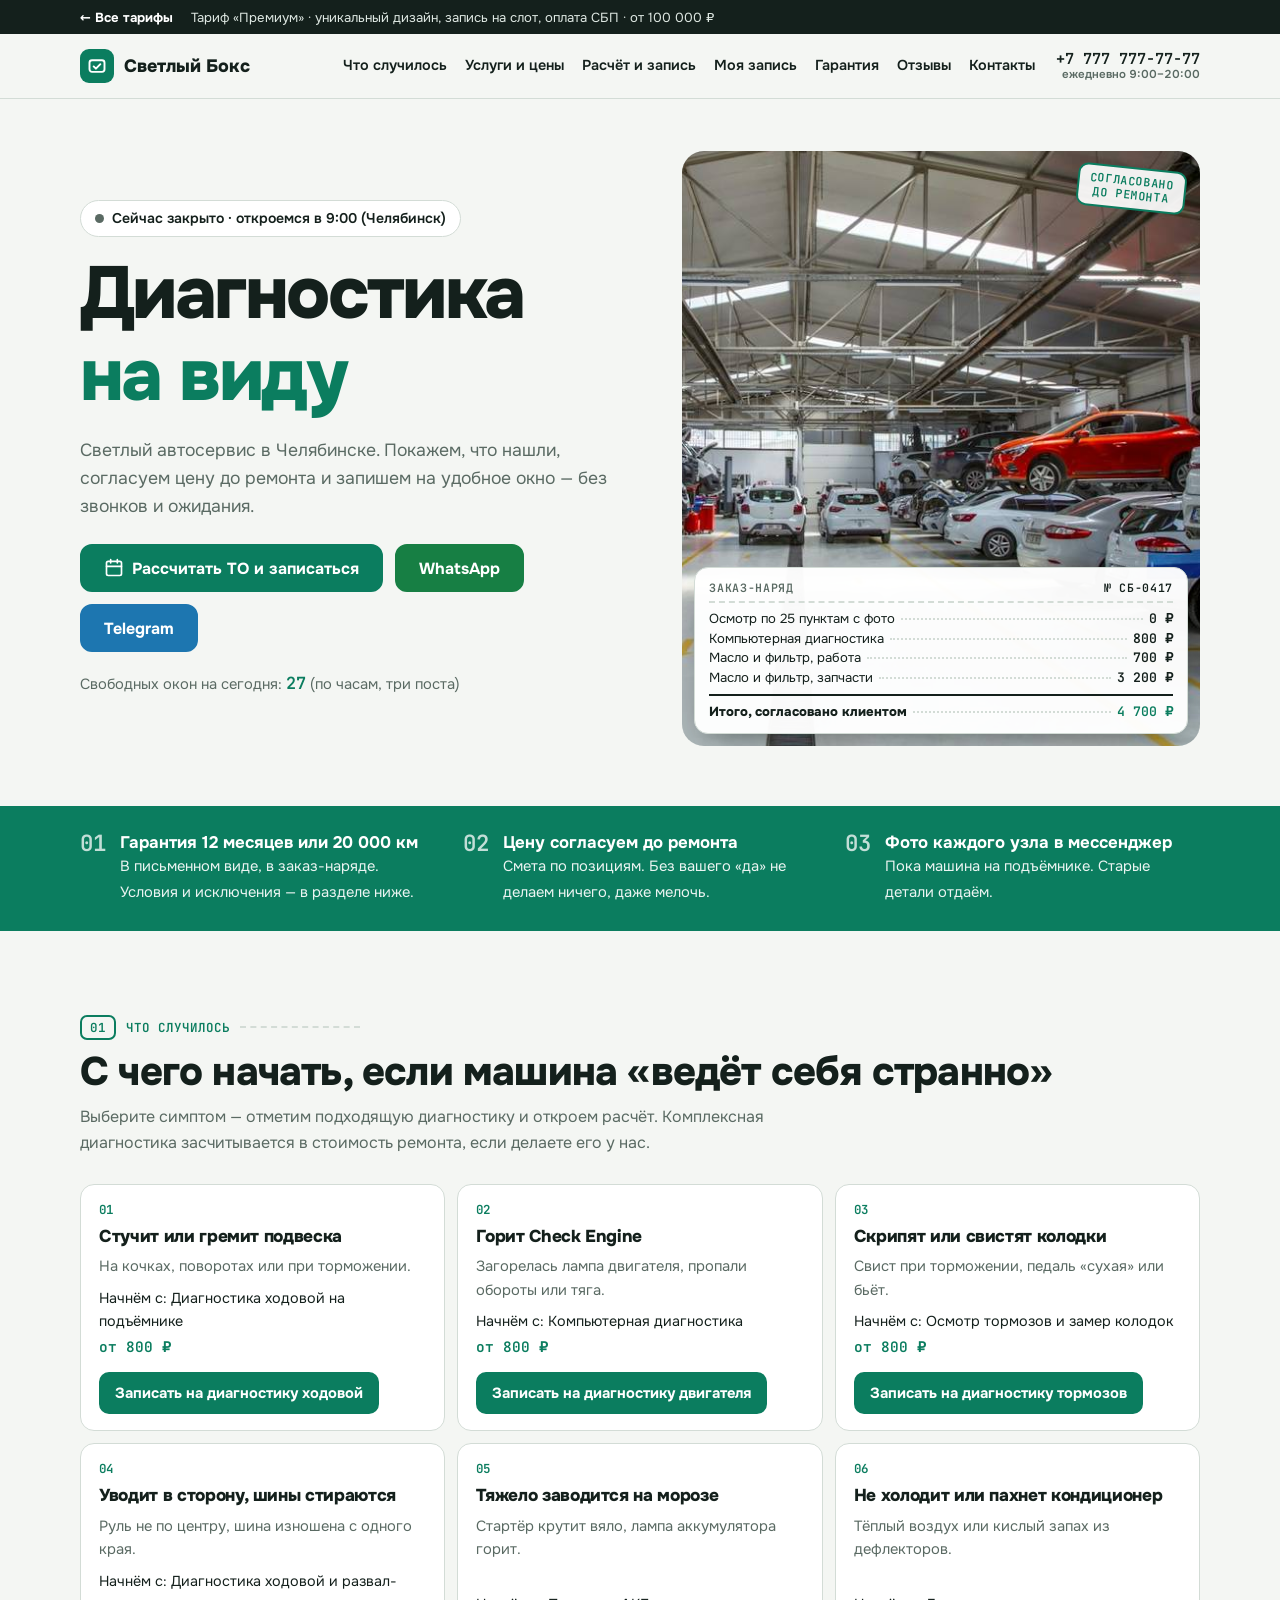
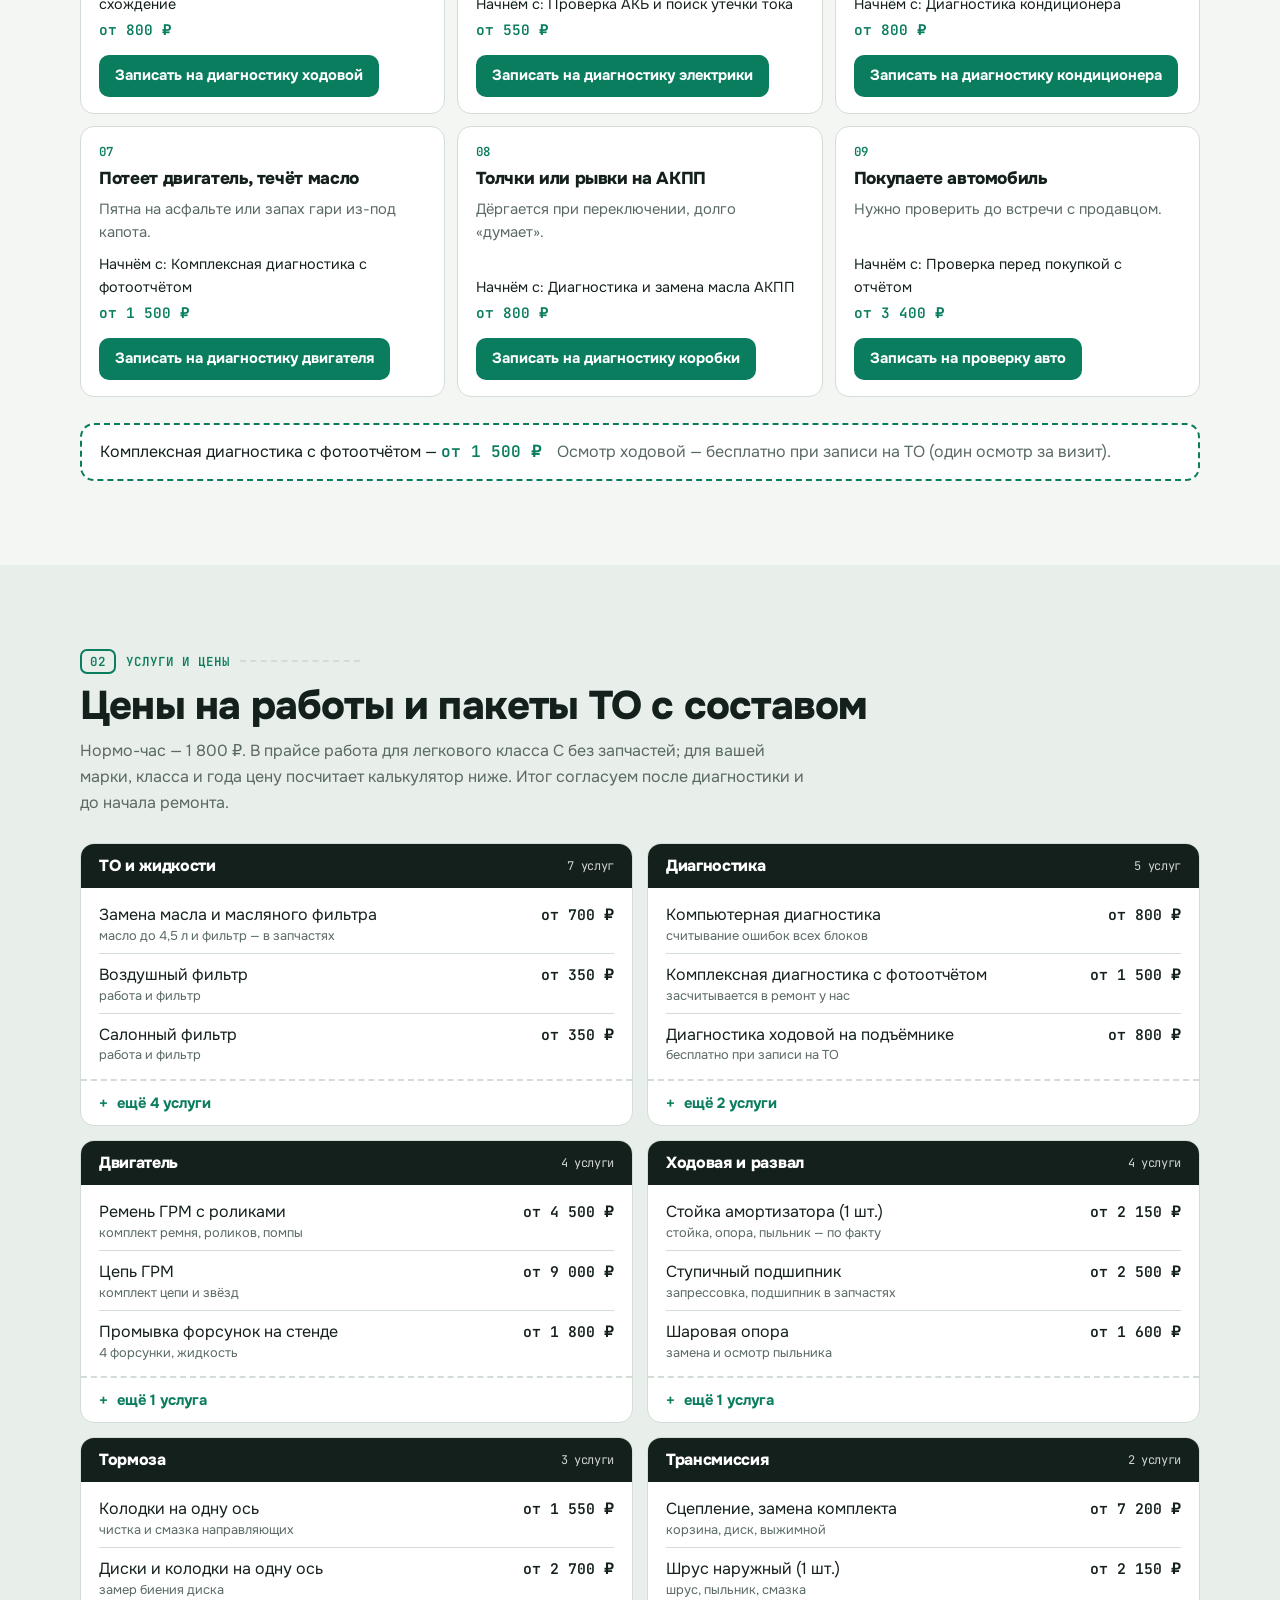
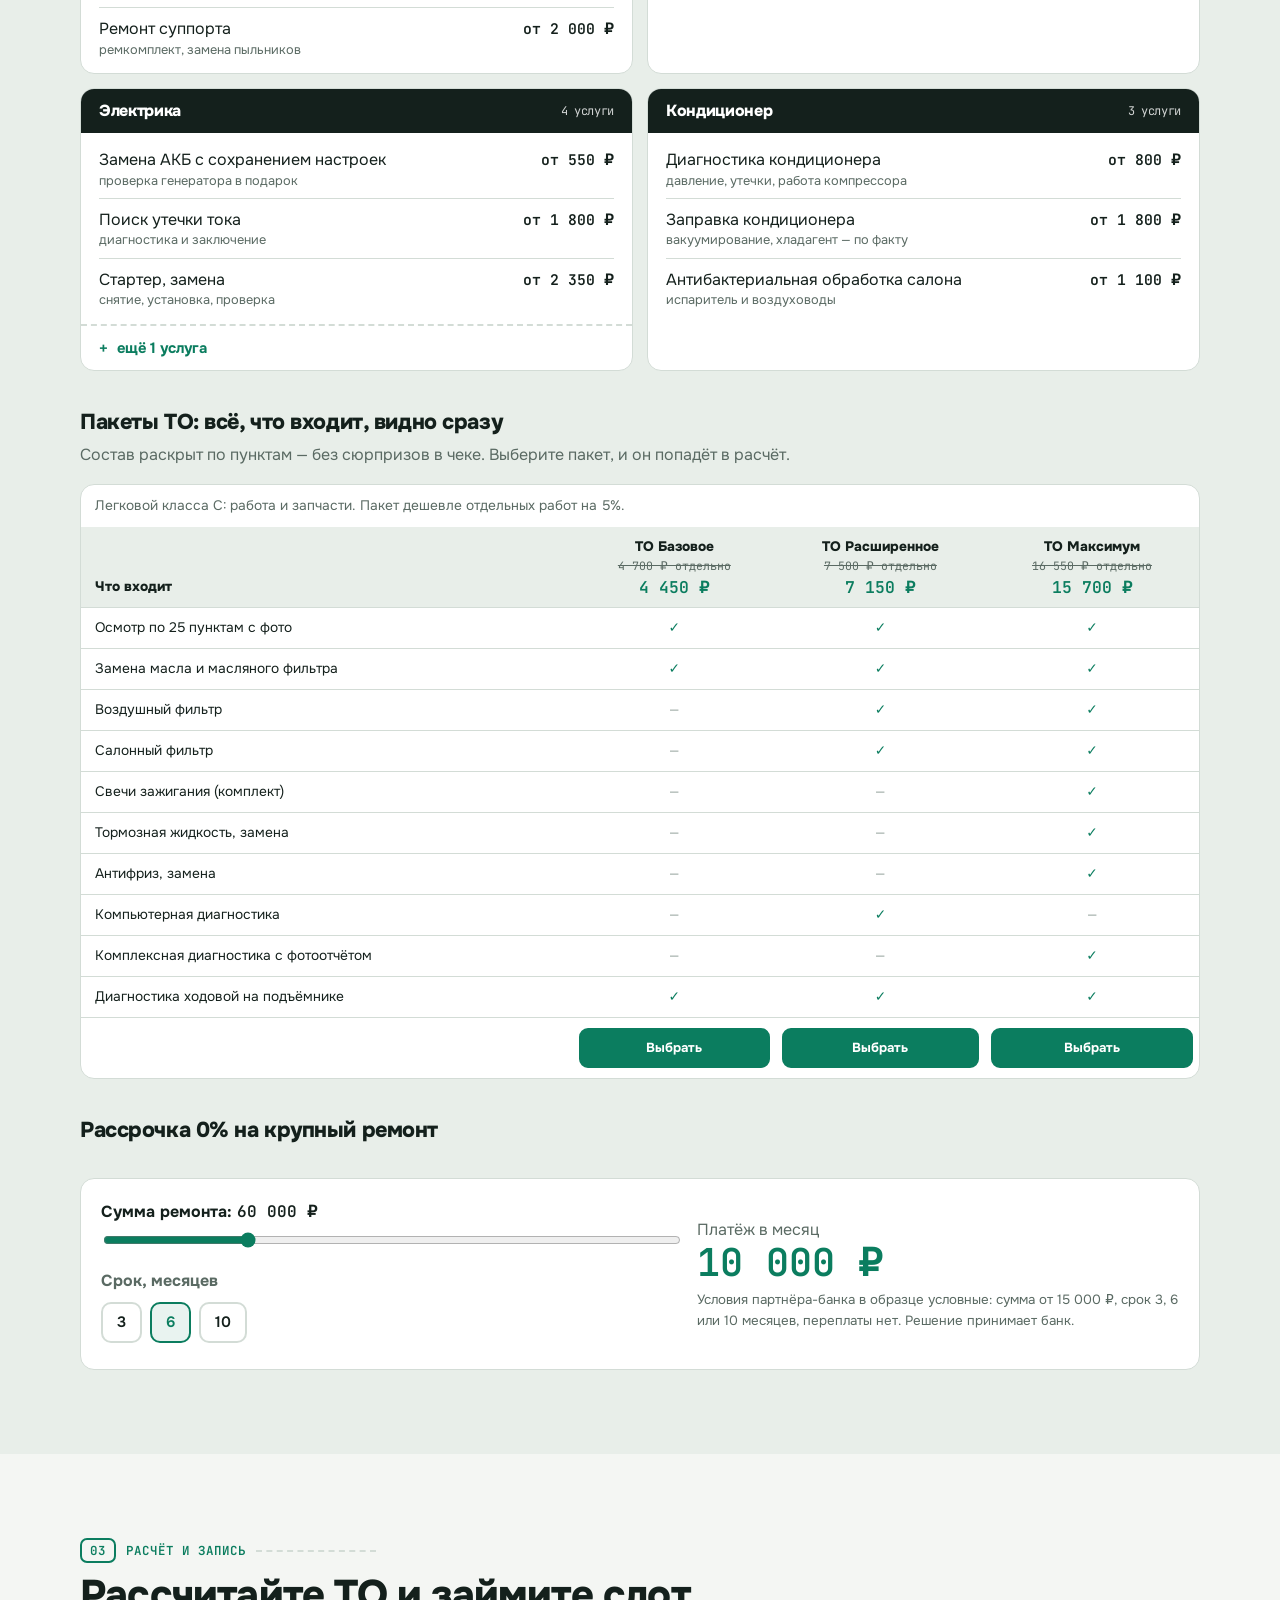
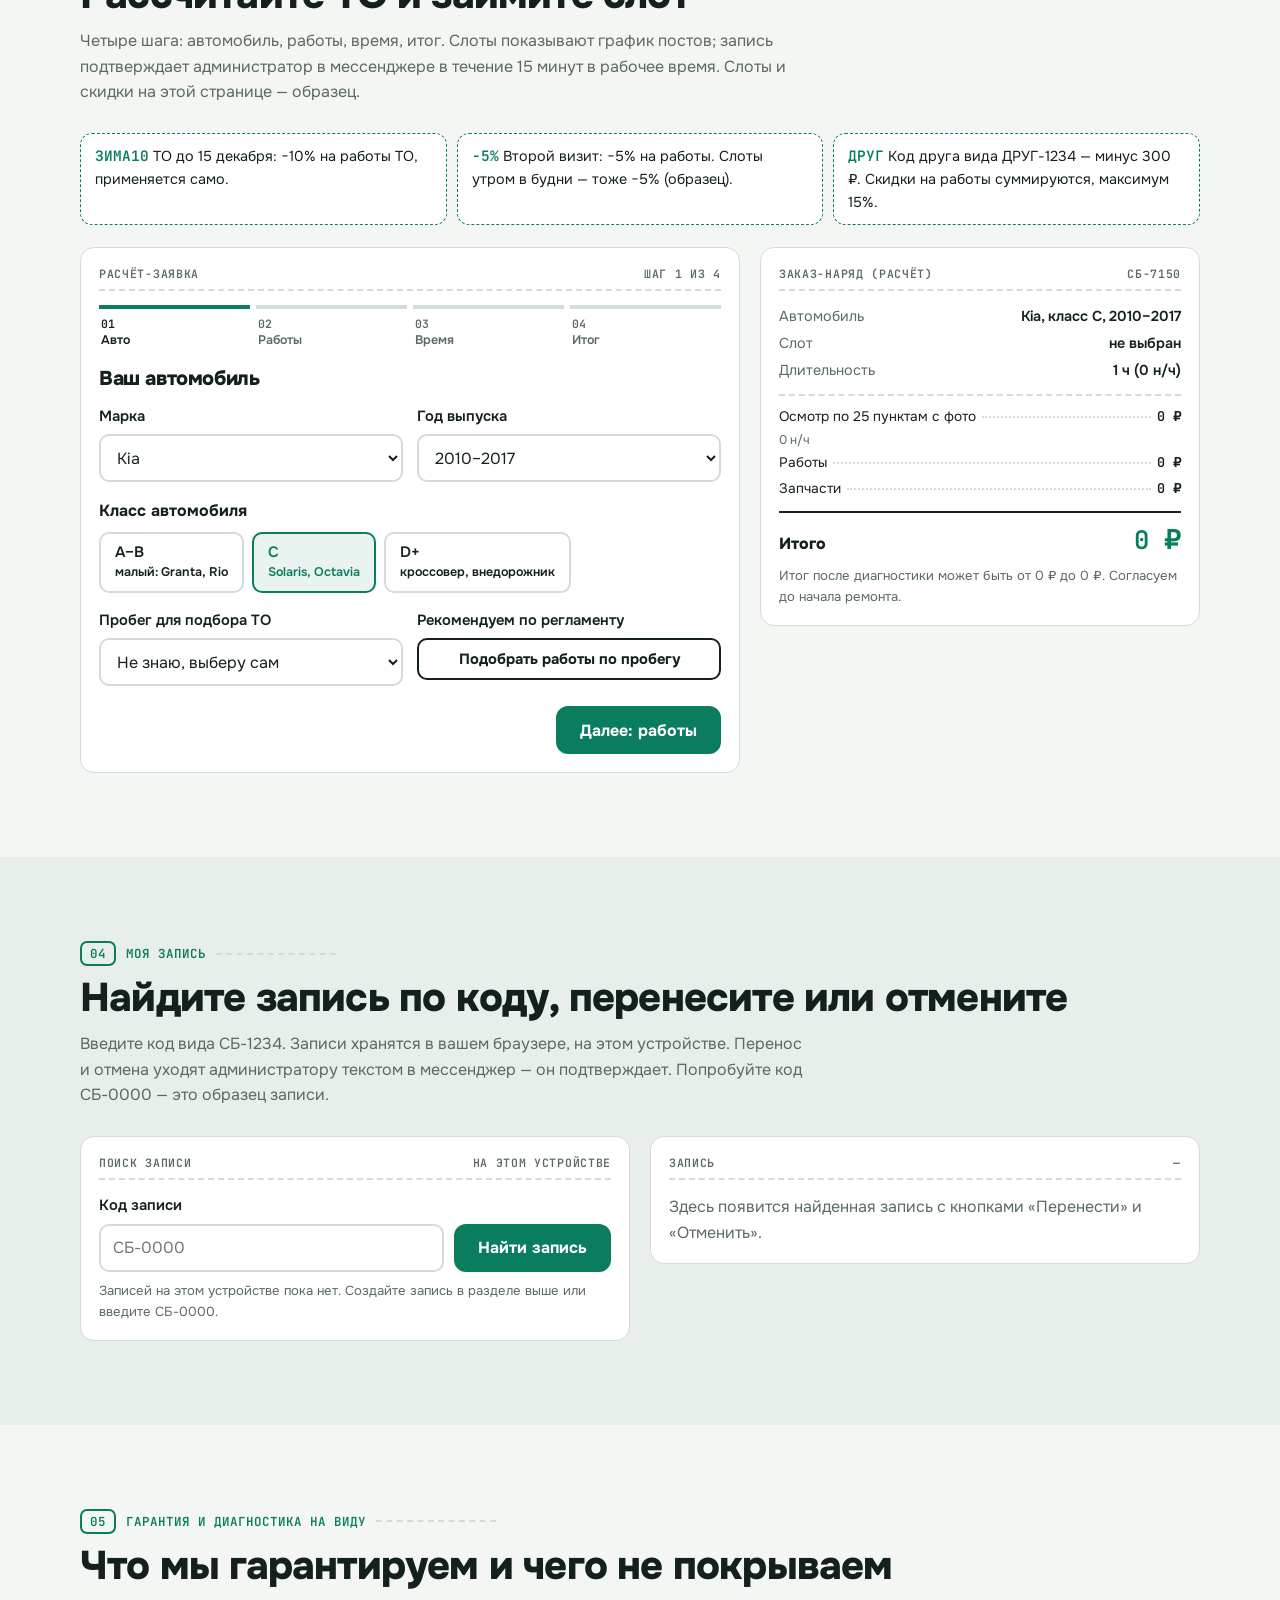
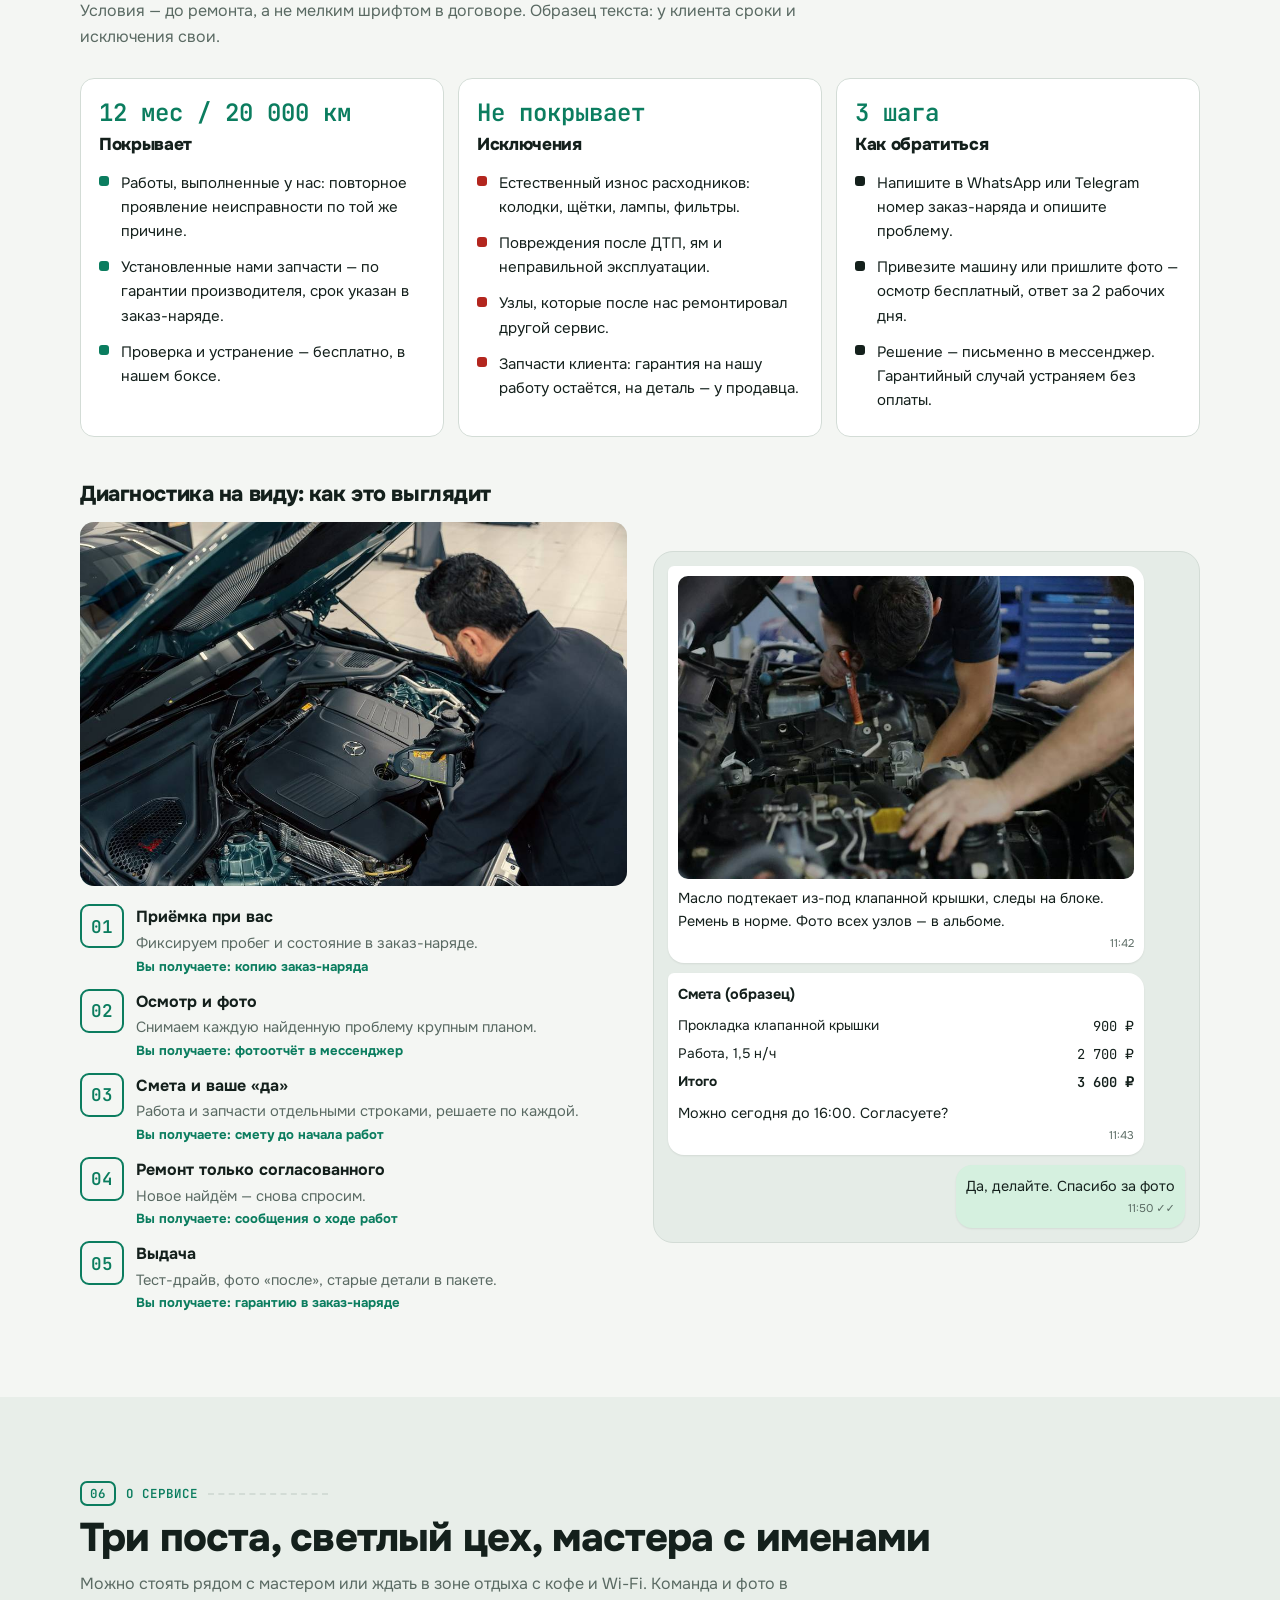
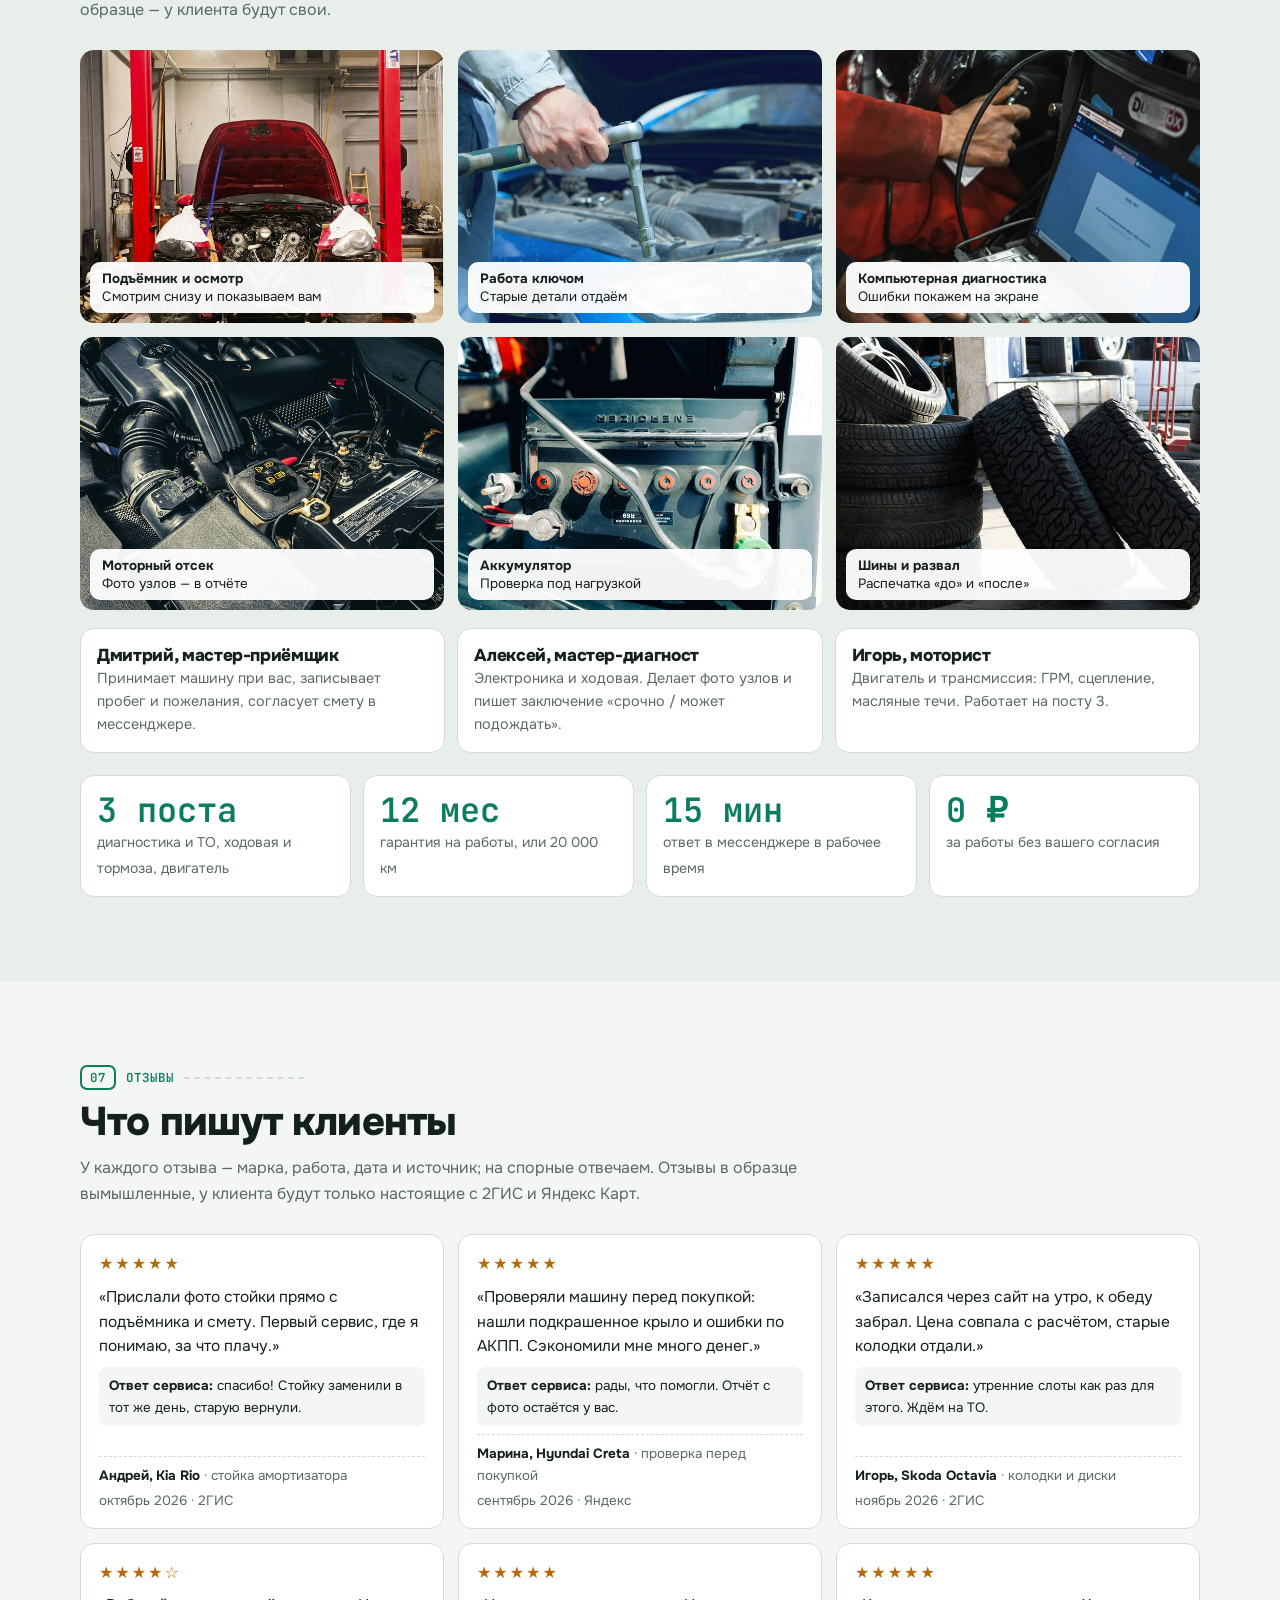
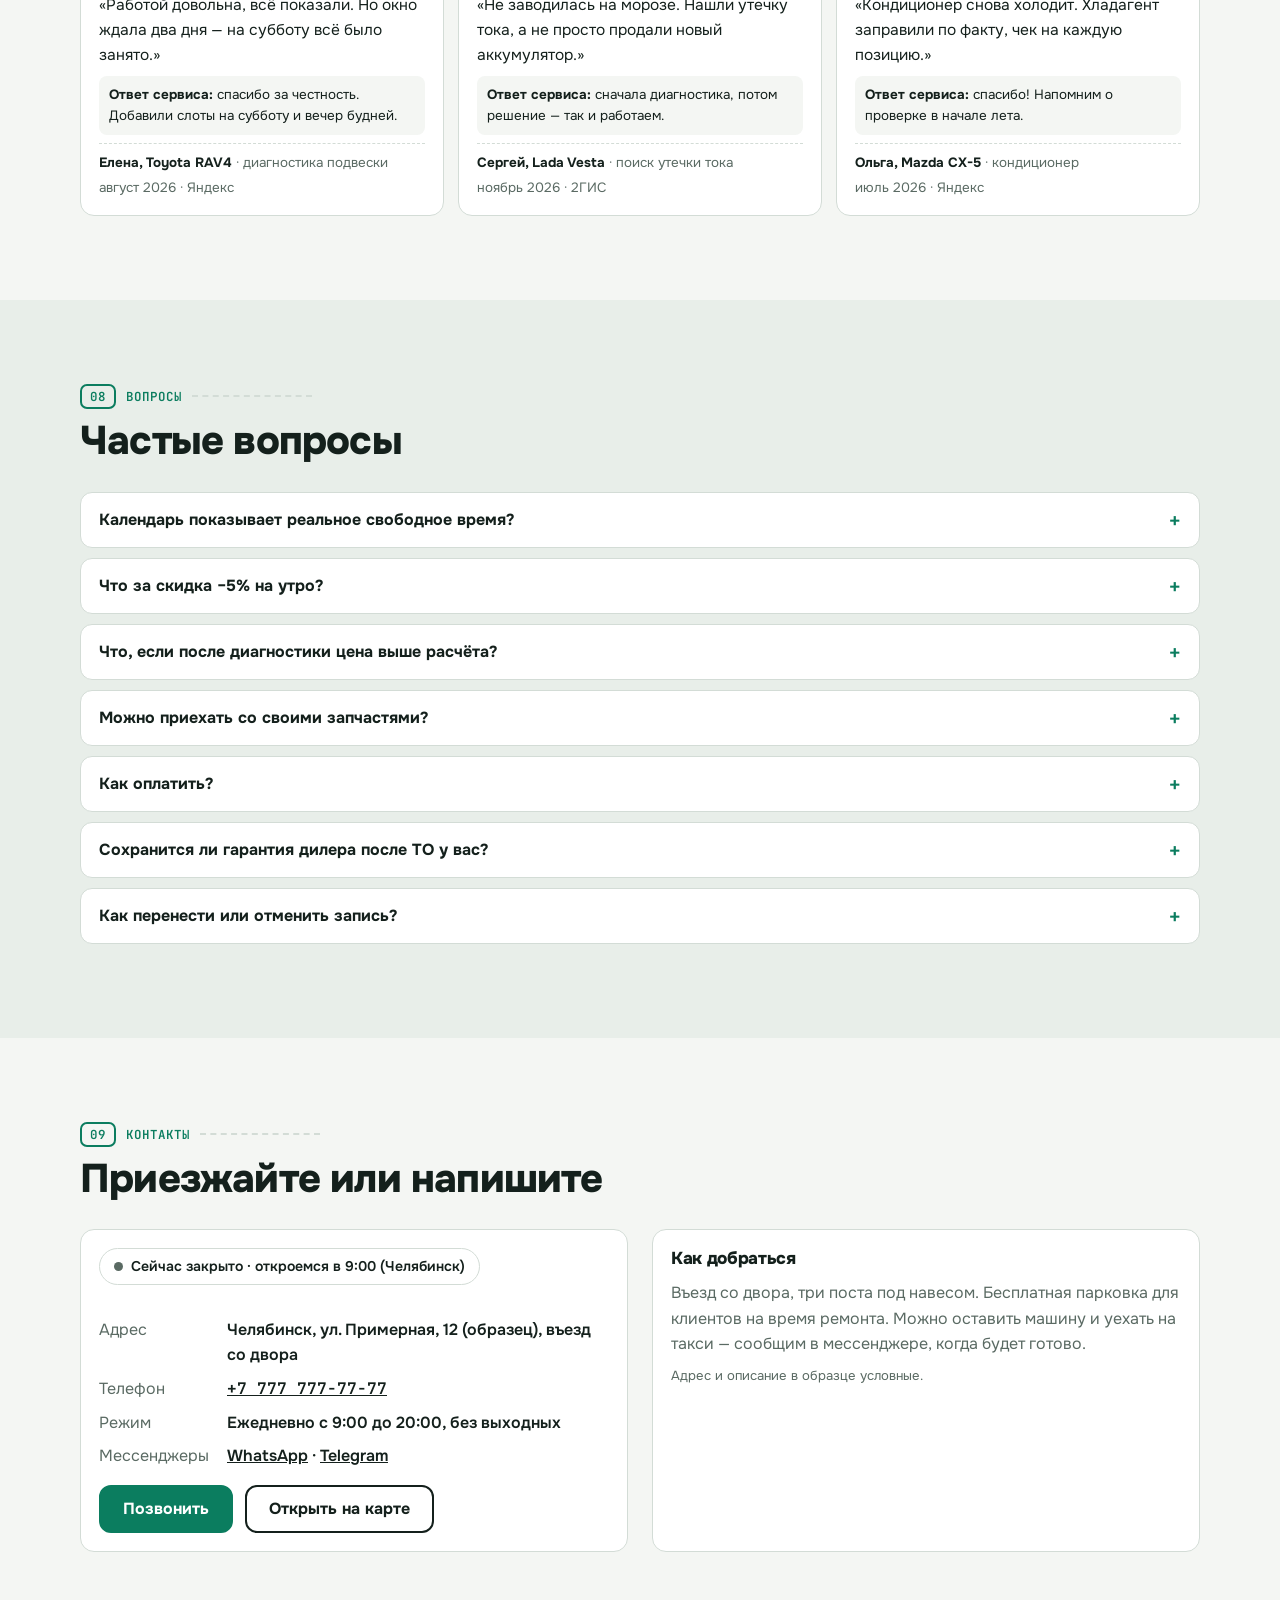
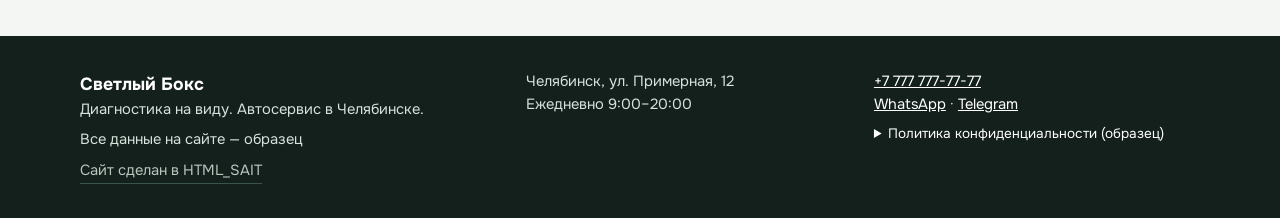
<file: 4-premium/index.html>
<!DOCTYPE html>
<html lang="ru">
<head>
<meta charset="UTF-8">
<meta name="viewport" content="width=device-width, initial-scale=1">
<meta name="robots" content="noindex, nofollow">
<title>Светлый Бокс — автосервис в Челябинске: диагностика на виду</title>
<meta name="description" content="Автосервис в Челябинске: запись на слот онлайн, расчёт ТО с разбивкой, фотоотчёт по каждому узлу, письменная гарантия 12 месяцев или 20 000 км.">
<meta property="og:title" content="Светлый Бокс — диагностика на виду">
<meta property="og:description" content="Запись на слот, расчёт ТО с разбивкой, фото каждого узла и цена до начала ремонта.">
<meta property="og:type" content="website">
<meta property="og:image" content="img/shop.jpg">
<script>document.documentElement.className+=" js"</script>
<link href="fonts/fonts.css" rel="stylesheet">
<!-- Яндекс Метрика: вставьте сюда код счётчика клиента -->
<style>
:root{--bg:#f4f6f3;--bg2:#e8eee9;--card:#ffffff;--ink:#14201c;--mute:#5a6a63;--acc:#0b7d5f;--acc-ink:#ffffff;--line:#d3dcd6;--warn:#b76a0a;--err:#b3261e;--wa:#177f44;--tg:#1d76b0;--r:14px}
*{box-sizing:border-box}
html{scroll-behavior:smooth;scroll-padding-top:84px}
body{margin:0;background:var(--bg);color:var(--ink);font:16px/1.6 Onest,system-ui,-apple-system,"Segoe UI",Roboto,sans-serif;overflow-x:hidden;-webkit-text-size-adjust:100%}
img{max-width:100%;height:auto}
a{color:inherit}
h1,h2,h3,h4{margin:0;font-weight:800;line-height:1.12;letter-spacing:-.02em}
h1{font-size:clamp(2.3rem,8.4vw,4.6rem);letter-spacing:-.035em}
h2{font-size:clamp(1.6rem,4.4vw,2.5rem)}
h3{font-size:1.08rem;line-height:1.25}
p{margin:0}
ul,ol{margin:0;padding:0;list-style:none}
.mono{font-family:"JetBrains Mono",ui-monospace,Consolas,monospace;font-variant-numeric:tabular-nums}
.wr{max-width:1160px;margin:0 auto;padding:0 20px}
.sec{padding:56px 0}
.sec.alt{background:var(--bg2)}
.lead{color:var(--mute);max-width:66ch}
.mute{color:var(--mute)}
[hidden]{display:none!important}
:focus-visible{outline:3px solid var(--acc);outline-offset:2px}
.js .rv{opacity:0;transform:translateY(14px);transition:opacity .5s,transform .5s}
.js .rv.vis{opacity:1;transform:none}
@media(prefers-reduced-motion:reduce){html{scroll-behavior:auto}.js .rv{opacity:1;transform:none;transition:none}*{animation:none!important}}

/* заголовок раздела в стиле заказ-наряда */
.sh{display:grid;gap:10px;margin-bottom:28px}
.sh .no{display:inline-flex;align-items:center;gap:10px;font:600 .78rem "JetBrains Mono",ui-monospace,monospace;letter-spacing:.08em;text-transform:uppercase;color:var(--acc)}
.sh .no b{border:2px solid var(--acc);border-radius:7px;padding:2px 8px;font-weight:600}
.sh .no::after{content:"";flex:1;max-width:120px;border-top:2px dashed var(--line)}

/* кнопки */
.btn{display:inline-flex;align-items:center;justify-content:center;gap:8px;min-height:48px;padding:12px 22px;border-radius:12px;border:2px solid var(--acc);font-family:inherit;font-weight:700;font-size:1rem;line-height:1.2;text-decoration:none;cursor:pointer;background:var(--acc);color:var(--acc-ink);transition:transform .2s,filter .2s,box-shadow .2s}
.btn:hover{filter:brightness(1.08);transform:translateY(-1px);box-shadow:0 8px 18px -10px rgba(20,32,28,.55)}
.btn.line{background:transparent;color:var(--ink);border-color:var(--ink)}
.btn.wa{background:var(--wa);border-color:var(--wa);color:#fff}
.btn.tg{background:var(--tg);border-color:var(--tg);color:#fff}
.btn.sm{min-height:42px;padding:8px 14px;font-size:.92rem;border-radius:10px}
.btn[disabled]{opacity:.5;cursor:not-allowed;transform:none;box-shadow:none}
.btn svg{width:20px;height:20px;flex:none;fill:none;stroke:currentColor;stroke-width:2;stroke-linecap:round;stroke-linejoin:round}
.btns{display:flex;flex-wrap:wrap;gap:12px}

/* верхняя полоса и шапка */
.strip{background:var(--ink);color:#dfe8e3;font-size:.82rem}
.strip .wr{display:flex;flex-wrap:wrap;gap:4px 18px;align-items:center;min-height:34px;padding-top:4px;padding-bottom:4px}
.strip a{color:#fff;font-weight:700;text-decoration:none}
.strip a:hover{text-decoration:underline}
.nav{position:sticky;top:0;z-index:40;background:rgba(244,246,243,.95);-webkit-backdrop-filter:blur(8px);backdrop-filter:blur(8px);border-bottom:1px solid var(--line)}
.nav .wr{display:flex;align-items:center;gap:12px;min-height:64px}
.logo{display:flex;align-items:center;gap:10px;font-weight:800;font-size:1.12rem;text-decoration:none;white-space:nowrap}
.logo i{width:34px;height:34px;border-radius:9px;background:var(--acc);display:grid;place-items:center}
.logo svg{width:20px;height:20px;fill:none;stroke:var(--acc-ink);stroke-width:2.3;stroke-linecap:round;stroke-linejoin:round}
.menu{display:none;margin-left:auto;gap:0;align-items:center}
.menu a{padding:8px 9px;border-radius:9px;text-decoration:none;font-weight:600;font-size:.9rem;white-space:nowrap}
.menu a:hover{background:var(--bg2)}
.tel{margin-left:auto;font-weight:600;text-decoration:none;white-space:nowrap;text-align:right;line-height:1.2;font-size:.95rem}
.tel small{display:block;font-family:Onest,system-ui,sans-serif;color:var(--mute);font-size:.72rem;font-weight:600}
.nav-toggle{position:absolute;opacity:0;pointer-events:none}
.burger{width:46px;height:46px;border:1px solid var(--line);border-radius:12px;background:var(--card);display:grid;place-items:center;cursor:pointer;flex:none}
.burger svg{width:22px;height:22px;stroke:var(--ink);stroke-width:2;fill:none;stroke-linecap:round}
.nav-toggle:focus-visible~.wr .burger{outline:3px solid var(--acc);outline-offset:2px}
.mm{display:none;border-top:1px solid var(--line);background:var(--bg);padding:6px 20px 14px}
.nav-toggle:checked~.mm{display:block}
.mm a{display:block;padding:12px 4px;border-bottom:1px solid var(--line);text-decoration:none;font-weight:600}
@media(max-width:440px){.nav .tel{display:none}.burger{margin-left:auto}}

/* первый экран */
.hero{padding:34px 0 40px}
.hero .wr{display:grid;gap:30px;align-items:center}
.open{display:inline-flex;align-items:center;gap:8px;font-weight:600;font-size:.88rem;background:var(--card);border:1px solid var(--line);border-radius:999px;padding:6px 14px;margin-bottom:16px}
.open::before{content:"";width:9px;height:9px;border-radius:50%;background:var(--mute);flex:none}
.open.on::before{background:var(--acc);box-shadow:0 0 0 4px rgba(11,125,95,.2)}
.hero h1 em{font-style:normal;color:var(--acc);display:block}
.hero .sub{color:var(--mute);font-size:1.1rem;margin:18px 0 24px;max-width:46ch}
.live{margin-top:18px;font-size:.92rem;color:var(--mute)}
.live b{font-family:"JetBrains Mono",monospace;color:var(--acc);font-size:1.05rem}
.pic{position:relative;border-radius:22px;overflow:hidden;background:var(--bg2) url(img/placeholder.svg) center/cover;aspect-ratio:4/4.1}
.pic>img{width:100%;height:100%;object-fit:cover;object-position:70% 100%;display:block;transform:scale(1.32);transform-origin:72% 92%}
.ord{position:absolute;left:12px;right:12px;bottom:12px;background:rgba(255,255,255,.97);border:1px solid var(--line);border-radius:14px;padding:12px 14px 12px;box-shadow:0 14px 30px -14px rgba(20,32,28,.6);font-size:.82rem}
.ord-h{display:flex;justify-content:space-between;gap:8px;font:600 .72rem "JetBrains Mono",monospace;letter-spacing:.06em;text-transform:uppercase;color:var(--mute);border-bottom:2px dashed var(--line);padding-bottom:6px;margin-bottom:6px}
.ord-h b{color:var(--ink)}
.rw{display:flex;align-items:baseline;gap:6px;line-height:1.5}
.rw i{flex:1;border-bottom:2px dotted var(--line);transform:translateY(-3px);min-width:10px}
.rw b{font-family:"JetBrains Mono",monospace;font-weight:600;white-space:nowrap}
.ord .tot{border-top:2px solid var(--ink);margin-top:6px;padding-top:6px;font-weight:800}
.ord .tot b{color:var(--acc)}
.stamp{position:absolute;right:14px;top:16px;transform:rotate(6deg);border:2px solid var(--acc);color:var(--acc);background:rgba(255,255,255,.92);border-radius:10px;padding:5px 10px;font:600 .72rem/1.25 "JetBrains Mono",monospace;text-transform:uppercase;letter-spacing:.06em;text-align:center}
.promise{background:var(--acc);color:var(--acc-ink)}
.promise ol{display:grid;gap:0}
.promise li{display:flex;gap:14px;padding:18px 0;border-top:1px solid rgba(255,255,255,.28)}
.promise li:first-child{border-top:0}
.promise .n{font:600 1.4rem/1 "JetBrains Mono",monospace;opacity:.75}
.promise b{display:block;font-size:1.05rem;line-height:1.25}
.promise span{font-size:.92rem;opacity:.92}
.anchor{display:flex;flex-wrap:wrap;gap:10px 16px;align-items:center;margin-top:26px;background:var(--card);border:2px dashed var(--acc);border-radius:var(--r);padding:14px 18px}
.anchor b{font-family:"JetBrains Mono",monospace;color:var(--acc)}

/* симптомы */
.syms{display:grid;gap:12px;grid-template-columns:1fr}
.sym{display:flex;flex-direction:column;gap:8px;background:var(--card);border:1px solid var(--line);border-radius:var(--r);padding:16px 18px}
.sym .i{font:600 .78rem "JetBrains Mono",monospace;color:var(--acc)}
.sym p{color:var(--mute);font-size:.92rem}
.sym .st{margin-top:auto;font-size:.9rem;display:flex;flex-direction:column;gap:2px}
.sym .st b{font-family:"JetBrains Mono",monospace;color:var(--acc);font-weight:600}
.sym .btn{align-self:flex-start;margin-top:6px}

/* прайс */
.grp{display:grid;gap:14px}
.gc{background:var(--card);border:1px solid var(--line);border-radius:var(--r);padding:0;overflow:hidden}
.gc>h3{padding:12px 18px;background:var(--ink);color:#fff;display:flex;justify-content:space-between;gap:10px;font-size:1rem}
.gc>h3 span{font:400 .75rem "JetBrains Mono",monospace;opacity:.8;align-self:center}
.gc ul{padding:6px 18px}
.gc li{display:flex;align-items:baseline;gap:8px;padding:8px 0}
.gc li+li{border-top:1px solid var(--line)}
.gc li .t{flex:1}
.gc li small{display:block;color:var(--mute);font-size:.8rem;line-height:1.35}
.gc li b{font-family:"JetBrains Mono",monospace;font-weight:600;white-space:nowrap;font-size:.92rem}
.gc details{border-top:2px dashed var(--line)}
.gc summary{cursor:pointer;padding:10px 18px;font-weight:700;color:var(--acc);list-style:none;font-size:.92rem}
.gc summary::-webkit-details-marker{display:none}
.gc summary::before{content:"+ ";font-family:"JetBrains Mono",monospace}
.gc details[open] summary::before{content:"− "}
.sub2{margin:38px 0 6px;font-size:1.35rem}
.tbl-wrap{overflow-x:auto;border-radius:var(--r);border:1px solid var(--line);background:var(--card)}
table.cmp{border-collapse:collapse;width:100%;font-size:.78rem}
.cmp th,.cmp td{padding:8px 3px;text-align:center;border-bottom:1px solid var(--line)}
.cmp th:first-child,.cmp td:first-child{text-align:left;padding-left:8px;width:34%}
.cmp thead th{background:var(--bg2);vertical-align:bottom;font-weight:800}
.cmp thead .pp{display:block;font:600 .84rem "JetBrains Mono",monospace;color:var(--acc);margin-top:3px}
.cmp thead s{font:400 .72rem "JetBrains Mono",monospace;color:var(--mute);display:block}
.cmp .y{color:var(--acc);font-weight:800}
.cmp .no{color:#9aa8a1}
.cmp tfoot td{border-bottom:0;padding:10px 6px}
.cmp .btn{width:100%;padding:8px 2px;min-height:40px;font-size:.74rem;border-radius:9px}
.inst{margin-top:34px;display:grid;gap:18px;background:var(--card);border:1px solid var(--line);border-radius:var(--r);padding:20px}
.inst label{display:block;font-weight:700;margin-bottom:6px}
.inst input[type=range]{width:100%;accent-color:var(--acc)}
.inst .out{font:600 clamp(1.6rem,6vw,2.4rem)/1.1 "JetBrains Mono",monospace;color:var(--acc)}
.inst small{display:block;color:var(--mute);margin-top:4px}

/* сегменты и поля */
.seg{display:flex;flex-wrap:wrap;gap:8px}
.seg label{position:relative}
.seg input{position:absolute;opacity:0;inset:0;cursor:pointer}
.seg span{display:block;border:2px solid var(--line);border-radius:10px;padding:9px 14px;font-weight:600;background:var(--card);cursor:pointer;font-size:.94rem;line-height:1.3}
.seg input:checked+span{border-color:var(--acc);background:rgba(11,125,95,.09);color:var(--acc)}
.seg input:focus-visible+span{outline:3px solid var(--acc);outline-offset:2px}
.f{display:flex;flex-direction:column;gap:6px;font-weight:600;font-size:.92rem}
.in{width:100%;min-height:48px;padding:10px 12px;border:2px solid var(--line);border-radius:10px;background:var(--card);color:var(--ink);font:400 1rem Onest,system-ui,sans-serif}
.in:focus{border-color:var(--acc);outline:none}
textarea.in{min-height:90px;resize:vertical}
.fg{display:grid;gap:14px}
.chk{display:flex;gap:10px;align-items:flex-start;font-weight:400;font-size:.94rem;line-height:1.4}
.chk input{width:20px;height:20px;margin-top:1px;accent-color:var(--acc);flex:none}
fieldset{border:0;margin:0;padding:0;min-width:0}
legend{font-weight:700;padding:0;margin-bottom:8px}
.msg{padding:10px 14px;border-radius:10px;background:rgba(11,125,95,.1);font-size:.92rem}
.msg.err{background:rgba(179,38,30,.1);color:var(--err);font-weight:600}

/* мастер записи */
.promos{display:grid;gap:10px;margin:0 0 22px}
.promos li{background:var(--card);border:1px dashed var(--acc);border-radius:12px;padding:10px 14px;font-size:.9rem}
.promos b{font-family:"JetBrains Mono",monospace;color:var(--acc);margin-right:4px}
.wz{display:grid;gap:20px;align-items:start}
.blank{background:var(--card);border:1px solid var(--line);border-radius:var(--r);padding:18px;position:relative}
.blank .cap{display:flex;justify-content:space-between;gap:10px;font:600 .72rem "JetBrains Mono",monospace;letter-spacing:.06em;text-transform:uppercase;color:var(--mute);border-bottom:2px dashed var(--line);padding-bottom:8px;margin-bottom:14px}
.stepper{display:grid;grid-template-columns:repeat(4,1fr);gap:6px;margin-bottom:18px;counter-reset:s}
.stepper button{display:flex;flex-direction:column;align-items:flex-start;gap:2px;border:0;border-top:4px solid var(--line);background:none;padding:8px 2px 0;text-align:left;font:600 .78rem/1.2 Onest,sans-serif;color:var(--mute);cursor:pointer}
.stepper button b{font-family:"JetBrains Mono",monospace;font-size:.72rem}
.stepper button[aria-current=step]{border-color:var(--acc);color:var(--ink)}
.stepper button.done{border-color:var(--acc)}
.stepper button:disabled{cursor:default}
.js .step:not(.on){display:none}
.step h3{margin-bottom:14px;font-size:1.25rem}
.noscr{margin:0 0 16px}
.wgrp{border:1px solid var(--line);border-radius:12px;margin-bottom:10px;background:var(--bg)}
.wgrp summary{cursor:pointer;padding:12px 14px;font-weight:800;list-style:none;display:flex;justify-content:space-between;gap:10px}
.wgrp summary::-webkit-details-marker{display:none}
.wgrp summary span{font:400 .78rem "JetBrains Mono",monospace;color:var(--mute);align-self:center}
.wgrp[open] summary{border-bottom:1px solid var(--line)}
.wl{padding:4px 14px 8px;display:grid}
.wl label{display:flex;gap:10px;align-items:flex-start;padding:9px 0;cursor:pointer}
.wl label+label{border-top:1px solid var(--line)}
.wl input{width:20px;height:20px;margin-top:2px;accent-color:var(--acc);flex:none}
.wl .t{flex:1;font-weight:600;line-height:1.35}
.wl small{display:block;font-weight:400;color:var(--mute);font-size:.8rem}
.wl b{font:600 .88rem "JetBrains Mono",monospace;white-space:nowrap}
.days{display:flex;gap:8px;overflow-x:auto;padding:2px 2px 10px;scroll-snap-type:x proximity}
.days button{flex:none;scroll-snap-align:start;min-width:64px;border:2px solid var(--line);border-radius:12px;background:var(--card);padding:8px 6px;cursor:pointer;font:600 .8rem/1.25 Onest,sans-serif;color:var(--ink);text-align:center}
.days button b{display:block;font:600 1.15rem "JetBrains Mono",monospace}
.days button small{display:block;color:var(--mute);font-weight:600;font-size:.7rem}
.days button[aria-pressed=true]{border-color:var(--acc);background:rgba(11,125,95,.1)}
.days button.we{color:var(--err)}
.pills{display:grid;gap:8px;margin:14px 0}
.pills button{display:flex;flex-direction:column;align-items:flex-start;gap:1px;border:2px solid var(--line);border-radius:12px;background:var(--card);padding:10px 14px;text-align:left;cursor:pointer;font:600 .95rem Onest,sans-serif;color:var(--ink)}
.pills button small{color:var(--mute);font-weight:400;font-size:.8rem}
.pills button[aria-pressed=true]{border-color:var(--acc);background:rgba(11,125,95,.1)}
.times{display:grid;grid-template-columns:repeat(3,1fr);gap:8px}
.times button{position:relative;min-height:48px;border:2px solid var(--ink);border-radius:10px;background:var(--card);font:600 .95rem "JetBrains Mono",monospace;color:var(--ink);cursor:pointer;padding:4px}
.times button[aria-pressed=true]{background:var(--acc);border-color:var(--acc);color:#fff}
.times button:disabled{border-color:var(--line);color:#8a9891;background:var(--bg);text-decoration:line-through;cursor:not-allowed}
.times button.mine:disabled{text-decoration:none;font-size:.7rem;font-family:Onest,sans-serif;color:var(--acc);border-color:var(--acc)}
.times .dc{position:absolute;right:-2px;top:-9px;background:var(--warn);color:#fff;border-radius:999px;font:700 .64rem/1 "JetBrains Mono",monospace;padding:3px 6px;text-decoration:none}
.nav2{display:flex;flex-wrap:wrap;gap:10px;margin-top:20px;align-items:center}
.nav2 .grow{flex:1}
.sum dl{margin:0;display:grid;grid-template-columns:auto 1fr;gap:4px 12px;font-size:.9rem}
.sum dt{color:var(--mute)}
.sum dd{margin:0;text-align:right;font-weight:600}
.sl{margin:12px 0;border-top:2px dashed var(--line);padding-top:10px;display:grid;gap:4px;font-size:.86rem}
.sl .rw b{font-size:.84rem}
.sl .sub3{color:var(--mute);font-size:.78rem;display:block;line-height:1.3}
.sl .dis b,.sl .dis{color:var(--acc)}
.tot2{display:flex;justify-content:space-between;align-items:baseline;gap:10px;border-top:2px solid var(--ink);padding-top:10px;font-weight:800}
.tot2 b{font:600 1.6rem "JetBrains Mono",monospace;color:var(--acc)}
.note{font-size:.82rem;color:var(--mute);margin-top:8px}
.okbox{background:var(--card);border:2px solid var(--acc);border-radius:var(--r);padding:20px}
.okbox .code{display:inline-block;font:600 clamp(1.8rem,8vw,2.6rem) "JetBrains Mono",monospace;color:var(--acc);border:3px dashed var(--acc);border-radius:12px;padding:6px 16px;margin:10px 0}
.okbox .btns{margin-top:14px}
dialog{border:0;border-radius:18px;padding:22px;max-width:380px;width:calc(100% - 32px);box-shadow:0 30px 80px -20px rgba(0,0,0,.5);color:var(--ink);background:var(--card)}
dialog::backdrop{background:rgba(20,32,28,.55)}
dialog h3{margin-bottom:8px}
.qr{display:block;width:210px;height:210px;margin:14px auto;border:1px solid var(--line);border-radius:12px;padding:8px;background:#fff}
.toast{position:fixed;left:50%;bottom:84px;transform:translateX(-50%);z-index:70;background:var(--ink);color:#fff;border-radius:12px;padding:10px 16px;font-size:.9rem;max-width:calc(100% - 32px);box-shadow:0 10px 30px -10px rgba(0,0,0,.6)}

/* моя запись */
.my{display:grid;gap:20px;align-items:start}
.my .row{display:flex;flex-wrap:wrap;gap:10px;align-items:flex-end}
.my .row .f{flex:1;min-width:180px}
.bk{border:1px solid var(--line);border-radius:12px;padding:14px;background:var(--bg);margin-top:14px}
.bk h4{font:600 1.2rem "JetBrains Mono",monospace;color:var(--acc);margin-bottom:6px}
.bk .st{display:inline-block;background:rgba(183,106,10,.14);color:#8a4f00;border-radius:999px;padding:2px 10px;font-size:.8rem;font-weight:700;margin-bottom:8px}
.bk ul{margin:6px 0 10px;padding-left:18px;list-style:disc;font-size:.9rem}
.bk .btns{margin-top:10px}
.bk textarea{font:400 .88rem/1.4 "JetBrains Mono",monospace}
.mylist button{display:block;width:100%;text-align:left;background:var(--card);border:1px solid var(--line);border-radius:10px;padding:10px 12px;margin-top:8px;cursor:pointer;font:600 .92rem Onest,sans-serif;color:var(--ink)}
.mylist button span{font-family:"JetBrains Mono",monospace;color:var(--acc)}

/* гарантия */
.gar{display:grid;gap:14px}
.gar .blank h3{margin-bottom:10px}
.gar li{padding:6px 0 6px 22px;position:relative;font-size:.94rem}
.gar li::before{content:"";position:absolute;left:0;top:.75em;width:10px;height:10px;border-radius:3px}
.gar .ok li::before{background:var(--acc)}
.gar .no li::before{background:var(--err)}
.gar .how li::before{background:var(--ink)}
.gar .big{font:600 clamp(1.2rem,4.4vw,1.5rem) "JetBrains Mono",monospace;color:var(--acc);margin-bottom:6px}
.rep{display:grid;gap:26px;align-items:center;margin-top:44px}
.steps{counter-reset:st;display:grid;gap:12px;margin-top:18px}
.steps li{counter-increment:st;display:grid;grid-template-columns:44px 1fr;gap:12px;align-items:start}
.steps li::before{content:"0" counter(st);font:600 1.1rem "JetBrains Mono",monospace;color:var(--acc);border:2px solid var(--acc);border-radius:9px;display:grid;place-items:center;height:40px}
.steps b{display:block}
.steps span{color:var(--mute);font-size:.92rem}
.steps em{font-style:normal;display:block;font-size:.82rem;color:var(--acc);font-weight:700}
.chat{background:#e5ece7;border:1px solid var(--line);border-radius:20px;padding:14px;display:grid;gap:10px}
.chat .m{background:#fff;border-radius:6px 16px 16px 16px;padding:10px;max-width:92%;font-size:.9rem;box-shadow:0 1px 2px rgba(0,0,0,.08)}
.chat .m img{display:block;width:100%;border-radius:10px;margin-bottom:8px;background:var(--bg2) url(img/placeholder.svg) center/cover}
.chat .m.me{justify-self:end;background:#d5f0df;border-radius:16px 6px 16px 16px}
.chat .m .t{display:block;text-align:right;font-size:.7rem;color:var(--mute);margin-top:2px}
.chat table{width:100%;border-collapse:collapse;margin:6px 0;font-size:.86rem}
.chat td{padding:3px 0}
.chat td:last-child{text-align:right;font-family:"JetBrains Mono",monospace;white-space:nowrap}

/* о сервисе */
.about{display:grid;gap:14px}
.ph{margin:0;border-radius:var(--r);overflow:hidden;background:var(--bg2) url(img/placeholder.svg) center/cover;position:relative}
.ph img{display:block;width:100%;height:100%;object-fit:cover}
.ph figcaption{position:absolute;left:10px;bottom:10px;right:10px;background:rgba(255,255,255,.95);border-radius:10px;padding:8px 12px;font-size:.84rem;line-height:1.3}
.ph figcaption b{display:block}
.people{display:grid;gap:12px;margin-top:18px}
.pe{background:var(--card);border:1px solid var(--line);border-radius:var(--r);padding:16px}
.pe p{color:var(--mute);font-size:.9rem}
.nums{display:grid;grid-template-columns:1fr 1fr;gap:12px;margin-top:22px}
.nm{background:var(--card);border:1px solid var(--line);border-radius:var(--r);padding:16px}
.nm b{display:block;font:600 clamp(1.5rem,5vw,2.1rem)/1.1 "JetBrains Mono",monospace;color:var(--acc)}
.nm span{color:var(--mute);font-size:.88rem}

/* отзывы, FAQ, контакты */
.rvs{display:grid;gap:14px}
.rvw{background:var(--card);border:1px solid var(--line);border-radius:var(--r);padding:16px 18px;display:flex;flex-direction:column;gap:8px}
.stars{color:var(--warn);letter-spacing:2px}
.rvw blockquote{margin:0;font-size:.97rem}
.rvw .who{font-size:.84rem;color:var(--mute);display:flex;flex-wrap:wrap;justify-content:space-between;gap:4px 10px;border-top:1px dashed var(--line);padding-top:8px;margin-top:auto}
.rvw .who b{color:var(--ink)}
.rvw .ans{font-size:.84rem;background:var(--bg);border-radius:8px;padding:8px 10px}
.faq details{background:var(--card);border:1px solid var(--line);border-radius:12px;margin-bottom:10px}
.faq summary{cursor:pointer;padding:14px 18px;font-weight:700;list-style:none;display:flex;justify-content:space-between;gap:10px}
.faq summary::-webkit-details-marker{display:none}
.faq summary::after{content:"+";font:600 1.2rem "JetBrains Mono",monospace;color:var(--acc)}
.faq details[open] summary::after{content:"−"}
.faq details p{padding:0 18px 16px;color:var(--mute)}
.ct{display:grid;gap:24px}
.ct dl{display:grid;grid-template-columns:auto 1fr;gap:8px 18px;margin:16px 0}
.ct dt{color:var(--mute)}
.ct dd{margin:0;font-weight:600}
.addr{background:var(--card);border:1px solid var(--line);border-radius:var(--r);padding:18px}
footer{background:var(--ink);color:#d7e2dc;padding:34px 0 90px;font-size:.92rem}
footer .wr{display:grid;gap:22px}
footer a{color:#fff}
footer .made{display:inline-block;margin-top:8px;color:#b9c6be;text-decoration:none;border-bottom:1px solid #3c5448}
footer .made:hover{color:#fff}
footer b.smp{display:block;font-size:1.1rem;color:#fff}
footer p+p{margin-top:6px}
.policy{margin-top:6px;font-size:.85rem}
.policy summary{cursor:pointer;color:#fff}
.policy p{margin-top:6px;color:#b9c6be}
.fab{position:fixed;right:14px;bottom:14px;z-index:60;display:flex;gap:8px}
.fab a{display:grid;place-items:center;width:54px;height:54px;border-radius:50%;background:var(--acc);box-shadow:0 8px 20px -6px rgba(20,32,28,.55);text-decoration:none}
.fab a.w{background:var(--wa)}
.fab svg{width:26px;height:26px;fill:none;stroke:#fff;stroke-width:2;stroke-linecap:round;stroke-linejoin:round}

@media(min-width:768px){
  .sec{padding:84px 0}
  .hero{padding:52px 0 60px}
  .hero .wr{grid-template-columns:1.05fr .95fr}
  .pic{aspect-ratio:4/4.6}
  .promise ol{grid-template-columns:repeat(3,1fr);gap:28px}
  .promise li{border-top:0;padding:26px 0}
  .syms{grid-template-columns:1fr 1fr}
  .grp{grid-template-columns:1fr 1fr}
  .promos{grid-template-columns:repeat(3,1fr)}
  .wz{grid-template-columns:minmax(0,1.5fr) minmax(0,1fr)}
  .sum{position:sticky;top:84px}
  .times{grid-template-columns:repeat(4,1fr)}
  .pills{grid-template-columns:repeat(3,1fr)}
  .fg.c2{grid-template-columns:1fr 1fr}
  .my{grid-template-columns:1fr 1fr}
  .gar{grid-template-columns:1fr 1fr 1fr}
  .rep{grid-template-columns:1fr 1fr}
  .about{grid-template-columns:1fr 1fr 1fr}
  .people{grid-template-columns:repeat(3,1fr)}
  .nums{grid-template-columns:repeat(4,1fr)}
  .rvs{grid-template-columns:1fr 1fr}
  .ct{grid-template-columns:1fr 1fr}
  footer .wr{grid-template-columns:1.3fr 1fr 1fr}
  .inst{grid-template-columns:1.2fr 1fr;align-items:center}
  .fab{display:none}
  footer{padding-bottom:34px}
}
@media(min-width:1200px){
  .menu{display:flex}
  .burger{display:none}
  .tel{margin-left:0}
  .syms{grid-template-columns:repeat(3,1fr)}
  .rvs{grid-template-columns:repeat(3,1fr)}
  .times{grid-template-columns:repeat(6,1fr)}
}
@media(max-width:767px){.fab{display:flex}}

.mt0{margin-top:0}.mt12{margin-top:12px}.mt14{margin-top:14px}.mt16{margin-top:16px}.mb10{margin-bottom:10px}.mb12{margin-bottom:12px}.mb16{margin-bottom:16px}
.copyta{position:fixed;left:-9999px;top:0}
.cp{text-align:left;padding:10px 14px;caption-side:top}
.sbpsum{text-align:center;font-weight:600}
.stepper li{display:flex}
.stepper button{flex:1}
.ph{aspect-ratio:4/3}
.ph.wide{aspect-ratio:3/2}
.ph img{position:absolute;inset:0}
.fg.c2{display:grid;gap:14px}

.wz>*,.blank,.step,.my>*,.about>*,.rep>*{min-width:0}
.days{max-width:100%}
@media(min-width:768px){table.cmp{font-size:.86rem}.cmp th,.cmp td{padding:9px 8px}.cmp thead .pp{font-size:1.02rem}.cmp .btn{font-size:.82rem}.cmp th:first-child,.cmp td:first-child{padding-left:14px;width:44%}}

</style>
</head>
<body>
<div class="strip"><div class="wr"><a href="../index.html">← Все тарифы</a><span>Тариф «Премиум» · уникальный дизайн, запись на слот, оплата СБП · от 100 000 ₽</span></div></div>
<header class="nav">
  <input id="navT" class="nav-toggle" type="checkbox" aria-label="Открыть меню">
  <div class="wr">
    <a class="logo" href="#top" aria-label="Светлый Бокс — на главную"><i><svg viewBox="0 0 24 24" aria-hidden="true"><rect x="3" y="5" width="18" height="14" rx="3"/><path d="M8 12.5l2.7 2.7L16 9.8"/></svg></i>Светлый Бокс</a>
    <nav class="menu" aria-label="Разделы">
      <a href="#simptomy">Что случилось</a><a href="#uslugi">Услуги и цены</a><a href="#zapis">Расчёт и запись</a><a href="#moya">Моя запись</a><a href="#garantiya">Гарантия</a><a href="#otzyvy">Отзывы</a><a href="#kontakty">Контакты</a>
    </nav>
    <a class="tel mono" href="tel:+77777777777">+7 777 777-77-77<small>ежедневно 9:00–20:00</small></a>
    <label class="burger" for="navT" aria-hidden="true"><svg viewBox="0 0 24 24"><path d="M4 7h16M4 12h16M4 17h16"/></svg></label>
  </div>
  <nav class="mm" aria-label="Разделы (меню)">
    <a href="#simptomy">Что случилось</a><a href="#uslugi">Услуги и цены</a><a href="#zapis">Расчёт и запись</a><a href="#moya">Моя запись</a><a href="#garantiya">Гарантия и диагностика</a><a href="#komanda">О сервисе</a><a href="#otzyvy">Отзывы</a><a href="#faq">Вопросы</a><a href="#kontakty">Контакты</a>
  </nav>
</header>

<main>
<section class="hero" id="top">
  <div class="wr">
    <div>
      <span class="open" data-open>Ежедневно 9:00–20:00</span>
      <h1>Диагностика <em>на виду</em></h1>
      <p class="sub">Светлый автосервис в Челябинске. Покажем, что нашли, согласуем цену до ремонта и запишем на удобное окно — без звонков и ожидания.</p>
      <div class="btns">
        <a class="btn" href="#zapis"><svg viewBox="0 0 24 24" aria-hidden="true"><rect x="3" y="4" width="18" height="17" rx="2"/><path d="M16 2v4M8 2v4M3 10h18"/></svg>Рассчитать ТО и записаться</a>
        <a class="btn wa" data-wa="Здравствуйте! Хочу записаться в Светлый Бокс." href="https://wa.me/77777777777" target="_blank" rel="noopener">WhatsApp</a>
        <a class="btn tg" href="https://t.me/" target="_blank" rel="noopener">Telegram</a>
      </div>
      <p class="live" id="liveToday" hidden>Свободных окон на сегодня: <b>—</b></p>
    </div>
    <div class="pic">
      <img src="img/shop.jpg" width="1200" height="800" alt="Светлый просторный цех автосервиса с подъёмниками и машинами" fetchpriority="high" decoding="async">
      <span class="stamp">согласовано<br>до ремонта</span>
      <div class="ord" aria-label="Пример заказ-наряда">
        <div class="ord-h"><span>Заказ-наряд</span><b>№ СБ-0417</b></div>
        <div class="rw"><span>Осмотр по 25 пунктам с фото</span><i></i><b>0 ₽</b></div><div class="rw"><span>Компьютерная диагностика</span><i></i><b>800 ₽</b></div><div class="rw"><span>Масло и фильтр, работа</span><i></i><b>700 ₽</b></div><div class="rw"><span>Масло и фильтр, запчасти</span><i></i><b>3 200 ₽</b></div><div class="rw tot"><span>Итого, согласовано клиентом</span><i></i><b>4 700 ₽</b></div>
      </div>
    </div>
  </div>
</section>

<section class="promise" aria-label="Три обещания">
  <div class="wr">
    <ol>
      <li><span class="n">01</span><div><b>Гарантия 12 месяцев или 20 000 км</b><span>В письменном виде, в заказ-наряде. Условия и исключения — в разделе ниже.</span></div></li>
      <li><span class="n">02</span><div><b>Цену согласуем до ремонта</b><span>Смета по позициям. Без вашего «да» не делаем ничего, даже мелочь.</span></div></li>
      <li><span class="n">03</span><div><b>Фото каждого узла в мессенджер</b><span>Пока машина на подъёмнике. Старые детали отдаём.</span></div></li>
    </ol>
  </div>
</section>

<section class="sec" id="simptomy" aria-labelledby="h-sym">
  <div class="wr">
    <div class="sh"><span class="no"><b>01</b>Что случилось</span><h2 id="h-sym">С чего начать, если машина «ведёт себя странно»</h2>
    <p class="lead">Выберите симптом — отметим подходящую диагностику и откроем расчёт. Комплексная диагностика засчитывается в стоимость ремонта, если делаете его у нас.</p></div>
    <div class="syms">
<article class="sym rv"><span class="i">01</span><h3>Стучит или гремит подвеска</h3><p>На кочках, поворотах или при торможении.</p><div class="st"><span>Начнём с: Диагностика ходовой на подъёмнике</span><b>от 800 ₽</b></div><a class="btn sm" href="#zapis" data-w="diag_run">Записать на диагностику ходовой</a></article>
<article class="sym rv"><span class="i">02</span><h3>Горит Check Engine</h3><p>Загорелась лампа двигателя, пропали обороты или тяга.</p><div class="st"><span>Начнём с: Компьютерная диагностика</span><b>от 800 ₽</b></div><a class="btn sm" href="#zapis" data-w="diag_pc">Записать на диагностику двигателя</a></article>
<article class="sym rv"><span class="i">03</span><h3>Скрипят или свистят колодки</h3><p>Свист при торможении, педаль «сухая» или бьёт.</p><div class="st"><span>Начнём с: Осмотр тормозов и замер колодок</span><b>от 800 ₽</b></div><a class="btn sm" href="#zapis" data-w="diag_run,pads">Записать на диагностику тормозов</a></article>
<article class="sym rv"><span class="i">04</span><h3>Уводит в сторону, шины стираются</h3><p>Руль не по центру, шина изношена с одного края.</p><div class="st"><span>Начнём с: Диагностика ходовой и развал-схождение</span><b>от 800 ₽</b></div><a class="btn sm" href="#zapis" data-w="diag_run,align">Записать на диагностику ходовой</a></article>
<article class="sym rv"><span class="i">05</span><h3>Тяжело заводится на морозе</h3><p>Стартёр крутит вяло, лампа аккумулятора горит.</p><div class="st"><span>Начнём с: Проверка АКБ и поиск утечки тока</span><b>от 550 ₽</b></div><a class="btn sm" href="#zapis" data-w="batt,leak">Записать на диагностику электрики</a></article>
<article class="sym rv"><span class="i">06</span><h3>Не холодит или пахнет кондиционер</h3><p>Тёплый воздух или кислый запах из дефлекторов.</p><div class="st"><span>Начнём с: Диагностика кондиционера</span><b>от 800 ₽</b></div><a class="btn sm" href="#zapis" data-w="acdiag">Записать на диагностику кондиционера</a></article>
<article class="sym rv"><span class="i">07</span><h3>Потеет двигатель, течёт масло</h3><p>Пятна на асфальте или запах гари из-под капота.</p><div class="st"><span>Начнём с: Комплексная диагностика с фотоотчётом</span><b>от 1 500 ₽</b></div><a class="btn sm" href="#zapis" data-w="diag_full">Записать на диагностику двигателя</a></article>
<article class="sym rv"><span class="i">08</span><h3>Толчки или рывки на АКПП</h3><p>Дёргается при переключении, долго «думает».</p><div class="st"><span>Начнём с: Диагностика и замена масла АКПП</span><b>от 800 ₽</b></div><a class="btn sm" href="#zapis" data-w="diag_pc,atf">Записать на диагностику коробки</a></article>
<article class="sym rv"><span class="i">09</span><h3>Покупаете автомобиль</h3><p>Нужно проверить до встречи с продавцом.</p><div class="st"><span>Начнём с: Проверка перед покупкой с отчётом</span><b>от 3 400 ₽</b></div><a class="btn sm" href="#zapis" data-w="diag_buy">Записать на проверку авто</a></article>
    </div>
    <div class="anchor rv"><span>Комплексная диагностика с фотоотчётом — <b>от 1 500 ₽</b></span><span class="mute">Осмотр ходовой — бесплатно при записи на ТО (один осмотр за визит).</span></div>
  </div>
</section>

<section class="sec alt" id="uslugi" aria-labelledby="h-us">
  <div class="wr">
    <div class="sh"><span class="no"><b>02</b>Услуги и цены</span><h2 id="h-us">Цены на работы и пакеты ТО с составом</h2>
    <p class="lead">Нормо-час — 1 800 ₽. В прайсе работа для легкового класса C без запчастей; для вашей марки, класса и года цену посчитает калькулятор ниже. Итог согласуем после диагностики и до начала ремонта.</p></div>
    <div class="grp">
<article class="gc rv"><h3>ТО и жидкости<span>7 услуг</span></h3><ul><li><span class="t">Замена масла и масляного фильтра<small>масло до 4,5 л и фильтр — в запчастях</small></span><b>от 700 ₽</b></li><li><span class="t">Воздушный фильтр<small>работа и фильтр</small></span><b>от 350 ₽</b></li><li><span class="t">Салонный фильтр<small>работа и фильтр</small></span><b>от 350 ₽</b></li></ul><details><summary>ещё 4 услуги</summary><ul><li><span class="t">Свечи зажигания (комплект)<small>4 свечи, замер зазора</small></span><b>от 1 100 ₽</b></li><li><span class="t">Тормозная жидкость, замена<small>с прокачкой всех контуров</small></span><b>от 1 450 ₽</b></li><li><span class="t">Антифриз, замена<small>слив, промывка, заливка</small></span><b>от 1 800 ₽</b></li><li><span class="t">Масло АКПП, частичная замена<small>масло по допуску производителя</small></span><b>от 2 500 ₽</b></li></ul></details></article>
<article class="gc rv"><h3>Диагностика<span>5 услуг</span></h3><ul><li><span class="t">Компьютерная диагностика<small>считывание ошибок всех блоков</small></span><b>от 800 ₽</b></li><li><span class="t">Комплексная диагностика с фотоотчётом<small>засчитывается в ремонт у нас</small></span><b>от 1 500 ₽</b></li><li><span class="t">Диагностика ходовой на подъёмнике<small>бесплатно при записи на ТО</small></span><b>от 800 ₽</b></li></ul><details><summary>ещё 2 услуги</summary><ul><li><span class="t">Эндоскопия цилиндров<small>фото и видео состояния стенок</small></span><b>от 1 800 ₽</b></li><li><span class="t">Проверка перед покупкой<small>толщиномер, подъёмник, ошибки, отчёт</small></span><b>от 3 400 ₽</b></li></ul></details></article>
<article class="gc rv"><h3>Двигатель<span>4 услуги</span></h3><ul><li><span class="t">Ремень ГРМ с роликами<small>комплект ремня, роликов, помпы</small></span><b>от 4 500 ₽</b></li><li><span class="t">Цепь ГРМ<small>комплект цепи и звёзд</small></span><b>от 9 000 ₽</b></li><li><span class="t">Промывка форсунок на стенде<small>4 форсунки, жидкость</small></span><b>от 1 800 ₽</b></li></ul><details><summary>ещё 1 услуга</summary><ul><li><span class="t">Прокладка клапанной крышки<small>прокладка и герметик</small></span><b>от 2 700 ₽</b></li></ul></details></article>
<article class="gc rv"><h3>Ходовая и развал<span>4 услуги</span></h3><ul><li><span class="t">Стойка амортизатора (1 шт.)<small>стойка, опора, пыльник — по факту</small></span><b>от 2 150 ₽</b></li><li><span class="t">Ступичный подшипник<small>запрессовка, подшипник в запчастях</small></span><b>от 2 500 ₽</b></li><li><span class="t">Шаровая опора<small>замена и осмотр пыльника</small></span><b>от 1 600 ₽</b></li></ul><details><summary>ещё 1 услуга</summary><ul><li><span class="t">Развал-схождение<small>3D-стенд, распечатка до и после</small></span><b>от 2 200 ₽</b></li></ul></details></article>
<article class="gc rv"><h3>Тормоза<span>3 услуги</span></h3><ul><li><span class="t">Колодки на одну ось<small>чистка и смазка направляющих</small></span><b>от 1 550 ₽</b></li><li><span class="t">Диски и колодки на одну ось<small>замер биения диска</small></span><b>от 2 700 ₽</b></li><li><span class="t">Ремонт суппорта<small>ремкомплект, замена пыльников</small></span><b>от 2 000 ₽</b></li></ul></article>
<article class="gc rv"><h3>Трансмиссия<span>2 услуги</span></h3><ul><li><span class="t">Сцепление, замена комплекта<small>корзина, диск, выжимной</small></span><b>от 7 200 ₽</b></li><li><span class="t">Шрус наружный (1 шт.)<small>шрус, пыльник, смазка</small></span><b>от 2 150 ₽</b></li></ul></article>
<article class="gc rv"><h3>Электрика<span>4 услуги</span></h3><ul><li><span class="t">Замена АКБ с сохранением настроек<small>проверка генератора в подарок</small></span><b>от 550 ₽</b></li><li><span class="t">Поиск утечки тока<small>диагностика и заключение</small></span><b>от 1 800 ₽</b></li><li><span class="t">Стартер, замена<small>снятие, установка, проверка</small></span><b>от 2 350 ₽</b></li></ul><details><summary>ещё 1 услуга</summary><ul><li><span class="t">Генератор, замена<small>снятие, установка, проверка</small></span><b>от 2 500 ₽</b></li></ul></details></article>
<article class="gc rv"><h3>Кондиционер<span>3 услуги</span></h3><ul><li><span class="t">Диагностика кондиционера<small>давление, утечки, работа компрессора</small></span><b>от 800 ₽</b></li><li><span class="t">Заправка кондиционера<small>вакуумирование, хладагент — по факту</small></span><b>от 1 800 ₽</b></li><li><span class="t">Антибактериальная обработка салона<small>испаритель и воздуховоды</small></span><b>от 1 100 ₽</b></li></ul></article>
    </div>

    <h3 class="sub2">Пакеты ТО: всё, что входит, видно сразу</h3>
    <p class="lead mb16">Состав раскрыт по пунктам — без сюрпризов в чеке. Выберите пакет, и он попадёт в расчёт.</p>
<div class="tbl-wrap rv"><table class="cmp"><caption class="mute cp">Легковой класса C: работа и запчасти. Пакет дешевле отдельных работ на 5%.</caption><thead><tr><th scope="col">Что входит</th><th scope="col">ТО Базовое<s>4 700 ₽ отдельно</s><span class="pp">4 450 ₽</span></th><th scope="col">ТО Расширенное<s>7 500 ₽ отдельно</s><span class="pp">7 150 ₽</span></th><th scope="col">ТО Максимум<s>16 550 ₽ отдельно</s><span class="pp">15 700 ₽</span></th></tr></thead><tbody><tr><td>Осмотр по 25 пунктам с фото</td><td class="y" aria-label="входит">✓</td><td class="y" aria-label="входит">✓</td><td class="y" aria-label="входит">✓</td></tr><tr><td>Замена масла и масляного фильтра</td><td class="y" aria-label="входит">✓</td><td class="y" aria-label="входит">✓</td><td class="y" aria-label="входит">✓</td></tr><tr><td>Воздушный фильтр</td><td class="no" aria-label="не входит">—</td><td class="y" aria-label="входит">✓</td><td class="y" aria-label="входит">✓</td></tr><tr><td>Салонный фильтр</td><td class="no" aria-label="не входит">—</td><td class="y" aria-label="входит">✓</td><td class="y" aria-label="входит">✓</td></tr><tr><td>Свечи зажигания (комплект)</td><td class="no" aria-label="не входит">—</td><td class="no" aria-label="не входит">—</td><td class="y" aria-label="входит">✓</td></tr><tr><td>Тормозная жидкость, замена</td><td class="no" aria-label="не входит">—</td><td class="no" aria-label="не входит">—</td><td class="y" aria-label="входит">✓</td></tr><tr><td>Антифриз, замена</td><td class="no" aria-label="не входит">—</td><td class="no" aria-label="не входит">—</td><td class="y" aria-label="входит">✓</td></tr><tr><td>Компьютерная диагностика</td><td class="no" aria-label="не входит">—</td><td class="y" aria-label="входит">✓</td><td class="no" aria-label="не входит">—</td></tr><tr><td>Комплексная диагностика с фотоотчётом</td><td class="no" aria-label="не входит">—</td><td class="no" aria-label="не входит">—</td><td class="y" aria-label="входит">✓</td></tr><tr><td>Диагностика ходовой на подъёмнике</td><td class="y" aria-label="входит">✓</td><td class="y" aria-label="входит">✓</td><td class="y" aria-label="входит">✓</td></tr></tbody><tfoot><tr><td></td><td><a class="btn sm" href="#zapis" data-pack="basic">Выбрать</a></td><td><a class="btn sm" href="#zapis" data-pack="ext">Выбрать</a></td><td><a class="btn sm" href="#zapis" data-pack="max">Выбрать</a></td></tr></tfoot></table></div>

    <h3 class="sub2">Рассрочка 0% на крупный ремонт</h3>
    <form class="inst rv" id="inst" aria-label="Калькулятор рассрочки">
      <div>
        <label for="instSum">Сумма ремонта: <span class="mono" id="instSumV">60 000 ₽</span></label>
        <input id="instSum" type="range" min="15000" max="200000" step="5000" value="60000">
        <fieldset class="seg mt12"><legend class="mute">Срок, месяцев</legend>
          <label><input type="radio" name="instM" value="3"><span>3</span></label>
          <label><input type="radio" name="instM" value="6" checked><span>6</span></label>
          <label><input type="radio" name="instM" value="10"><span>10</span></label>
        </fieldset>
      </div>
      <div><span class="mute">Платёж в месяц</span><div class="out" id="instOut">10 000 ₽</div><small>Условия партнёра-банка в образце условные: сумма от 15 000 ₽, срок 3, 6 или 10 месяцев, переплаты нет. Решение принимает банк.</small></div>
    </form>
  </div>
</section>

<section class="sec" id="zapis" aria-labelledby="h-zap">
  <div class="wr">
    <div class="sh"><span class="no"><b>03</b>Расчёт и запись</span><h2 id="h-zap">Рассчитайте ТО и займите слот</h2>
    <p class="lead">Четыре шага: автомобиль, работы, время, итог. Слоты показывают график постов; запись подтверждает администратор в мессенджере в течение 15 минут в рабочее время. Слоты и скидки на этой странице — образец.</p></div>
    <ul class="promos">
      <li><b>ЗИМА10</b>ТО до 15 декабря: −10% на работы ТО, применяется само.</li>
      <li><b>−5%</b>Второй визит: −5% на работы. Слоты утром в будни — тоже −5% (образец).</li>
      <li><b>ДРУГ</b>Код друга вида ДРУГ-1234 — минус 300 ₽. Скидки на работы суммируются, максимум 15%.</li>
    </ul>
    <noscript><p class="msg err noscr">Для расчёта и записи на слот нужен JavaScript. Запишитесь по телефону +7 777 777-77-77 или в WhatsApp.</p></noscript>
    <div class="wz">
      <div>
        <div class="blank" id="wzBox">
          <div class="cap"><span>Расчёт-заявка</span><span>шаг <b id="stepNo">1</b> из 4</span></div>
          <ol class="stepper" id="stepper">
            <li><button type="button" data-go="1" aria-current="step"><b>01</b>Авто</button></li>
            <li><button type="button" data-go="2"><b>02</b>Работы</button></li>
            <li><button type="button" data-go="3"><b>03</b>Время</button></li>
            <li><button type="button" data-go="4"><b>04</b>Итог</button></li>
          </ol>
          <form id="wz" novalidate autocomplete="off">
            <fieldset class="step on" data-step="1">
              <h3>Ваш автомобиль</h3>
              <div class="fg c2">
                <label class="f">Марка<select class="in" id="fBrand"><option value="0">Lada</option><option value="1">Chevrolet</option><option value="2">Renault</option><option value="3" selected>Kia</option><option value="4">Hyundai</option><option value="5">Nissan</option><option value="6">Toyota</option><option value="7">Ford</option><option value="8">Mazda</option><option value="9">Skoda</option><option value="10">Volkswagen</option><option value="11">Chery</option><option value="12">Haval</option><option value="13">Geely</option><option value="14">Audi</option><option value="15">BMW</option><option value="16">Mercedes-Benz</option><option value="17">Другая марка</option></select></label>
                <label class="f">Год выпуска<select class="in" id="fYear"><option value="old">до 2010</option><option value="mid" selected>2010–2017</option><option value="new">2018 и новее</option></select></label>
              </div>
              <fieldset class="mt16"><legend>Класс автомобиля</legend><div class="seg"><label><input type="radio" name="cls" value="ab"><span>A–B<br><small>малый: Granta, Rio</small></span></label><label><input type="radio" name="cls" value="c" checked><span>C<br><small>Solaris, Octavia</small></span></label><label><input type="radio" name="cls" value="d"><span>D+<br><small>кроссовер, внедорожник</small></span></label></div></fieldset>
              <div class="fg c2 mt16">
                <label class="f">Пробег для подбора ТО<select class="in" id="fMile"><option value="">Не знаю, выберу сам</option><option value="10">до 10 000 км</option><option value="20">около 20 000 км</option><option value="30">около 30 000 км</option><option value="60">около 60 000 км</option><option value="90">90 000 км и больше</option></select></label>
                <div class="f"><span>Рекомендуем по регламенту</span><button class="btn line sm" type="button" id="btnReg">Подобрать работы по пробегу</button></div>
              </div>
            </fieldset>
            <fieldset class="step" data-step="2">
              <h3>Что делаем</h3>
              <p class="mute mb12">Отметьте работы. Цены показаны для вашего автомобиля. Нужна диагностика — отметьте её, остальное решим по смете.</p>
              <details class="wgrp" open><summary>ТО и жидкости<span>8 услуг</span></summary><div class="wl"><label><input type="checkbox" name="w" value="insp" checked><span class="t">Осмотр по 25 пунктам с фото<small>входит в любое ТО, фото в мессенджер</small></span><b data-pw="insp">0 ₽</b></label><label><input type="checkbox" name="w" value="oil"><span class="t">Замена масла и масляного фильтра<small>масло до 4,5 л и фильтр — в запчастях</small></span><b data-pw="oil">3 900 ₽</b></label><label><input type="checkbox" name="w" value="airf"><span class="t">Воздушный фильтр<small>работа и фильтр</small></span><b data-pw="airf">950 ₽</b></label><label><input type="checkbox" name="w" value="cabf"><span class="t">Салонный фильтр<small>работа и фильтр</small></span><b data-pw="cabf">1 050 ₽</b></label><label><input type="checkbox" name="w" value="plugs"><span class="t">Свечи зажигания (комплект)<small>4 свечи, замер зазора</small></span><b data-pw="plugs">2 700 ₽</b></label><label><input type="checkbox" name="w" value="brakefl"><span class="t">Тормозная жидкость, замена<small>с прокачкой всех контуров</small></span><b data-pw="brakefl">2 050 ₽</b></label><label><input type="checkbox" name="w" value="coolant"><span class="t">Антифриз, замена<small>слив, промывка, заливка</small></span><b data-pw="coolant">3 600 ₽</b></label><label><input type="checkbox" name="w" value="atf"><span class="t">Масло АКПП, частичная замена<small>масло по допуску производителя</small></span><b data-pw="atf">7 000 ₽</b></label></div></details>
<details class="wgrp"><summary>Диагностика<span>5 услуг</span></summary><div class="wl"><label><input type="checkbox" name="w" value="diag_pc"><span class="t">Компьютерная диагностика<small>считывание ошибок всех блоков</small></span><b data-pw="diag_pc">800 ₽</b></label><label><input type="checkbox" name="w" value="diag_full"><span class="t">Комплексная диагностика с фотоотчётом<small>засчитывается в ремонт у нас</small></span><b data-pw="diag_full">1 500 ₽</b></label><label><input type="checkbox" name="w" value="diag_run"><span class="t">Диагностика ходовой на подъёмнике<small>бесплатно при записи на ТО</small></span><b data-pw="diag_run">800 ₽</b></label><label><input type="checkbox" name="w" value="diag_endo"><span class="t">Эндоскопия цилиндров<small>фото и видео состояния стенок</small></span><b data-pw="diag_endo">1 800 ₽</b></label><label><input type="checkbox" name="w" value="diag_buy"><span class="t">Проверка перед покупкой<small>толщиномер, подъёмник, ошибки, отчёт</small></span><b data-pw="diag_buy">3 400 ₽</b></label></div></details>
<details class="wgrp"><summary>Двигатель<span>4 услуги</span></summary><div class="wl"><label><input type="checkbox" name="w" value="tbelt"><span class="t">Ремень ГРМ с роликами<small>комплект ремня, роликов, помпы</small></span><b data-pw="tbelt">11 000 ₽</b></label><label><input type="checkbox" name="w" value="tchain"><span class="t">Цепь ГРМ<small>комплект цепи и звёзд</small></span><b data-pw="tchain">21 000 ₽</b></label><label><input type="checkbox" name="w" value="inj"><span class="t">Промывка форсунок на стенде<small>4 форсунки, жидкость</small></span><b data-pw="inj">2 200 ₽</b></label><label><input type="checkbox" name="w" value="vcover"><span class="t">Прокладка клапанной крышки<small>прокладка и герметик</small></span><b data-pw="vcover">3 600 ₽</b></label></div></details>
<details class="wgrp"><summary>Ходовая и развал<span>4 услуги</span></summary><div class="wl"><label><input type="checkbox" name="w" value="shock"><span class="t">Стойка амортизатора (1 шт.)<small>стойка, опора, пыльник — по факту</small></span><b data-pw="shock">7 350 ₽</b></label><label><input type="checkbox" name="w" value="hub"><span class="t">Ступичный подшипник<small>запрессовка, подшипник в запчастях</small></span><b data-pw="hub">6 300 ₽</b></label><label><input type="checkbox" name="w" value="ball"><span class="t">Шаровая опора<small>замена и осмотр пыльника</small></span><b data-pw="ball">3 100 ₽</b></label><label><input type="checkbox" name="w" value="align"><span class="t">Развал-схождение<small>3D-стенд, распечатка до и после</small></span><b data-pw="align">2 200 ₽</b></label></div></details>
<details class="wgrp"><summary>Тормоза<span>3 услуги</span></summary><div class="wl"><label><input type="checkbox" name="w" value="pads"><span class="t">Колодки на одну ось<small>чистка и смазка направляющих</small></span><b data-pw="pads">4 350 ₽</b></label><label><input type="checkbox" name="w" value="discs"><span class="t">Диски и колодки на одну ось<small>замер биения диска</small></span><b data-pw="discs">9 200 ₽</b></label><label><input type="checkbox" name="w" value="caliper"><span class="t">Ремонт суппорта<small>ремкомплект, замена пыльников</small></span><b data-pw="caliper">2 800 ₽</b></label></div></details>
<details class="wgrp"><summary>Трансмиссия<span>2 услуги</span></summary><div class="wl"><label><input type="checkbox" name="w" value="clutch"><span class="t">Сцепление, замена комплекта<small>корзина, диск, выжимной</small></span><b data-pw="clutch">16 700 ₽</b></label><label><input type="checkbox" name="w" value="cv"><span class="t">Шрус наружный (1 шт.)<small>шрус, пыльник, смазка</small></span><b data-pw="cv">5 650 ₽</b></label></div></details>
<details class="wgrp"><summary>Электрика<span>4 услуги</span></summary><div class="wl"><label><input type="checkbox" name="w" value="batt"><span class="t">Замена АКБ с сохранением настроек<small>проверка генератора в подарок</small></span><b data-pw="batt">7 050 ₽</b></label><label><input type="checkbox" name="w" value="leak"><span class="t">Поиск утечки тока<small>диагностика и заключение</small></span><b data-pw="leak">1 800 ₽</b></label><label><input type="checkbox" name="w" value="starter"><span class="t">Стартер, замена<small>снятие, установка, проверка</small></span><b data-pw="starter">9 350 ₽</b></label><label><input type="checkbox" name="w" value="gen"><span class="t">Генератор, замена<small>снятие, установка, проверка</small></span><b data-pw="gen">10 500 ₽</b></label></div></details>
<details class="wgrp"><summary>Кондиционер<span>3 услуги</span></summary><div class="wl"><label><input type="checkbox" name="w" value="acdiag"><span class="t">Диагностика кондиционера<small>давление, утечки, работа компрессора</small></span><b data-pw="acdiag">800 ₽</b></label><label><input type="checkbox" name="w" value="acfill"><span class="t">Заправка кондиционера<small>вакуумирование, хладагент — по факту</small></span><b data-pw="acfill">3 000 ₽</b></label><label><input type="checkbox" name="w" value="acclean"><span class="t">Антибактериальная обработка салона<small>испаритель и воздуховоды</small></span><b data-pw="acclean">1 600 ₽</b></label></div></details>
              <fieldset class="mt14"><legend>Запчасти</legend><div class="seg">
                <label><input type="radio" name="parts" value="our" checked><span>Наши, с гарантией</span></label>
                <label><input type="radio" name="parts" value="own"><span>Свои (работа +15%)</span></label>
              </div></fieldset>
              <p class="msg err" id="err2" hidden>Выберите хотя бы одну работу.</p>
            </fieldset>
            <fieldset class="step" data-step="3">
              <h3>День, пост и время</h3>
              <p class="mute mb10" id="durNote"></p>
              <div class="days" id="days" role="group" aria-label="День записи"></div>
              <div class="pills" id="posts" role="group" aria-label="Пост"></div>
              <div class="times" id="times" role="group" aria-label="Время начала"></div>
              <p class="note">Зачёркнутое время занято. Оранжевая метка −5% — выгодное время (утро в будни), образец. Время местное, Челябинск.</p>
              <p class="msg err" id="err3" hidden>Выберите свободное время.</p>
            </fieldset>
            <fieldset class="step" data-step="4">
              <h3>Контакты и оплата</h3>
              <div class="fg c2">
                <label class="f">Имя<input class="in" id="fName" autocomplete="name" placeholder="Как к вам обращаться"></label>
                <label class="f">Телефон<input class="in" id="fPhone" type="tel" inputmode="tel" autocomplete="tel" placeholder="+7 ___ ___-__-__"></label>
              </div>
              <div class="fg c2 mt14">
                <label class="f">Код друга (необязательно)<input class="in" id="fFriend" placeholder="ДРУГ-1234" maxlength="9"></label>
                <label class="f">Комментарий мастеру<input class="in" id="fNote" placeholder="Что беспокоит: стук, запах, ошибка"></label>
              </div>
              <label class="chk mt14"><input type="checkbox" id="fSecond"> Я уже обслуживался(ась) у вас — второй визит, −5% на работы</label>
              <fieldset class="mt14"><legend>Как платим</legend>
                <div class="fg">
                  <label class="chk"><input type="radio" name="pay" value="site" checked> Оплата на месте после работ: картой, наличными или по СБП</label>
                  <label class="chk"><input type="radio" name="pay" value="sbp"> Предоплата 500 ₽ по СБП, засчитывается в итог (в образце откроется окно с QR)</label>
                </div>
              </fieldset>
              <label class="chk mt14"><input type="checkbox" id="fOk"> Согласен на обработку персональных данных по <a href="#policy" data-policy>политике конфиденциальности</a></label>
              <p class="msg err" id="err4" hidden></p>
            </fieldset>
            <div class="nav2">
              <button class="btn line" type="button" id="prev" hidden>Назад</button>
              <span class="grow"></span>
              <button class="btn" type="button" id="next">Далее: работы</button>
              <button class="btn" type="submit" id="submit" hidden>Записаться на слот</button>
            </div>
          </form>
        </div>
        <div class="okbox" id="okbox" hidden aria-live="polite">
          <h3>Запись создана</h3>
          <span class="code" id="okCode">СБ-0000</span>
          <p id="okTxt"></p>
          <p class="note">Образец: запись хранится в вашем браузере. Чтобы время закрепили за вами, отправьте её администратору в мессенджер — он подтвердит слот.</p>
          <div class="btns">
            <a class="btn wa" id="okWa" href="https://wa.me/77777777777" target="_blank" rel="noopener">Отправить в WhatsApp</a>
            <a class="btn tg" id="okTg" href="https://t.me/" target="_blank" rel="noopener">Открыть Telegram</a>
            <button class="btn line" type="button" id="okCopy">Скопировать текст записи</button>
            <button class="btn line" type="button" id="okIcs">Добавить в календарь (.ics)</button>
            <a class="btn line" href="#moya" id="okMy">Моя запись</a>
            <button class="btn line" type="button" id="okNew">Новая запись</button>
          </div>
        </div>
      </div>
      <aside class="blank sum" id="sum" aria-live="polite" aria-label="Расчёт">
        <div class="cap"><span>Заказ-наряд (расчёт)</span><span class="mono" id="sumNo">СБ-????</span></div>
        <dl><dt>Автомобиль</dt><dd id="sCar">—</dd><dt>Слот</dt><dd id="sSlot">не выбран</dd><dt>Длительность</dt><dd id="sDur">—</dd></dl>
        <div class="sl" id="sLines"><span class="mute">Работы пока не выбраны</span></div>
        <div class="tot2"><span>Итого</span><b id="sTot">0&nbsp;₽</b></div>
        <p class="note" id="sRange"></p>
      </aside>
    </div>
  </div>
</section>

<section class="sec alt" id="moya" aria-labelledby="h-my">
  <div class="wr">
    <div class="sh"><span class="no"><b>04</b>Моя запись</span><h2 id="h-my">Найдите запись по коду, перенесите или отмените</h2>
    <p class="lead">Введите код вида СБ-1234. Записи хранятся в вашем браузере, на этом устройстве. Перенос и отмена уходят администратору текстом в мессенджер — он подтверждает. Попробуйте код СБ-0000 — это образец записи.</p></div>
    <div class="my">
      <div class="blank">
        <div class="cap"><span>Поиск записи</span><span>на этом устройстве</span></div>
        <form class="row" id="myForm" novalidate>
          <label class="f">Код записи<input class="in" id="myCode" placeholder="СБ-0000" maxlength="8" autocomplete="off"></label>
          <button class="btn" type="submit">Найти запись</button>
        </form>
        <p class="msg err" id="myErr" hidden></p>
        <div class="mylist" id="myList"></div>
      </div>
      <div class="blank" id="myRes"><div class="cap"><span>Запись</span><span>—</span></div><p class="mute">Здесь появится найденная запись с кнопками «Перенести» и «Отменить».</p></div>
    </div>
  </div>
</section>

<section class="sec" id="garantiya" aria-labelledby="h-gar">
  <div class="wr">
    <div class="sh"><span class="no"><b>05</b>Гарантия и диагностика на виду</span><h2 id="h-gar">Что мы гарантируем и чего не покрываем</h2>
    <p class="lead">Условия — до ремонта, а не мелким шрифтом в договоре. Образец текста: у клиента сроки и исключения свои.</p></div>
    <div class="gar">
      <div class="blank ok"><div class="big">12 мес / 20 000 км</div><h3>Покрывает</h3><ul>
        <li>Работы, выполненные у нас: повторное проявление неисправности по той же причине.</li>
        <li>Установленные нами запчасти — по гарантии производителя, срок указан в заказ-наряде.</li>
        <li>Проверка и устранение — бесплатно, в нашем боксе.</li></ul></div>
      <div class="blank no"><div class="big">Не покрывает</div><h3>Исключения</h3><ul>
        <li>Естественный износ расходников: колодки, щётки, лампы, фильтры.</li>
        <li>Повреждения после ДТП, ям и неправильной эксплуатации.</li>
        <li>Узлы, которые после нас ремонтировал другой сервис.</li>
        <li>Запчасти клиента: гарантия на нашу работу остаётся, на деталь — у продавца.</li></ul></div>
      <div class="blank how"><div class="big">3 шага</div><h3>Как обратиться</h3><ul>
        <li>Напишите в WhatsApp или Telegram номер заказ-наряда и опишите проблему.</li>
        <li>Привезите машину или пришлите фото — осмотр бесплатный, ответ за 2 рабочих дня.</li>
        <li>Решение — письменно в мессенджер. Гарантийный случай устраняем без оплаты.</li></ul></div>
    </div>

    <div class="rep">
      <div>
        <h3 class="sub2 mt0">Диагностика на виду: как это выглядит</h3>
        <figure class="ph wide mt14"><img src="img/diag1.jpg" width="1000" height="666" alt="Мастер осматривает двигатель с открытым капотом" loading="lazy" decoding="async"></figure>
        <ol class="steps">
          <li><div><b>Приёмка при вас</b><span>Фиксируем пробег и состояние в заказ-наряде.</span><em>Вы получаете: копию заказ-наряда</em></div></li>
          <li><div><b>Осмотр и фото</b><span>Снимаем каждую найденную проблему крупным планом.</span><em>Вы получаете: фотоотчёт в мессенджер</em></div></li>
          <li><div><b>Смета и ваше «да»</b><span>Работа и запчасти отдельными строками, решаете по каждой.</span><em>Вы получаете: смету до начала работ</em></div></li>
          <li><div><b>Ремонт только согласованного</b><span>Новое найдём — снова спросим.</span><em>Вы получаете: сообщения о ходе работ</em></div></li>
          <li><div><b>Выдача</b><span>Тест-драйв, фото «после», старые детали в пакете.</span><em>Вы получаете: гарантию в заказ-наряде</em></div></li>
        </ol>
      </div>
      <div class="chat rv" aria-label="Пример фотоотчёта в мессенджере (образец)">
        <div class="m"><img src="img/diag2.jpg" width="800" height="533" alt="Фото узла из отчёта мастера: осмотр двигателя фонариком" loading="lazy" decoding="async"><p>Масло подтекает из-под клапанной крышки, следы на блоке. Ремень в норме. Фото всех узлов — в альбоме.</p><span class="t">11:42</span></div>
        <div class="m"><p><b>Смета (образец)</b></p><table><tr><td>Прокладка клапанной крышки</td><td>900 ₽</td></tr><tr><td>Работа, 1,5 н/ч</td><td>2 700 ₽</td></tr><tr><td><b>Итого</b></td><td><b>3 600 ₽</b></td></tr></table><p>Можно сегодня до 16:00. Согласуете?</p><span class="t">11:43</span></div>
        <div class="m me">Да, делайте. Спасибо за фото<span class="t">11:50 ✓✓</span></div>
      </div>
    </div>
  </div>
</section>

<section class="sec alt" id="komanda" aria-labelledby="h-kom">
  <div class="wr">
    <div class="sh"><span class="no"><b>06</b>О сервисе</span><h2 id="h-kom">Три поста, светлый цех, мастера с именами</h2>
    <p class="lead">Можно стоять рядом с мастером или ждать в зоне отдыха с кофе и Wi-Fi. Команда и фото в образце — у клиента будут свои.</p></div>
    <div class="about">
      <figure class="ph"><img src="img/lift.jpg" width="700" height="1244" alt="Автомобиль с открытым капотом на красном подъёмнике" loading="lazy" decoding="async"><figcaption><b>Подъёмник и осмотр</b>Смотрим снизу и показываем вам</figcaption></figure>
      <figure class="ph"><img src="img/master.jpg" width="800" height="533" alt="Мастер с ключом у двигателя" loading="lazy" decoding="async"><figcaption><b>Работа ключом</b>Старые детали отдаём</figcaption></figure>
      <figure class="ph"><img src="img/scan.jpg" width="700" height="1050" alt="Компьютерная диагностика автомобиля с ноутбуком" loading="lazy" decoding="async"><figcaption><b>Компьютерная диагностика</b>Ошибки покажем на экране</figcaption></figure>
      <figure class="ph"><img src="img/engine.jpg" width="800" height="533" alt="Моторный отсек с узлами и деталями" loading="lazy" decoding="async"><figcaption><b>Моторный отсек</b>Фото узлов — в отчёте</figcaption></figure>
      <figure class="ph"><img src="img/akb.jpg" width="800" height="533" alt="Аккумулятор с подключёнными проводами" loading="lazy" decoding="async"><figcaption><b>Аккумулятор</b>Проверка под нагрузкой</figcaption></figure>
      <figure class="ph"><img src="img/tires.jpg" width="700" height="700" alt="Стопка шин у стены гаража" loading="lazy" decoding="async"><figcaption><b>Шины и развал</b>Распечатка «до» и «после»</figcaption></figure>
    </div>
    <div class="people">
      <div class="pe rv"><h3>Дмитрий, мастер-приёмщик</h3><p>Принимает машину при вас, записывает пробег и пожелания, согласует смету в мессенджере.</p></div>
      <div class="pe rv"><h3>Алексей, мастер-диагност</h3><p>Электроника и ходовая. Делает фото узлов и пишет заключение «срочно / может подождать».</p></div>
      <div class="pe rv"><h3>Игорь, моторист</h3><p>Двигатель и трансмиссия: ГРМ, сцепление, масляные течи. Работает на посту 3.</p></div>
    </div>
    <div class="nums">
      <div class="nm"><b>3 поста</b><span>диагностика и ТО, ходовая и тормоза, двигатель</span></div>
      <div class="nm"><b>12 мес</b><span>гарантия на работы, или 20 000 км</span></div>
      <div class="nm"><b>15 мин</b><span>ответ в мессенджере в рабочее время</span></div>
      <div class="nm"><b>0 ₽</b><span>за работы без вашего согласия</span></div>
    </div>
  </div>
</section>

<section class="sec" id="otzyvy" aria-labelledby="h-rv">
  <div class="wr">
    <div class="sh"><span class="no"><b>07</b>Отзывы</span><h2 id="h-rv">Что пишут клиенты</h2>
    <p class="lead">У каждого отзыва — марка, работа, дата и источник; на спорные отвечаем. Отзывы в образце вымышленные, у клиента будут только настоящие с 2ГИС и Яндекс Карт.</p></div>
    <div class="rvs">
      <article class="rvw rv"><div class="stars" aria-label="5 из 5">★★★★★</div><blockquote>«Прислали фото стойки прямо с подъёмника и смету. Первый сервис, где я понимаю, за что плачу.»</blockquote><div class="ans"><b>Ответ сервиса:</b> спасибо! Стойку заменили в тот же день, старую вернули.</div><div class="who"><span><b>Андрей, Kia Rio</b> · стойка амортизатора</span><span>октябрь 2026 · 2ГИС</span></div></article>
      <article class="rvw rv"><div class="stars" aria-label="5 из 5">★★★★★</div><blockquote>«Проверяли машину перед покупкой: нашли подкрашенное крыло и ошибки по АКПП. Сэкономили мне много денег.»</blockquote><div class="ans"><b>Ответ сервиса:</b> рады, что помогли. Отчёт с фото остаётся у вас.</div><div class="who"><span><b>Марина, Hyundai Creta</b> · проверка перед покупкой</span><span>сентябрь 2026 · Яндекс</span></div></article>
      <article class="rvw rv"><div class="stars" aria-label="5 из 5">★★★★★</div><blockquote>«Записался через сайт на утро, к обеду забрал. Цена совпала с расчётом, старые колодки отдали.»</blockquote><div class="ans"><b>Ответ сервиса:</b> утренние слоты как раз для этого. Ждём на ТО.</div><div class="who"><span><b>Игорь, Skoda Octavia</b> · колодки и диски</span><span>ноябрь 2026 · 2ГИС</span></div></article>
      <article class="rvw rv"><div class="stars" aria-label="4 из 5">★★★★☆</div><blockquote>«Работой довольна, всё показали. Но окно ждала два дня — на субботу всё было занято.»</blockquote><div class="ans"><b>Ответ сервиса:</b> спасибо за честность. Добавили слоты на субботу и вечер будней.</div><div class="who"><span><b>Елена, Toyota RAV4</b> · диагностика подвески</span><span>август 2026 · Яндекс</span></div></article>
      <article class="rvw rv"><div class="stars" aria-label="5 из 5">★★★★★</div><blockquote>«Не заводилась на морозе. Нашли утечку тока, а не просто продали новый аккумулятор.»</blockquote><div class="ans"><b>Ответ сервиса:</b> сначала диагностика, потом решение — так и работаем.</div><div class="who"><span><b>Сергей, Lada Vesta</b> · поиск утечки тока</span><span>ноябрь 2026 · 2ГИС</span></div></article>
      <article class="rvw rv"><div class="stars" aria-label="5 из 5">★★★★★</div><blockquote>«Кондиционер снова холодит. Хладагент заправили по факту, чек на каждую позицию.»</blockquote><div class="ans"><b>Ответ сервиса:</b> спасибо! Напомним о проверке в начале лета.</div><div class="who"><span><b>Ольга, Mazda CX-5</b> · кондиционер</span><span>июль 2026 · Яндекс</span></div></article>
    </div>
  </div>
</section>

<section class="sec alt faq" id="faq" aria-labelledby="h-faq">
  <div class="wr">
    <div class="sh"><span class="no"><b>08</b>Вопросы</span><h2 id="h-faq">Частые вопросы</h2></div>
    <details><summary>Календарь показывает реальное свободное время?</summary><p>Календарь показывает график постов. После записи администратор подтверждает время в мессенджере в течение 15 минут в рабочее время. Если окно успели занять, предложим ближайшее.</p></details>
    <details><summary>Что за скидка −5% на утро?</summary><p>Утренние слоты в будни выгоднее на 5% на работы: так мы равномерно загружаем посты. Скидка видна на метке времени и попадает в итог расчёта.</p></details>
    <details><summary>Что, если после диагностики цена выше расчёта?</summary><p>До начала ремонта пришлём смету по позициям; без вашего «да» ничего не делаем. Расчёт на сайте показывает «от» и верхнюю границу +15%.</p></details>
    <details><summary>Можно приехать со своими запчастями?</summary><p>Да. Гарантия на работу сохраняется, на саму деталь — у продавца. Работа в этом случае стоит на 15% дороже. Если деталь не подойдёт, скажем до установки.</p></details>
    <details><summary>Как оплатить?</summary><p>На месте картой, наличными или по СБП. Предоплату 500 ₽ по СБП можно внести при записи — она засчитывается в итог. Чек и заказ-наряд выдаём всегда.</p></details>
    <details><summary>Сохранится ли гарантия дилера после ТО у вас?</summary><p>Да, если ТО выполнено по регламенту производителя с подходящими расходниками. Делаем отметку в сервисной книжке.</p></details>
    <details><summary>Как перенести или отменить запись?</summary><p>В разделе «Моя запись» введите код. Текст о переносе или отмене уйдёт нам в WhatsApp или Telegram, администратор подтвердит.</p></details>
  </div>
</section>

<section class="sec" id="kontakty" aria-labelledby="h-ct">
  <div class="wr">
    <div class="sh"><span class="no"><b>09</b>Контакты</span><h2 id="h-ct">Приезжайте или напишите</h2></div>
    <div class="ct">
      <div class="addr">
        <span class="open" data-open>Ежедневно 9:00–20:00</span>
        <dl>
          <dt>Адрес</dt><dd>Челябинск, ул. Примерная, 12 (образец), въезд со двора</dd>
          <dt>Телефон</dt><dd><a class="mono" href="tel:+77777777777">+7 777 777-77-77</a></dd>
          <dt>Режим</dt><dd>Ежедневно с 9:00 до 20:00, без выходных</dd>
          <dt>Мессенджеры</dt><dd><a href="https://wa.me/77777777777" target="_blank" rel="noopener">WhatsApp</a> · <a href="https://t.me/" target="_blank" rel="noopener">Telegram</a></dd>
        </dl>
        <div class="btns">
          <a class="btn" href="tel:+77777777777">Позвонить</a>
          <a class="btn line" href="https://yandex.ru/maps/?text=%D0%A7%D0%B5%D0%BB%D1%8F%D0%B1%D0%B8%D0%BD%D1%81%D0%BA%20%D0%B0%D0%B2%D1%82%D0%BE%D1%81%D0%B5%D1%80%D0%B2%D0%B8%D1%81" target="_blank" rel="noopener">Открыть на карте</a>
        </div>
      </div>
      <div class="addr"><h3 class="mb10">Как добраться</h3><p class="mute">Въезд со двора, три поста под навесом. Бесплатная парковка для клиентов на время ремонта. Можно оставить машину и уехать на такси — сообщим в мессенджере, когда будет готово.</p>
      <p class="note">Адрес и описание в образце условные.</p></div>
    </div>
  </div>
</section>
</main>

<footer>
  <div class="wr">
    <div><b class="smp">Светлый Бокс</b><p>Диагностика на виду. Автосервис в Челябинске.</p><p>Все данные на сайте — образец</p><a class="made" href="https://saitnazakaz.site/" target="_blank" rel="noopener">Сайт сделан в HTML_SAIT</a></div>
    <div><p>Челябинск, ул. Примерная, 12<br>Ежедневно 9:00–20:00</p></div>
    <div><p><a href="tel:+77777777777">+7 777 777-77-77</a><br><a href="https://wa.me/77777777777" target="_blank" rel="noopener">WhatsApp</a> · <a href="https://t.me/" target="_blank" rel="noopener">Telegram</a></p>
      <details class="policy" id="policy"><summary>Политика конфиденциальности (образец)</summary><p>Имя и телефон из формы записи используются только для подтверждения записи и хранятся в вашем браузере. Администратор получает их, когда вы сами отправляете запись в мессенджер. Полный текст политики подготовим для клиента по его реквизитам.</p></details></div>
  </div>
</footer>

<dialog id="sbpDlg" aria-labelledby="sbpT">
  <h3 id="sbpT">Предоплата по СБП</h3>
  <p class="mute">Образец окна оплаты. Наведите камеру банка на QR-код — в рабочем сайте здесь будет настоящая ссылка платёжной системы. Сейчас ничего не списывается, реквизиты вводить не нужно.</p>
  <svg class="qr" id="sbpQr" viewBox="0 0 25 25" shape-rendering="crispEdges" role="img" aria-label="Образец QR-кода"></svg>
  <p class="mono sbpsum" id="sbpSum">500 ₽</p>
  <div class="btns mt14"><button class="btn" type="button" id="sbpOk">Оплатил(а) — образец</button><button class="btn line" type="button" id="sbpNo">Закрыть</button></div>
</dialog>
<div class="toast" id="toast" role="status" hidden></div>

<div class="fab" aria-label="Быстрая связь">
  <a href="tel:+77777777777" aria-label="Позвонить"><svg viewBox="0 0 24 24" aria-hidden="true"><path d="M22 16.9v3a2 2 0 0 1-2.2 2 19.8 19.8 0 0 1-8.6-3.1 19.5 19.5 0 0 1-6-6A19.8 19.8 0 0 1 2.1 4.2 2 2 0 0 1 4.1 2h3a2 2 0 0 1 2 1.7c.1 1 .4 1.9.7 2.8a2 2 0 0 1-.5 2.1L8.1 9.9a16 16 0 0 0 6 6l1.3-1.3a2 2 0 0 1 2.1-.4c.9.3 1.8.6 2.8.7a2 2 0 0 1 1.7 2z"/></svg></a>
  <a class="w" href="https://wa.me/77777777777" target="_blank" rel="noopener" aria-label="Написать в WhatsApp"><svg viewBox="0 0 24 24" aria-hidden="true"><path d="M21 11.5a8.4 8.4 0 0 1-.9 3.8 8.5 8.5 0 0 1-7.6 4.7 8.4 8.4 0 0 1-3.8-.9L3 21l1.9-5.7a8.4 8.4 0 0 1-.9-3.8 8.5 8.5 0 0 1 4.7-7.6 8.4 8.4 0 0 1 3.8-.9h.5a8.5 8.5 0 0 1 8 8z"/></svg></a>
</div>

<script id="sbd" type="application/json">{"hour":1800,"works":[{"id":"insp","g":"to","n":"Осмотр по 25 пунктам с фото","nh":0,"p":0},{"id":"oil","g":"to","n":"Замена масла и масляного фильтра","nh":0.4,"p":3200},{"id":"airf","g":"to","n":"Воздушный фильтр","nh":0.2,"p":600},{"id":"cabf","g":"to","n":"Салонный фильтр","nh":0.2,"p":700},{"id":"plugs","g":"to","n":"Свечи зажигания (комплект)","nh":0.6,"p":1600},{"id":"brakefl","g":"to","n":"Тормозная жидкость, замена","nh":0.8,"p":600},{"id":"coolant","g":"to","n":"Антифриз, замена","nh":1.0,"p":1800},{"id":"atf","g":"to","n":"Масло АКПП, частичная замена","nh":1.4,"p":4500},{"id":"diag_pc","g":"dg","n":"Компьютерная диагностика","nh":0.45,"p":0},{"id":"diag_full","g":"dg","n":"Комплексная диагностика с фотоотчётом","nh":0.83,"p":0},{"id":"diag_run","g":"dg","n":"Диагностика ходовой на подъёмнике","nh":0.45,"p":0},{"id":"diag_endo","g":"dg","n":"Эндоскопия цилиндров","nh":1.0,"p":0},{"id":"diag_buy","g":"dg","n":"Проверка перед покупкой","nh":1.9,"p":0},{"id":"tbelt","g":"dv","n":"Ремень ГРМ с роликами","nh":2.5,"p":6500},{"id":"tchain","g":"dv","n":"Цепь ГРМ","nh":5.0,"p":12000},{"id":"inj","g":"dv","n":"Промывка форсунок на стенде","nh":1.0,"p":400},{"id":"vcover","g":"dv","n":"Прокладка клапанной крышки","nh":1.5,"p":900},{"id":"shock","g":"hd","n":"Стойка амортизатора (1 шт.)","nh":1.2,"p":5200},{"id":"hub","g":"hd","n":"Ступичный подшипник","nh":1.4,"p":3800},{"id":"ball","g":"hd","n":"Шаровая опора","nh":0.9,"p":1500},{"id":"align","g":"hd","n":"Развал-схождение","nh":1.22,"p":0},{"id":"pads","g":"tr","n":"Колодки на одну ось","nh":0.85,"p":2800},{"id":"discs","g":"tr","n":"Диски и колодки на одну ось","nh":1.5,"p":6500},{"id":"caliper","g":"tr","n":"Ремонт суппорта","nh":1.1,"p":800},{"id":"clutch","g":"tm","n":"Сцепление, замена комплекта","nh":4.0,"p":9500},{"id":"cv","g":"tm","n":"Шрус наружный (1 шт.)","nh":1.2,"p":3500},{"id":"batt","g":"el","n":"Замена АКБ с сохранением настроек","nh":0.3,"p":6500},{"id":"leak","g":"el","n":"Поиск утечки тока","nh":1.0,"p":0},{"id":"starter","g":"el","n":"Стартер, замена","nh":1.3,"p":7000},{"id":"gen","g":"el","n":"Генератор, замена","nh":1.4,"p":8000},{"id":"acdiag","g":"ac","n":"Диагностика кондиционера","nh":0.45,"p":0},{"id":"acfill","g":"ac","n":"Заправка кондиционера","nh":1.0,"p":1200},{"id":"acclean","g":"ac","n":"Антибактериальная обработка салона","nh":0.6,"p":500}],"brands":[{"n":"Lada","k":0.9},{"n":"Chevrolet","k":0.9},{"n":"Renault","k":0.9},{"n":"Kia","k":1},{"n":"Hyundai","k":1},{"n":"Nissan","k":1},{"n":"Toyota","k":1},{"n":"Ford","k":1},{"n":"Mazda","k":1},{"n":"Skoda","k":1.1},{"n":"Volkswagen","k":1.1},{"n":"Chery","k":1.1},{"n":"Haval","k":1.1},{"n":"Geely","k":1.1},{"n":"Audi","k":1.3},{"n":"BMW","k":1.3},{"n":"Mercedes-Benz","k":1.3},{"n":"Другая марка","k":1.1}],"classes":{"ab":{"n":"A–B · малый: Granta, Rio","k":0.9},"c":{"n":"C · Solaris, Octavia","k":1.0},"d":{"n":"D+ · кроссовер, внедорожник","k":1.25}},"years":{"old":{"n":"до 2010","k":1.1},"mid":{"n":"2010–2017","k":1.0},"new":{"n":"2018 и новее","k":1.0}},"reg":{"10":["insp","oil"],"20":["insp","oil","airf","cabf"],"30":["insp","oil","airf","cabf","plugs","brakefl"],"60":["insp","oil","airf","cabf","plugs","brakefl","coolant","atf"],"90":["insp","oil","airf","cabf","plugs","brakefl","coolant","atf","tbelt"]},"packs":{"basic":{"n":"ТО Базовое","ids":["insp","oil","diag_run"],"disc":0.05},"ext":{"n":"ТО Расширенное","ids":["insp","oil","airf","cabf","diag_pc","diag_run"],"disc":0.05},"max":{"n":"ТО Максимум","ids":["insp","oil","airf","cabf","plugs","brakefl","coolant","diag_full","diag_run"],"disc":0.05}}}</script>
<script>
(function () {
  'use strict';
  var D = JSON.parse(document.getElementById('sbd').textContent);
  var KEY = 'sb_bookings_v1', WA = '77777777777', OPEN_H = 9, CLOSE_H = 20, TZ = 5;
  var DOW = ['вс', 'пн', 'вт', 'ср', 'чт', 'пт', 'сб'];
  var MON = ['января', 'февраля', 'марта', 'апреля', 'мая', 'июня', 'июля', 'августа', 'сентября', 'октября', 'ноября', 'декабря'];
  var POSTS = [
    { n: 1, t: 'Пост 1', d: 'диагностика, ТО, электрика, кондиционер' },
    { n: 2, t: 'Пост 2', d: 'ходовая, тормоза, развал' },
    { n: 3, t: 'Пост 3', d: 'двигатель и трансмиссия' }
  ];
  var G2P = { to: 1, dg: 1, el: 1, ac: 1, hd: 2, tr: 2, dv: 3, tm: 3 };
  var W = {};
  D.works.forEach(function (w) { W[w.id] = w; });

  function $(s, r) { return (r || document).querySelector(s); }
  function $$(s, r) { return Array.prototype.slice.call((r || document).querySelectorAll(s)); }
  function pad(n) { return (n < 10 ? '0' : '') + n; }
  function rng(h, dur) { return h + dur <= CLOSE_H ? pad(h) + ':00–' + pad(h + dur) + ':00' : 'с ' + pad(h) + ':00 (около ' + dur + ' ч, закончим на следующий день)'; }
  function fm(n) { return String(Math.round(n)).replace(/\B(?=(\d{3})+(?!\d))/g, '\u00a0'); }
  function rub(n) { return fm(n) + '\u00a0₽'; }
  function r50(n) { return Math.round(n / 50) * 50; }
  function esc(s) { return String(s).replace(/[&<>"]/g, function (c) { return { '&': '&amp;', '<': '&lt;', '>': '&gt;', '"': '&quot;' }[c]; }); }

  /* ---------- время Челябинска ---------- */
  function chelNow() { return new Date(Date.now() + TZ * 36e5); }
  function dayList() {
    var n = chelNow(), base = Date.UTC(n.getUTCFullYear(), n.getUTCMonth(), n.getUTCDate()), out = [];
    for (var i = 0; i < 14; i++) {
      var d = new Date(base + i * 864e5);
      out.push({ i: i, y: d.getUTCFullYear(), m: d.getUTCMonth(), d: d.getUTCDate(), dow: d.getUTCDay(), dn: Math.floor(base / 864e5) + i });
    }
    return out;
  }
  function ymd(x) { return x.y + '-' + pad(x.m + 1) + '-' + pad(x.d); }
  function dlabel(x) { return DOW[x.dow] + ' ' + x.d + ' ' + MON[x.m]; }
  var DAYS = dayList();
  function findDay(str) { for (var i = 0; i < DAYS.length; i++) if (ymd(DAYS[i]) === str) return DAYS[i]; return null; }

  /* ---------- хранилище ---------- */
  var mem = [];
  function load() { try { var s = localStorage.getItem(KEY); mem = s ? JSON.parse(s) : mem; } catch (e) { } return mem; }
  function save(a) { mem = a; try { localStorage.setItem(KEY, JSON.stringify(a)); } catch (e) { } }

  /* ---------- занятость слотов (детерминированно, образец) ---------- */
  function rnd(a, b, c) { var x = Math.sin(a * 12.9898 + b * 78.233 + c * 37.719) * 43758.5453; return x - Math.floor(x); }
  function busyBase(day, post, h) { return rnd(day.dn, post, h) < ((day.dow === 0 || day.dow === 6) ? 0.22 : 0.34); }
  function mineAt(day, post, h) {
    var list = load();
    for (var i = 0; i < list.length; i++) {
      var b = list[i];
      if (b.status === 'cancel' || b.date !== ymd(day) || b.post !== post) continue;
      if (h >= b.hour && h < b.hour + b.dur) return true;
    }
    return false;
  }
  function pastHour(day, h) {
    if (day.i !== 0) return false;
    var n = chelNow();
    return h <= n.getUTCHours();
  }
  function hourFree(day, post, h) { return h < CLOSE_H && !pastHour(day, h) && !busyBase(day, post, h) && !mineAt(day, post, h); }
  function slotFree(day, post, h, dur) {
    var ed = Math.min(dur, 2);
    if (h + ed > CLOSE_H) return false;
    for (var k = 0; k < ed; k++) if (!hourFree(day, post, h + k)) return false;
    return true;
  }
  function isDisc(day, h) { return day.dow >= 1 && day.dow <= 5 && h < 12; }

  /* ---------- состояние ---------- */
  var S = { step: 1, maxStep: 1, day: 0, post: 1, postManual: false, hour: null, last: null };
  var picks = {};
  var form = $('#wz');

  function brandK() { return D.brands[+$('#fBrand').value].k; }
  function brandN() { return D.brands[+$('#fBrand').value].n; }
  function clsId() { var r = $('input[name=cls]:checked'); return r ? r.value : 'c'; }
  function yearId() { return $('#fYear').value; }
  function partsMode() { var r = $('input[name=parts]:checked'); return r ? r.value : 'our'; }
  function payMode() { var r = $('input[name=pay]:checked'); return r ? r.value : 'site'; }
  function carText() { return brandN() + ', класс ' + D.classes[clsId()].n.split(' ')[0] + ', ' + D.years[yearId()].n; }

  function workPrice(w) {
    var kc = D.classes[clsId()].k, ky = D.years[yearId()].k, kb = brandK();
    var wp = r50(w.nh * D.hour * kc * kb * ky), pp = 0;
    if (w.p > 0) { if (partsMode() === 'own') wp = r50(wp * 1.15); else pp = r50(w.p * kc); }
    return { w: wp, p: pp };
  }
  function paidIds() { return selIds().filter(function (id) { return W[id].nh > 0; }); }
  function selIds() {
    return $$('input[name=w]:checked', form).map(function (i) { return i.value; });
  }

  function winterOn(day) {
    return day && (day.m === 9 || day.m === 10 || (day.m === 11 && day.d <= 15));
  }

  function calc() {
    var ids = selIds(), rows = [], works = 0, parts = 0, nh = 0, toW = 0, groups = {};
    ids.forEach(function (id) {
      var w = W[id], pr = workPrice(w);
      rows.push({ id: id, n: w.n, nh: w.nh, w: pr.w, p: pr.p });
      works += pr.w; parts += pr.p; nh += w.nh;
      if (w.g === 'to') toW += pr.w;
      groups[w.g] = (groups[w.g] || 0) + w.nh;
    });
    var dur = Math.min(10, Math.max(1, Math.ceil(nh - 1e-9)));
    var rec = 1, best = -1;
    Object.keys(groups).forEach(function (g) { if (groups[g] > best) { best = groups[g]; rec = G2P[g]; } });
    var day = DAYS[S.day], disc = [], pct = 0, friend = 0;
    if (works > 0) {
      if (S.hour !== null && day && isDisc(day, S.hour)) { var a = Math.round(works * 0.05); disc.push({ t: 'Выгодное время −5%', s: a }); pct += a; }
      if (toW > 0 && winterOn(day || DAYS[0])) { var b = Math.round(toW * 0.10); disc.push({ t: 'ЗИМА10: ТО до 15 декабря −10%', s: b }); pct += b; }
      if ($('#fSecond').checked) { var c = Math.round(works * 0.05); disc.push({ t: 'Второй визит −5%', s: c }); pct += c; }
    }
    var cap = Math.round(works * 0.15), capped = false;
    if (pct > cap) { capped = true; var k = cap / pct; disc.forEach(function (d) { d.s = Math.round(d.s * k); }); pct = cap; }
    var fr = ($('#fFriend').value || '').trim().toUpperCase();
    if (works + parts > 0 && /^ДРУГ-\d{4}$/.test(fr)) { friend = 300; disc.push({ t: 'Код друга ' + fr, s: 300 }); }
    var total = Math.max(0, works + parts - pct - friend);
    return { rows: rows, works: works, parts: parts, nh: nh, dur: dur, rec: rec, disc: disc, capped: capped, total: total, hi: r50(total * 1.15), ids: ids };
  }

  /* ---------- вывод итога ---------- */
  function renderSum() {
    var c = calc(), day = DAYS[S.day];
    $('#sCar').textContent = carText();
    $('#sSlot').textContent = S.hour !== null ? dlabel(day) + ', ' + rng(S.hour, c.dur) + ' · пост ' + S.post : 'не выбран';
    $('#sDur').textContent = c.rows.length ? (c.dur + ' ч (' + String(+c.nh.toFixed(2)).replace('.', ',') + ' н/ч)') : '—';
    var h = '';
    if (!c.rows.length) h = '<span class="mute">Работы пока не выбраны</span>';
    c.rows.forEach(function (r) {
      h += '<div class="rw"><span>' + esc(r.n) + '</span><i></i><b>' + (r.w ? rub(r.w) : '0\u00a0₽') + '</b></div>';
      h += '<span class="sub3">' + String(r.nh).replace('.', ',') + ' н/ч' + (r.p ? ' · запчасти ' + rub(r.p) : '') + '</span>';
    });
    if (c.rows.length) {
      h += '<div class="rw"><span>Работы</span><i></i><b>' + rub(c.works) + '</b></div>';
      h += '<div class="rw"><span>Запчасти' + (partsMode() === 'own' ? ' (свои)' : '') + '</span><i></i><b>' + rub(c.parts) + '</b></div>';
      c.disc.forEach(function (d) { h += '<div class="rw dis"><span>' + esc(d.t) + '</span><i></i><b>−' + rub(d.s) + '</b></div>'; });
      if (c.capped) h += '<span class="sub3">Скидки на работы ограничены 15%.</span>';
    }
    $('#sLines').innerHTML = h;
    $('#sTot').textContent = c.rows.length ? rub(c.total) : '0\u00a0₽';
    $('#sRange').textContent = c.rows.length ? 'Итог после диагностики может быть от ' + rub(c.total) + ' до ' + rub(c.hi) + '. Согласуем до начала ремонта.' : '';
    var nxt = $('#sumNo'); if (nxt && !S.codePreview) { S.codePreview = 'СБ-' + (1000 + Math.floor(Math.random() * 9000)); }
    if (nxt) nxt.textContent = S.codePreview || 'СБ-????';
    return c;
  }

  /* ---------- цены в списке работ ---------- */
  function renderPrices() {
    $$('[data-pw]').forEach(function (b) {
      var id = b.getAttribute('data-pw'), w = W[id], pr = workPrice(w);
      b.textContent = id === 'insp' ? '0\u00a0₽' : rub(pr.w + pr.p);
    });
  }

  /* ---------- слоты ---------- */
  function renderSlots() {
    var c = calc();
    if (!S.postManual) S.post = c.rec;
    var dur = c.dur, d, i;
    if (S.hour !== null && !slotFree(DAYS[S.day], S.post, S.hour, dur)) S.hour = null;
    $('#durNote').textContent = c.rows.length ? 'Работы займут около ' + dur + ' ч' + (dur > 2 ? '. Выбираете время заезда на пост: остальное время работ согласует администратор.' : '. Время считается по нормо-часам выбранных работ.') : 'Сначала выберите работы на шаге 2.';
    var dh = '';
    for (i = 0; i < DAYS.length; i++) {
      d = DAYS[i];
      var free = 0;
      for (var h = OPEN_H; h < CLOSE_H; h++) if (slotFree(d, S.post, h, dur)) free++;
      dh += '<button type="button" data-d="' + i + '" aria-pressed="' + (i === S.day) + '" class="' + ((d.dow === 0 || d.dow === 6) ? 'we' : '') + '"><small>' + DOW[d.dow] + '</small><b>' + d.d + '</b><small>' + free + ' своб.</small></button>';
    }
    $('#days').innerHTML = dh;
    var ph = '';
    POSTS.forEach(function (p) {
      ph += '<button type="button" data-p="' + p.n + '" aria-pressed="' + (p.n === S.post) + '">' + p.t + (p.n === c.rec && c.rows.length ? ' · рекомендуем' : '') + '<small>' + p.d + '</small></button>';
    });
    $('#posts').innerHTML = ph;
    var day = DAYS[S.day], th = '', any = false;
    for (var hh = OPEN_H; hh + Math.min(dur, 2) <= CLOSE_H; hh++) {
      var ok = slotFree(day, S.post, hh, dur), mine = mineAt(day, S.post, hh);
      var sel = ok && S.hour === hh;
      if (ok) any = true;
      th += '<button type="button" data-h="' + hh + '" aria-pressed="' + sel + '"' + (ok ? '' : ' disabled') + (mine && !ok ? ' class="mine"' : '') + '>' +
        (mine && !ok ? 'ваша запись' : pad(hh) + ':00') + (ok && isDisc(day, hh) ? '<span class="dc">−5%</span>' : '') + '</button>';
    }
    $('#times').innerHTML = th || '<p class="mute">Для такого объёма работ в этот день нет окна.</p>';
    if (th && !any) $('#times').insertAdjacentHTML('beforeend', '<p class="mute noslot">В этот день свободных окон нет — выберите другой день или пост.</p>');
  }

  /* ---------- шаги ---------- */
  var NEXT_LABEL = { 1: 'Далее: работы', 2: 'Далее: время', 3: 'Далее: итог' };
  function go(n) {
    S.step = n; if (n > S.maxStep) S.maxStep = n;
    $$('.step', form).forEach(function (f) { f.classList.toggle('on', +f.getAttribute('data-step') === n); });
    $$('#stepper button').forEach(function (b) {
      var k = +b.getAttribute('data-go');
      if (k === n) b.setAttribute('aria-current', 'step'); else b.removeAttribute('aria-current');
      b.classList.toggle('done', k < n);
      b.disabled = k > S.maxStep;
    });
    $('#stepNo').textContent = n;
    $('#prev').hidden = n === 1;
    $('#next').hidden = n === 4;
    $('#submit').hidden = n !== 4;
    if (NEXT_LABEL[n]) $('#next').textContent = NEXT_LABEL[n];
    if (n === 3) renderSlots();
    renderSum();
  }
  function goNext() {
    if (S.step === 2) { if (!paidIds().length) { $('#err2').hidden = false; return; } $('#err2').hidden = true; }
    if (S.step === 3) { if (S.hour === null) { $('#err3').hidden = false; return; } $('#err3').hidden = true; }
    go(S.step + 1);
    scrollWz();
  }
  function scrollWz() { var el = $('#zapis'); if (el && el.getBoundingClientRect().top < -20) el.scrollIntoView(); }

  $('#next').addEventListener('click', goNext);
  $('#prev').addEventListener('click', function () { go(S.step - 1); scrollWz(); });
  $$('#stepper button').forEach(function (b) { b.addEventListener('click', function () { var k = +b.getAttribute('data-go'); if (k <= S.maxStep) go(k); }); });

  form.addEventListener('change', function (e) {
    var t = e.target;
    if (t.name === 'w') { S.hour = null; $('#err2').hidden = true; }
    if (t.name === 'parts' || t.id === 'fBrand' || t.id === 'fYear' || t.name === 'cls') renderPrices();
    if (S.step === 3) renderSlots();
    renderSum();
  });
  $('#fFriend').addEventListener('input', renderSum);
  $('#days').addEventListener('click', function (e) {
    var b = e.target.closest('button[data-d]'); if (!b) return;
    S.day = +b.getAttribute('data-d'); S.hour = null; renderSlots(); renderSum();
  });
  $('#posts').addEventListener('click', function (e) {
    var b = e.target.closest('button[data-p]'); if (!b) return;
    S.post = +b.getAttribute('data-p'); S.postManual = true; S.hour = null; renderSlots(); renderSum();
  });
  $('#times').addEventListener('click', function (e) {
    var b = e.target.closest('button[data-h]'); if (!b || b.disabled) return;
    S.hour = +b.getAttribute('data-h'); $('#err3').hidden = true; renderSlots(); renderSum();
  });

  function setWorks(ids, replace) {
    if (replace) $$('input[name=w]', form).forEach(function (i) { i.checked = false; });
    ids.forEach(function (id) { var i = $('input[name=w][value="' + id + '"]', form); if (i) { i.checked = true; var g = i.closest('details'); if (g) g.open = true; } });
    S.hour = null;
  }
  $('#btnReg').addEventListener('click', function () {
    var v = $('#fMile').value;
    if (!v) { toast('Выберите пробег, и мы отметим работы по регламенту'); return; }
    setWorks(D.reg[v], true); renderSum();
    toast('Отметили ' + D.reg[v].length + ' работ по регламенту. Проверьте на шаге 2');
  });
  var toastT;
  function toast(t) {
    var el = $('#toast'); el.textContent = t; el.hidden = false; clearTimeout(toastT);
    toastT = setTimeout(function () { el.hidden = true; }, 3600);
  }
  /* симптомы и пакеты */
  $$('a[data-w]').forEach(function (a) {
    a.addEventListener('click', function () {
      var ids = a.getAttribute('data-w').split(','); setWorks(ids, true);
      S.postManual = false; S.maxStep = Math.max(S.maxStep, 1); go(1);
      toast('Выбрали: ' + ids.map(function (i) { return W[i].n; }).join(', ') + '. Укажите автомобиль');
    });
  });
  $$('a[data-pack]').forEach(function (a) {
    a.addEventListener('click', function () {
      var p = D.packs[a.getAttribute('data-pack')]; setWorks(p.ids, true);
      S.postManual = false; go(1);
      toast('Пакет «' + p.n + '»: ' + p.ids.length + ' работ. Укажите автомобиль');
    });
  });

  /* ---------- запись ---------- */
  function bkText(b, kind) {
    var d = findDay(b.date), when = d ? dlabel(d) : b.date;
    var t = '';
    if (kind === 'move') t = 'Здравствуйте! Прошу перенести запись ' + b.code + ' (' + when + ', ' + pad(b.hour) + ':00).';
    else if (kind === 'cancel') t = 'Здравствуйте! Прошу отменить запись ' + b.code + ' (' + when + ', ' + pad(b.hour) + ':00).';
    else t = 'Здравствуйте! Прошу подтвердить запись ' + b.code + '.';
    if (kind === 'new') {
      t += '\nАвто: ' + b.car + '.\nКогда: ' + when + ', ' + rng(b.hour, b.dur) + ', пост ' + b.post + '.\nРаботы: ' + b.works.map(function (w) { return w.n; }).join('; ') + '.\nИтого по расчёту: ' + rub(b.total) + '.\nИмя: ' + b.name + ', телефон: ' + b.phone + '.\nОплата: ' + (b.pay === 'sbp' ? 'предоплата 500 ₽ по СБП (образец)' : 'на месте') + '.';
      if (b.note) t += '\nКомментарий: ' + b.note;
    }
    return t;
  }
  function waLink(t) { return 'https://wa.me/' + WA + '?text=' + encodeURIComponent(t); }
  function copyText(t) {
    function fb() { var ta = document.createElement('textarea'); ta.value = t; ta.setAttribute('readonly', ''); ta.className = 'copyta'; document.body.appendChild(ta); ta.select(); try { document.execCommand('copy'); } catch (e) { } document.body.removeChild(ta); }
    if (navigator.clipboard && navigator.clipboard.writeText) navigator.clipboard.writeText(t).catch(fb); else fb();
    toast('Текст скопирован — вставьте в мессенджер');
  }
  function icsEsc(s) { return String(s).replace(/\\/g, '\\\\').replace(/;/g, '\\;').replace(/,/g, '\\,').replace(/\n/g, '\\n'); }
  function downloadIcs(b) {
    var d = findDay(b.date) || { y: +b.date.slice(0, 4), m: +b.date.slice(5, 7) - 1, d: +b.date.slice(8, 10) };
    function utc(h) { var t = new Date(Date.UTC(d.y, d.m, d.d, h - TZ, 0, 0)); return t.getUTCFullYear() + pad(t.getUTCMonth() + 1) + pad(t.getUTCDate()) + 'T' + pad(t.getUTCHours()) + pad(t.getUTCMinutes()) + '00Z'; }
    var L = ['BEGIN:VCALENDAR', 'VERSION:2.0', 'PRODID:-//Svetlyy Boks//Zapis//RU', 'CALSCALE:GREGORIAN', 'METHOD:PUBLISH', 'BEGIN:VEVENT',
      'UID:' + b.code + '-' + b.date + '@svetlyy-boks.example', 'DTSTAMP:' + new Date().toISOString().replace(/[-:]/g, '').slice(0, 15) + 'Z',
      'DTSTART:' + utc(b.hour), 'DTEND:' + utc(Math.min(b.hour + b.dur, CLOSE_H)),
      'SUMMARY:' + icsEsc('Светлый Бокс: запись ' + b.code),
      'LOCATION:' + icsEsc('Челябинск, ул. Примерная, 12'),
      'DESCRIPTION:' + icsEsc('Пост ' + b.post + '. Работы: ' + b.works.map(function (w) { return w.n; }).join('; ') + '. Итого по расчёту ' + rub(b.total) + '. Запись подтверждает администратор в мессенджере.'),
      'BEGIN:VALARM', 'ACTION:DISPLAY', 'DESCRIPTION:Запись в Светлый Бокс', 'TRIGGER:-PT60M', 'END:VALARM', 'END:VEVENT', 'END:VCALENDAR'];
    var blob = new Blob([L.join('\r\n')], { type: 'text/calendar;charset=utf-8' });
    var a = document.createElement('a'); a.href = URL.createObjectURL(blob); a.download = b.code + '.ics';
    document.body.appendChild(a); a.click();
    setTimeout(function () { URL.revokeObjectURL(a.href); document.body.removeChild(a); }, 500);
    toast('Файл календаря ' + b.code + '.ics готов');
  }
  function newCode() {
    var list = load(), code;
    do { code = 'СБ-' + (1000 + Math.floor(Math.random() * 9000)); } while (list.some(function (b) { return b.code === code; }) || code === 'СБ-0000');
    return code;
  }
  function phoneOk(p) { return p.replace(/\D/g, '').length >= 10; }

  var pending = null;
  form.addEventListener('submit', function (e) {
    e.preventDefault();
    var err = $('#err4'), name = $('#fName').value.trim(), ph = $('#fPhone').value.trim(), msg = '';
    if (S.hour === null) { go(3); $('#err3').hidden = false; return; }
    if (!name) msg = 'Укажите имя.'; else if (!phoneOk(ph)) msg = 'Укажите телефон: не меньше 10 цифр.'; else if (!$('#fOk').checked) msg = 'Нужно согласие на обработку персональных данных.';
    if (msg) { err.textContent = msg; err.hidden = false; return; }
    err.hidden = true;
    var c = calc(), day = DAYS[S.day];
    pending = {
      code: S.codePreview && !load().some(function (b) { return b.code === S.codePreview; }) ? S.codePreview : newCode(), created: Date.now(), name: name, phone: ph,
      car: carText(), date: ymd(day), hour: S.hour, dur: c.dur, post: S.post, total: c.total, hi: c.hi, pay: payMode(), paid: false, note: $('#fNote').value.trim(),
      works: c.rows.map(function (r) { return { id: r.id, n: r.n, w: r.w, p: r.p }; }), status: 'wait'
    };
    if (pending.pay === 'sbp') openSbp(); else finish();
  });

  /* окно СБП (образец) */
  var dlg = $('#sbpDlg');
  function qrSvg(seed) {
    var n = 25, cells = [], s = 0, i, x, y;
    for (i = 0; i < seed.length; i++) s = (s * 31 + seed.charCodeAt(i)) >>> 0;
    function bit() { s = (s * 1664525 + 1013904223) >>> 0; return (s >>> 16) & 1; }
    function inFinder(x, y) { return (x < 8 && y < 8) || (x > n - 9 && y < 8) || (x < 8 && y > n - 9); }
    var p = '';
    for (y = 0; y < n; y++) for (x = 0; x < n; x++) if (!inFinder(x, y) && bit()) p += 'M' + x + ' ' + y + 'h1v1h-1z';
    function finder(ox, oy) { return '<rect x="' + ox + '" y="' + oy + '" width="7" height="7" fill="#14201c"/><rect x="' + (ox + 1) + '" y="' + (oy + 1) + '" width="5" height="5" fill="#fff"/><rect x="' + (ox + 2) + '" y="' + (oy + 2) + '" width="3" height="3" fill="#14201c"/>'; }
    return '<rect width="25" height="25" fill="#fff"/><path d="' + p + '" fill="#14201c"/>' + finder(0, 0) + finder(n - 7, 0) + finder(0, n - 7);
  }
  function openSbp() {
    $('#sbpQr').innerHTML = qrSvg(pending.code);
    $('#sbpSum').textContent = 'Предоплата 500\u00a0₽ · запись ' + pending.code;
    if (dlg.showModal) dlg.showModal(); else dlg.setAttribute('open', '');
  }
  function closeSbp() { if (dlg.close) dlg.close(); else dlg.removeAttribute('open'); }
  $('#sbpOk').addEventListener('click', function () { if (!pending) return; pending.paid = true; closeSbp(); finish(); });
  $('#sbpNo').addEventListener('click', function () { closeSbp(); toast('Запись не создана: окно оплаты закрыто'); });

  function finish() {
    var b = pending; pending = null; if (!b) return;
    var list = load(); list.push(b); save(list);
    S.last = b;
    $('#wzBox').hidden = true; $('#okbox').hidden = false;
    $('#okCode').textContent = b.code;
    var d = findDay(b.date);
    $('#okTxt').innerHTML = '<b>' + esc(dlabel(d)) + ', ' + rng(b.hour, b.dur) + ', пост ' + b.post + '</b><br>' + esc(b.car) + '<br>Итого по расчёту: ' + rub(b.total) + (b.paid ? ' · предоплата 500\u00a0₽ внесена (образец)' : ' · оплата на месте');
    var t = bkText(b, 'new');
    $('#okWa').href = waLink(t);
    $('#okMy').setAttribute('data-code', b.code);
    $('#sum').hidden = true;
    renderMyList(); updateLive();
    $('#okbox').scrollIntoView({ block: 'center' });
  }
  $('#okIcs').addEventListener('click', function () { if (S.last) downloadIcs(S.last); });
  $('#okCopy').addEventListener('click', function () { if (S.last) copyText(bkText(S.last, 'new')); });
  $('#okMy').addEventListener('click', function () { var c = this.getAttribute('data-code'); if (c) { $('#myCode').value = c; showCode(c); } });
  $('#okNew').addEventListener('click', function () {
    $('#okbox').hidden = true; $('#wzBox').hidden = false; $('#sum').hidden = false;
    $$('input[name=w]', form).forEach(function (i) { i.checked = i.value === 'insp'; });
    S.hour = null; S.postManual = false; S.maxStep = 1; S.codePreview = null; $('#fSecond').checked = load().length > 0; go(1); renderSum();
    $('#zapis').scrollIntoView();
  });

  /* ---------- Моя запись ---------- */
  var SAMPLE = { code: 'СБ-0000', name: 'Образец', phone: '+7 777 000-00-00', car: 'Kia, класс C, 2010–2017', date: null, hour: 10, dur: 2, post: 1, total: 7200, pay: 'sbp', paid: true, status: 'wait', sample: true,
    works: [{ id: 'oil', n: 'Замена масла и масляного фильтра' }, { id: 'airf', n: 'Воздушный фильтр' }, { id: 'diag_run', n: 'Диагностика ходовой на подъёмнике' }] };
  function digits(s) { return String(s).replace(/\D/g, ''); }
  function findBk(code) {
    var dg = digits(code); if (dg.length !== 4) return null;
    if (dg === '0000') { var s = JSON.parse(JSON.stringify(SAMPLE)); var d = DAYS[2]; s.date = ymd(d); return s; }
    var list = load();
    for (var i = 0; i < list.length; i++) if (digits(list[i].code) === dg) return list[i];
    return null;
  }
  var STATUS = { wait: 'Ожидает подтверждения администратора', move: 'Запрос на перенос подготовлен', cancel: 'Запрос на отмену подготовлен' };
  function showCode(code) {
    var err = $('#myErr'), b = findBk(code);
    if (!b) { err.textContent = digits(code).length === 4 ? 'Запись с таким кодом на этом устройстве не найдена. Если делали её на другом устройстве, напишите нам в мессенджер с кодом.' : 'Введите код вида СБ-1234 (4 цифры).'; err.hidden = false; return; }
    err.hidden = true; renderBk(b);
  }
  function renderBk(b) {
    var d = findDay(b.date), when = d ? dlabel(d) : b.date;
    var h = '<div class="cap"><span>Запись' + (b.sample ? ' (образец)' : '') + '</span><span>на этом устройстве</span></div>';
    h += '<h4>' + esc(b.code) + '</h4><span class="st">' + STATUS[b.status] + '</span>';
    h += '<p><b>' + esc(when) + ', ' + rng(b.hour, b.dur) + ', пост ' + b.post + '</b><br>' + esc(b.car) + '</p><ul>';
    b.works.forEach(function (w) { h += '<li>' + esc(w.n) + '</li>'; });
    h += '</ul><p>Итого по расчёту: <b class="mono">' + rub(b.total) + '</b>' + (b.paid ? ' · предоплата 500\u00a0₽ (образец)' : '') + '</p>';
    h += '<div class="btns"><button class="btn sm" type="button" data-a="move">Перенести</button><button class="btn sm line" type="button" data-a="cancel">Отменить запись</button><button class="btn sm line" type="button" data-a="ics">Файл .ics</button></div>';
    h += '<div id="act" hidden></div>';
    var el = $('#myRes'); el.innerHTML = h; el.setAttribute('data-code', b.code);
    el.onclick = function (e) {
      var a = e.target.closest('button[data-a]'); if (!a) return;
      var k = a.getAttribute('data-a'), act = $('#act', el);
      if (k === 'ics') { downloadIcs(b); return; }
      if (k === 'move') {
        var opts = '', i2;
        for (i2 = 0; i2 < DAYS.length; i2++) opts += '<option value="' + i2 + '">' + dlabel(DAYS[i2]) + '</option>';
        var hrs = ''; for (var hh = OPEN_H; hh < CLOSE_H; hh++) hrs += '<option value="' + hh + '">' + pad(hh) + ':00</option>';
        act.innerHTML = '<div class="fg c2 mt12"><label class="f">Новый день<select class="in" id="mvD">' + opts + '</select></label><label class="f">Время<select class="in" id="mvH">' + hrs + '</select></label></div><div class="btns mt12"><button class="btn sm" type="button" data-a="mkmove">Подготовить текст переноса</button></div><div id="msgBox"></div>';
        act.hidden = false; return;
      }
      if (k === 'mkmove') {
        var nd = DAYS[+$('#mvD').value], nh = +$('#mvH').value;
        var t = bkText(b, 'move') + ' Удобное новое время: ' + dlabel(nd) + ', ' + pad(nh) + ':00.';
        msgBox(t); mark(b, 'move'); return;
      }
      if (k === 'cancel') { act.innerHTML = '<div id="msgBox"></div>'; act.hidden = false; msgBox(bkText(b, 'cancel')); mark(b, 'cancel'); return; }
      if (k === 'copy') { copyText($('#msgTa').value); return; }
    };
  }
  function msgBox(t) {
    var box = $('#msgBox');
    box.innerHTML = '<p class="note">Текст готов. Отправьте его администратору — он подтвердит перенос или отмену.</p><textarea class="in" id="msgTa" rows="4" readonly></textarea><div class="btns"><a class="btn sm wa" target="_blank" rel="noopener" id="msgWa" href="#">WhatsApp</a><a class="btn sm tg" target="_blank" rel="noopener" href="https://t.me/">Telegram</a><button class="btn sm line" type="button" data-a="copy">Скопировать</button></div>';
    $('#msgTa').value = t; $('#msgWa').href = waLink(t);
  }
  function mark(b, st) {
    if (b.sample) return;
    var list = load();
    list.forEach(function (x) { if (x.code === b.code) x.status = st; });
    save(list); b.status = st;
    var el = $('#myRes .st'); if (el) el.textContent = STATUS[st];
    renderMyList();
    if (S.step === 3) renderSlots();
    updateLive();
  }
  function renderMyList() {
    var list = load(), box = $('#myList'), h = '';
    if (!list.length) { box.innerHTML = '<p class="note">Записей на этом устройстве пока нет. Создайте запись в разделе выше или введите СБ-0000.</p>'; return; }
    h = '<p class="note">Ваши записи на этом устройстве:</p>';
    list.slice().reverse().forEach(function (b) {
      var d = findDay(b.date);
      h += '<button type="button" data-code="' + esc(b.code) + '"><span>' + esc(b.code) + '</span> · ' + esc(d ? dlabel(d) : b.date) + ', ' + pad(b.hour) + ':00 · ' + esc(STATUS[b.status]) + '</button>';
    });
    box.innerHTML = h;
  }
  $('#myList').addEventListener('click', function (e) { var b = e.target.closest('button[data-code]'); if (b) { $('#myCode').value = b.getAttribute('data-code'); showCode(b.getAttribute('data-code')); } });
  $('#myForm').addEventListener('submit', function (e) { e.preventDefault(); showCode($('#myCode').value); });

  /* ---------- «Открыто сейчас», окна на сегодня ---------- */
  function updateOpen() {
    var h = chelNow().getUTCHours(), on = h >= OPEN_H && h < CLOSE_H;
    $$('[data-open]').forEach(function (el) {
      el.classList.toggle('on', on);
      el.textContent = on ? 'Открыто сейчас · до ' + CLOSE_H + ':00 по Челябинску' : 'Сейчас закрыто · откроемся в ' + OPEN_H + ':00 (Челябинск)';
    });
  }
  function updateLive() {
    var n = 0, p, h, el = $('#liveToday');
    for (p = 1; p <= 3; p++) for (h = OPEN_H; h < CLOSE_H; h++) if (hourFree(DAYS[0], p, h)) n++;
    el.hidden = false;
    el.innerHTML = n ? 'Свободных окон на сегодня: <b>' + n + '</b> (по часам, три поста)' : 'На сегодня окна закончились — <b>ближайшее завтра</b>';
  }

  /* ---------- рассрочка ---------- */
  function renderInst() {
    var s = +$('#instSum').value, m = +$('input[name=instM]:checked').value;
    $('#instSumV').textContent = rub(s); $('#instOut').textContent = rub(Math.ceil(s / m / 10) * 10);
  }
  $('#inst').addEventListener('input', renderInst);
  $('#inst').addEventListener('change', renderInst);

  /* ---------- меню, политика, появление ---------- */
  $$('.mm a').forEach(function (a) { a.addEventListener('click', function () { $('#navT').checked = false; }); });
  $$('[data-policy]').forEach(function (a) { a.addEventListener('click', function () { var d = $('#policy'); if (d) d.open = true; }); });
  $$('a[data-wa]').forEach(function (a) { a.href = waLink(a.getAttribute('data-wa')); });
  if ('IntersectionObserver' in window) {
    var io = new IntersectionObserver(function (es) { es.forEach(function (e) { if (e.isIntersecting) { e.target.classList.add('vis'); io.unobserve(e.target); } }); }, { rootMargin: '0px 0px -8% 0px' });
    $$('.rv').forEach(function (el) { io.observe(el); });
  } else { $$('.rv').forEach(function (el) { el.classList.add('vis'); }); }

  /* ---------- старт ---------- */
  $('#fSecond').checked = load().length > 0;
  renderPrices(); renderMyList(); updateOpen(); updateLive(); go(1);
  setInterval(function () { updateOpen(); updateLive(); }, 60000);
})();

</script>
</body>
</html>
</file>
<file: fonts/fonts.css>
/* cyrillic */
@font-face {
  font-family: 'JetBrains Mono';
  font-style: normal;
  font-weight: 400;
  font-display: swap;
  src: url(JetBrainsMono-normal-cyrillic-b1b0412a.woff2) format('woff2');
  unicode-range: U+0301, U+0400-045F, U+0490-0491, U+04B0-04B1, U+2116;
}
/* latin */
@font-face {
  font-family: 'JetBrains Mono';
  font-style: normal;
  font-weight: 400;
  font-display: swap;
  src: url(JetBrainsMono-normal-latin-480c0625.woff2) format('woff2');
  unicode-range: U+0000-00FF, U+0131, U+0152-0153, U+02BB-02BC, U+02C6, U+02DA, U+02DC, U+0304, U+0308, U+0329, U+2000-206F, U+20AC, U+2122, U+2191, U+2193, U+2212, U+2215, U+FEFF, U+FFFD;
}
/* cyrillic */
@font-face {
  font-family: 'JetBrains Mono';
  font-style: normal;
  font-weight: 600;
  font-display: swap;
  src: url(JetBrainsMono-normal-cyrillic-b1b0412a.woff2) format('woff2');
  unicode-range: U+0301, U+0400-045F, U+0490-0491, U+04B0-04B1, U+2116;
}
/* latin */
@font-face {
  font-family: 'JetBrains Mono';
  font-style: normal;
  font-weight: 600;
  font-display: swap;
  src: url(JetBrainsMono-normal-latin-480c0625.woff2) format('woff2');
  unicode-range: U+0000-00FF, U+0131, U+0152-0153, U+02BB-02BC, U+02C6, U+02DA, U+02DC, U+0304, U+0308, U+0329, U+2000-206F, U+20AC, U+2122, U+2191, U+2193, U+2212, U+2215, U+FEFF, U+FFFD;
}
/* cyrillic */
@font-face {
  font-family: 'Onest';
  font-style: normal;
  font-weight: 400;
  font-display: swap;
  src: url(Onest-normal-cyrillic-4c756272.woff2) format('woff2');
  unicode-range: U+0301, U+0400-045F, U+0490-0491, U+04B0-04B1, U+2116;
}
/* latin */
@font-face {
  font-family: 'Onest';
  font-style: normal;
  font-weight: 400;
  font-display: swap;
  src: url(Onest-normal-latin-cebbb529.woff2) format('woff2');
  unicode-range: U+0000-00FF, U+0131, U+0152-0153, U+02BB-02BC, U+02C6, U+02DA, U+02DC, U+0304, U+0308, U+0329, U+2000-206F, U+20AC, U+2122, U+2191, U+2193, U+2212, U+2215, U+FEFF, U+FFFD;
}
/* cyrillic */
@font-face {
  font-family: 'Onest';
  font-style: normal;
  font-weight: 600;
  font-display: swap;
  src: url(Onest-normal-cyrillic-4c756272.woff2) format('woff2');
  unicode-range: U+0301, U+0400-045F, U+0490-0491, U+04B0-04B1, U+2116;
}
/* latin */
@font-face {
  font-family: 'Onest';
  font-style: normal;
  font-weight: 600;
  font-display: swap;
  src: url(Onest-normal-latin-cebbb529.woff2) format('woff2');
  unicode-range: U+0000-00FF, U+0131, U+0152-0153, U+02BB-02BC, U+02C6, U+02DA, U+02DC, U+0304, U+0308, U+0329, U+2000-206F, U+20AC, U+2122, U+2191, U+2193, U+2212, U+2215, U+FEFF, U+FFFD;
}
/* cyrillic */
@font-face {
  font-family: 'Onest';
  font-style: normal;
  font-weight: 700;
  font-display: swap;
  src: url(Onest-normal-cyrillic-4c756272.woff2) format('woff2');
  unicode-range: U+0301, U+0400-045F, U+0490-0491, U+04B0-04B1, U+2116;
}
/* latin */
@font-face {
  font-family: 'Onest';
  font-style: normal;
  font-weight: 700;
  font-display: swap;
  src: url(Onest-normal-latin-cebbb529.woff2) format('woff2');
  unicode-range: U+0000-00FF, U+0131, U+0152-0153, U+02BB-02BC, U+02C6, U+02DA, U+02DC, U+0304, U+0308, U+0329, U+2000-206F, U+20AC, U+2122, U+2191, U+2193, U+2212, U+2215, U+FEFF, U+FFFD;
}
/* cyrillic */
@font-face {
  font-family: 'Onest';
  font-style: normal;
  font-weight: 800;
  font-display: swap;
  src: url(Onest-normal-cyrillic-4c756272.woff2) format('woff2');
  unicode-range: U+0301, U+0400-045F, U+0490-0491, U+04B0-04B1, U+2116;
}
/* latin */
@font-face {
  font-family: 'Onest';
  font-style: normal;
  font-weight: 800;
  font-display: swap;
  src: url(Onest-normal-latin-cebbb529.woff2) format('woff2');
  unicode-range: U+0000-00FF, U+0131, U+0152-0153, U+02BB-02BC, U+02C6, U+02DA, U+02DC, U+0304, U+0308, U+0329, U+2000-206F, U+20AC, U+2122, U+2191, U+2193, U+2212, U+2215, U+FEFF, U+FFFD;
}
</file>
<file: 1-start/fonts/fonts.css>
/* cyrillic */
@font-face {
  font-family: 'JetBrains Mono';
  font-style: normal;
  font-weight: 400;
  font-display: swap;
  src: url(JetBrainsMono-normal-cyrillic-b1b0412a.woff2) format('woff2');
  unicode-range: U+0301, U+0400-045F, U+0490-0491, U+04B0-04B1, U+2116;
}
/* latin */
@font-face {
  font-family: 'JetBrains Mono';
  font-style: normal;
  font-weight: 400;
  font-display: swap;
  src: url(JetBrainsMono-normal-latin-480c0625.woff2) format('woff2');
  unicode-range: U+0000-00FF, U+0131, U+0152-0153, U+02BB-02BC, U+02C6, U+02DA, U+02DC, U+0304, U+0308, U+0329, U+2000-206F, U+20AC, U+2122, U+2191, U+2193, U+2212, U+2215, U+FEFF, U+FFFD;
}
/* cyrillic */
@font-face {
  font-family: 'JetBrains Mono';
  font-style: normal;
  font-weight: 600;
  font-display: swap;
  src: url(JetBrainsMono-normal-cyrillic-b1b0412a.woff2) format('woff2');
  unicode-range: U+0301, U+0400-045F, U+0490-0491, U+04B0-04B1, U+2116;
}
/* latin */
@font-face {
  font-family: 'JetBrains Mono';
  font-style: normal;
  font-weight: 600;
  font-display: swap;
  src: url(JetBrainsMono-normal-latin-480c0625.woff2) format('woff2');
  unicode-range: U+0000-00FF, U+0131, U+0152-0153, U+02BB-02BC, U+02C6, U+02DA, U+02DC, U+0304, U+0308, U+0329, U+2000-206F, U+20AC, U+2122, U+2191, U+2193, U+2212, U+2215, U+FEFF, U+FFFD;
}
/* cyrillic */
@font-face {
  font-family: 'Onest';
  font-style: normal;
  font-weight: 400;
  font-display: swap;
  src: url(Onest-normal-cyrillic-4c756272.woff2) format('woff2');
  unicode-range: U+0301, U+0400-045F, U+0490-0491, U+04B0-04B1, U+2116;
}
/* latin */
@font-face {
  font-family: 'Onest';
  font-style: normal;
  font-weight: 400;
  font-display: swap;
  src: url(Onest-normal-latin-cebbb529.woff2) format('woff2');
  unicode-range: U+0000-00FF, U+0131, U+0152-0153, U+02BB-02BC, U+02C6, U+02DA, U+02DC, U+0304, U+0308, U+0329, U+2000-206F, U+20AC, U+2122, U+2191, U+2193, U+2212, U+2215, U+FEFF, U+FFFD;
}
/* cyrillic */
@font-face {
  font-family: 'Onest';
  font-style: normal;
  font-weight: 600;
  font-display: swap;
  src: url(Onest-normal-cyrillic-4c756272.woff2) format('woff2');
  unicode-range: U+0301, U+0400-045F, U+0490-0491, U+04B0-04B1, U+2116;
}
/* latin */
@font-face {
  font-family: 'Onest';
  font-style: normal;
  font-weight: 600;
  font-display: swap;
  src: url(Onest-normal-latin-cebbb529.woff2) format('woff2');
  unicode-range: U+0000-00FF, U+0131, U+0152-0153, U+02BB-02BC, U+02C6, U+02DA, U+02DC, U+0304, U+0308, U+0329, U+2000-206F, U+20AC, U+2122, U+2191, U+2193, U+2212, U+2215, U+FEFF, U+FFFD;
}
/* cyrillic */
@font-face {
  font-family: 'Onest';
  font-style: normal;
  font-weight: 700;
  font-display: swap;
  src: url(Onest-normal-cyrillic-4c756272.woff2) format('woff2');
  unicode-range: U+0301, U+0400-045F, U+0490-0491, U+04B0-04B1, U+2116;
}
/* latin */
@font-face {
  font-family: 'Onest';
  font-style: normal;
  font-weight: 700;
  font-display: swap;
  src: url(Onest-normal-latin-cebbb529.woff2) format('woff2');
  unicode-range: U+0000-00FF, U+0131, U+0152-0153, U+02BB-02BC, U+02C6, U+02DA, U+02DC, U+0304, U+0308, U+0329, U+2000-206F, U+20AC, U+2122, U+2191, U+2193, U+2212, U+2215, U+FEFF, U+FFFD;
}
/* cyrillic */
@font-face {
  font-family: 'Onest';
  font-style: normal;
  font-weight: 800;
  font-display: swap;
  src: url(Onest-normal-cyrillic-4c756272.woff2) format('woff2');
  unicode-range: U+0301, U+0400-045F, U+0490-0491, U+04B0-04B1, U+2116;
}
/* latin */
@font-face {
  font-family: 'Onest';
  font-style: normal;
  font-weight: 800;
  font-display: swap;
  src: url(Onest-normal-latin-cebbb529.woff2) format('woff2');
  unicode-range: U+0000-00FF, U+0131, U+0152-0153, U+02BB-02BC, U+02C6, U+02DA, U+02DC, U+0304, U+0308, U+0329, U+2000-206F, U+20AC, U+2122, U+2191, U+2193, U+2212, U+2215, U+FEFF, U+FFFD;
}
</file>
<file: 2-vitrina/fonts/fonts.css>
/* cyrillic */
@font-face {
  font-family: 'JetBrains Mono';
  font-style: normal;
  font-weight: 400;
  font-display: swap;
  src: url(JetBrainsMono-normal-cyrillic-b1b0412a.woff2) format('woff2');
  unicode-range: U+0301, U+0400-045F, U+0490-0491, U+04B0-04B1, U+2116;
}
/* latin */
@font-face {
  font-family: 'JetBrains Mono';
  font-style: normal;
  font-weight: 400;
  font-display: swap;
  src: url(JetBrainsMono-normal-latin-480c0625.woff2) format('woff2');
  unicode-range: U+0000-00FF, U+0131, U+0152-0153, U+02BB-02BC, U+02C6, U+02DA, U+02DC, U+0304, U+0308, U+0329, U+2000-206F, U+20AC, U+2122, U+2191, U+2193, U+2212, U+2215, U+FEFF, U+FFFD;
}
/* cyrillic */
@font-face {
  font-family: 'JetBrains Mono';
  font-style: normal;
  font-weight: 600;
  font-display: swap;
  src: url(JetBrainsMono-normal-cyrillic-b1b0412a.woff2) format('woff2');
  unicode-range: U+0301, U+0400-045F, U+0490-0491, U+04B0-04B1, U+2116;
}
/* latin */
@font-face {
  font-family: 'JetBrains Mono';
  font-style: normal;
  font-weight: 600;
  font-display: swap;
  src: url(JetBrainsMono-normal-latin-480c0625.woff2) format('woff2');
  unicode-range: U+0000-00FF, U+0131, U+0152-0153, U+02BB-02BC, U+02C6, U+02DA, U+02DC, U+0304, U+0308, U+0329, U+2000-206F, U+20AC, U+2122, U+2191, U+2193, U+2212, U+2215, U+FEFF, U+FFFD;
}
/* cyrillic */
@font-face {
  font-family: 'Onest';
  font-style: normal;
  font-weight: 400;
  font-display: swap;
  src: url(Onest-normal-cyrillic-4c756272.woff2) format('woff2');
  unicode-range: U+0301, U+0400-045F, U+0490-0491, U+04B0-04B1, U+2116;
}
/* latin */
@font-face {
  font-family: 'Onest';
  font-style: normal;
  font-weight: 400;
  font-display: swap;
  src: url(Onest-normal-latin-cebbb529.woff2) format('woff2');
  unicode-range: U+0000-00FF, U+0131, U+0152-0153, U+02BB-02BC, U+02C6, U+02DA, U+02DC, U+0304, U+0308, U+0329, U+2000-206F, U+20AC, U+2122, U+2191, U+2193, U+2212, U+2215, U+FEFF, U+FFFD;
}
/* cyrillic */
@font-face {
  font-family: 'Onest';
  font-style: normal;
  font-weight: 600;
  font-display: swap;
  src: url(Onest-normal-cyrillic-4c756272.woff2) format('woff2');
  unicode-range: U+0301, U+0400-045F, U+0490-0491, U+04B0-04B1, U+2116;
}
/* latin */
@font-face {
  font-family: 'Onest';
  font-style: normal;
  font-weight: 600;
  font-display: swap;
  src: url(Onest-normal-latin-cebbb529.woff2) format('woff2');
  unicode-range: U+0000-00FF, U+0131, U+0152-0153, U+02BB-02BC, U+02C6, U+02DA, U+02DC, U+0304, U+0308, U+0329, U+2000-206F, U+20AC, U+2122, U+2191, U+2193, U+2212, U+2215, U+FEFF, U+FFFD;
}
/* cyrillic */
@font-face {
  font-family: 'Onest';
  font-style: normal;
  font-weight: 700;
  font-display: swap;
  src: url(Onest-normal-cyrillic-4c756272.woff2) format('woff2');
  unicode-range: U+0301, U+0400-045F, U+0490-0491, U+04B0-04B1, U+2116;
}
/* latin */
@font-face {
  font-family: 'Onest';
  font-style: normal;
  font-weight: 700;
  font-display: swap;
  src: url(Onest-normal-latin-cebbb529.woff2) format('woff2');
  unicode-range: U+0000-00FF, U+0131, U+0152-0153, U+02BB-02BC, U+02C6, U+02DA, U+02DC, U+0304, U+0308, U+0329, U+2000-206F, U+20AC, U+2122, U+2191, U+2193, U+2212, U+2215, U+FEFF, U+FFFD;
}
/* cyrillic */
@font-face {
  font-family: 'Onest';
  font-style: normal;
  font-weight: 800;
  font-display: swap;
  src: url(Onest-normal-cyrillic-4c756272.woff2) format('woff2');
  unicode-range: U+0301, U+0400-045F, U+0490-0491, U+04B0-04B1, U+2116;
}
/* latin */
@font-face {
  font-family: 'Onest';
  font-style: normal;
  font-weight: 800;
  font-display: swap;
  src: url(Onest-normal-latin-cebbb529.woff2) format('woff2');
  unicode-range: U+0000-00FF, U+0131, U+0152-0153, U+02BB-02BC, U+02C6, U+02DA, U+02DC, U+0304, U+0308, U+0329, U+2000-206F, U+20AC, U+2122, U+2191, U+2193, U+2212, U+2215, U+FEFF, U+FFFD;
}
</file>
<file: 3-magazin/fonts/fonts.css>
/* cyrillic */
@font-face {
  font-family: 'JetBrains Mono';
  font-style: normal;
  font-weight: 400;
  font-display: swap;
  src: url(JetBrainsMono-normal-cyrillic-b1b0412a.woff2) format('woff2');
  unicode-range: U+0301, U+0400-045F, U+0490-0491, U+04B0-04B1, U+2116;
}
/* latin */
@font-face {
  font-family: 'JetBrains Mono';
  font-style: normal;
  font-weight: 400;
  font-display: swap;
  src: url(JetBrainsMono-normal-latin-480c0625.woff2) format('woff2');
  unicode-range: U+0000-00FF, U+0131, U+0152-0153, U+02BB-02BC, U+02C6, U+02DA, U+02DC, U+0304, U+0308, U+0329, U+2000-206F, U+20AC, U+2122, U+2191, U+2193, U+2212, U+2215, U+FEFF, U+FFFD;
}
/* cyrillic */
@font-face {
  font-family: 'JetBrains Mono';
  font-style: normal;
  font-weight: 600;
  font-display: swap;
  src: url(JetBrainsMono-normal-cyrillic-b1b0412a.woff2) format('woff2');
  unicode-range: U+0301, U+0400-045F, U+0490-0491, U+04B0-04B1, U+2116;
}
/* latin */
@font-face {
  font-family: 'JetBrains Mono';
  font-style: normal;
  font-weight: 600;
  font-display: swap;
  src: url(JetBrainsMono-normal-latin-480c0625.woff2) format('woff2');
  unicode-range: U+0000-00FF, U+0131, U+0152-0153, U+02BB-02BC, U+02C6, U+02DA, U+02DC, U+0304, U+0308, U+0329, U+2000-206F, U+20AC, U+2122, U+2191, U+2193, U+2212, U+2215, U+FEFF, U+FFFD;
}
/* cyrillic */
@font-face {
  font-family: 'Onest';
  font-style: normal;
  font-weight: 400;
  font-display: swap;
  src: url(Onest-normal-cyrillic-4c756272.woff2) format('woff2');
  unicode-range: U+0301, U+0400-045F, U+0490-0491, U+04B0-04B1, U+2116;
}
/* latin */
@font-face {
  font-family: 'Onest';
  font-style: normal;
  font-weight: 400;
  font-display: swap;
  src: url(Onest-normal-latin-cebbb529.woff2) format('woff2');
  unicode-range: U+0000-00FF, U+0131, U+0152-0153, U+02BB-02BC, U+02C6, U+02DA, U+02DC, U+0304, U+0308, U+0329, U+2000-206F, U+20AC, U+2122, U+2191, U+2193, U+2212, U+2215, U+FEFF, U+FFFD;
}
/* cyrillic */
@font-face {
  font-family: 'Onest';
  font-style: normal;
  font-weight: 600;
  font-display: swap;
  src: url(Onest-normal-cyrillic-4c756272.woff2) format('woff2');
  unicode-range: U+0301, U+0400-045F, U+0490-0491, U+04B0-04B1, U+2116;
}
/* latin */
@font-face {
  font-family: 'Onest';
  font-style: normal;
  font-weight: 600;
  font-display: swap;
  src: url(Onest-normal-latin-cebbb529.woff2) format('woff2');
  unicode-range: U+0000-00FF, U+0131, U+0152-0153, U+02BB-02BC, U+02C6, U+02DA, U+02DC, U+0304, U+0308, U+0329, U+2000-206F, U+20AC, U+2122, U+2191, U+2193, U+2212, U+2215, U+FEFF, U+FFFD;
}
/* cyrillic */
@font-face {
  font-family: 'Onest';
  font-style: normal;
  font-weight: 700;
  font-display: swap;
  src: url(Onest-normal-cyrillic-4c756272.woff2) format('woff2');
  unicode-range: U+0301, U+0400-045F, U+0490-0491, U+04B0-04B1, U+2116;
}
/* latin */
@font-face {
  font-family: 'Onest';
  font-style: normal;
  font-weight: 700;
  font-display: swap;
  src: url(Onest-normal-latin-cebbb529.woff2) format('woff2');
  unicode-range: U+0000-00FF, U+0131, U+0152-0153, U+02BB-02BC, U+02C6, U+02DA, U+02DC, U+0304, U+0308, U+0329, U+2000-206F, U+20AC, U+2122, U+2191, U+2193, U+2212, U+2215, U+FEFF, U+FFFD;
}
/* cyrillic */
@font-face {
  font-family: 'Onest';
  font-style: normal;
  font-weight: 800;
  font-display: swap;
  src: url(Onest-normal-cyrillic-4c756272.woff2) format('woff2');
  unicode-range: U+0301, U+0400-045F, U+0490-0491, U+04B0-04B1, U+2116;
}
/* latin */
@font-face {
  font-family: 'Onest';
  font-style: normal;
  font-weight: 800;
  font-display: swap;
  src: url(Onest-normal-latin-cebbb529.woff2) format('woff2');
  unicode-range: U+0000-00FF, U+0131, U+0152-0153, U+02BB-02BC, U+02C6, U+02DA, U+02DC, U+0304, U+0308, U+0329, U+2000-206F, U+20AC, U+2122, U+2191, U+2193, U+2212, U+2215, U+FEFF, U+FFFD;
}
</file>
<file: 4-premium/fonts/fonts.css>
/* cyrillic */
@font-face {
  font-family: 'JetBrains Mono';
  font-style: normal;
  font-weight: 400;
  font-display: swap;
  src: url(JetBrainsMono-normal-cyrillic-b1b0412a.woff2) format('woff2');
  unicode-range: U+0301, U+0400-045F, U+0490-0491, U+04B0-04B1, U+2116;
}
/* latin */
@font-face {
  font-family: 'JetBrains Mono';
  font-style: normal;
  font-weight: 400;
  font-display: swap;
  src: url(JetBrainsMono-normal-latin-480c0625.woff2) format('woff2');
  unicode-range: U+0000-00FF, U+0131, U+0152-0153, U+02BB-02BC, U+02C6, U+02DA, U+02DC, U+0304, U+0308, U+0329, U+2000-206F, U+20AC, U+2122, U+2191, U+2193, U+2212, U+2215, U+FEFF, U+FFFD;
}
/* cyrillic */
@font-face {
  font-family: 'JetBrains Mono';
  font-style: normal;
  font-weight: 600;
  font-display: swap;
  src: url(JetBrainsMono-normal-cyrillic-b1b0412a.woff2) format('woff2');
  unicode-range: U+0301, U+0400-045F, U+0490-0491, U+04B0-04B1, U+2116;
}
/* latin */
@font-face {
  font-family: 'JetBrains Mono';
  font-style: normal;
  font-weight: 600;
  font-display: swap;
  src: url(JetBrainsMono-normal-latin-480c0625.woff2) format('woff2');
  unicode-range: U+0000-00FF, U+0131, U+0152-0153, U+02BB-02BC, U+02C6, U+02DA, U+02DC, U+0304, U+0308, U+0329, U+2000-206F, U+20AC, U+2122, U+2191, U+2193, U+2212, U+2215, U+FEFF, U+FFFD;
}
/* cyrillic */
@font-face {
  font-family: 'Onest';
  font-style: normal;
  font-weight: 400;
  font-display: swap;
  src: url(Onest-normal-cyrillic-4c756272.woff2) format('woff2');
  unicode-range: U+0301, U+0400-045F, U+0490-0491, U+04B0-04B1, U+2116;
}
/* latin */
@font-face {
  font-family: 'Onest';
  font-style: normal;
  font-weight: 400;
  font-display: swap;
  src: url(Onest-normal-latin-cebbb529.woff2) format('woff2');
  unicode-range: U+0000-00FF, U+0131, U+0152-0153, U+02BB-02BC, U+02C6, U+02DA, U+02DC, U+0304, U+0308, U+0329, U+2000-206F, U+20AC, U+2122, U+2191, U+2193, U+2212, U+2215, U+FEFF, U+FFFD;
}
/* cyrillic */
@font-face {
  font-family: 'Onest';
  font-style: normal;
  font-weight: 600;
  font-display: swap;
  src: url(Onest-normal-cyrillic-4c756272.woff2) format('woff2');
  unicode-range: U+0301, U+0400-045F, U+0490-0491, U+04B0-04B1, U+2116;
}
/* latin */
@font-face {
  font-family: 'Onest';
  font-style: normal;
  font-weight: 600;
  font-display: swap;
  src: url(Onest-normal-latin-cebbb529.woff2) format('woff2');
  unicode-range: U+0000-00FF, U+0131, U+0152-0153, U+02BB-02BC, U+02C6, U+02DA, U+02DC, U+0304, U+0308, U+0329, U+2000-206F, U+20AC, U+2122, U+2191, U+2193, U+2212, U+2215, U+FEFF, U+FFFD;
}
/* cyrillic */
@font-face {
  font-family: 'Onest';
  font-style: normal;
  font-weight: 700;
  font-display: swap;
  src: url(Onest-normal-cyrillic-4c756272.woff2) format('woff2');
  unicode-range: U+0301, U+0400-045F, U+0490-0491, U+04B0-04B1, U+2116;
}
/* latin */
@font-face {
  font-family: 'Onest';
  font-style: normal;
  font-weight: 700;
  font-display: swap;
  src: url(Onest-normal-latin-cebbb529.woff2) format('woff2');
  unicode-range: U+0000-00FF, U+0131, U+0152-0153, U+02BB-02BC, U+02C6, U+02DA, U+02DC, U+0304, U+0308, U+0329, U+2000-206F, U+20AC, U+2122, U+2191, U+2193, U+2212, U+2215, U+FEFF, U+FFFD;
}
/* cyrillic */
@font-face {
  font-family: 'Onest';
  font-style: normal;
  font-weight: 800;
  font-display: swap;
  src: url(Onest-normal-cyrillic-4c756272.woff2) format('woff2');
  unicode-range: U+0301, U+0400-045F, U+0490-0491, U+04B0-04B1, U+2116;
}
/* latin */
@font-face {
  font-family: 'Onest';
  font-style: normal;
  font-weight: 800;
  font-display: swap;
  src: url(Onest-normal-latin-cebbb529.woff2) format('woff2');
  unicode-range: U+0000-00FF, U+0131, U+0152-0153, U+02BB-02BC, U+02C6, U+02DA, U+02DC, U+0304, U+0308, U+0329, U+2000-206F, U+20AC, U+2122, U+2191, U+2193, U+2212, U+2215, U+FEFF, U+FFFD;
}
</file>
